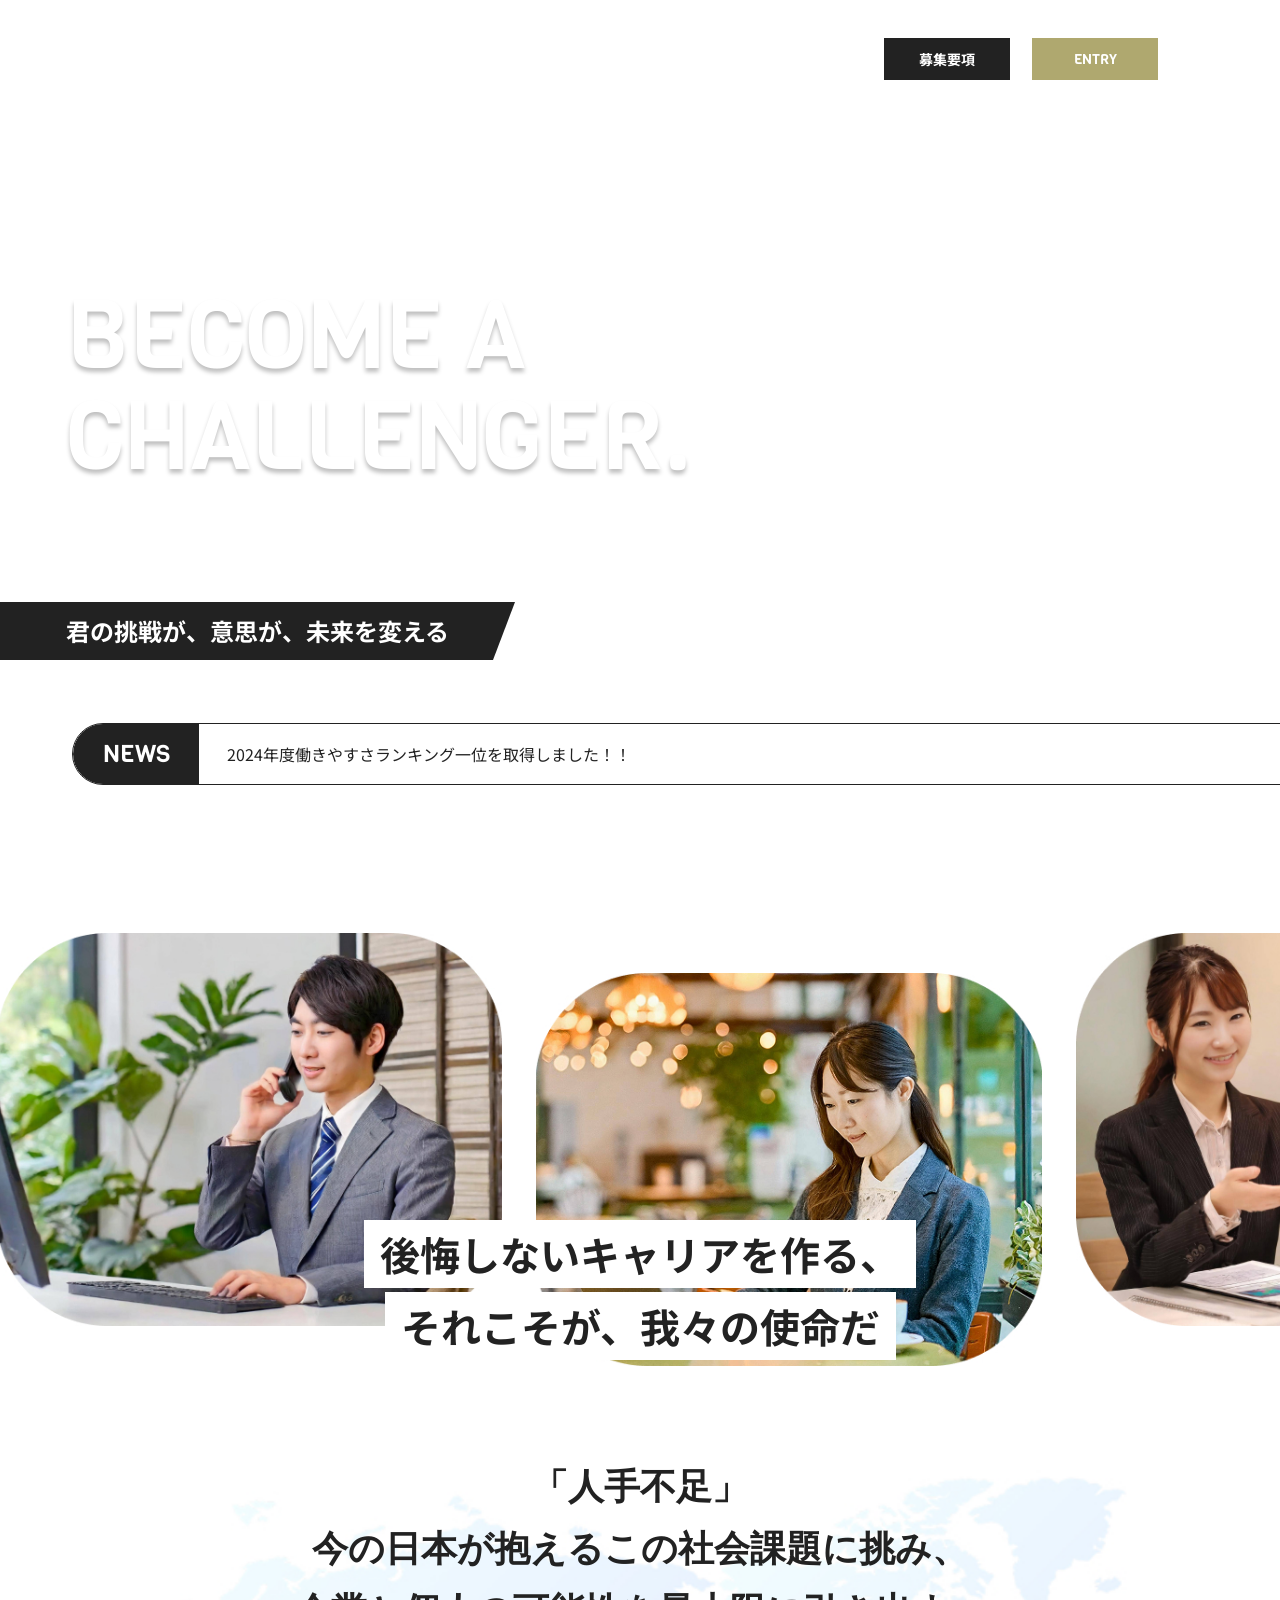
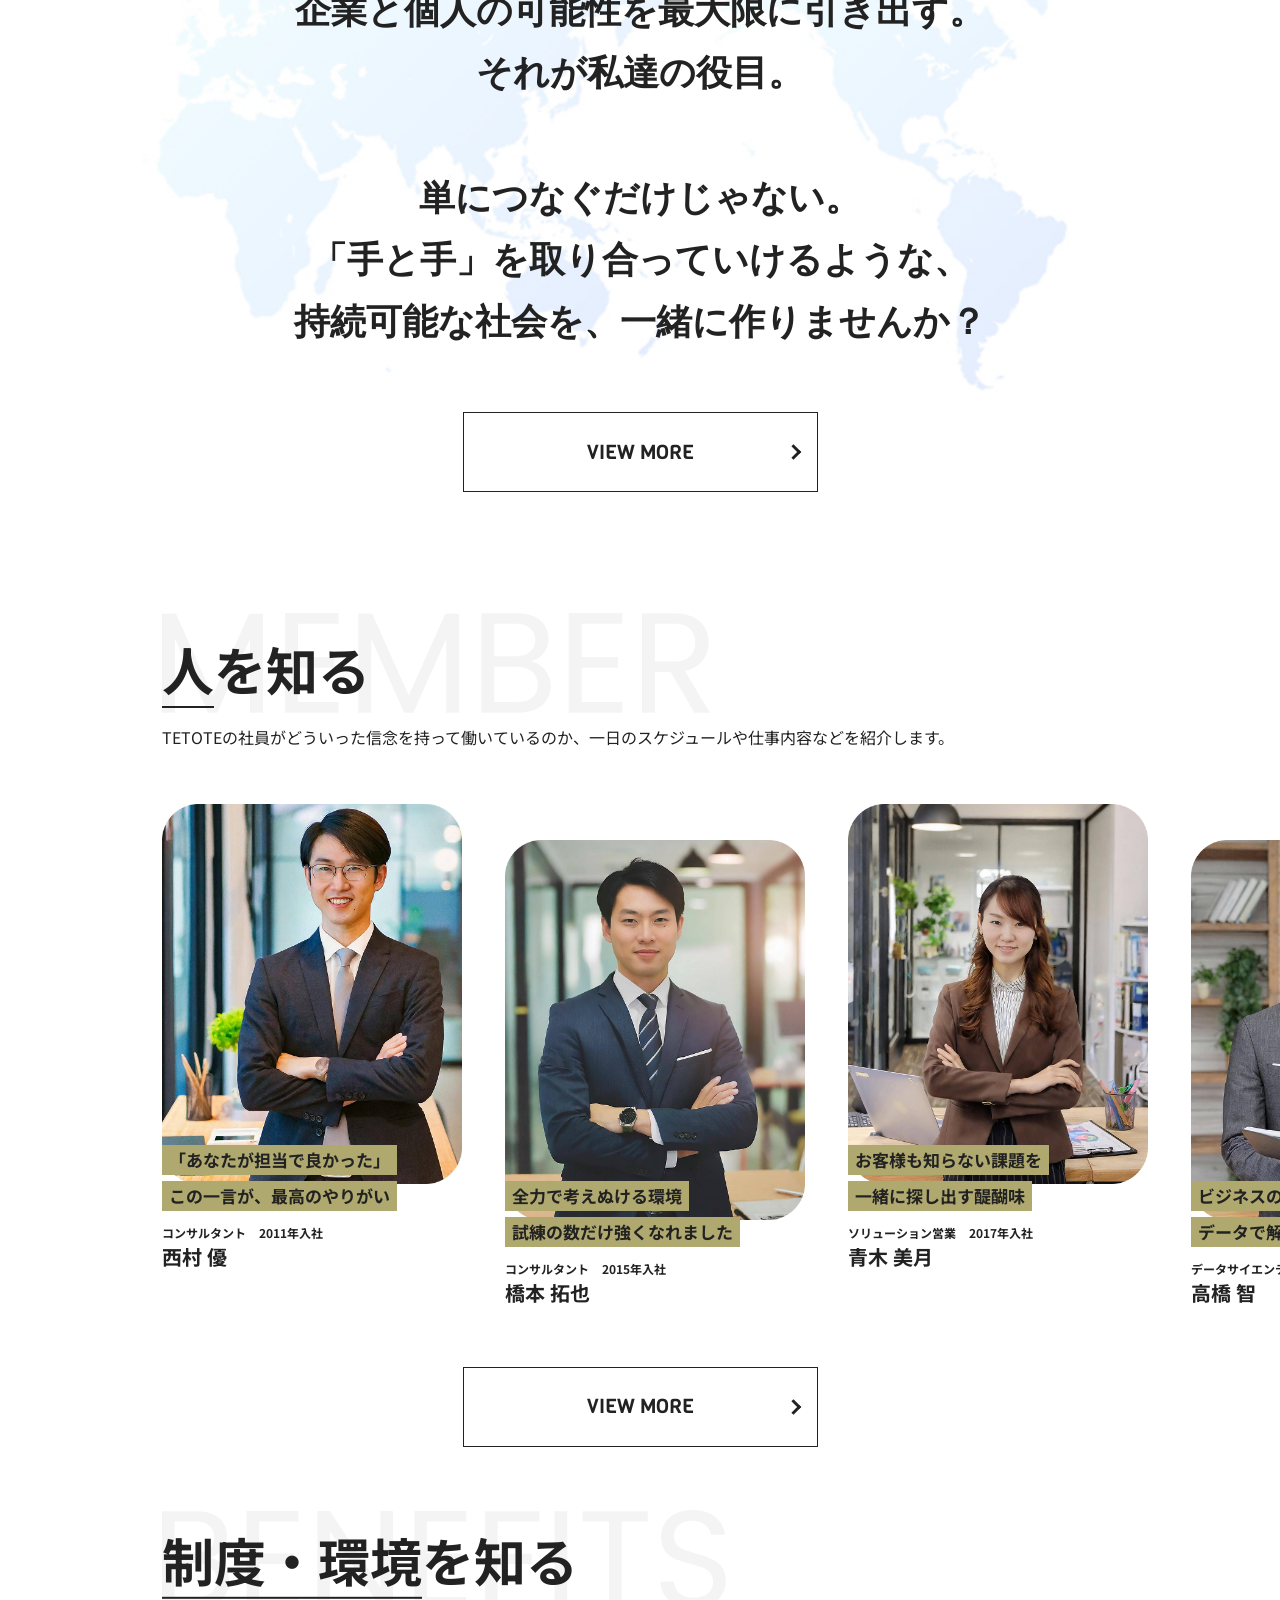
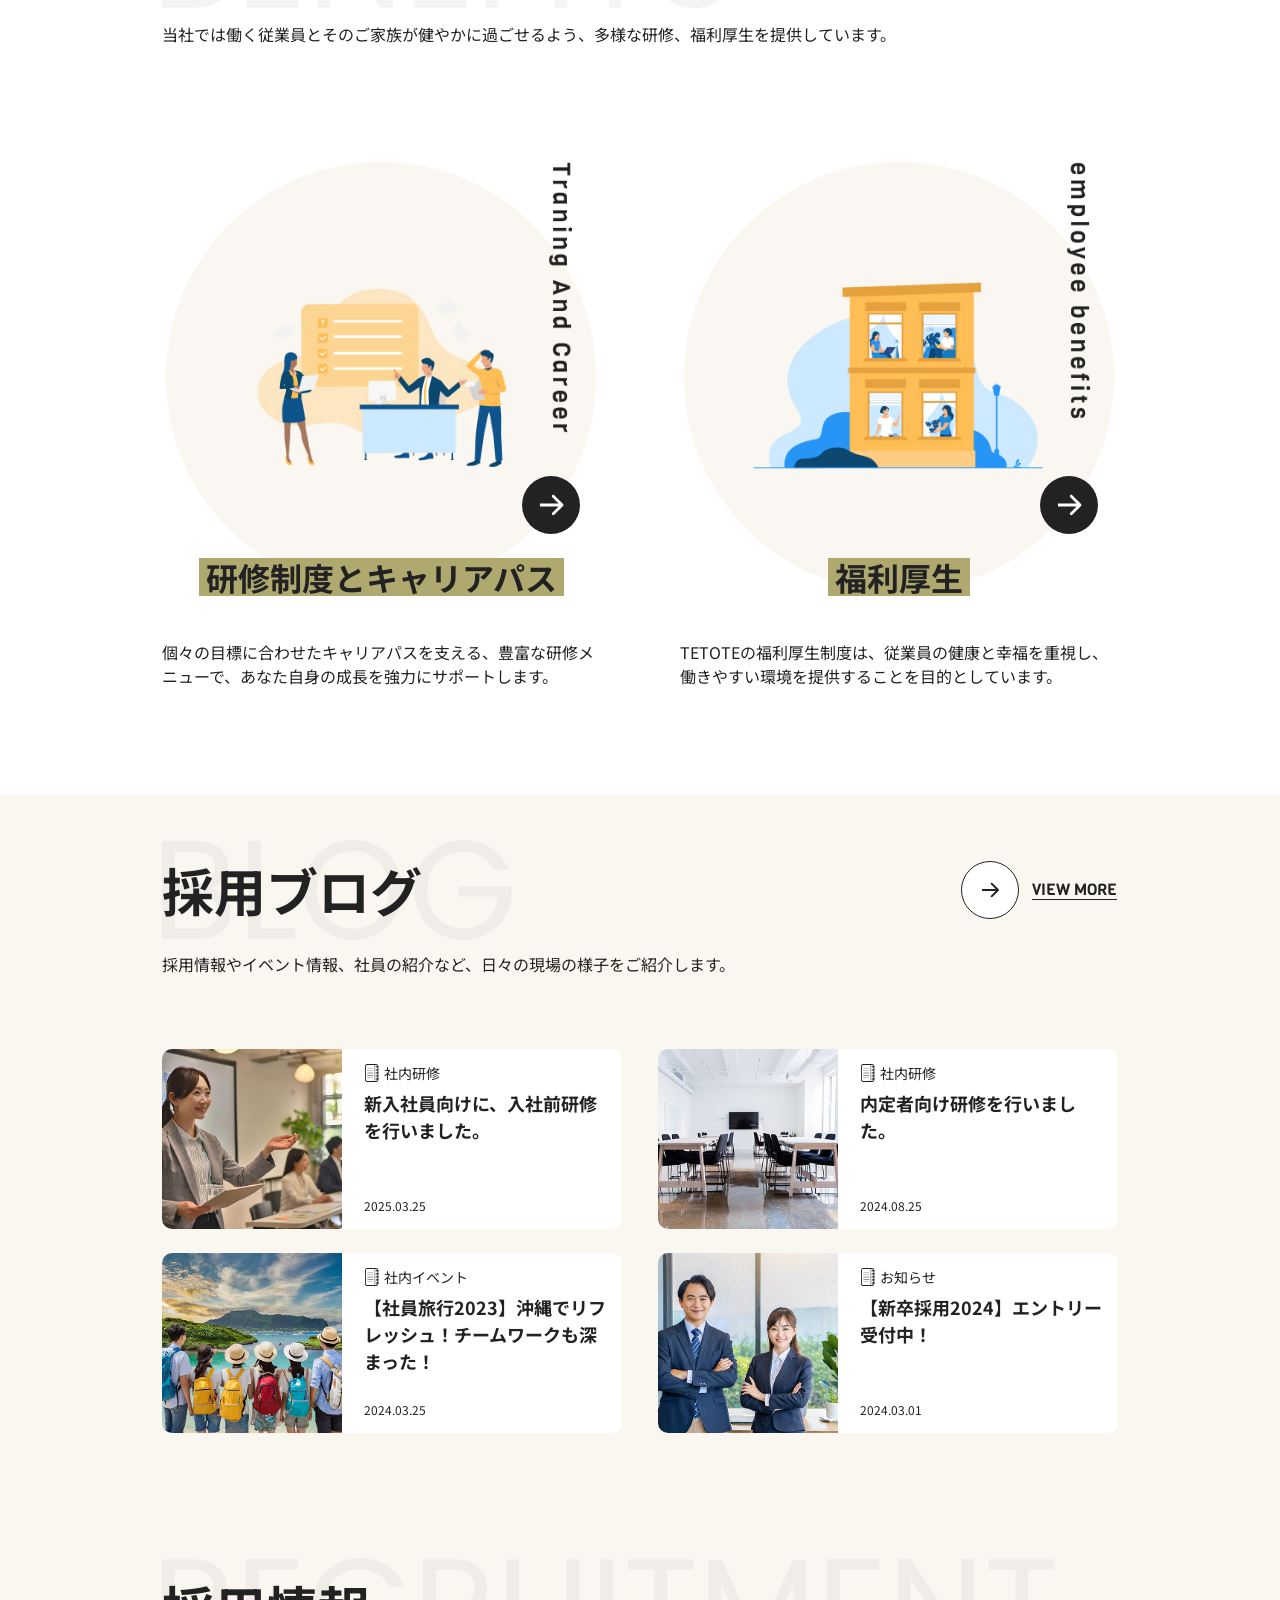
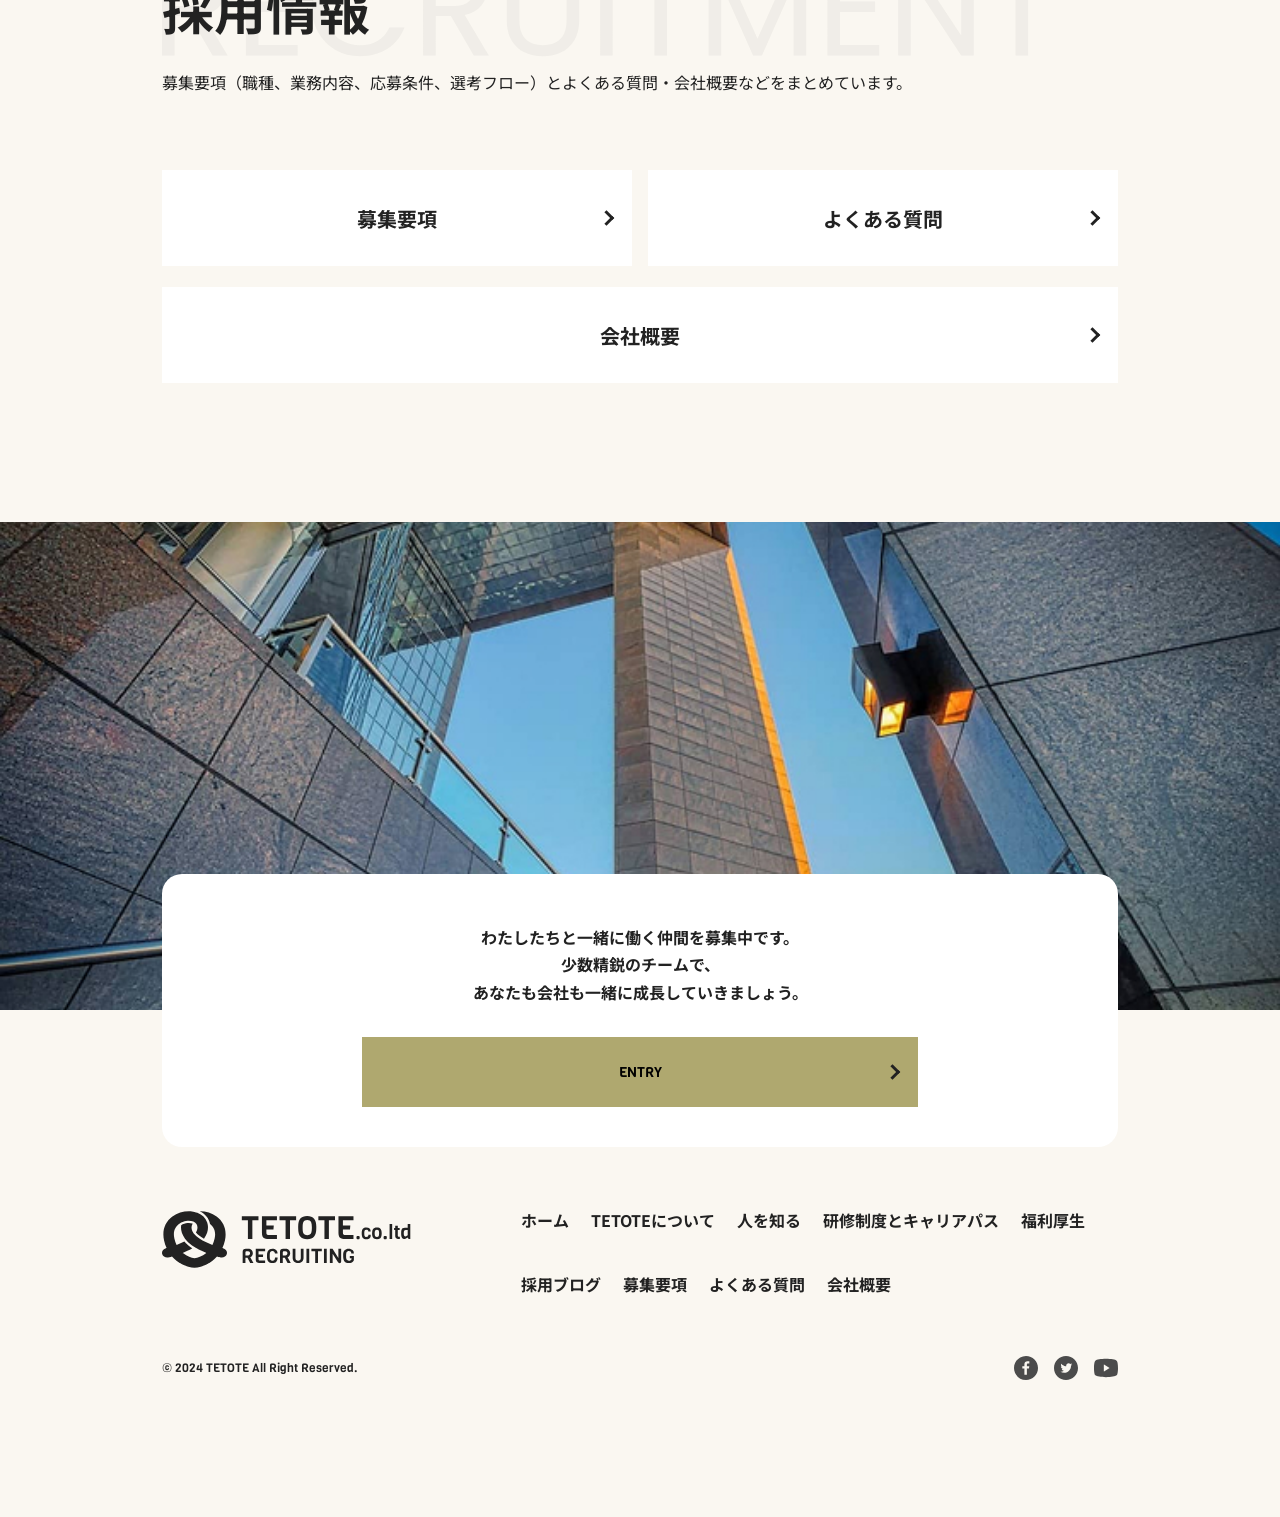
<file: index.html>
<!DOCTYPE html>
<html lang="ja">

<head>
    <meta charset="UTF-8">
    <meta name="viewport" content="width=device-width, initial-scale=1.0">
    <link rel="icon" href="./img/favicon.svg" type="image/svg+xml">
    <title>採用特設サイト | 株式会社TETOTE</title>
    <meta name="description" content="テクノロジーで社会課題を解決する、AIやビッグデータ分析などの技術を活用した社会課題解決サービスを提供するTETOTEの採用サイト。">
    <link rel="preconnect" href="https://fonts.googleapis.com">
    <link rel="preconnect" href="https://fonts.gstatic.com" crossorigin>
    <link href="https://fonts.googleapis.com/css2?family=Inter:wght@700&family=Noto+Sans+JP:wght@400;700&family=Viga&display=swap" rel="stylesheet">
    <link rel="stylesheet" href="style.css">
</head>

<body>
    <!-- MVここから -->
    <section class="mv">
        <figure class="mv__img">
            <img class="mv__img-sp" src="./img/mv__img.jpg" alt="働く社員">
            <img class="mv__img-pc mv__img-pc--01" src="./img/mv__pc__img01.jpg" alt="働く社員">
            <img class="mv__img-pc mv__img-pc--02" src="./img/mv__pc__img02.jpg" alt="打ち合わせをする社員">
        </figure>

        <header class="header">
            <div class="header__inner">
                <h1 class="header__logo"><img src="./img/header__logo.svg" alt="TETOTE RECRUITING"></h1>
                <div class="header__actions">
                    <a class="header__requirements" href="./details.html">募集要項</a>
                    <a class="header__entry" href="./entry.html">ENTRY</a>
                </div>
                <button class="hamburger" type="button" aria-label="メニューを開く" aria-expanded="false" aria-controls="global-menu">
                    <img src="./img/hamburger__menu.svg" alt="">
                </button>
            </div>
        </header>
<!-- ドロワーメニュー -->
        <div class="global-menu" id="global-menu" aria-hidden="true">
            <div class="global-menu__header">
                <a href="./index.html" aria-label="トップページへ戻る"><img class="global-menu__logo" src="./img/footer__logo.svg" alt="TETOTE RECRUITING"></a>
                <div class="global-menu__header-buttons">
                    <a href="./details.html">募集要項</a>
                    <a href="./entry.html">ENTRY</a>
                </div>
                <button class="global-menu__close" type="button" aria-label="メニューを閉じる">
                    <span></span>
                    <span></span>
                </button>
            </div>

            <div class="global-menu__content">
                <img class="global-menu__center-logo" src="./img/footer__logo.svg" alt="TETOTE RECRUITING">
                <div class="global-menu__panel">
                    <nav class="global-menu__nav" aria-label="メインメニュー">
                        <a href="./about-us.html"><span>ABOUT US</span><small>TETOTEについて</small></a>
                        <a href="./staff.html"><span>STAFF</span><small>社員について</small></a>
                        <a href="./blog.html"><span>BLOG</span><small>採用ブログ</small></a>
                        <a href="./benefits.html"><span>BENEFITS</span><small>福利厚生について</small></a>
                        <a href="./career.html"><span>CARRER</span><small>研修制度とキャリアパス</small></a>
                        <a href="./faq.html"><span>FAQ</span><small>よくある質問</small></a>
                    </nav>

                    <div class="global-menu__buttons">
                        <a class="global-menu__requirements" href="./details.html">募集要項</a>
                        <a class="global-menu__entry" href="./entry.html">ENTRY</a>
                    </div>
                </div>
            </div>
        </div>
<!-- ドロワーメニューここまで -->
        <div class="mv__copy">
            <p class="mv__copy-en">BECOME A<br>CHALLENGER.</p>
            <p class="mv__copy-ja">君の挑戦が、意思が、未来を変える</p>
        </div>

        <div class="news">
            <p class="news__label">NEWS</p>
            <p class="news__txt">2024年度働きやすさランキング一位を取得し<br>ました！！</p>
        </div>
    </section>
    <!-- MVここまで -->

    <main>
        <!-- キャリアここから -->
        <section class="career">
            <div class="career__visual">
                <ul class="career__slides">
                    <li class="career__slide"><img src="./img/slide01.jpg" alt=""></li>
                    <li class="career__slide"><img src="./img/slide02.jpg" alt=""></li>
                    <li class="career__slide"><img src="./img/slide03.jpg" alt=""></li>
                    <li class="career__slide" aria-hidden="true"><img src="./img/slide01.jpg" alt=""></li>
                    <li class="career__slide" aria-hidden="true"><img src="./img/slide02.jpg" alt=""></li>
                    <li class="career__slide" aria-hidden="true"><img src="./img/slide03.jpg" alt=""></li>
                    <li class="career__slide" aria-hidden="true"><img src="./img/slide01.jpg" alt=""></li>
                    <li class="career__slide" aria-hidden="true"><img src="./img/slide02.jpg" alt=""></li>
                    <li class="career__slide" aria-hidden="true"><img src="./img/slide03.jpg" alt=""></li>
                    <li class="career__slide" aria-hidden="true"><img src="./img/slide01.jpg" alt=""></li>
                    <li class="career__slide" aria-hidden="true"><img src="./img/slide02.jpg" alt=""></li>
                    <li class="career__slide" aria-hidden="true"><img src="./img/slide03.jpg" alt=""></li>
                </ul>
                <h2 class="career__ttl"><span>後悔しないキャリアを作る、</span><br><span>それこそが、我々の使命だ</span></h2>
            </div>

            <div class="career__inner">
                <div class="career__description">
                    <div class="career__txt career__txt--first">
                        <img src="./img/map01.jpg" alt="日本地図">
                        <p>「人手不足」<br>今の日本が抱えるこの社会課題に挑み、<br>企業と個人の可能性を最大限に引き出す。<br>それが私達の役目。</p>
                    </div>
                    <p class="career__txt">単につなぐだけじゃない。<br>「手と手」を取り合っていけるような、<br><span class="career__line-nowrap">持続可能な社会を、一緒に作りませんか？</span></p>
                </div>

                <a class="button" href="#">VIEW MORE<img src="./img/Arrow Button.svg" alt=""></a>
            </div>
        </section>
        <!-- キャリアここまで -->

        <!-- メンバーここから -->
        <section class="member">
            <div class="member__inner">
                <div class="section__heading section__heading--member">
                    <img src="./img/MEMBER.svg" alt="MEMBER">
                    <h2><span>人</span>を知る</h2>
                </div>
                <p class="section__lead">TETOTEの社員がどういった信念を持って働いているのか、<br>一日のスケジュールや仕事内容などを紹介します。</p>
            </div>

            <div class="member__carousel">
                <ul class="member__list">
                    <li class="member__slot">
                        <article class="member__card">
                            <a href="./staff-detail.html">
                                <div class="member__visual"><img src="./img/syain01.jpg" alt="西村 優"><p><span>「あなたが担当で良かった」</span><br><span>この一言が、最高のやりがい</span></p></div>
                                <div class="member__profile"><p><span>コンサルタント</span><span>2011年入社</span></p><h3>西村 優</h3></div>
                            </a>
                        </article>
                    </li>
                    <li class="member__slot member__slot--down">
                        <article class="member__card">
                            <a href="./staff-detail.html?member=hashimoto">
                            <div class="member__visual"><img src="./img/syain02.jpg" alt="橋本 拓也"><p><span>全力で考えぬける環境</span><br><span>試練の数だけ強くなれました</span></p></div>
                            <div class="member__profile"><p><span>コンサルタント</span><span>2015年入社</span></p><h3>橋本 拓也</h3></div>
                            </a>
                        </article>
                    </li>
                    <li class="member__slot">
                        <article class="member__card">
                            <a href="./staff-detail.html?member=aoki">
                            <div class="member__visual"><img src="./img/syain03.jpg" alt="青木 美月"><p><span>お客様も知らない課題を</span><br><span>一緒に探し出す醍醐味</span></p></div>
                            <div class="member__profile"><p><span>ソリューション営業</span><span>2017年入社</span></p><h3>青木 美月</h3></div>
                            </a>
                        </article>
                    </li>
                    <li class="member__slot member__slot--down">
                        <article class="member__card">
                            <a href="./staff-detail.html?member=takahashi">
                            <div class="member__visual"><img src="./img/syain04.jpg" alt="高橋 智"><p><span>ビジネスの課題を</span><br><span>データで解決する醍醐味</span></p></div>
                            <div class="member__profile"><p><span>データサイエンティスト</span><span>2002年入社</span></p><h3>高橋 智</h3></div>
                            </a>
                        </article>
                    </li>
                    <li class="member__slot">
                        <article class="member__card">
                            <a href="./staff-detail.html?member=takada">
                            <div class="member__visual"><img src="./img/syain05.jpg" alt="高田 凛"><p><span>どんな難解な案件も</span><br><span>チームで突破できる強い連携</span></p></div>
                            <div class="member__profile"><p><span>コンサルタント</span><span>2006年入社</span></p><h3>高田 凛</h3></div>
                            </a>
                        </article>
                    </li>
                    <li class="member__slot member__slot--down">
                        <article class="member__card">
                            <a href="./staff-detail.html?member=tachibana">
                            <div class="member__visual"><img src="./img/syain06.jpg" alt="橘 光"><p><span>お客様と一緒に開発</span><br><span>豊富なプライム案件が魅力です</span></p></div>
                            <div class="member__profile"><p><span>システム事業部課長</span><span>2007年入社</span></p><h3>橘 光</h3></div>
                            </a>
                        </article>
                    </li>
                </ul>
            </div>
            <div class="member__inner">
                <a class="button" href="./staff.html">VIEW MORE<img src="./img/Arrow Button.svg" alt=""></a>
            </div>
        </section>
        <!-- メンバーここまで -->

        <!-- 福利厚生ここから -->
        <section class="benefits">
            <div class="section__heading section__heading--benefits">
                <img src="./img/BENEFITS.svg" alt="BENEFITS">
                <h2><span>制度・環境</span>を知る</h2>
            </div>
            <p class="section__lead">当社では働く従業員とそのご家族が健やかに過ごせるよう、多様な研修、福利厚生を提供しています。</p>

            <ul class="benefits__list">
                <li class="benefits__item">
                    <a class="benefits__link" href="./career.html">
                        <div class="benefits__card">
                            <div class="benefits__visual"><img src="./img/Benefit Visual__01.jpg" alt="研修制度とキャリアパス"><img class="benefits__arrow" src="./img/Arrow Button.svg" alt=""></div>
                            <h3>研修制度とキャリアパス</h3>
                        </div>
                        <p>個々の目標に合わせたキャリアパスを支える、豊富な研修メニューで、あなた自身の成長を強力にサポートします。</p>
                    </a>
                </li>
                <li class="benefits__item">
                    <a class="benefits__link" href="./benefits.html">
                        <div class="benefits__card">
                            <div class="benefits__visual"><img src="./img/Benefit Visual__02.jpg" alt="福利厚生"><img class="benefits__arrow" src="./img/Arrow Button.svg" alt=""></div>
                            <h3>福利厚生</h3>
                        </div>
                        <p>TETOTEの福利厚生制度は、従業員の健康と幸福を重視し、働きやすい環境を提供することを目的としています。</p>
                    </a>
                </li>
            </ul>
        </section>
        <!-- 福利厚生ここまで -->

        <!-- 採用エリアここから -->
        <div class="recruitment-area">
            <section class="blog">
                <div class="section__heading section__heading--blog">
                    <img src="./img/BLOG.svg" alt="BLOG">
                    <h2>採用ブログ</h2>
                </div>
                <p class="section__lead">採用情報やイベント情報、社員の紹介など、<br>日々の現場の様子をご紹介します。</p>

                <ul class="blog__list">
                    <li class="blog__item"><img src="./img/blog01.jpg" alt=""><div class="blog__cont"><div><p class="blog__category"><img src="./img/blog__icon.svg" alt="">社内研修</p><h3><a href="./blog-detail.html">新入社員向けに、入社前研修を行いました。</a></h3></div><time datetime="2025-03-25">2025.03.25</time></div></li>
                    <li class="blog__item"><img src="./img/blog02.jpg" alt=""><div class="blog__cont"><div><p class="blog__category"><img src="./img/blog__icon.svg" alt="">社内研修</p><h3><a href="./blog-detail.html?article=offer-training">内定者向け研修を行いました。</a></h3></div><time datetime="2024-08-25">2024.08.25</time></div></li>
                    <li class="blog__item"><img src="./img/blog03.jpg" alt=""><div class="blog__cont"><div><p class="blog__category"><img src="./img/blog__icon.svg" alt="">社内イベント</p><h3><a href="./blog-detail.html?article=company-trip">【社員旅行2023】沖縄でリフレッシュ！チームワークも深まった！</a></h3></div><time datetime="2024-03-25">2024.03.25</time></div></li>
                    <li class="blog__item"><img src="./img/blog04.jpg" alt=""><div class="blog__cont"><div><p class="blog__category"><img src="./img/blog__icon.svg" alt="">お知らせ</p><h3><a href="./blog-detail.html?article=recruit-2024">【新卒採用2024】エントリー受付中！</a></h3></div><time datetime="2024-03-01">2024.03.01</time></div></li>
                </ul>

                <a class="view-more" href="./blog.html"><img src="./img/Arrow Button__2.svg" alt=""><span>VIEW MORE</span></a>
            </section>

            <section class="recruitment">
                <div class="section__heading section__heading--recruitment">
                    <img src="./img/RECRUITMENT.svg" alt="RECRUITMENT">
                    <h2>採用情報</h2>
                </div>
                <p class="section__lead">募集要項（職種、業務内容、応募条件、選考フロー）とよくある質問・会社概要などをまとめています。</p>
                <ul class="recruitment__list">
                    <li><a href="./details.html">募集要項<img src="./img/Arrow Button.svg" alt=""></a></li>
                    <li><a href="./faq.html">よくある質問<img src="./img/Arrow Button.svg" alt=""></a></li>
                    <li><a href="#">会社概要<img src="./img/Arrow Button.svg" alt=""></a></li>
                </ul>
            </section>
        </div>
        <!-- 採用エリアここまで -->
    </main>

    <!-- フッターここから -->
    <footer class="footer">
        <section class="entry">
            <figure class="entry__img"><img src="./img/cta 1.jpg" alt=""></figure>
            <div class="entry__card">
                <p>わたしたちと一緒に働く仲間を募集中です。<br>少数精鋭のチームで、<br>あなたも会社も一緒に成長していきましょう。</p>
                <a href="#">ENTRY<img src="./img/Arrow Button.svg" alt=""></a>
            </div>
        </section>

        <div class="footer__content">
            <nav class="footer__nav">
                <a href="./index.html">ホーム</a><a href="./about-us.html">TETOTEについて</a><a href="./staff.html">人を知る</a><a href="./career.html">研修制度とキャリアパス</a><a href="./benefits.html">福利厚生</a><a href="./blog.html">採用ブログ</a><a href="./details.html">募集要項</a><a href="./faq.html">よくある質問</a><a href="#">会社概要</a>
            </nav>

            <div class="footer__brand">
                <div class="footer__sns"><a href="#"><img src="./img/icon__FACEBOOK.svg" alt="Facebook"></a><a href="#"><img src="./img/icon__twitter.svg" alt="X"></a><a href="#"><img src="./img/icon__youtube.svg" alt="YouTube"></a></div>
                <img class="footer__logo" src="./img/footer__logo.svg" alt="TETOTE RECRUITING">
            </div>
            <small>© 2024 TETOTE All Right Reserved.</small>
        </div>
    </footer>
    <!-- フッターここまで -->
    <script src="./script.js"></script>
</body>

</html>
</file>
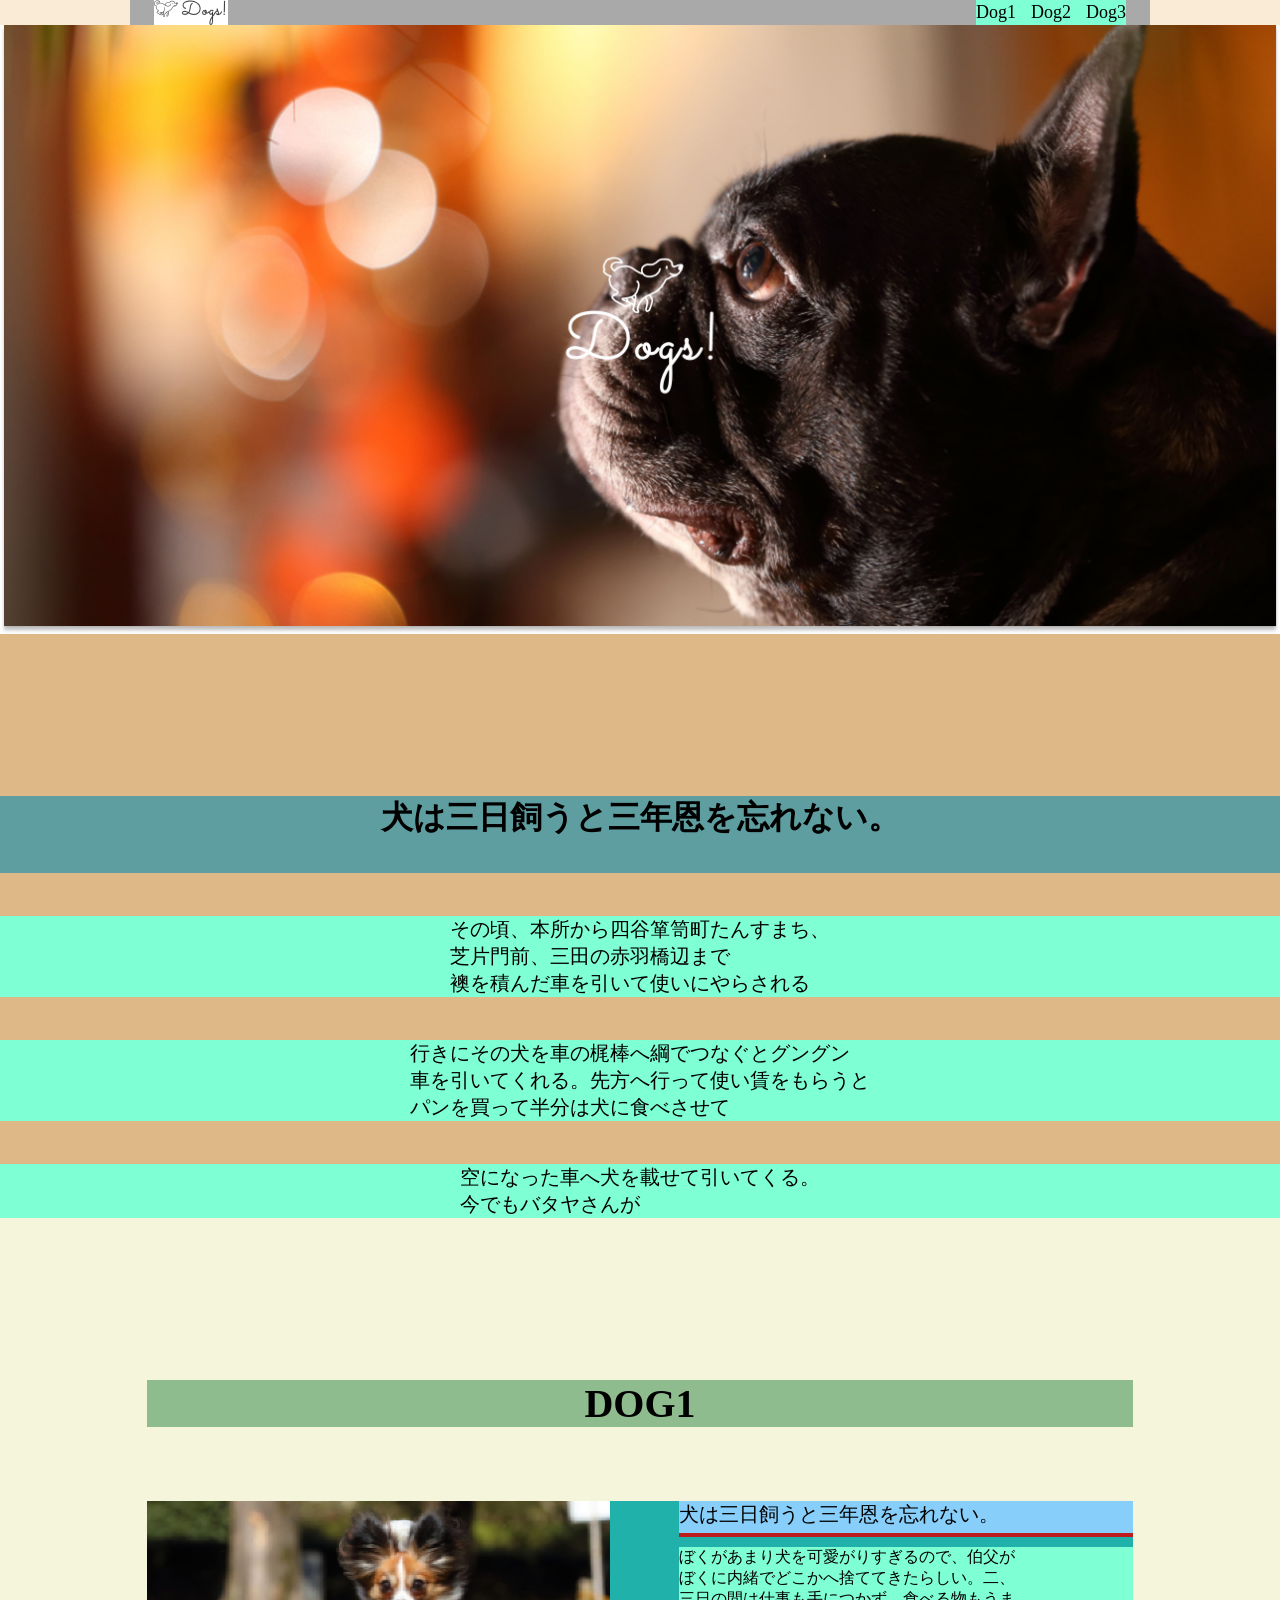
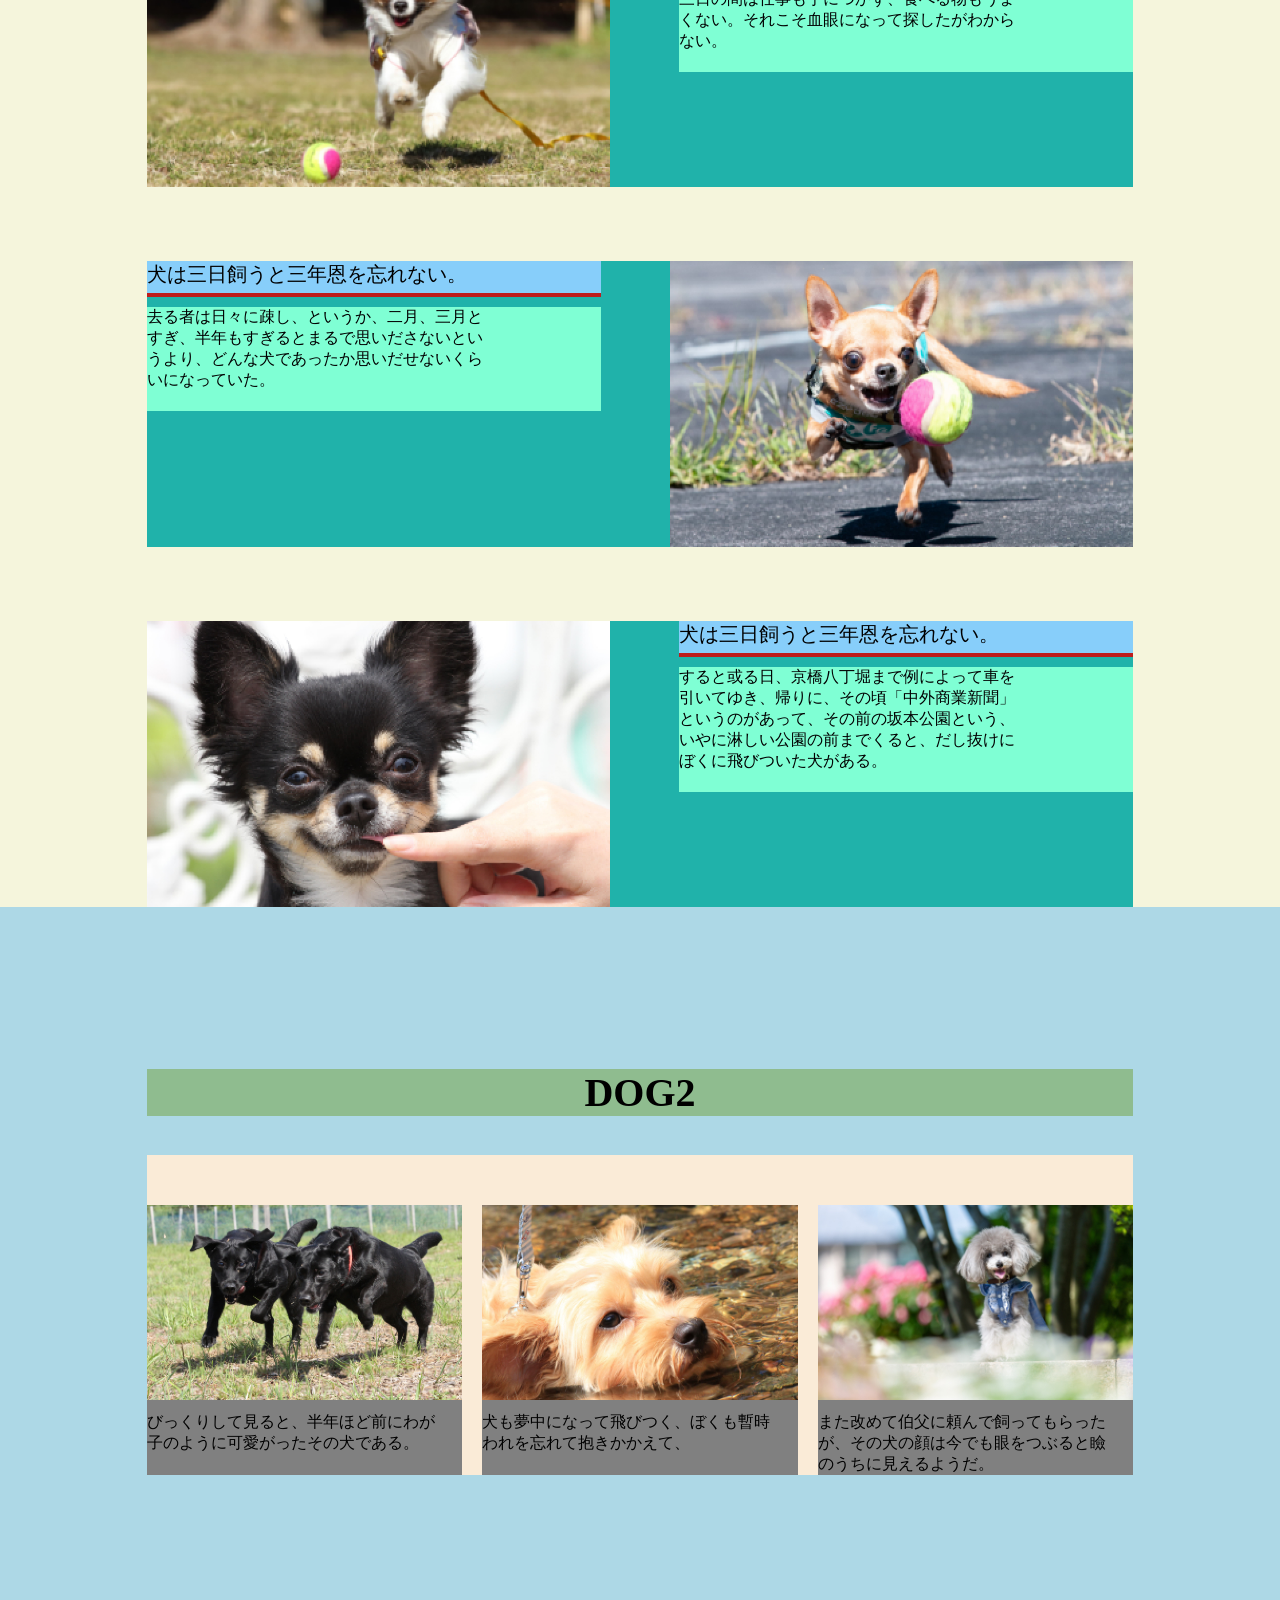
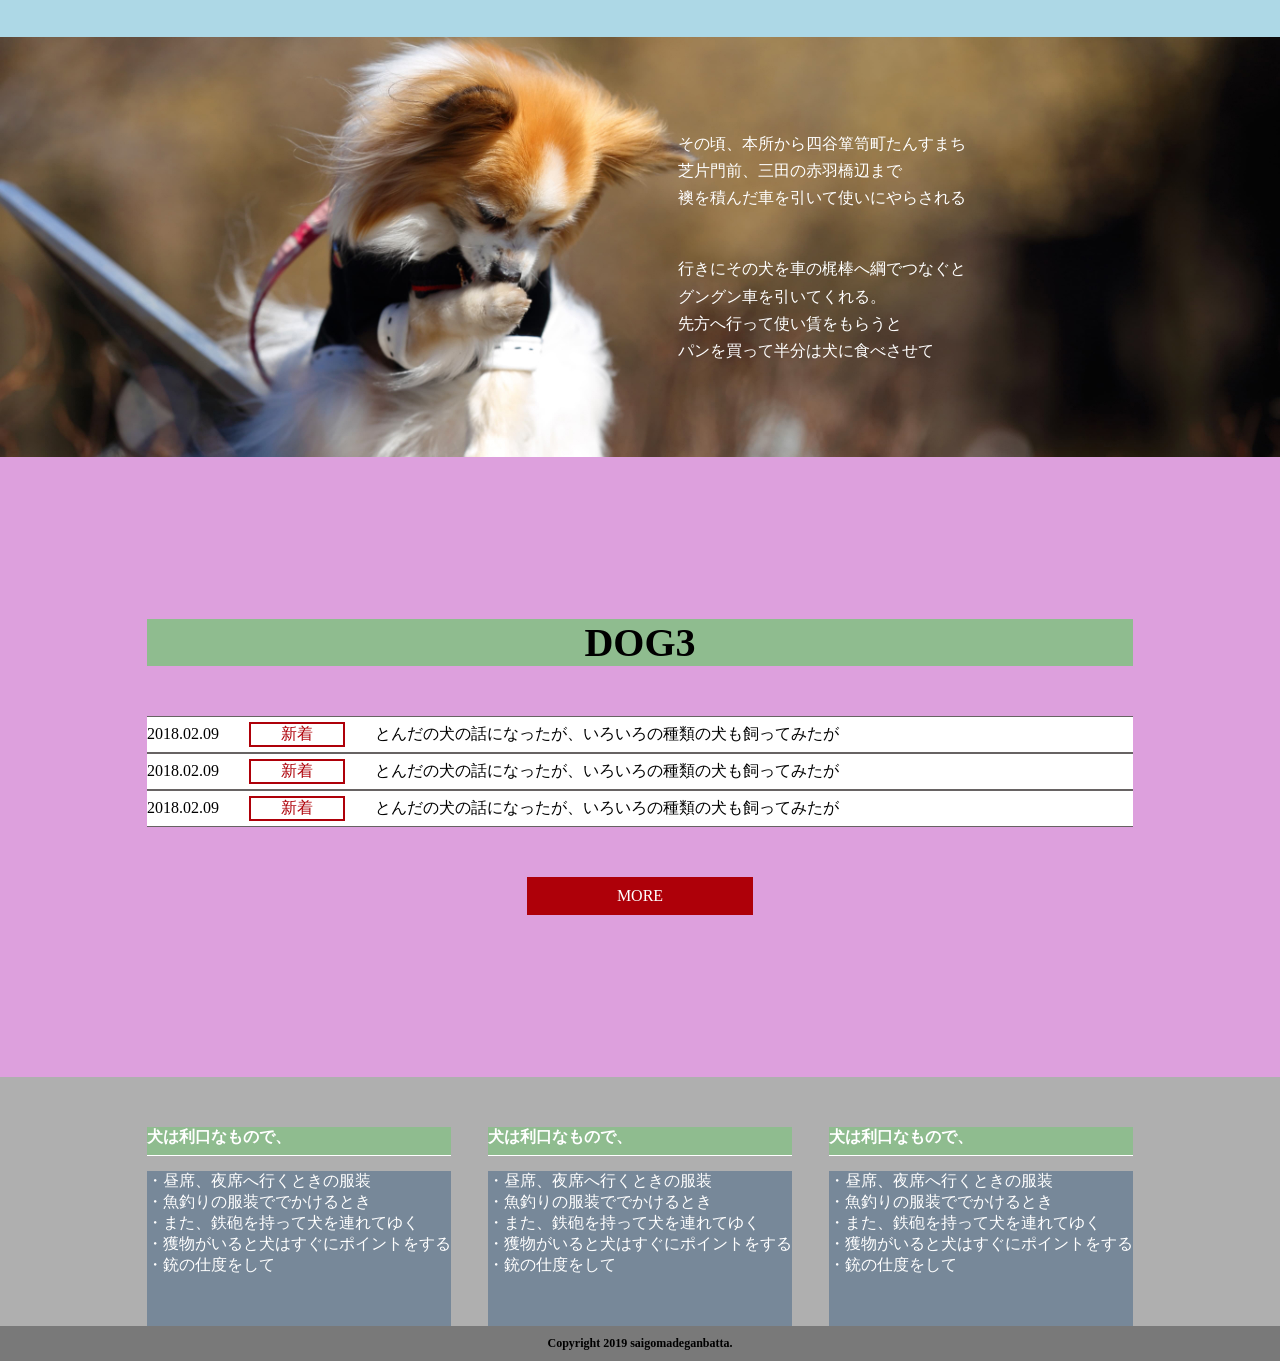
<file: コーディング犬/Index.html>
<!DOCTYPE html>
<html lang="ja">

<head>
    <meta charset="UTF-8">
    <meta name="viewport" content="width=device-width, initial-scale=1.0">
    <title>コーディング犬</title>
    <meta name="description" content="練習する">
    <link rel="stylesheet" href="style.css">
</head>

<body>

    <!-- ヘッダーここから -->
    <header class="header">
        <div class="header__inner">
            <h1 class="header__logo">
                <img src="img/header__logo.jpg" alt="Dog logo">
            </h1>
            <button class="hamburger" type="button" aria-label="メニューを開く" aria-controls="global-nav" aria-expanded="false">
                <span class="hamburger__line"></span>
                <span class="hamburger__line"></span>
                <span class="hamburger__line"></span>
            </button>
            <ul class="header__list" id="global-nav">
                <li class="header__item">Dog1</li>
                <li class="header__item">Dog2</li>
                <li class="header__item">Dog3</li>
            </ul>
        </div>
    </header>

    <!-- ＭＶ -->
    <figure class="mv">
        <picture>
            <source media="(max-width: 768px)" srcset="./img/mv__sp.jpg">
            <img src="./img/mv__pc.jpg">
        </picture>
    </figure>

    <!-- ｄｅｓｋ -->
    <section class="desk">
        <h3 class="sec__ttl">犬は三日飼うと三年恩を忘れない。</h2>
            <ul class="desk__list">
                <li class="desk__item">その頃、本所から四谷箪笥町たんすまち、<br>芝片門前、三田の赤羽橋辺まで<br>襖を積んだ車を引いて使いにやらされる</li>
                <li class="desk__item">行きにその犬を車の梶棒へ綱でつなぐとグングン<br>車を引いてくれる。先方へ行って使い賃をもらうと<br>パンを買って半分は犬に食べさせて<br></li>
                <li class="desk__item">空になった車へ犬を載せて引いてくる。<br>今でもバタヤさんが<br></li>
            </ul>
    </section>

    <!-- Dog1 -->
    <section class="Dog1">
        <h2 class="sec__ttl">DOG1</h2>
        <ul class="Dog__list">
            <li class="Dog1__item">
                <figure class="dog1__img"><img src="./img/dog_img_01.jpg" alt="dog1__img"></figure>
                <div class="dog1__cont">
                    <div class="dog1__ttl">犬は三日飼うと三年恩を忘れない。</div>
                    <div class="dog1__txt"> ぼくがあまり犬を可愛がりすぎるので、伯父が<br>
                        ぼくに内緒でどこかへ捨ててきたらしい。二、<br>
                        三日の間は仕事も手につかず、食べる物もうま<br>
                        くない。それこそ血眼になって探したがわから<br>
                        ない。
                    </div>
                </div>
            </li>
            <li class="Dog1__item">
                <figure class="dog1__img"><img src="./img/dog_img_02.jpg" alt="dog1__img"></figure>
                <div class="dog1__cont">
                    <div class="dog1__ttl">犬は三日飼うと三年恩を忘れない。</div>
                    <div class="dog1__txt">去る者は日々に疎し、というか、二月、三月と<br>
                        すぎ、半年もすぎるとまるで思いださないとい<br>
                        うより、どんな犬であったか思いだせないくら<br>
                        いになっていた。
                    </div>
                </div>
            </li>
            <li class="Dog1__item">
                <figure class="dog1__img"><img src="./img/dog_img_03.jpg" alt="dog1__img"></figure>
                <div class="dog1__cont">
                    <div class="dog1__ttl">犬は三日飼うと三年恩を忘れない。</div>
                    <div class="dog1__txt">すると或る日、京橋八丁堀まで例によって車を<br>
                        引いてゆき、帰りに、その頃「中外商業新聞」<br>
                        というのがあって、その前の坂本公園という、<br>
                        いやに淋しい公園の前までくると、だし抜けに<br>
                        ぼくに飛びついた犬がある。
                    </div>
                </div>
            </li>
        </ul>
    </section>

    <!-- Dog2 -->
    <section class="Dog2">
        <h2 class="sec__ttl">DOG2</h2>
        <ul class="dog2__list">
            <li class="dog2__item">
                <figure class="dog2__img"><img src="./img/dog_img_04.jpg" alt="dog2__img"></figure>
                <p>びっくりして見ると、半年ほど前にわが <br>
                    子のように可愛がったその犬である。</p>
            </li>
            <li class="dog2__item">
                <figure class="dog2__img"><img src="./img/dog_img_05.jpg" alt="dog2__img"></figure>
                <p>犬も夢中になって飛びつく、ぼくも暫時 <br>
                    われを忘れて抱きかかえて、</p>
            </li>
            <li class="dog2__item">
                <figure class="dog2__img"><img src="./img/dog_img_06.jpg" alt="dog2__img"></figure>
                <p>また改めて伯父に頼んで飼ってもらった <br>
                    が、その犬の顔は今でも眼をつぶると瞼<br>
                    のうちに見えるようだ。</p>
            </li>
        </ul>
    </section>

    <!-- middle -->
    <!-- <section class="middle"> -->
    <!-- <figure class="middle"><img src="./img/dog2__mv__sp.jpg" alt=""></figure> -->
    <!-- </section> -->

    <!-- <figure class="middle"> -->
    <!-- <picture> -->
    <!-- <source media="(max-width: 768px)" srcset="./img/middle_sp.jpg"> -->
    <!-- <img src="./img/middle_pc.jpg"> -->
    <!-- </picture> -->
    <!-- </figure> -->

    <div class="middle">
        <p>その頃、本所から四谷箪笥町たんすまち<br>
            芝片門前、三田の赤羽橋辺まで<br>
            襖を積んだ車を引いて使いにやらされる</p>
        <p>行きにその犬を車の梶棒へ綱でつなぐと<br>
            グングン車を引いてくれる。<br>
            先方へ行って使い賃をもらうと<br>
            パンを買って半分は犬に食べさせて</p>
    </div>



    <!-- Dog3 -->
    <section class="Dog3">
        <h2 class="sec__ttl">DOG3</h2>
        <ul class="dog3__list">
            <li class="dog3__item">
                <div class="dog3__info">
                    <div class="dog3__date">2018.02.09</div>
                    <span class="dog3__new">新着</span>
                </div>
                <div class="dog3__txt">とんだの犬の話になったが、いろいろの種類の犬も飼ってみたが </div>
            </li>

            <li class="dog3__item">
                <div class="dog3__info">
                    <div class="dog3__date">2018.02.09</div>
                    <span class="dog3__new">新着</span>
                </div>
                <div class="dog3__txt">とんだの犬の話になったが、いろいろの種類の犬も飼ってみたが </div>
            </li>

            <li class="dog3__item">
                <div class="dog3__info">
                    <div class="dog3__date">2018.02.09</div>
                    <span class="dog3__new">新着</span>
                </div>
                <div class="dog3__txt">とんだの犬の話になったが、いろいろの種類の犬も飼ってみたが </div>
            </li>


        </ul>
        <p class="btm">MORE</p>
    </section>

    <!-- フッター ここから--> <!-- <div class="contener"></div> -->
    <footer class="footer">
        <ul class="footer__list">
            <li class="footer__item">
                <h4 class="sec__ttl">犬は利口なもので、 </h4>
                <ul class="footer__sub-list">
                    <li class="footer__cont">・昼席、夜席へ行くときの服装</li>
                    <li class="footer__cont">・魚釣りの服装ででかけるとき</li>
                    <li class="footer__cont">・また、鉄砲を持って犬を連れてゆく</li>
                    <li class="footer__cont">・獲物がいると犬はすぐにポイントをする</li>
                    <li class="footer__cont">・銃の仕度をして</li>
                </ul>
            </li>
            <li class="footer__item">
                <h4 class="sec__ttl">犬は利口なもので、 </h4>
                <ul class="footer__sub-list">
                    <li class="footer__cont">・昼席、夜席へ行くときの服装</li>
                    <li class="footer__cont">・魚釣りの服装ででかけるとき</li>
                    <li class="footer__cont">・また、鉄砲を持って犬を連れてゆく</li>
                    <li class="footer__cont">・獲物がいると犬はすぐにポイントをする</li>
                    <li class="footer__cont">・銃の仕度をして</li>
                </ul>
            </li>

            <li class="footer__item">
                <h4 class="sec__ttl">犬は利口なもので、 </h4>
                <ul class="footer__sub-list">
                    <li class="footer__cont">・昼席、夜席へ行くときの服装</li>
                    <li class="footer__cont">・魚釣りの服装ででかけるとき</li>
                    <li class="footer__cont">・また、鉄砲を持って犬を連れてゆく</li>
                    <li class="footer__cont">・獲物がいると犬はすぐにポイントをする</li>
                    <li class="footer__cont">・銃の仕度をして</li>
                </ul>
            </li>
        </ul>
        <h5 class="footer__copy">Copyright 2019 saigomadeganbatta.</h3>
    </footer>




    <script>
        const hamburger = document.querySelector('.hamburger');
        const nav = document.querySelector('.header__list');

        hamburger.addEventListener('click', () => {
            const isOpen = hamburger.classList.toggle('is-open');

            nav.classList.toggle('is-open', isOpen);
            hamburger.setAttribute('aria-expanded', String(isOpen));
            hamburger.setAttribute('aria-label', isOpen ? 'メニューを閉じる' : 'メニューを開く');
        });
    </script>
</body>

</html>
</file>
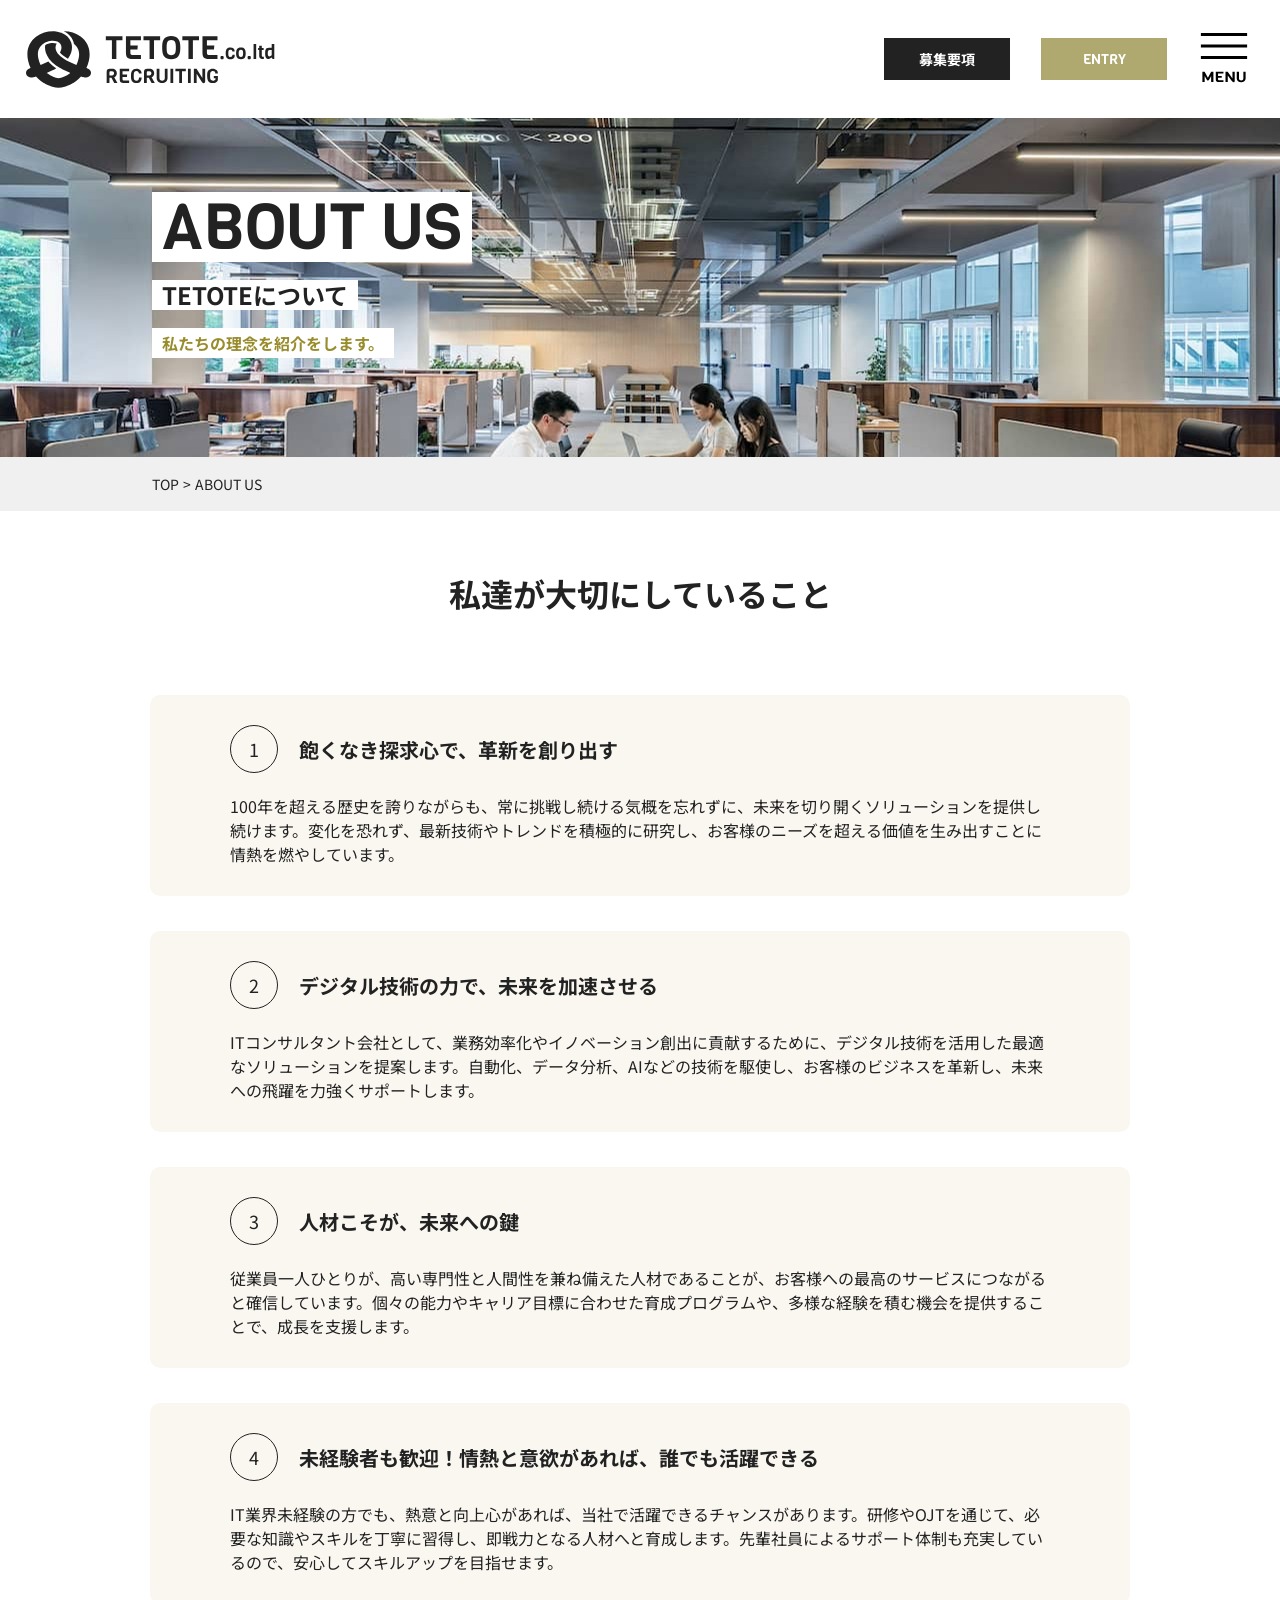
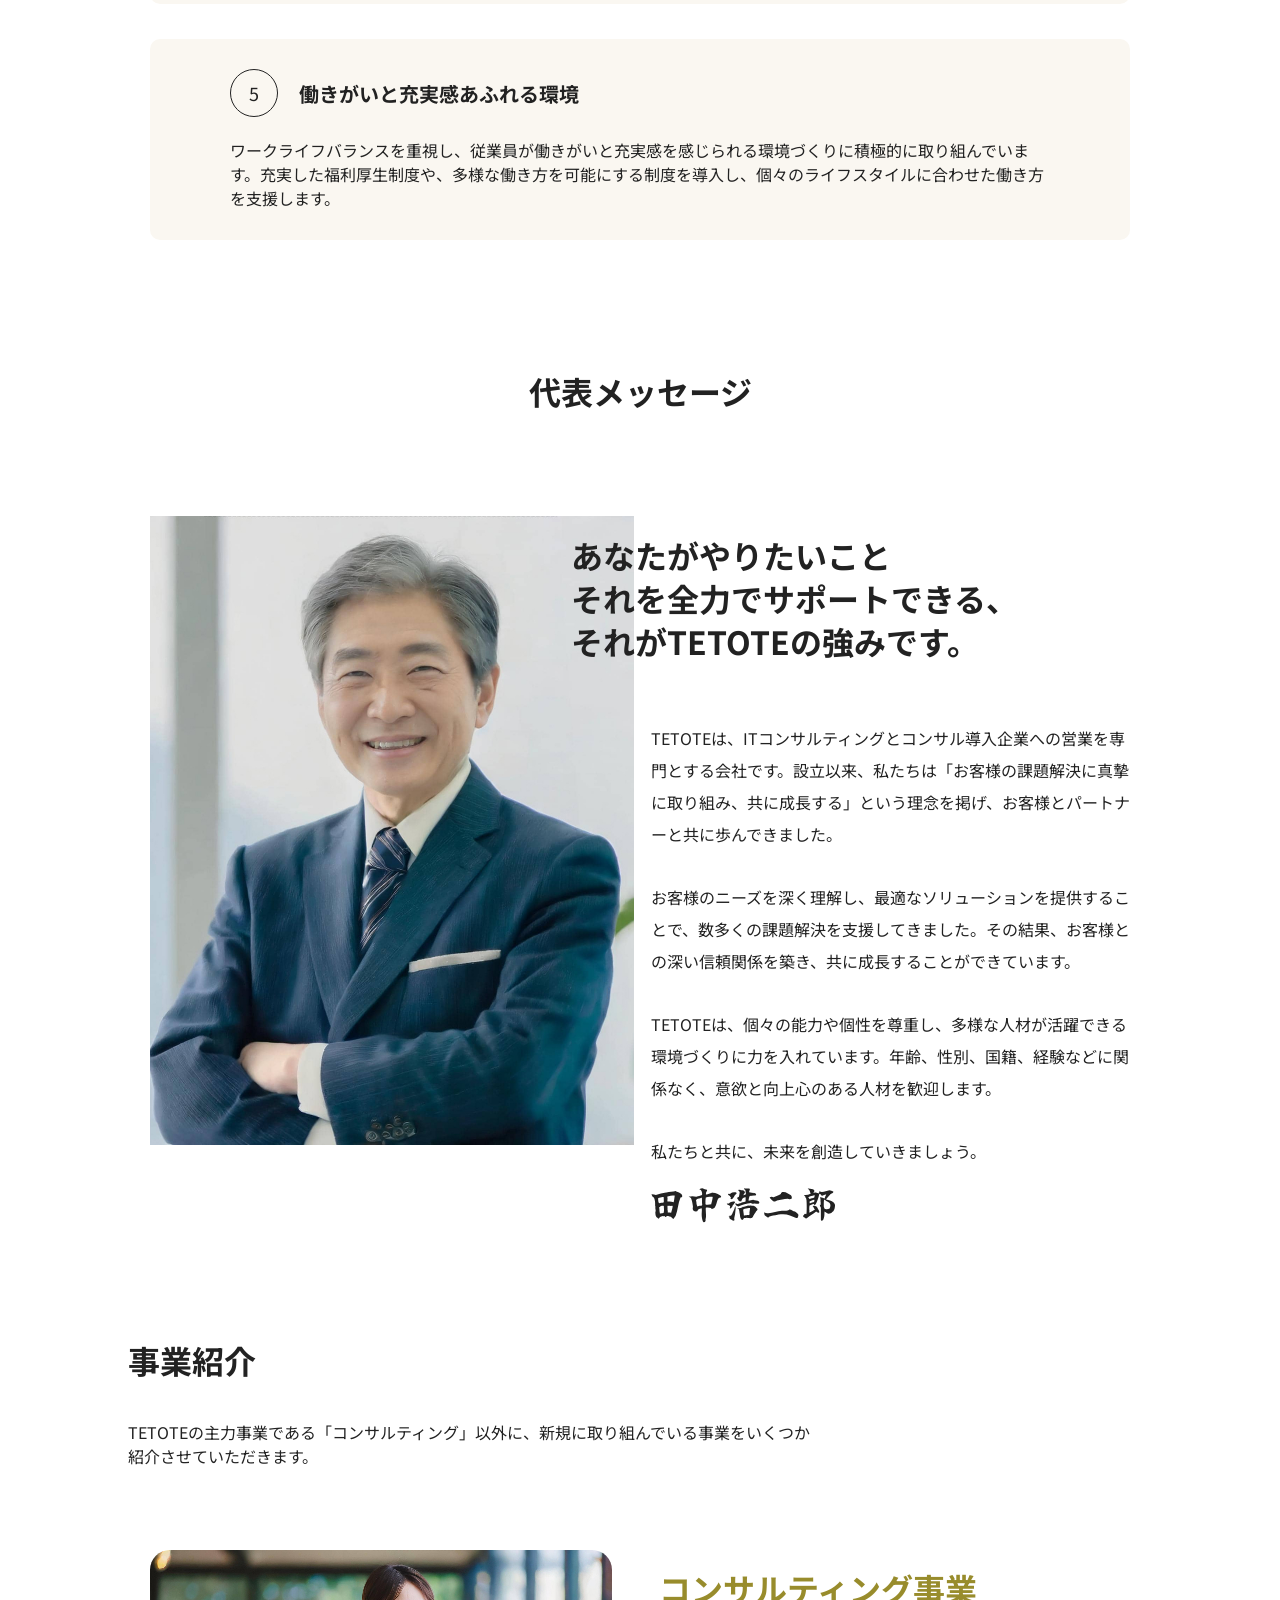
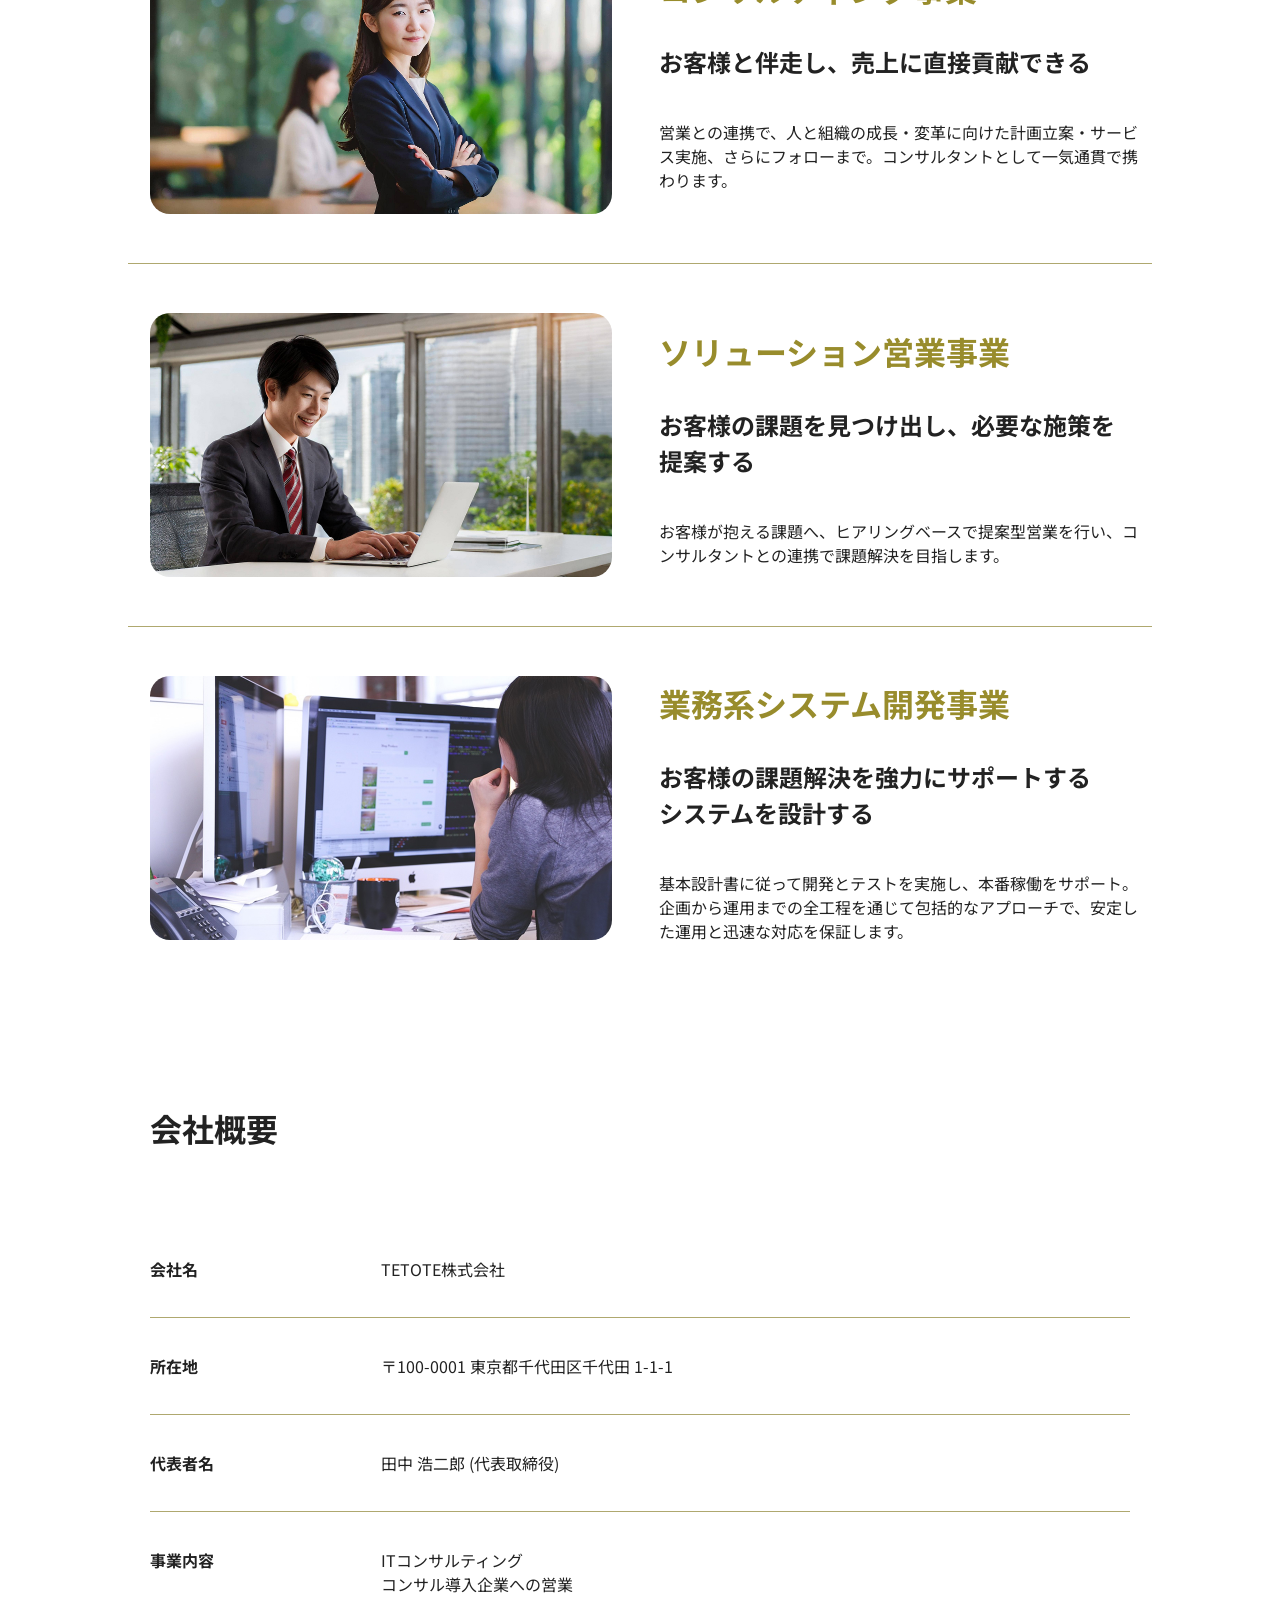
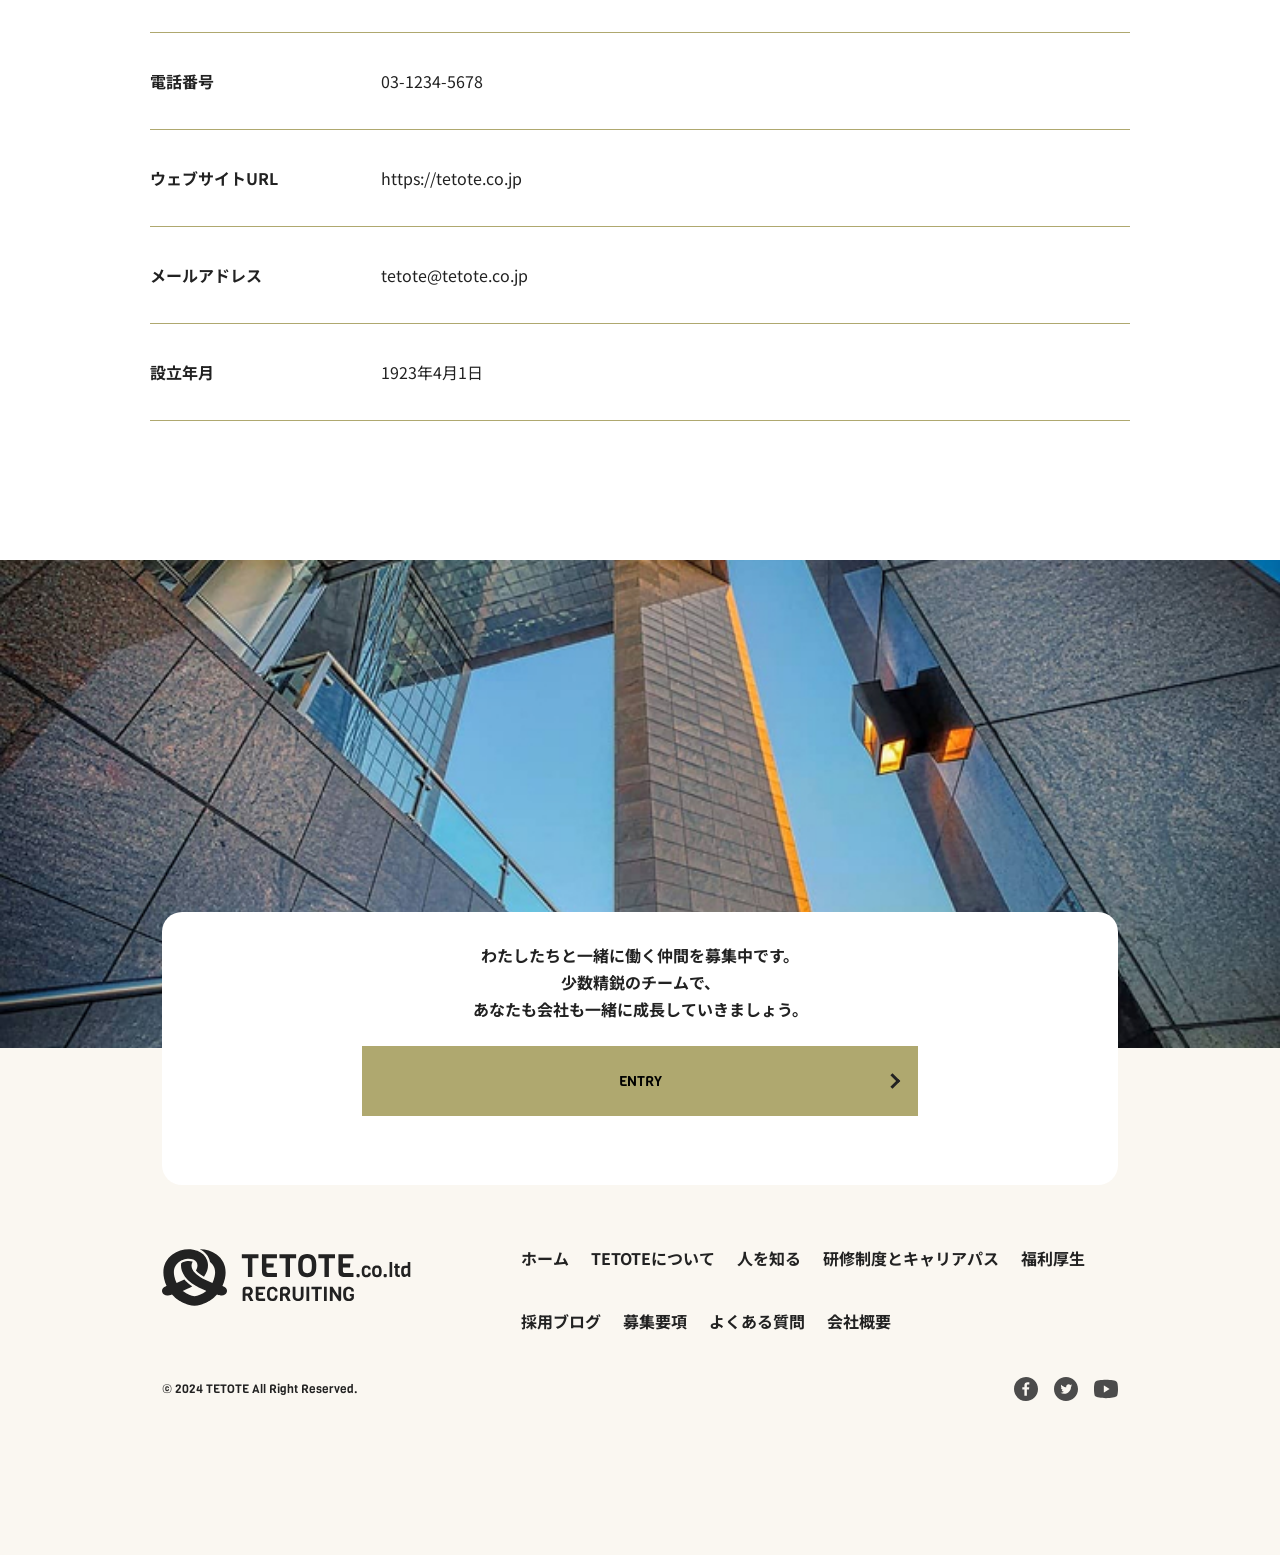
<file: about-us.html>
<!DOCTYPE html>
<html lang="ja">
<head>
    <meta charset="UTF-8">
    <meta name="viewport" content="width=device-width, initial-scale=1.0">
    <link rel="icon" href="./img/favicon.svg" type="image/svg+xml">
    <title>TETOTEについて | 株式会社TETOTE</title>
    <meta name="description" content="テクノロジーで社会課題を解決する、AIやビッグデータ分析などの技術を活用した社会課題解決サービスを提供するTETOTEの採用サイト。このページでは、TETOTEの理念や事業内容について詳しく紹介しています。">
    <link rel="preconnect" href="https://fonts.googleapis.com">
    <link rel="preconnect" href="https://fonts.gstatic.com" crossorigin>
    <link href="https://fonts.googleapis.com/css2?family=Inter:wght@700&family=Noto+Sans+JP:wght@400;700&family=Viga&display=swap" rel="stylesheet">
    <link rel="stylesheet" href="common.css">
    <link rel="stylesheet" href="about-us.css">
</head>
<body>
    <header class="sub-header">
        <div class="sub-header__inner">
            <a class="sub-header__logo" href="./index.html"><img src="./img/footer__logo.svg" alt="TETOTE RECRUITING"></a>
            <div class="sub-header__actions">
                <a class="sub-header__requirements" href="./details.html">募集要項</a>
                <a class="sub-header__entry" href="./entry.html">ENTRY</a>
                <button class="hamburger" type="button" aria-label="メニューを開く" aria-expanded="false" aria-controls="global-menu"><img src="./img/hamburger__menu.svg" alt=""></button>
            </div>
        </div>
    </header>

    <div class="global-menu" id="global-menu" aria-hidden="true">
        <div class="global-menu__header">
            <a href="./index.html" aria-label="トップページへ戻る"><img class="global-menu__logo" src="./img/footer__logo.svg" alt="TETOTE RECRUITING"></a>
            <div class="global-menu__header-buttons"><a href="./details.html">募集要項</a><a href="./entry.html">ENTRY</a></div>
            <button class="global-menu__close" type="button" aria-label="メニューを閉じる"><span></span><span></span></button>
        </div>
        <div class="global-menu__content">
            <img class="global-menu__center-logo" src="./img/footer__logo.svg" alt="TETOTE RECRUITING">
            <div class="global-menu__panel">
                <nav class="global-menu__nav" aria-label="メインメニュー">
                    <a href="./about-us.html"><span>ABOUT US</span><small>TETOTEについて</small></a><a href="./staff.html"><span>STAFF</span><small>社員について</small></a><a href="./blog.html"><span>BLOG</span><small>採用ブログ</small></a><a href="./benefits.html"><span>BENEFITS</span><small>福利厚生について</small></a><a href="./career.html"><span>CARRER</span><small>研修制度とキャリアパス</small></a><a href="./faq.html"><span>FAQ</span><small>よくある質問</small></a>
                </nav>
                <div class="global-menu__buttons"><a class="global-menu__requirements" href="./details.html">募集要項</a><a class="global-menu__entry" href="./entry.html">ENTRY</a></div>
            </div>
        </div>
    </div>

    <section class="about-hero">
        <div class="about-hero__inner">
            <h1>ABOUT US</h1>
            <p class="about-hero__ja">TETOTEについて</p>
            <p class="about-hero__lead">私たちの理念を紹介をします。</p>
        </div>
    </section>

    <nav class="breadcrumb" aria-label="パンくずリスト"><ol><li><a href="./index.html">TOP</a></li><li>&gt;</li><li>ABOUT US</li></ol></nav>

    <main class="about-main">
        <section class="values">
            <h2 class="about-heading">私達が大切にしていること</h2>
            <ol class="values__list">
                <li class="values__item"><div class="values__title"><span class="values__number">1</span><h3>飽くなき探求心で、革新を創り出す</h3></div><p>100年を超える歴史を誇りながらも、常に挑戦し続ける気概を忘れずに、未来を切り開くソリューションを提供し続けます。変化を恐れず、最新技術やトレンドを積極的に研究し、お客様のニーズを超える価値を生み出すことに情熱を燃やしています。</p></li>
                <li class="values__item"><div class="values__title"><span class="values__number">2</span><h3>デジタル技術の力で、未来を加速させる</h3></div><p>ITコンサルタント会社として、業務効率化やイノベーション創出に貢献するために、デジタル技術を活用した最適なソリューションを提案します。自動化、データ分析、AIなどの技術を駆使し、お客様のビジネスを革新し、未来への飛躍を力強くサポートします。</p></li>
                <li class="values__item"><div class="values__title"><span class="values__number">3</span><h3>人材こそが、未来への鍵</h3></div><p>従業員一人ひとりが、高い専門性と人間性を兼ね備えた人材であることが、お客様への最高のサービスにつながると確信しています。個々の能力やキャリア目標に合わせた育成プログラムや、多様な経験を積む機会を提供することで、成長を支援します。</p></li>
                <li class="values__item"><div class="values__title"><span class="values__number">4</span><h3>未経験者も歓迎！情熱と意欲があれば、誰でも活躍できる</h3></div><p>IT業界未経験の方でも、熱意と向上心があれば、当社で活躍できるチャンスがあります。研修やOJTを通じて、必要な知識やスキルを丁寧に習得し、即戦力となる人材へと育成します。先輩社員によるサポート体制も充実しているので、安心してスキルアップを目指せます。</p></li>
                <li class="values__item"><div class="values__title"><span class="values__number">5</span><h3>働きがいと充実感あふれる環境</h3></div><p>ワークライフバランスを重視し、従業員が働きがいと充実感を感じられる環境づくりに積極的に取り組んでいます。充実した福利厚生制度や、多様な働き方を可能にする制度を導入し、個々のライフスタイルに合わせた働き方を支援します。</p></li>
            </ol>
        </section>

        <section class="message">
            <h2 class="about-heading">代表メッセージ</h2>
            <div class="message__content">
                <img class="message__photo" src="./img/ceo 1.jpg" alt="代表取締役">
                <div class="message__body">
                    <p class="message__catch">あなたがやりたいこと<br>それを全力でサポートできる、<br>それがTETOTEの強みです。</p>
                    <div class="message__text"><p>TETOTEは、ITコンサルティングとコンサル導入企業への営業を専門とする会社です。設立以来、私たちは「お客様の課題解決に真摯に取り組み、共に成長する」という理念を掲げ、お客様とパートナーと共に歩んできました。</p><p>お客様のニーズを深く理解し、最適なソリューションを提供することで、数多くの課題解決を支援してきました。その結果、お客様との深い信頼関係を築き、共に成長することができています。</p><p>TETOTEは、個々の能力や個性を尊重し、多様な人材が活躍できる環境づくりに力を入れています。年齢、性別、国籍、経験などに関係なく、意欲と向上心のある人材を歓迎します。</p><p>私たちと共に、未来を創造していきましょう。</p></div>
                    <img class="message__signature" src="./img/signature.svg" alt="代表取締役 田中 浩二郎">
                </div>
            </div>
        </section>

        <section class="business">
            <h2 class="about-heading">事業紹介</h2>
            <p class="business__intro">TETOTEの主力事業である「コンサルティング」以外に、新規に取り組んでいる事業をいくつか<br>紹介させていただきます。</p>
            <div class="business__list">
                <article class="business__item"><img src="./img/consulting 1.jpg" alt="コンサルティング事業"><div class="business__content"><h3>コンサルティング事業</h3><p class="business__catch">お客様と伴走し、売上に直接貢献できる</p><p class="business__description">営業との連携で、人と組織の成長・変革に向けた計画立案・サービス実施、さらにフォローまで。コンサルタントとして一気通貫で携わります。</p></div></article>
                <article class="business__item"><img src="./img/solution-sales 1.jpg" alt="ソリューション営業事業"><div class="business__content"><h3>ソリューション営業事業</h3><p class="business__catch">お客様の課題を見つけ出し、必要な施策を<br>提案する</p><p class="business__description">お客様が抱える課題へ、ヒアリングベースで提案型営業を行い、コンサルタントとの連携で課題解決を目指します。</p></div></article>
                <article class="business__item"><img src="./img/desiner 1.jpg" alt="業務系システム開発事業"><div class="business__content"><h3>業務系システム開発事業</h3><p class="business__catch">お客様の課題解決を強力にサポートする<br>システムを設計する</p><p class="business__description">基本設計書に従って開発とテストを実施し、本番稼働をサポート。企画から運用までの全工程を通じて包括的なアプローチで、安定した運用と迅速な対応を保証します。</p></div></article>
            </div>
        </section>

        <section class="company">
            <h2 class="about-heading">会社概要</h2>
            <dl class="company__list">
                <div class="company__row"><dt>会社名</dt><dd>TETOTE株式会社</dd></div><div class="company__row"><dt>所在地</dt><dd>〒100-0001 東京都千代田区千代田 1-1-1</dd></div><div class="company__row"><dt>代表者名</dt><dd>田中 浩二郎 (代表取締役)</dd></div><div class="company__row"><dt>事業内容</dt><dd>ITコンサルティング<br>コンサル導入企業への営業</dd></div><div class="company__row"><dt>電話番号</dt><dd>03-1234-5678</dd></div><div class="company__row"><dt>ウェブサイトURL</dt><dd>https://tetote.co.jp</dd></div><div class="company__row"><dt>メールアドレス</dt><dd>tetote@tetote.co.jp</dd></div><div class="company__row"><dt>設立年月</dt><dd>1923年4月1日</dd></div>
            </dl>
        </section>
    </main>

    <footer class="footer">
        <section class="entry"><figure class="entry__img"><img src="./img/cta 1.jpg" alt=""></figure><div class="entry__card"><p>わたしたちと一緒に働く仲間を募集中です。<br>少数精鋭のチームで、<br>あなたも会社も一緒に成長していきましょう。</p><a href="./entry.html">ENTRY</a></div></section>
        <div class="footer__content">
            <nav class="footer__nav"><a href="./index.html">ホーム</a><a href="./about-us.html">TETOTEについて</a><a href="./staff.html">人を知る</a><a href="./career.html">研修制度とキャリアパス</a><a href="./benefits.html">福利厚生</a><a href="./blog.html">採用ブログ</a><a href="./details.html">募集要項</a><a href="./faq.html">よくある質問</a><a href="#">会社概要</a></nav>
            <div class="footer__brand"><div class="footer__sns"><a href="#"><img src="./img/icon__FACEBOOK.svg" alt="Facebook"></a><a href="#"><img src="./img/icon__twitter.svg" alt="X"></a><a href="#"><img src="./img/icon__youtube.svg" alt="YouTube"></a></div><img class="footer__logo" src="./img/footer__logo.svg" alt="TETOTE RECRUITING"></div><small>© 2024 TETOTE All Right Reserved.</small>
        </div>
    </footer>
    <script src="./common.js"></script>
</body>
</html>
</file>
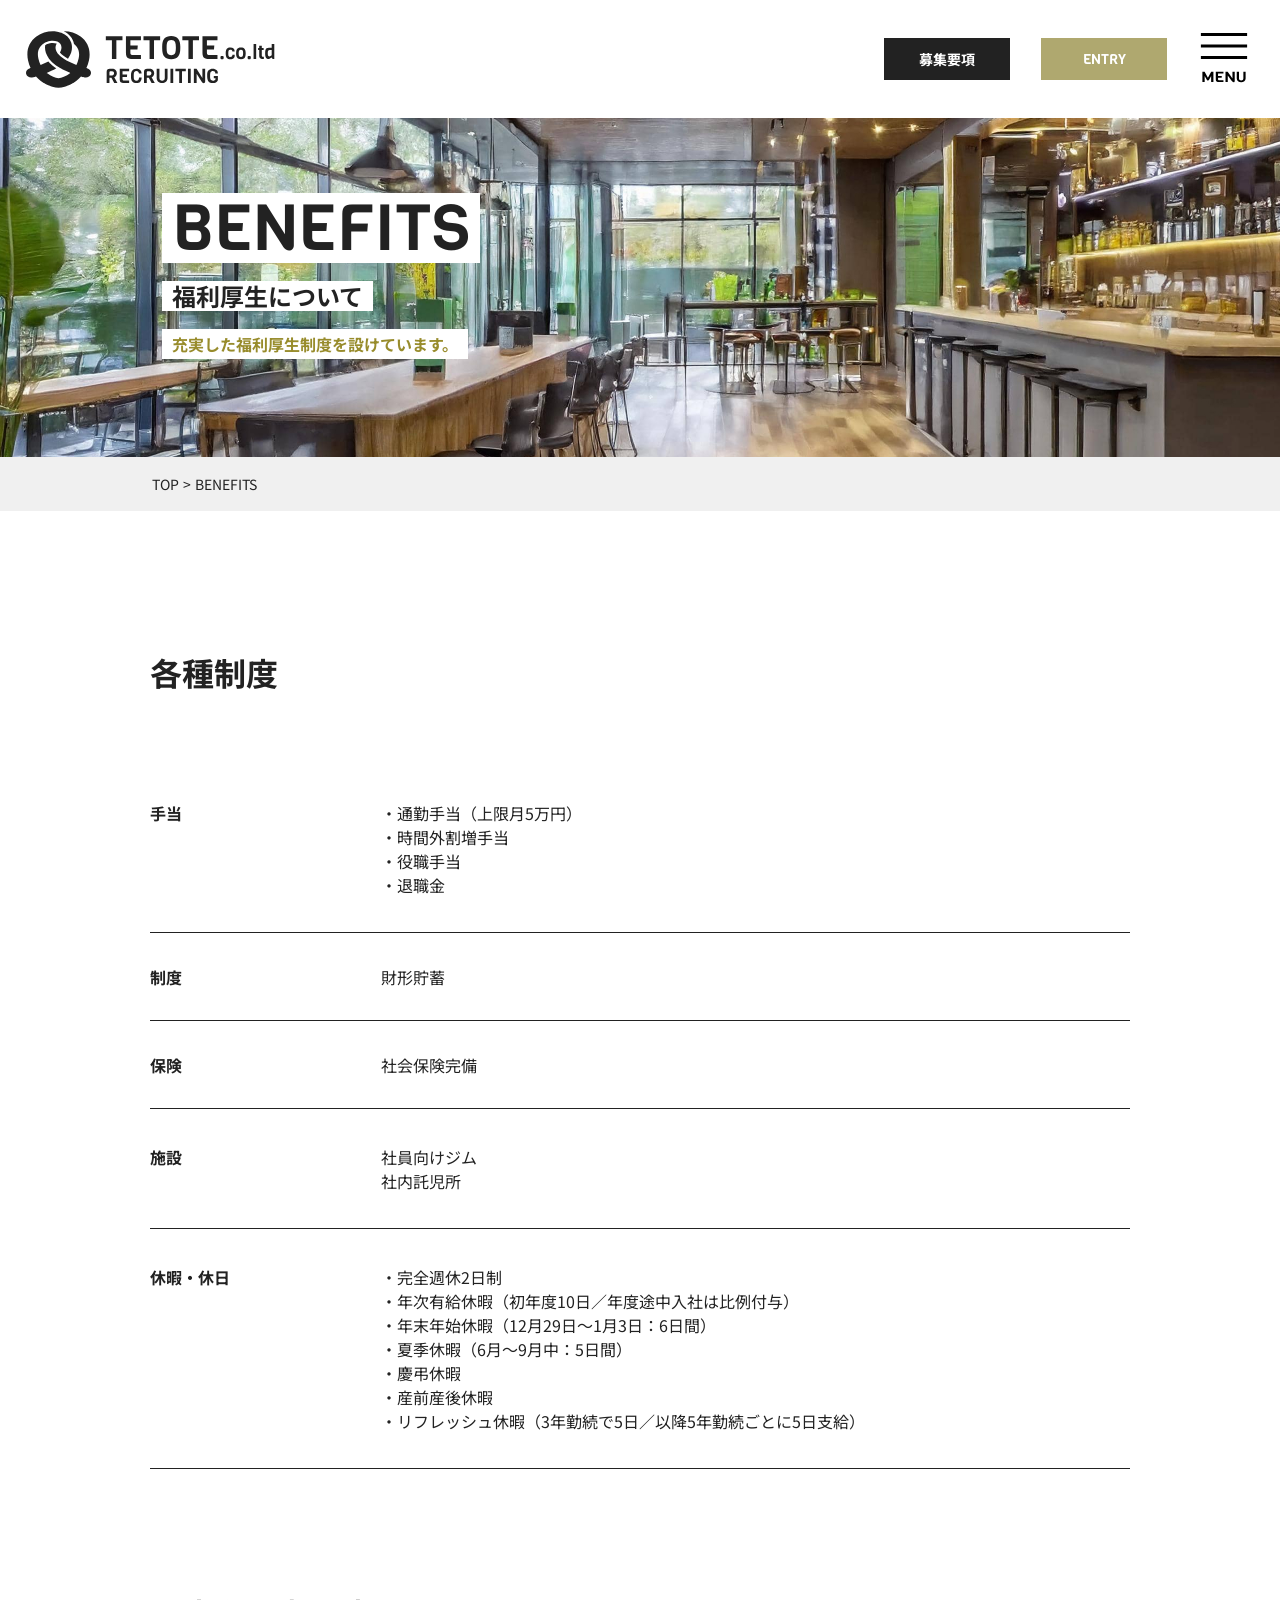
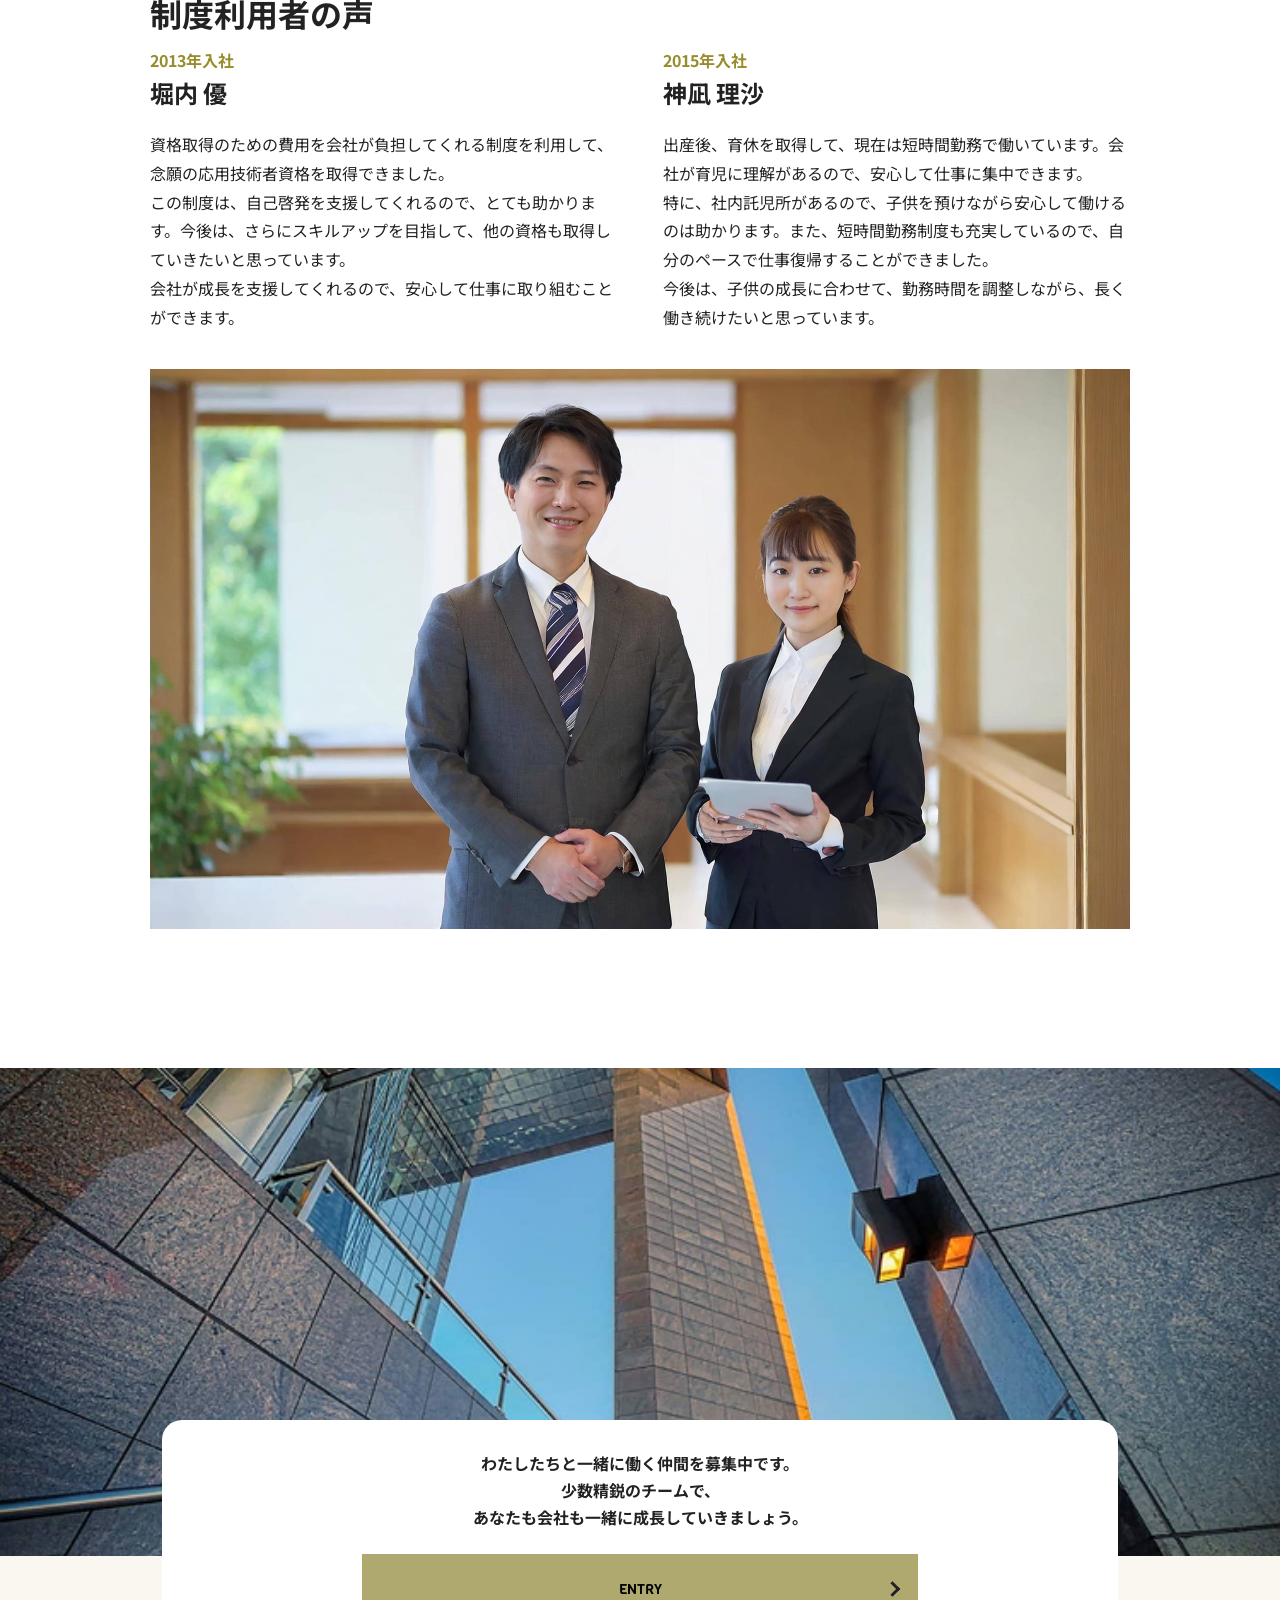
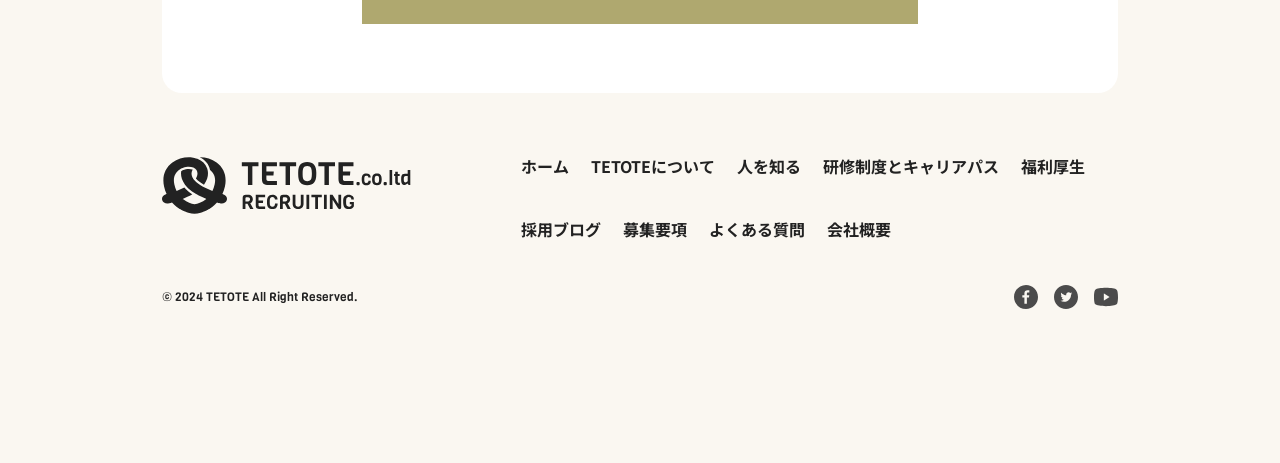
<file: benefits.html>
<!DOCTYPE html>
<html lang="ja">
<head>
    <meta charset="UTF-8">
    <meta name="viewport" content="width=device-width, initial-scale=1.0">
    <link rel="icon" href="./img/favicon.svg" type="image/svg+xml">
    <title>福利厚生 | 株式会社TETOTE</title>
    <meta name="description" content="テクノロジーで社会課題を解決する、AIやビッグデータ分析などの技術を活用した社会課題解決サービスを提供するTETOTEの採用サイト。このページでは、TETOTEの福利厚生制度について詳しく紹介しています。">
    <link rel="preconnect" href="https://fonts.googleapis.com">
    <link rel="preconnect" href="https://fonts.gstatic.com" crossorigin>
    <link href="https://fonts.googleapis.com/css2?family=Inter:wght@700&family=Noto+Sans+JP:wght@400;700&family=Viga&display=swap" rel="stylesheet">
    <link rel="stylesheet" href="common.css">
    <link rel="stylesheet" href="benefits.css">
</head>
<body>
    <header class="sub-header">
        <div class="sub-header__inner">
            <a class="sub-header__logo" href="./index.html"><img src="./img/footer__logo.svg" alt="TETOTE RECRUITING"></a>
            <div class="sub-header__actions">
                <a class="sub-header__requirements" href="./details.html">募集要項</a>
                <a class="sub-header__entry" href="./entry.html">ENTRY</a>
                <button class="hamburger" type="button" aria-label="メニューを開く" aria-expanded="false" aria-controls="global-menu"><img src="./img/hamburger__menu.svg" alt=""></button>
            </div>
        </div>
    </header>

    <div class="global-menu" id="global-menu" aria-hidden="true">
        <div class="global-menu__header">
            <a href="./index.html" aria-label="トップページへ戻る"><img class="global-menu__logo" src="./img/footer__logo.svg" alt="TETOTE RECRUITING"></a>
            <div class="global-menu__header-buttons"><a href="./details.html">募集要項</a><a href="./entry.html">ENTRY</a></div>
            <button class="global-menu__close" type="button" aria-label="メニューを閉じる"><span></span><span></span></button>
        </div>
        <div class="global-menu__content">
            <img class="global-menu__center-logo" src="./img/footer__logo.svg" alt="TETOTE RECRUITING">
            <div class="global-menu__panel">
                <nav class="global-menu__nav" aria-label="メインメニュー">
                    <a href="./about-us.html"><span>ABOUT US</span><small>TETOTEについて</small></a><a href="./staff.html"><span>STAFF</span><small>社員について</small></a><a href="./blog.html"><span>BLOG</span><small>採用ブログ</small></a><a href="./benefits.html"><span>BENEFITS</span><small>福利厚生について</small></a><a href="./career.html"><span>CARRER</span><small>研修制度とキャリアパス</small></a><a href="./faq.html"><span>FAQ</span><small>よくある質問</small></a>
                </nav>
                <div class="global-menu__buttons"><a class="global-menu__requirements" href="./details.html">募集要項</a><a class="global-menu__entry" href="./entry.html">ENTRY</a></div>
            </div>
        </div>
    </div>

    <section class="benefits-hero">
        <div class="benefits-hero__inner">
            <div class="benefits-hero__content">
                <h1>BENEFITS</h1>
                <p class="benefits-hero__ja">福利厚生について</p>
                <p class="benefits-hero__lead">充実した福利厚生制度を設けています。</p>
            </div>
        </div>
    </section>

    <nav class="breadcrumb" aria-label="パンくずリスト"><ol><li><a href="./index.html">TOP</a></li><li>&gt;</li><li>BENEFITS</li></ol></nav>

    <main class="benefits-main">
        <section class="benefits-system">
            <h2>各種制度</h2>
            <dl class="benefits-system__list">
                <div class="benefits-system__row"><dt>手当</dt><dd>・通勤手当（上限月5万円）<br>・時間外割増手当<br>・役職手当<br>・退職金</dd></div>
                <div class="benefits-system__row"><dt>制度</dt><dd>財形貯蓄</dd></div>
                <div class="benefits-system__row"><dt>保険</dt><dd>社会保険完備</dd></div>
                <div class="benefits-system__row"><dt>施設</dt><dd>社員向けジム<br>社内託児所</dd></div>
                <div class="benefits-system__row"><dt>休暇・休日</dt><dd>・完全週休2日制<br>・年次有給休暇（初年度10日／年度途中入社は比例付与）<br>・年末年始休暇（12月29日～1月3日：6日間）<br>・夏季休暇（6月～9月中：5日間）<br>・慶弔休暇<br>・産前産後休暇<br>・リフレッシュ休暇（3年勤続で5日／以降5年勤続ごとに5日支給）</dd></div>
            </dl>
        </section>

        <section class="benefits-voices">
            <h2>制度利用者の声</h2>
            <div class="benefits-voices__list">
                <article class="benefits-voice">
                    <p class="benefits-voice__year">2013年入社</p>
                    <h3>堀内 優</h3>
                    <p class="benefits-voice__text">資格取得のための費用を会社が負担してくれる制度を利用して、念願の応用技術者資格を取得できました。<br>この制度は、自己啓発を支援してくれるので、とても助かります。今後は、さらにスキルアップを目指して、他の資格も取得していきたいと思っています。<br>会社が成長を支援してくれるので、安心して仕事に取り組むことができます。</p>
                </article>
                <article class="benefits-voice">
                    <p class="benefits-voice__year">2015年入社</p>
                    <h3>神凪 理沙</h3>
                    <p class="benefits-voice__text">出産後、育休を取得して、現在は短時間勤務で働いています。会社が育児に理解があるので、安心して仕事に集中できます。<br>特に、社内託児所があるので、子供を預けながら安心して働けるのは助かります。また、短時間勤務制度も充実しているので、自分のペースで仕事復帰することができました。<br>今後は、子供の成長に合わせて、勤務時間を調整しながら、長く働き続けたいと思っています。</p>
                </article>
            </div>
            <img class="benefits-voices__image" src="./img/benefits.jpg" alt="福利厚生制度を利用して働く社員">
        </section>
    </main>

    <footer class="footer">
        <section class="entry"><figure class="entry__img"><img src="./img/cta 1.jpg" alt=""></figure><div class="entry__card"><p>わたしたちと一緒に働く仲間を募集中です。<br>少数精鋭のチームで、<br>あなたも会社も一緒に成長していきましょう。</p><a href="./entry.html">ENTRY</a></div></section>
        <div class="footer__content">
            <nav class="footer__nav"><a href="./index.html">ホーム</a><a href="./about-us.html">TETOTEについて</a><a href="./staff.html">人を知る</a><a href="./career.html">研修制度とキャリアパス</a><a href="./benefits.html">福利厚生</a><a href="./blog.html">採用ブログ</a><a href="./details.html">募集要項</a><a href="./faq.html">よくある質問</a><a href="#">会社概要</a></nav>
            <div class="footer__brand"><div class="footer__sns"><a href="#"><img src="./img/icon__FACEBOOK.svg" alt="Facebook"></a><a href="#"><img src="./img/icon__twitter.svg" alt="X"></a><a href="#"><img src="./img/icon__youtube.svg" alt="YouTube"></a></div><img class="footer__logo" src="./img/footer__logo.svg" alt="TETOTE RECRUITING"></div><small>© 2024 TETOTE All Right Reserved.</small>
        </div>
    </footer>
    <script src="./common.js"></script>
</body>
</html>
</file>
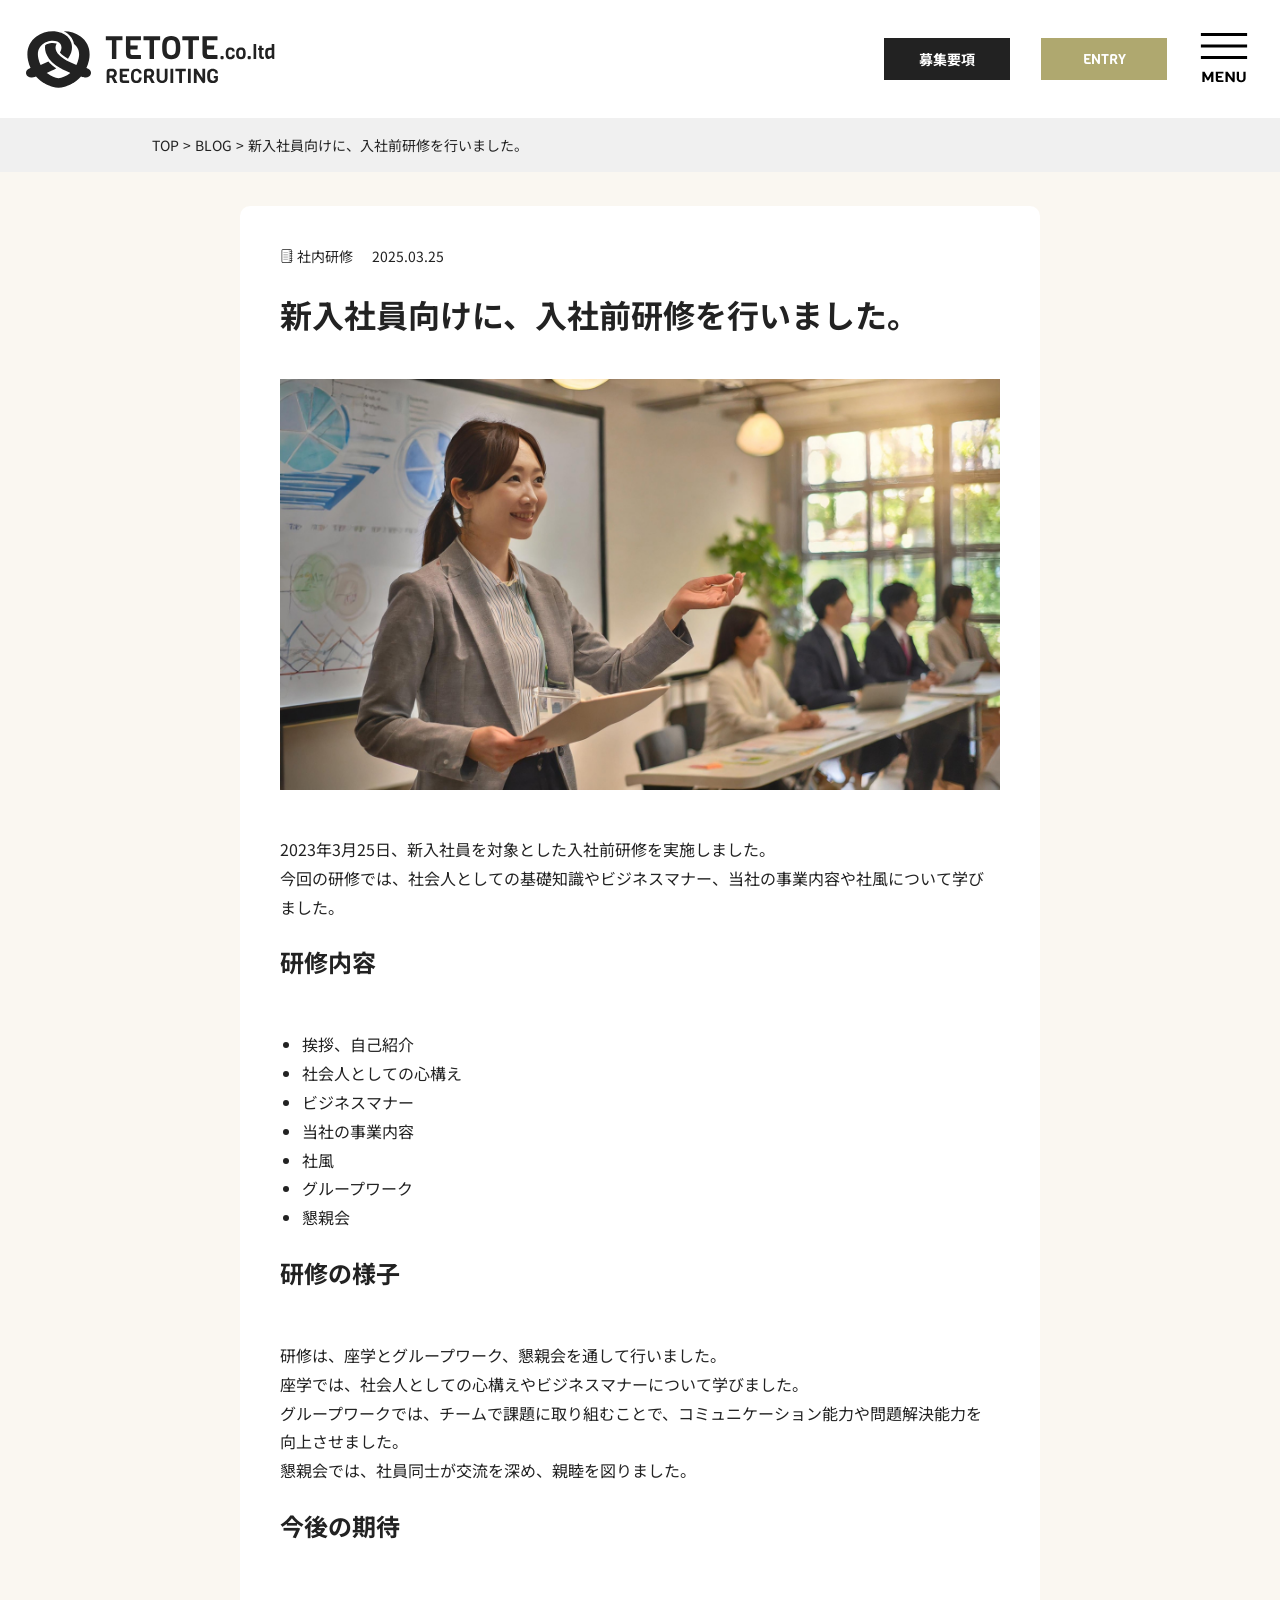
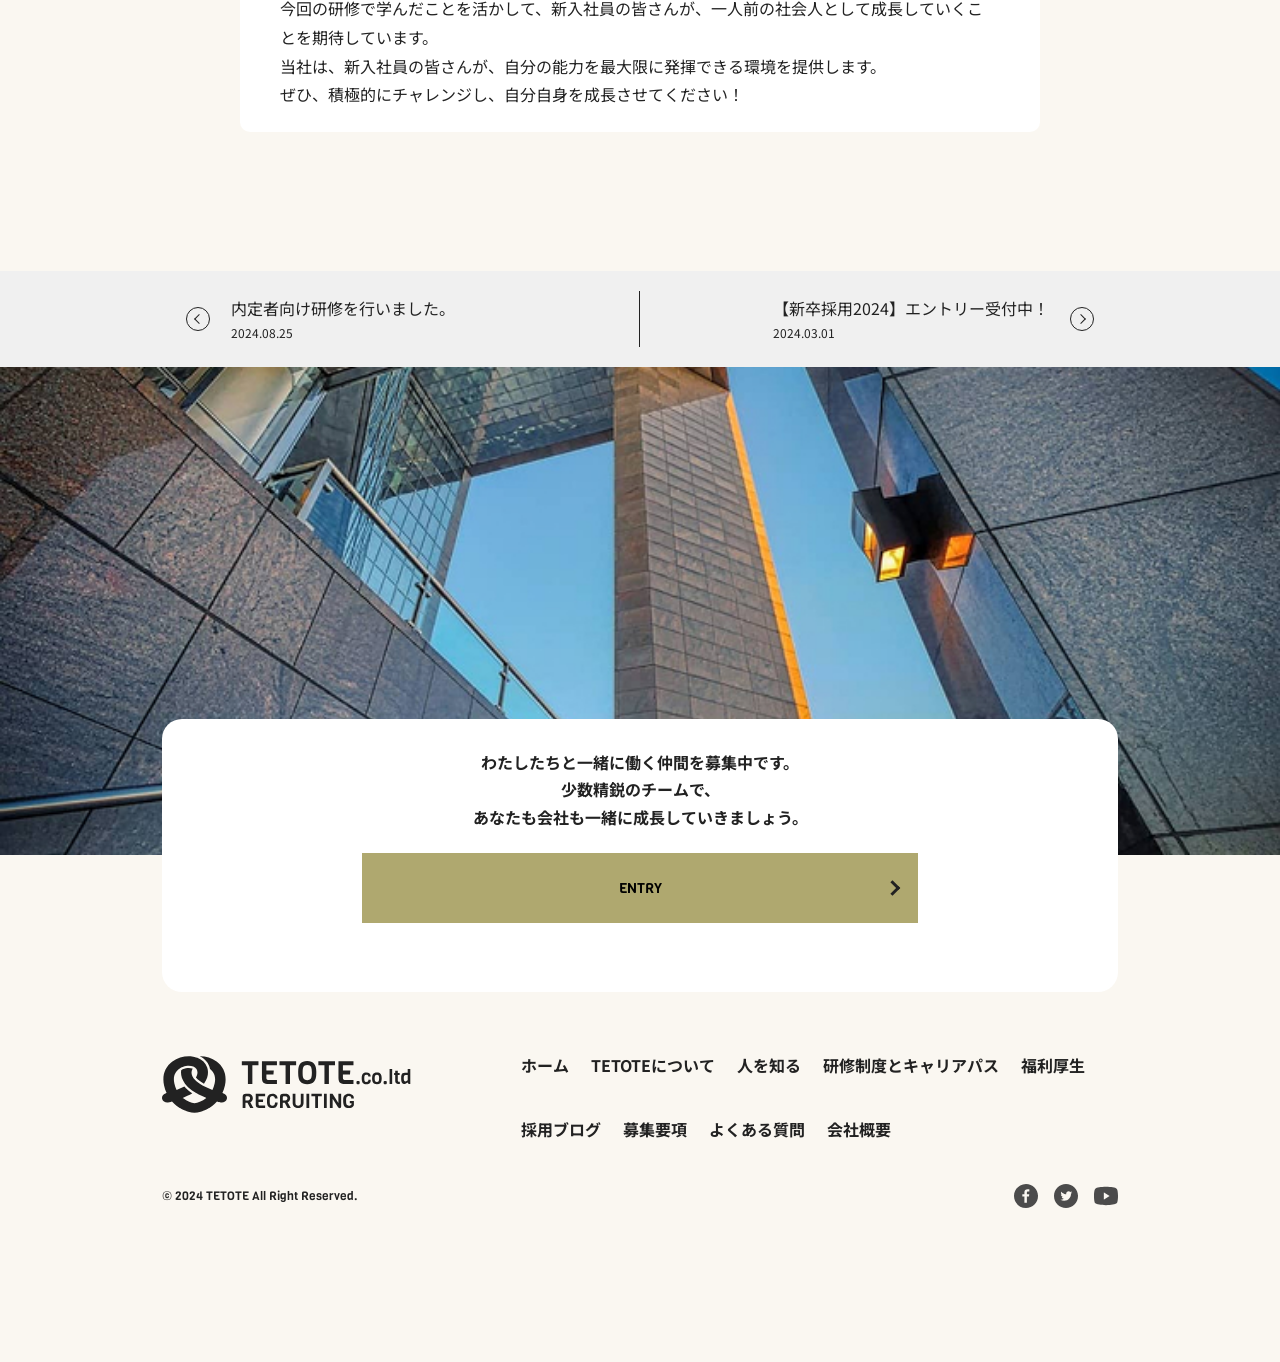
<file: blog-detail.html>
<!DOCTYPE html>
<html lang="ja">
<head>
    <meta charset="UTF-8">
    <meta name="viewport" content="width=device-width, initial-scale=1.0">
    <link rel="icon" href="./img/favicon.svg" type="image/svg+xml">
    <title>新入社員向けに、入社前研修を行いました。 | 株式会社TETOTE</title>
    <meta name="description" content="テクノロジーで社会課題を解決する、AIやビッグデータ分析などの技術を活用した社会課題解決サービスを提供するTETOTEの採用サイト。このページでは、新入社員向け入社前研修について紹介しています。">
    <link rel="preconnect" href="https://fonts.googleapis.com">
    <link rel="preconnect" href="https://fonts.gstatic.com" crossorigin>
    <link href="https://fonts.googleapis.com/css2?family=Inter:wght@700&family=Noto+Sans+JP:wght@400;700&family=Viga&display=swap" rel="stylesheet">
    <link rel="stylesheet" href="common.css">
    <link rel="stylesheet" href="blog-detail.css">
</head>
<body>
    <header class="sub-header">
        <div class="sub-header__inner">
            <a class="sub-header__logo" href="./index.html"><img src="./img/footer__logo.svg" alt="TETOTE RECRUITING"></a>
            <div class="sub-header__actions">
                <a class="sub-header__requirements" href="./details.html">募集要項</a>
                <a class="sub-header__entry" href="./entry.html">ENTRY</a>
                <button class="hamburger" type="button" aria-label="メニューを開く" aria-expanded="false" aria-controls="global-menu"><img src="./img/hamburger__menu.svg" alt=""></button>
            </div>
        </div>
    </header>

    <div class="global-menu" id="global-menu" aria-hidden="true">
        <div class="global-menu__header">
            <a href="./index.html" aria-label="トップページへ戻る"><img class="global-menu__logo" src="./img/footer__logo.svg" alt="TETOTE RECRUITING"></a>
            <div class="global-menu__header-buttons"><a href="./details.html">募集要項</a><a href="./entry.html">ENTRY</a></div>
            <button class="global-menu__close" type="button" aria-label="メニューを閉じる"><span></span><span></span></button>
        </div>
        <div class="global-menu__content">
            <img class="global-menu__center-logo" src="./img/footer__logo.svg" alt="TETOTE RECRUITING">
            <div class="global-menu__panel">
                <nav class="global-menu__nav" aria-label="メインメニュー">
                    <a href="./about-us.html"><span>ABOUT US</span><small>TETOTEについて</small></a><a href="./staff.html"><span>STAFF</span><small>社員について</small></a><a href="./blog.html"><span>BLOG</span><small>採用ブログ</small></a><a href="./benefits.html"><span>BENEFITS</span><small>福利厚生について</small></a><a href="./career.html"><span>CARRER</span><small>研修制度とキャリアパス</small></a><a href="./faq.html"><span>FAQ</span><small>よくある質問</small></a>
                </nav>
                <div class="global-menu__buttons"><a class="global-menu__requirements" href="./details.html">募集要項</a><a class="global-menu__entry" href="./entry.html">ENTRY</a></div>
            </div>
        </div>
    </div>

    <div class="blog-detail__header-space"></div>
    <nav class="breadcrumb" aria-label="パンくずリスト"><ol><li><a href="./index.html">TOP</a></li><li>&gt;</li><li><a href="./blog.html">BLOG</a></li><li>&gt;</li><li>新入社員向けに、入社前研修を行いました。</li></ol></nav>

    <main class="blog-detail-main">
        <article class="blog-article">
            <header class="blog-article__header">
                <div class="blog-article__meta">
                    <p class="blog-article__category"><img src="./img/blog__icon.svg" alt="">社内研修</p>
                    <time datetime="2025-03-25">2025.03.25</time>
                </div>
                <h1>新入社員向けに、入社前研修を行いました。</h1>
            </header>

            <img class="blog-article__main-image" src="./img/blog01-detail.jpg" alt="新入社員向け入社前研修の様子">

            <div class="blog-article__content">
                <p>2023年3月25日、新入社員を対象とした入社前研修を実施しました。<br>今回の研修では、社会人としての基礎知識やビジネスマナー、当社の事業内容や社風について学びました。</p>

                <h2>研修内容</h2>
                <ul>
                    <li>挨拶、自己紹介</li>
                    <li>社会人としての心構え</li>
                    <li>ビジネスマナー</li>
                    <li>当社の事業内容</li>
                    <li>社風</li>
                    <li>グループワーク</li>
                    <li>懇親会</li>
                </ul>

                <h2>研修の様子</h2>
                <p>研修は、座学とグループワーク、懇親会を通して行いました。<br>座学では、社会人としての心構えやビジネスマナーについて学びました。<br>グループワークでは、チームで課題に取り組むことで、コミュニケーション能力や問題解決能力を向上させました。<br>懇親会では、社員同士が交流を深め、親睦を図りました。<br>社員との交流を通して、当社の雰囲気にも馴染むことができたようです。</p>

                <h2>今後の期待</h2>
                <p>今回の研修で学んだことを活かして、新入社員の皆さんが、一人前の社会人として成長していくことを期待しています。<br>
                当社は、新入社員の皆さんが、自分の能力を最大限に発揮できる環境を提供します。<br>
             ぜひ、積極的にチャレンジし、自分自身を成長させてください！</p>
            </div>
        </article>
    </main>

    <nav class="post-navigation" aria-label="前後の記事">
        <div class="post-navigation__inner">
            <a class="post-navigation__item post-navigation__item--previous" href="#">
                <span class="post-navigation__arrow" aria-hidden="true"></span>
                <span class="post-navigation__content"><span>内定者向け研修を行いました。</span><time datetime="2024-08-25">2024.08.25</time></span>
            </a>
            <a class="post-navigation__item post-navigation__item--next" href="#">
                <span class="post-navigation__content"><span>【新卒採用2024】エントリー受付中！</span><time datetime="2024-03-01">2024.03.01</time></span>
                <span class="post-navigation__arrow" aria-hidden="true"></span>
            </a>
        </div>
    </nav>

    <footer class="footer">
        <section class="entry"><figure class="entry__img"><img src="./img/cta 1.jpg" alt=""></figure><div class="entry__card"><p>わたしたちと一緒に働く仲間を募集中です。<br>少数精鋭のチームで、<br>あなたも会社も一緒に成長していきましょう。</p><a href="./entry.html">ENTRY</a></div></section>
        <div class="footer__content">
            <nav class="footer__nav"><a href="./index.html">ホーム</a><a href="./about-us.html">TETOTEについて</a><a href="./staff.html">人を知る</a><a href="./career.html">研修制度とキャリアパス</a><a href="./benefits.html">福利厚生</a><a href="./blog.html">採用ブログ</a><a href="./details.html">募集要項</a><a href="./faq.html">よくある質問</a><a href="#">会社概要</a></nav>
            <div class="footer__brand"><div class="footer__sns"><a href="#"><img src="./img/icon__FACEBOOK.svg" alt="Facebook"></a><a href="#"><img src="./img/icon__twitter.svg" alt="X"></a><a href="#"><img src="./img/icon__youtube.svg" alt="YouTube"></a></div><img class="footer__logo" src="./img/footer__logo.svg" alt="TETOTE RECRUITING"></div><small>© 2024 TETOTE All Right Reserved.</small>
        </div>
    </footer>
    <script src="./common.js"></script>
    <script src="./blog-article-data.js"></script>
</body>
</html>
</file>
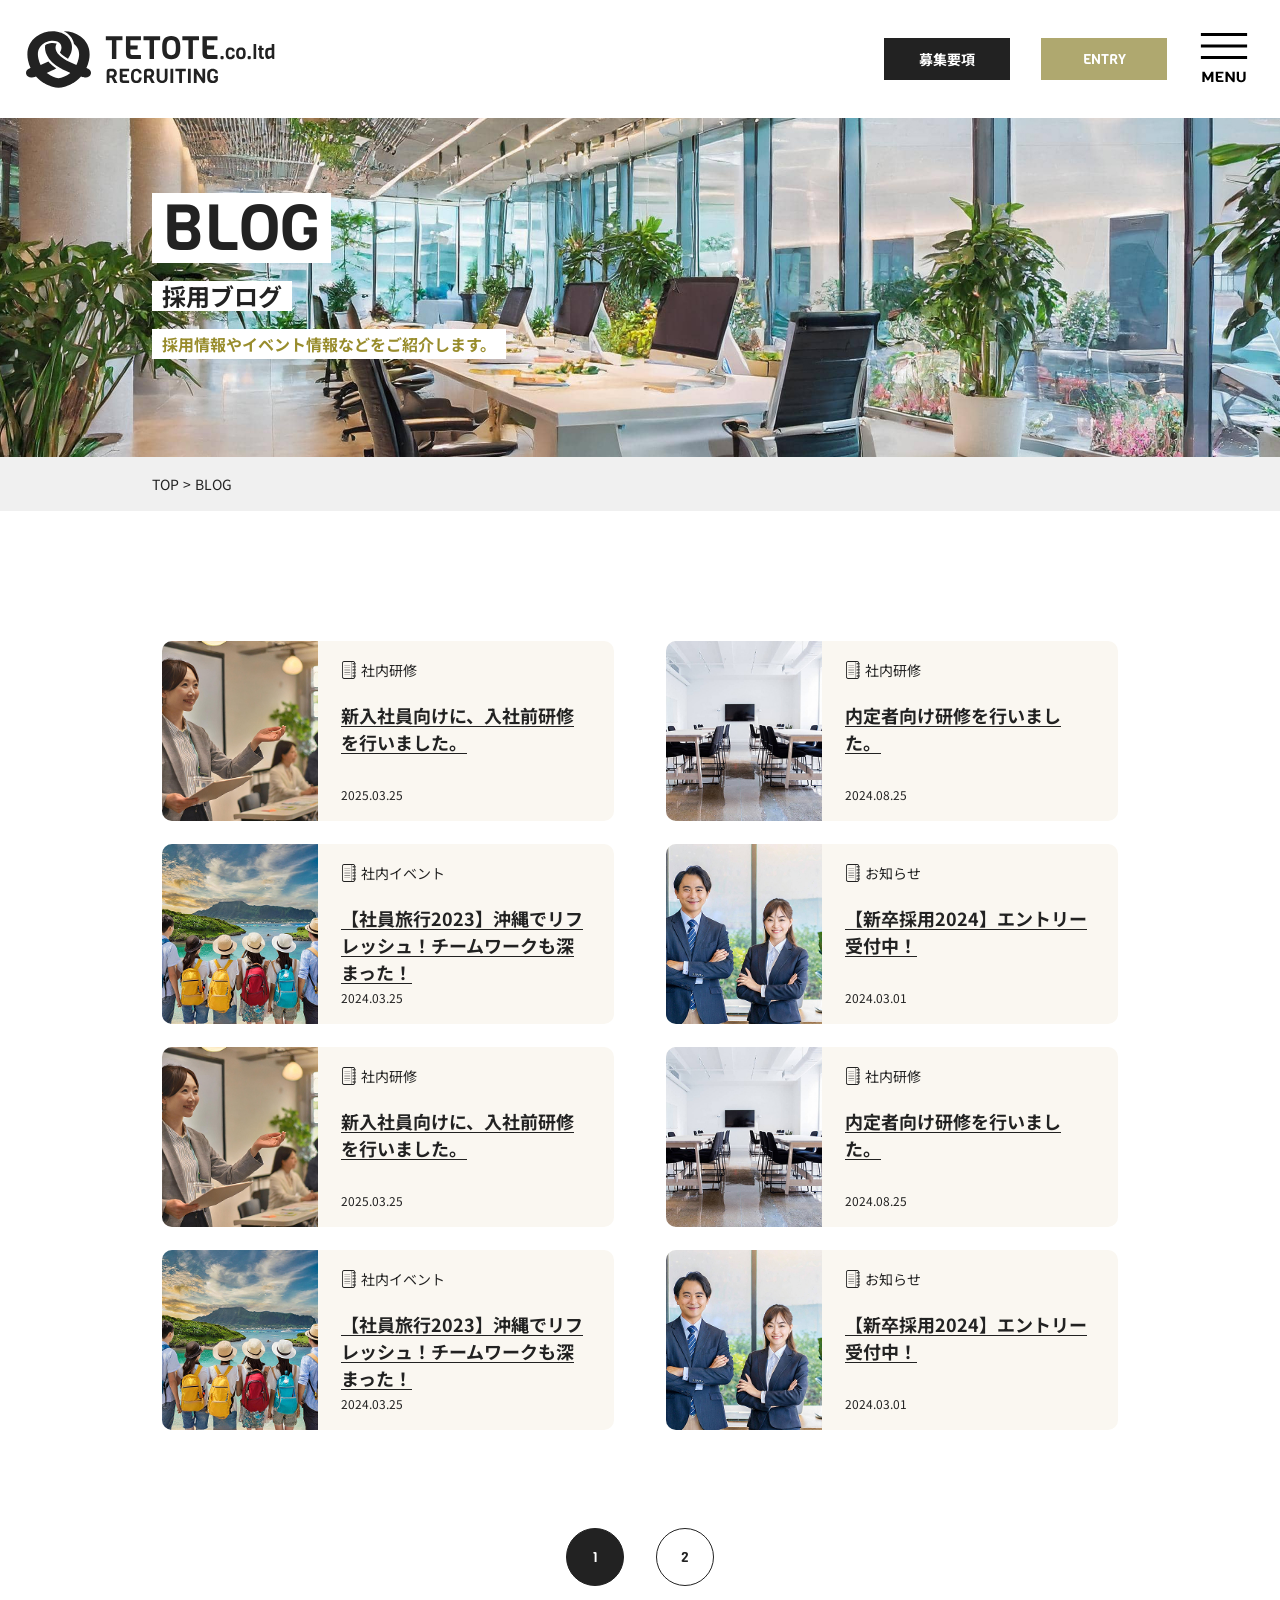
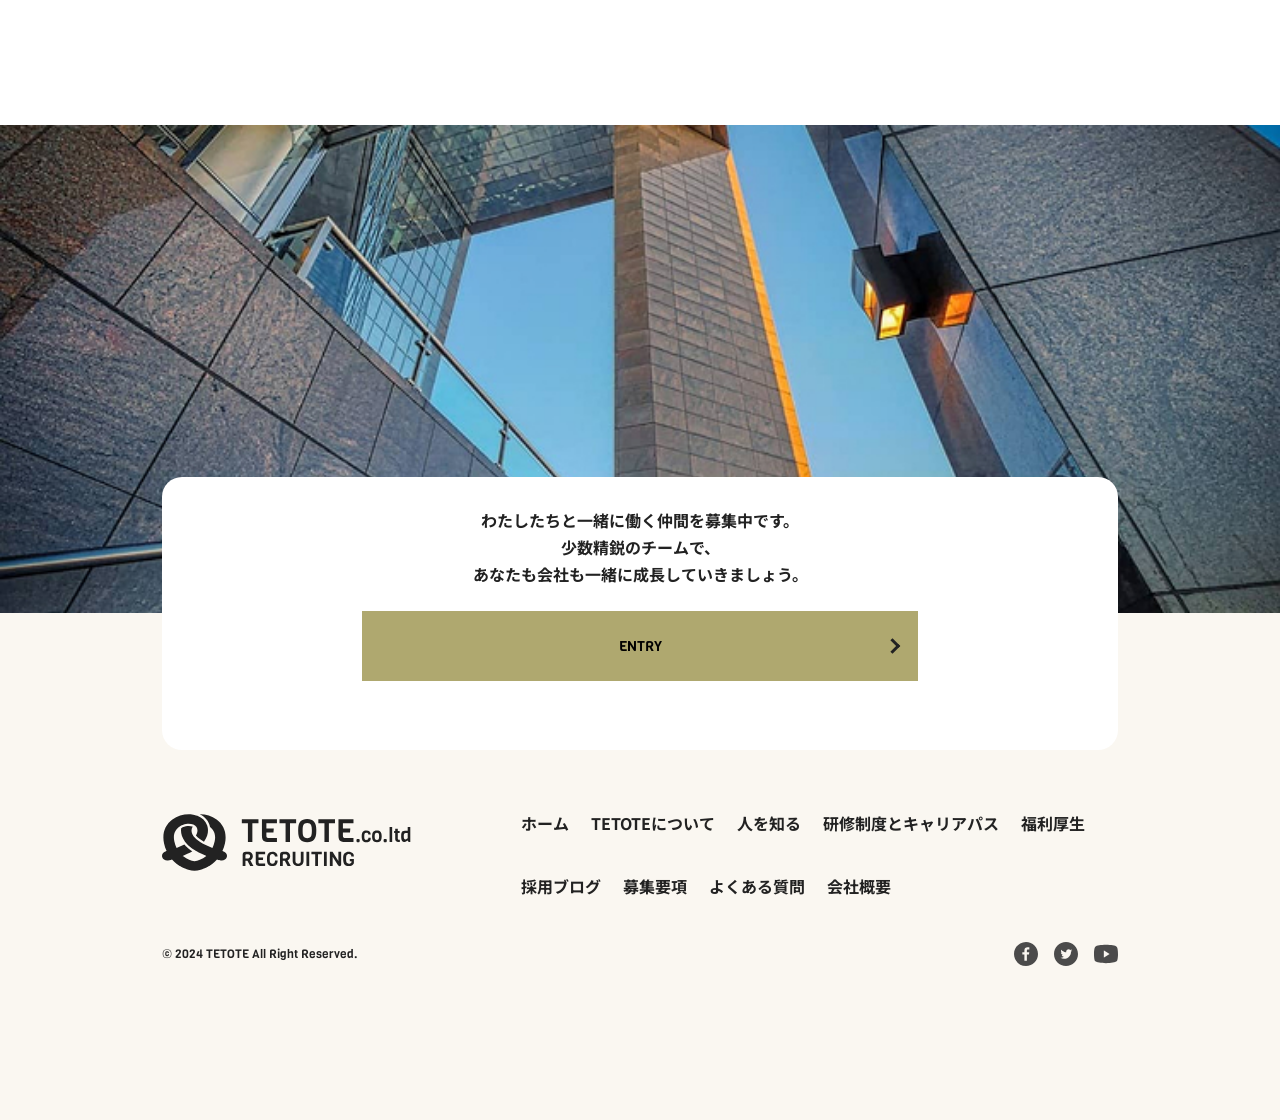
<file: blog.html>
<!DOCTYPE html>
<html lang="ja">
<head>
    <meta charset="UTF-8">
    <meta name="viewport" content="width=device-width, initial-scale=1.0">
    <link rel="icon" href="./img/favicon.svg" type="image/svg+xml">
    <title>採用ブログ | 株式会社TETOTE</title>
    <meta name="description" content="テクノロジーで社会課題を解決する、AIやビッグデータ分析などの技術を活用した社会課題解決サービスを提供するTETOTEの採用サイト。このページでは、採用情報やイベント情報、社員の紹介などを発信しています。">
    <link rel="preconnect" href="https://fonts.googleapis.com">
    <link rel="preconnect" href="https://fonts.gstatic.com" crossorigin>
    <link href="https://fonts.googleapis.com/css2?family=Inter:wght@700&family=Noto+Sans+JP:wght@400;700&family=Viga&display=swap" rel="stylesheet">
    <link rel="stylesheet" href="common.css">
    <link rel="stylesheet" href="blog.css">
</head>
<body>
    <header class="sub-header">
        <div class="sub-header__inner">
            <a class="sub-header__logo" href="./index.html"><img src="./img/footer__logo.svg" alt="TETOTE RECRUITING"></a>
            <div class="sub-header__actions">
                <a class="sub-header__requirements" href="./details.html">募集要項</a>
                <a class="sub-header__entry" href="./entry.html">ENTRY</a>
                <button class="hamburger" type="button" aria-label="メニューを開く" aria-expanded="false" aria-controls="global-menu"><img src="./img/hamburger__menu.svg" alt=""></button>
            </div>
        </div>
    </header>

    <div class="global-menu" id="global-menu" aria-hidden="true">
        <div class="global-menu__header">
            <a href="./index.html" aria-label="トップページへ戻る"><img class="global-menu__logo" src="./img/footer__logo.svg" alt="TETOTE RECRUITING"></a>
            <div class="global-menu__header-buttons"><a href="./details.html">募集要項</a><a href="./entry.html">ENTRY</a></div>
            <button class="global-menu__close" type="button" aria-label="メニューを閉じる"><span></span><span></span></button>
        </div>
        <div class="global-menu__content">
            <img class="global-menu__center-logo" src="./img/footer__logo.svg" alt="TETOTE RECRUITING">
            <div class="global-menu__panel">
                <nav class="global-menu__nav" aria-label="メインメニュー">
                    <a href="./about-us.html"><span>ABOUT US</span><small>TETOTEについて</small></a><a href="./staff.html"><span>STAFF</span><small>社員について</small></a><a href="./blog.html"><span>BLOG</span><small>採用ブログ</small></a><a href="./benefits.html"><span>BENEFITS</span><small>福利厚生について</small></a><a href="./career.html"><span>CARRER</span><small>研修制度とキャリアパス</small></a><a href="./faq.html"><span>FAQ</span><small>よくある質問</small></a>
                </nav>
                <div class="global-menu__buttons"><a class="global-menu__requirements" href="./details.html">募集要項</a><a class="global-menu__entry" href="./entry.html">ENTRY</a></div>
            </div>
        </div>
    </div>

    <section class="blog-hero">
        <div class="blog-hero__inner">
            <div class="blog-hero__content">
                <h1>BLOG</h1>
                <p class="blog-hero__ja">採用ブログ</p>
                <p class="blog-hero__lead">採用情報やイベント情報などをご紹介します。</p>
            </div>
        </div>
    </section>

    <nav class="breadcrumb" aria-label="パンくずリスト"><ol><li><a href="./index.html">TOP</a></li><li>&gt;</li><li>BLOG</li></ol></nav>

    <main class="blog-main">
        <ul class="blog-list" id="blog-list">
            <li class="blog-card"><a href="./blog-detail.html"><img src="./img/blog01.jpg" alt="入社前研修の様子"><div class="blog-card__content"><div><p class="blog-card__category"><img src="./img/blog__icon.svg" alt="">社内研修</p><h2>新入社員向けに、入社前研修を行いました。</h2></div><time datetime="2025-03-25">2025.03.25</time></div></a></li>
            <li class="blog-card"><a href="./blog-detail.html?article=offer-training"><img src="./img/blog02.jpg" alt="研修会場"><div class="blog-card__content"><div><p class="blog-card__category"><img src="./img/blog__icon.svg" alt="">社内研修</p><h2>内定者向け研修を行いました。</h2></div><time datetime="2024-08-25">2024.08.25</time></div></a></li>
            <li class="blog-card"><a href="./blog-detail.html?article=company-trip"><img src="./img/blog03.jpg" alt="社員旅行の様子"><div class="blog-card__content"><div><p class="blog-card__category"><img src="./img/blog__icon.svg" alt="">社内イベント</p><h2>【社員旅行2023】沖縄でリフレッシュ！チームワークも深まった！</h2></div><time datetime="2024-03-25">2024.03.25</time></div></a></li>
            <li class="blog-card"><a href="./blog-detail.html?article=recruit-2024"><img src="./img/blog04.jpg" alt="新卒採用担当者"><div class="blog-card__content"><div><p class="blog-card__category"><img src="./img/blog__icon.svg" alt="">お知らせ</p><h2>【新卒採用2024】エントリー受付中！</h2></div><time datetime="2024-03-01">2024.03.01</time></div></a></li>
            <li class="blog-card"><a href="./blog-detail.html"><img src="./img/blog01.jpg" alt="入社前研修の様子"><div class="blog-card__content"><div><p class="blog-card__category"><img src="./img/blog__icon.svg" alt="">社内研修</p><h2>新入社員向けに、入社前研修を行いました。</h2></div><time datetime="2025-03-25">2025.03.25</time></div></a></li>
            <li class="blog-card"><a href="./blog-detail.html?article=offer-training"><img src="./img/blog02.jpg" alt="研修会場"><div class="blog-card__content"><div><p class="blog-card__category"><img src="./img/blog__icon.svg" alt="">社内研修</p><h2>内定者向け研修を行いました。</h2></div><time datetime="2024-08-25">2024.08.25</time></div></a></li>
            <li class="blog-card"><a href="./blog-detail.html?article=company-trip"><img src="./img/blog03.jpg" alt="社員旅行の様子"><div class="blog-card__content"><div><p class="blog-card__category"><img src="./img/blog__icon.svg" alt="">社内イベント</p><h2>【社員旅行2023】沖縄でリフレッシュ！チームワークも深まった！</h2></div><time datetime="2024-03-25">2024.03.25</time></div></a></li>
            <li class="blog-card"><a href="./blog-detail.html?article=recruit-2024"><img src="./img/blog04.jpg" alt="新卒採用担当者"><div class="blog-card__content"><div><p class="blog-card__category"><img src="./img/blog__icon.svg" alt="">お知らせ</p><h2>【新卒採用2024】エントリー受付中！</h2></div><time datetime="2024-03-01">2024.03.01</time></div></a></li>
            <li class="blog-card"><a href="./blog-detail.html"><img src="./img/blog01.jpg" alt="入社前研修の様子"><div class="blog-card__content"><div><p class="blog-card__category"><img src="./img/blog__icon.svg" alt="">社内研修</p><h2>新入社員向けに、入社前研修を行いました。</h2></div><time datetime="2025-03-25">2025.03.25</time></div></a></li>
            <li class="blog-card"><a href="./blog-detail.html?article=offer-training"><img src="./img/blog02.jpg" alt="研修会場"><div class="blog-card__content"><div><p class="blog-card__category"><img src="./img/blog__icon.svg" alt="">社内研修</p><h2>内定者向け研修を行いました。</h2></div><time datetime="2024-08-25">2024.08.25</time></div></a></li>
            <li class="blog-card"><a href="./blog-detail.html?article=company-trip"><img src="./img/blog03.jpg" alt="社員旅行の様子"><div class="blog-card__content"><div><p class="blog-card__category"><img src="./img/blog__icon.svg" alt="">社内イベント</p><h2>【社員旅行2023】沖縄でリフレッシュ！チームワークも深まった！</h2></div><time datetime="2024-03-25">2024.03.25</time></div></a></li>
            <li class="blog-card"><a href="./blog-detail.html?article=recruit-2024"><img src="./img/blog04.jpg" alt="新卒採用担当者"><div class="blog-card__content"><div><p class="blog-card__category"><img src="./img/blog__icon.svg" alt="">お知らせ</p><h2>【新卒採用2024】エントリー受付中！</h2></div><time datetime="2024-03-01">2024.03.01</time></div></a></li>
        </ul>

        <nav class="pagination" aria-label="ブログ一覧のページ送り">
            <button class="pagination__button is-current" type="button" data-page="1" aria-current="page">1</button>
            <button class="pagination__button" type="button" data-page="2">2</button>
        </nav>
    </main>

    <footer class="footer">
        <section class="entry"><figure class="entry__img"><img src="./img/cta 1.jpg" alt=""></figure><div class="entry__card"><p>わたしたちと一緒に働く仲間を募集中です。<br>少数精鋭のチームで、<br>あなたも会社も一緒に成長していきましょう。</p><a href="./entry.html">ENTRY</a></div></section>
        <div class="footer__content">
            <nav class="footer__nav"><a href="./index.html">ホーム</a><a href="./about-us.html">TETOTEについて</a><a href="./staff.html">人を知る</a><a href="./career.html">研修制度とキャリアパス</a><a href="./benefits.html">福利厚生</a><a href="./blog.html">採用ブログ</a><a href="./details.html">募集要項</a><a href="./faq.html">よくある質問</a><a href="#">会社概要</a></nav>
            <div class="footer__brand"><div class="footer__sns"><a href="#"><img src="./img/icon__FACEBOOK.svg" alt="Facebook"></a><a href="#"><img src="./img/icon__twitter.svg" alt="X"></a><a href="#"><img src="./img/icon__youtube.svg" alt="YouTube"></a></div><img class="footer__logo" src="./img/footer__logo.svg" alt="TETOTE RECRUITING"></div><small>© 2024 TETOTE All Right Reserved.</small>
        </div>
    </footer>
    <script src="./common.js"></script>
    <script src="./blog.js"></script>
</body>
</html>
</file>
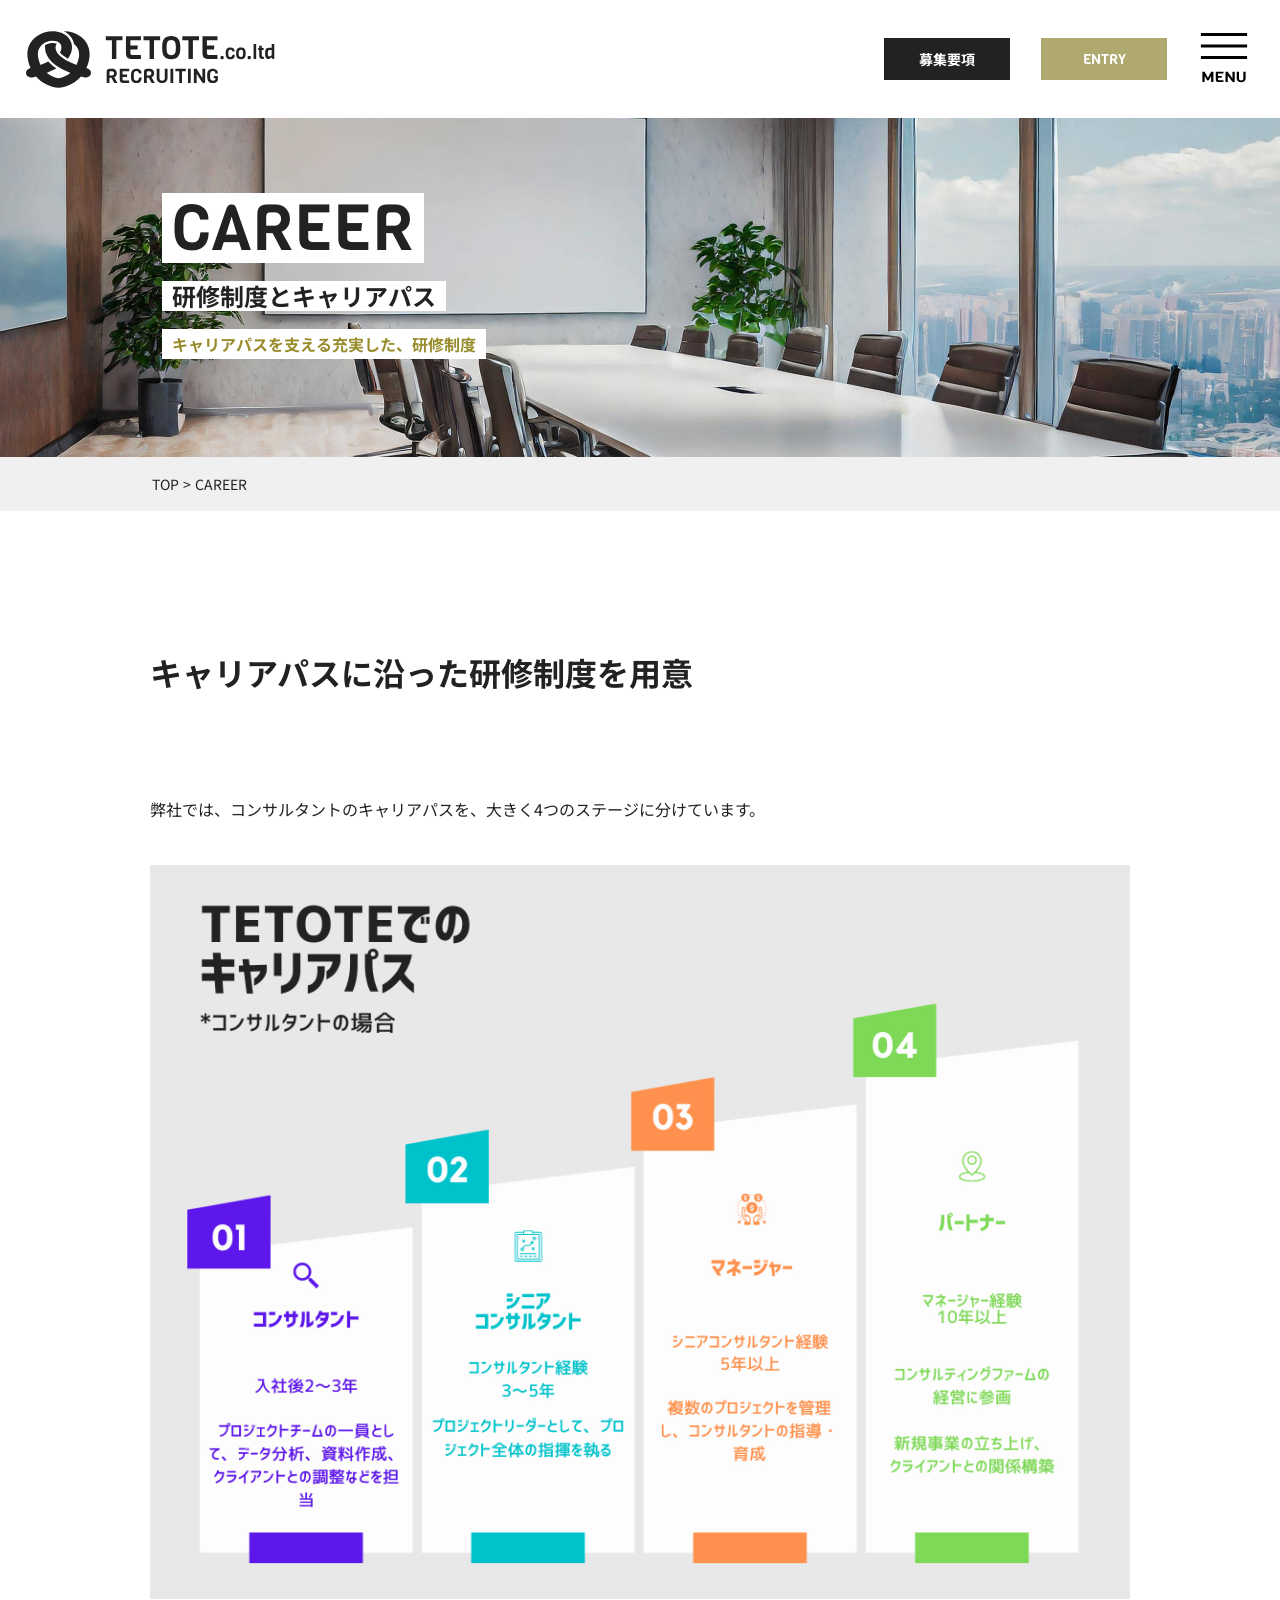
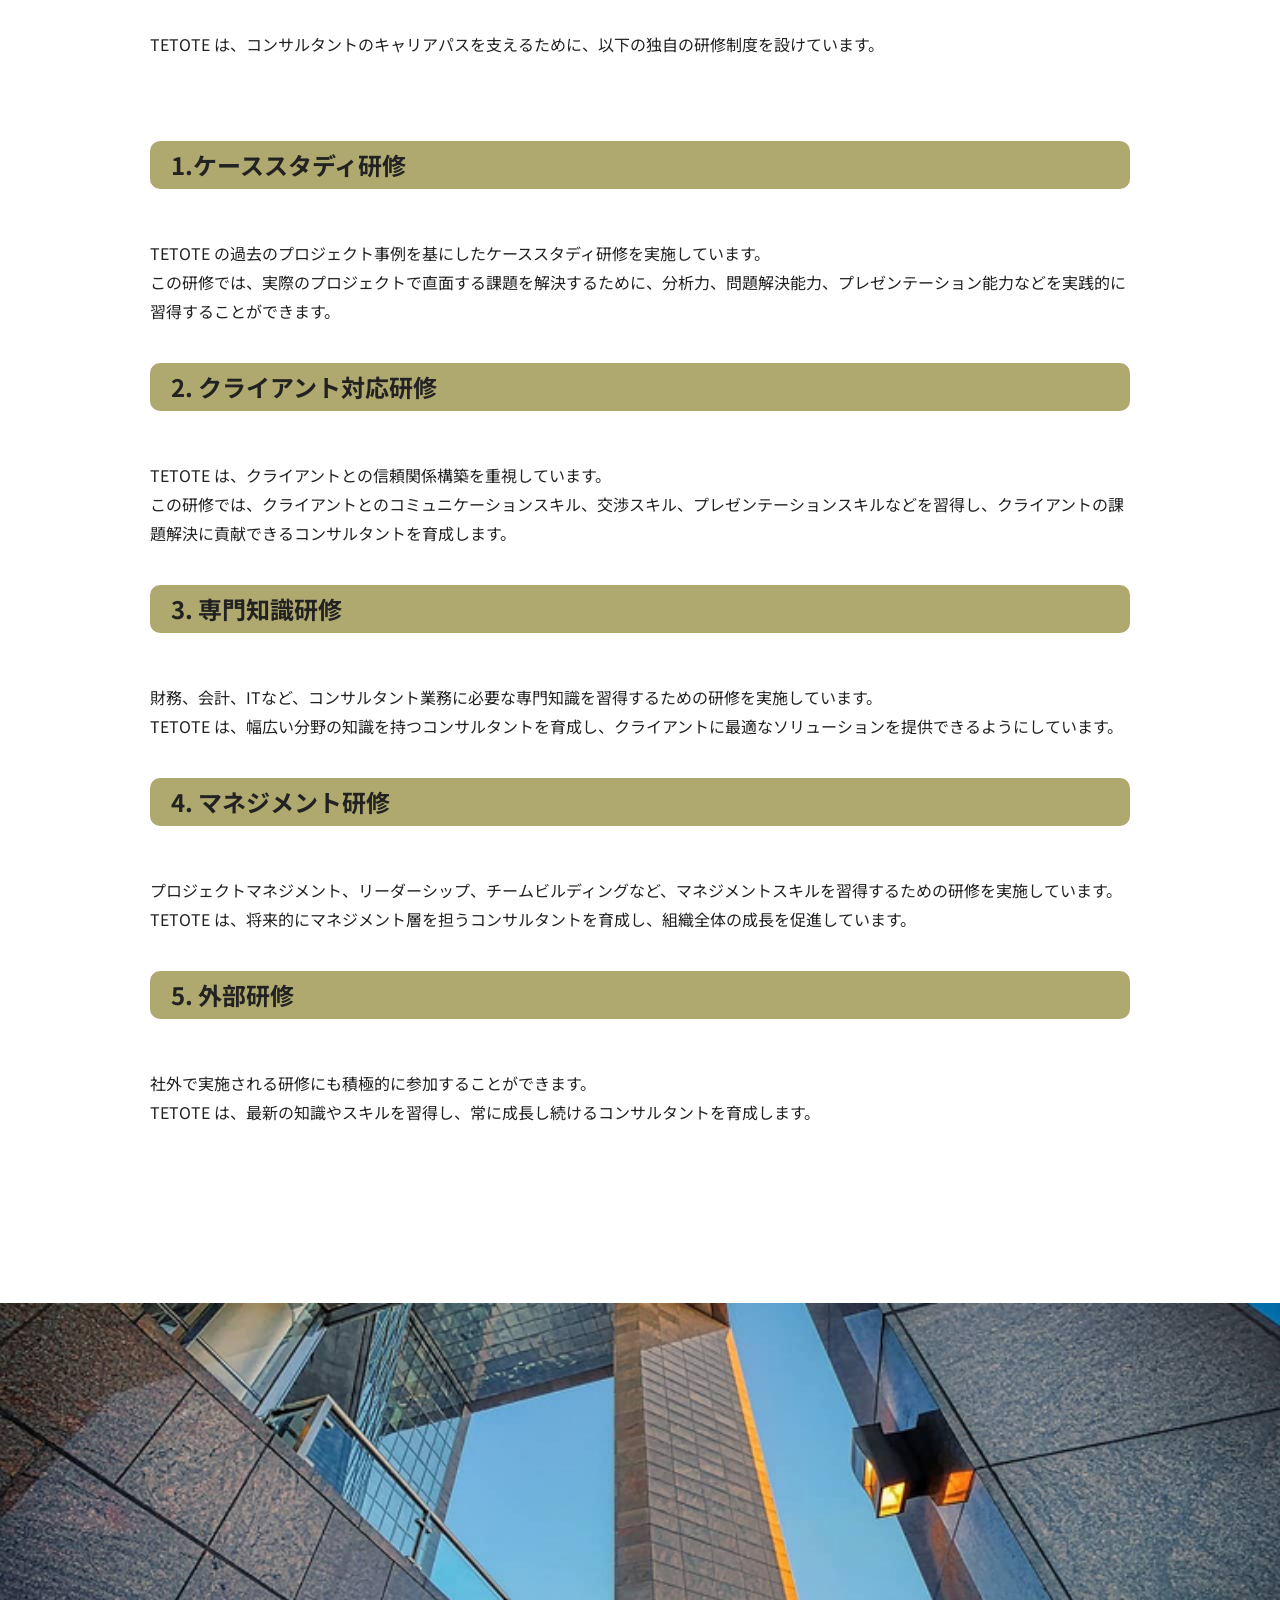
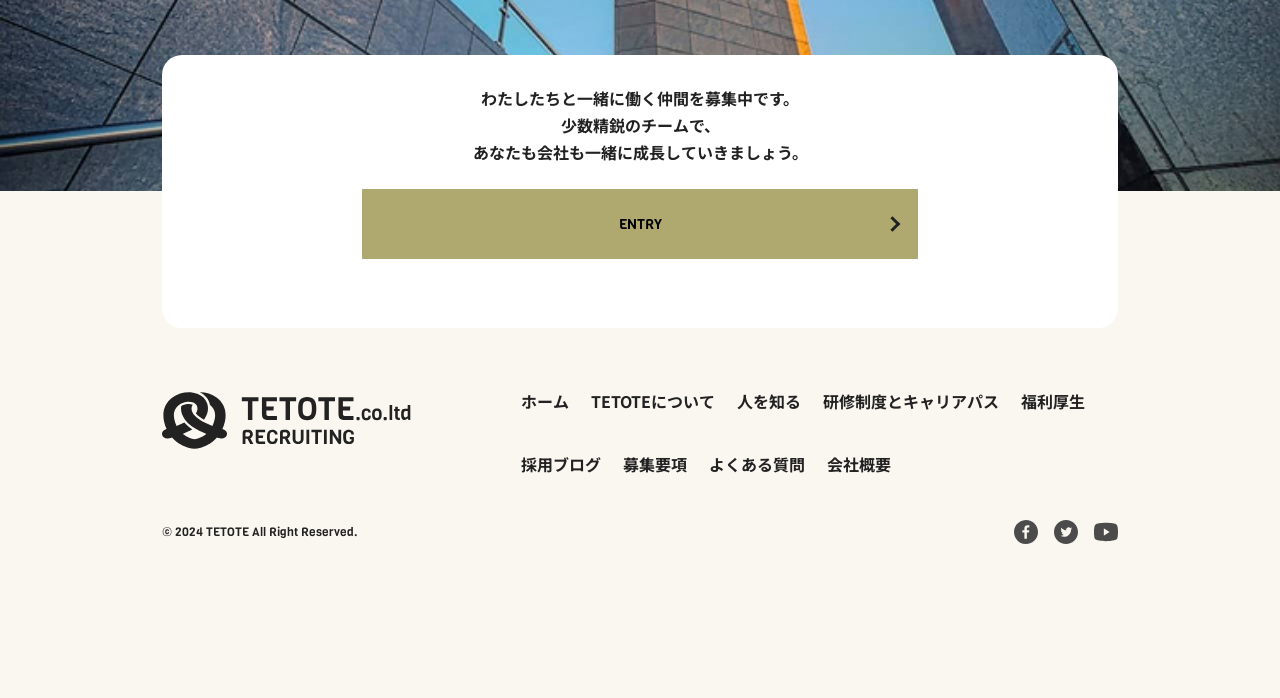
<file: career.html>
<!DOCTYPE html>
<html lang="ja">
<head>
    <meta charset="UTF-8">
    <meta name="viewport" content="width=device-width, initial-scale=1.0">
    <link rel="icon" href="./img/favicon.svg" type="image/svg+xml">
    <title>研修制度とキャリアパス | 株式会社TETOTE</title>
    <meta name="description" content="テクノロジーで社会課題を解決する、AIやビッグデータ分析などの技術を活用した社会課題解決サービスを提供するTETOTEの採用サイト。このページでは、TETOTEの研修制度とキャリアパスについて詳しく紹介しています。">
    <link rel="preconnect" href="https://fonts.googleapis.com">
    <link rel="preconnect" href="https://fonts.gstatic.com" crossorigin>
    <link href="https://fonts.googleapis.com/css2?family=Inter:wght@700&family=Noto+Sans+JP:wght@400;700&family=Viga&display=swap" rel="stylesheet">
    <link rel="stylesheet" href="common.css">
    <link rel="stylesheet" href="career.css">
</head>
<body>
    <header class="sub-header">
        <div class="sub-header__inner">
            <a class="sub-header__logo" href="./index.html"><img src="./img/footer__logo.svg" alt="TETOTE RECRUITING"></a>
            <div class="sub-header__actions">
                <a class="sub-header__requirements" href="./details.html">募集要項</a>
                <a class="sub-header__entry" href="./entry.html">ENTRY</a>
                <button class="hamburger" type="button" aria-label="メニューを開く" aria-expanded="false" aria-controls="global-menu"><img src="./img/hamburger__menu.svg" alt=""></button>
            </div>
        </div>
    </header>

    <div class="global-menu" id="global-menu" aria-hidden="true">
        <div class="global-menu__header">
            <a href="./index.html" aria-label="トップページへ戻る"><img class="global-menu__logo" src="./img/footer__logo.svg" alt="TETOTE RECRUITING"></a>
            <div class="global-menu__header-buttons"><a href="./details.html">募集要項</a><a href="./entry.html">ENTRY</a></div>
            <button class="global-menu__close" type="button" aria-label="メニューを閉じる"><span></span><span></span></button>
        </div>
        <div class="global-menu__content">
            <img class="global-menu__center-logo" src="./img/footer__logo.svg" alt="TETOTE RECRUITING">
            <div class="global-menu__panel">
                <nav class="global-menu__nav" aria-label="メインメニュー">
                    <a href="./about-us.html"><span>ABOUT US</span><small>TETOTEについて</small></a><a href="./staff.html"><span>STAFF</span><small>社員について</small></a><a href="./blog.html"><span>BLOG</span><small>採用ブログ</small></a><a href="./benefits.html"><span>BENEFITS</span><small>福利厚生について</small></a><a href="./career.html"><span>CARRER</span><small>研修制度とキャリアパス</small></a><a href="./faq.html"><span>FAQ</span><small>よくある質問</small></a>
                </nav>
                <div class="global-menu__buttons"><a class="global-menu__requirements" href="./details.html">募集要項</a><a class="global-menu__entry" href="./entry.html">ENTRY</a></div>
            </div>
        </div>
    </div>

    <section class="career-hero">
        <div class="career-hero__inner">
            <div class="career-hero__content">
                <h1>CAREER</h1>
                <p class="career-hero__ja">研修制度とキャリアパス</p>
                <p class="career-hero__lead">キャリアパスを支える充実した、研修制度</p>
            </div>
        </div>
    </section>

    <nav class="breadcrumb" aria-label="パンくずリスト"><ol><li><a href="./index.html">TOP</a></li><li>&gt;</li><li>CAREER</li></ol></nav>

    <main class="career-main">
        <section class="career-page-content">
            <h2>キャリアパスに沿った研修制度を用意</h2>

            <div class="career-path">
                <p>弊社では、コンサルタントのキャリアパスを、大きく4つのステージに分けています。</p>
                <img src="./img/tetote-carrer-path 1.jpg" alt="TETOTEのキャリアパス">
                <p class="career-path__description">TETOTE は、コンサルタントのキャリアパスを支えるために、以下の独自の研修制度を設けています。</p>
            </div>

            <div class="career-training">
                <article class="career-training__item career-training__item--large"><h3>1.ケーススタディ研修</h3><p>TETOTE の過去のプロジェクト事例を基にしたケーススタディ研修を実施しています。<br>この研修では、実際のプロジェクトで直面する課題を解決するために、分析力、問題解決能力、プレゼンテーション能力などを実践的に習得することができます。</p></article>
                <article class="career-training__item career-training__item--large"><h3>2. クライアント対応研修</h3><p>TETOTE は、クライアントとの信頼関係構築を重視しています。<br>この研修では、クライアントとのコミュニケーションスキル、交渉スキル、プレゼンテーションスキルなどを習得し、クライアントの課題解決に貢献できるコンサルタントを育成します。</p></article>
                <article class="career-training__item"><h3>3. 専門知識研修</h3><p>財務、会計、ITなど、コンサルタント業務に必要な専門知識を習得するための研修を実施しています。<br>TETOTE は、幅広い分野の知識を持つコンサルタントを育成し、クライアントに最適なソリューションを提供できるようにしています。</p></article>
                <article class="career-training__item"><h3>4. マネジメント研修</h3><p>プロジェクトマネジメント、リーダーシップ、チームビルディングなど、マネジメントスキルを習得するための研修を実施しています。<br>TETOTE は、将来的にマネジメント層を担うコンサルタントを育成し、組織全体の成長を促進しています。</p></article>
                <article class="career-training__item"><h3>5. 外部研修</h3><p>社外で実施される研修にも積極的に参加することができます。<br>TETOTE は、最新の知識やスキルを習得し、常に成長し続けるコンサルタントを育成します。</p></article>
            </div>
        </section>
    </main>

    <footer class="footer">
        <section class="entry"><figure class="entry__img"><img src="./img/cta 1.jpg" alt=""></figure><div class="entry__card"><p>わたしたちと一緒に働く仲間を募集中です。<br>少数精鋭のチームで、<br>あなたも会社も一緒に成長していきましょう。</p><a href="./entry.html">ENTRY</a></div></section>
        <div class="footer__content">
            <nav class="footer__nav"><a href="./index.html">ホーム</a><a href="./about-us.html">TETOTEについて</a><a href="./staff.html">人を知る</a><a href="./career.html">研修制度とキャリアパス</a><a href="./benefits.html">福利厚生</a><a href="./blog.html">採用ブログ</a><a href="./details.html">募集要項</a><a href="./faq.html">よくある質問</a><a href="#">会社概要</a></nav>
            <div class="footer__brand"><div class="footer__sns"><a href="#"><img src="./img/icon__FACEBOOK.svg" alt="Facebook"></a><a href="#"><img src="./img/icon__twitter.svg" alt="X"></a><a href="#"><img src="./img/icon__youtube.svg" alt="YouTube"></a></div><img class="footer__logo" src="./img/footer__logo.svg" alt="TETOTE RECRUITING"></div><small>© 2024 TETOTE All Right Reserved.</small>
        </div>
    </footer>
    <script src="./common.js"></script>
</body>
</html>
</file>
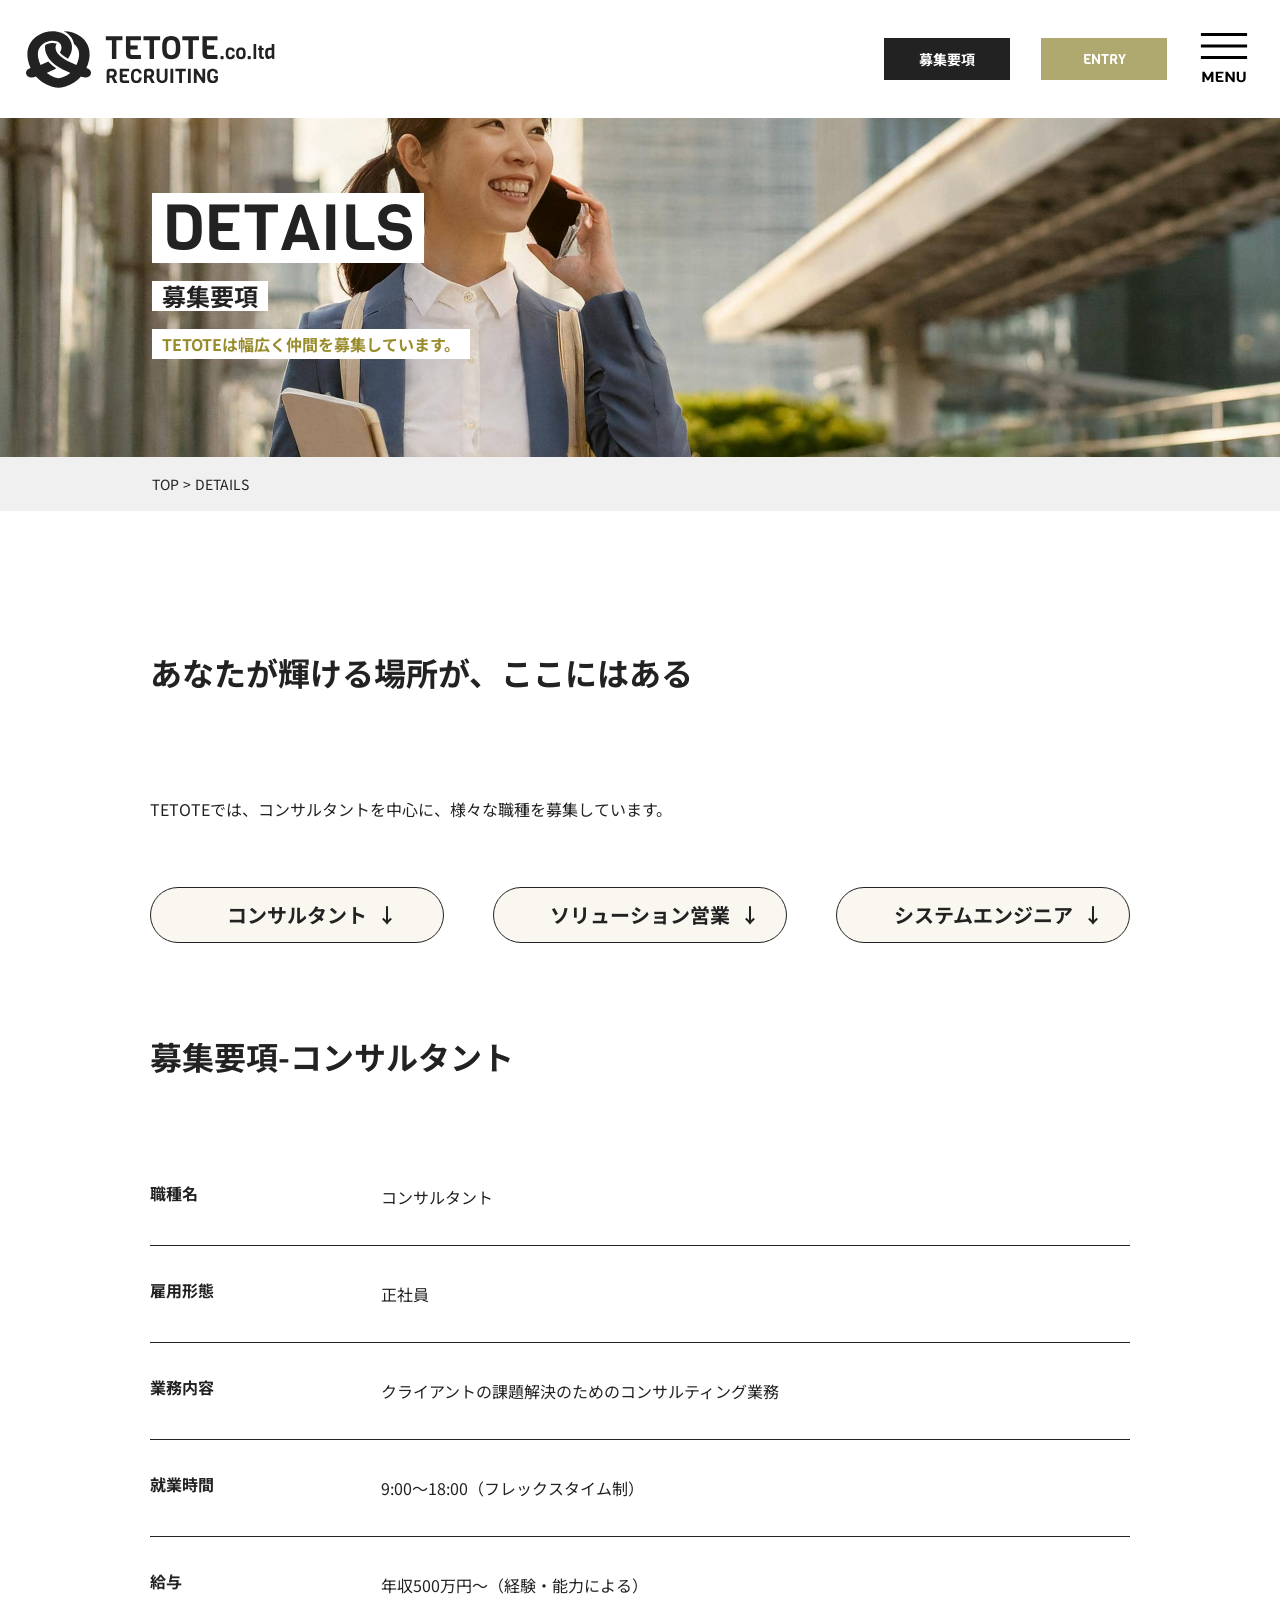
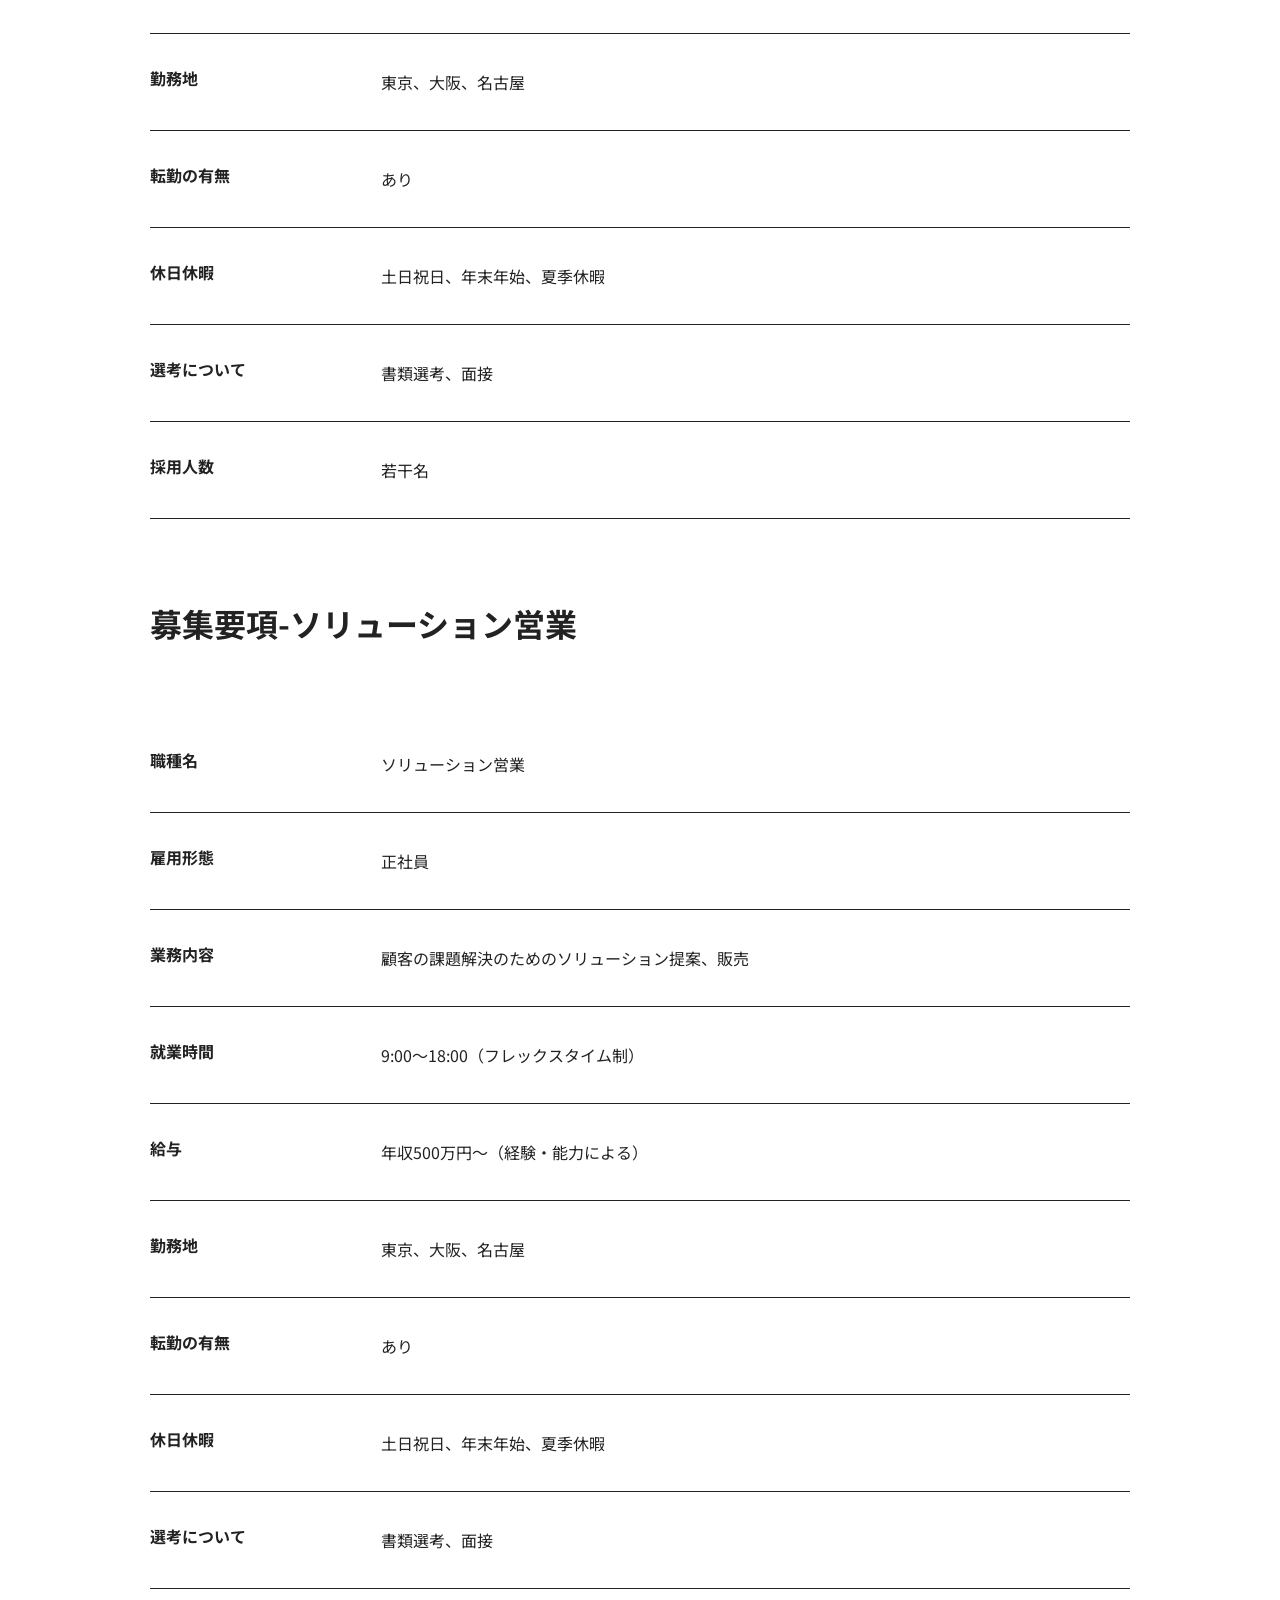
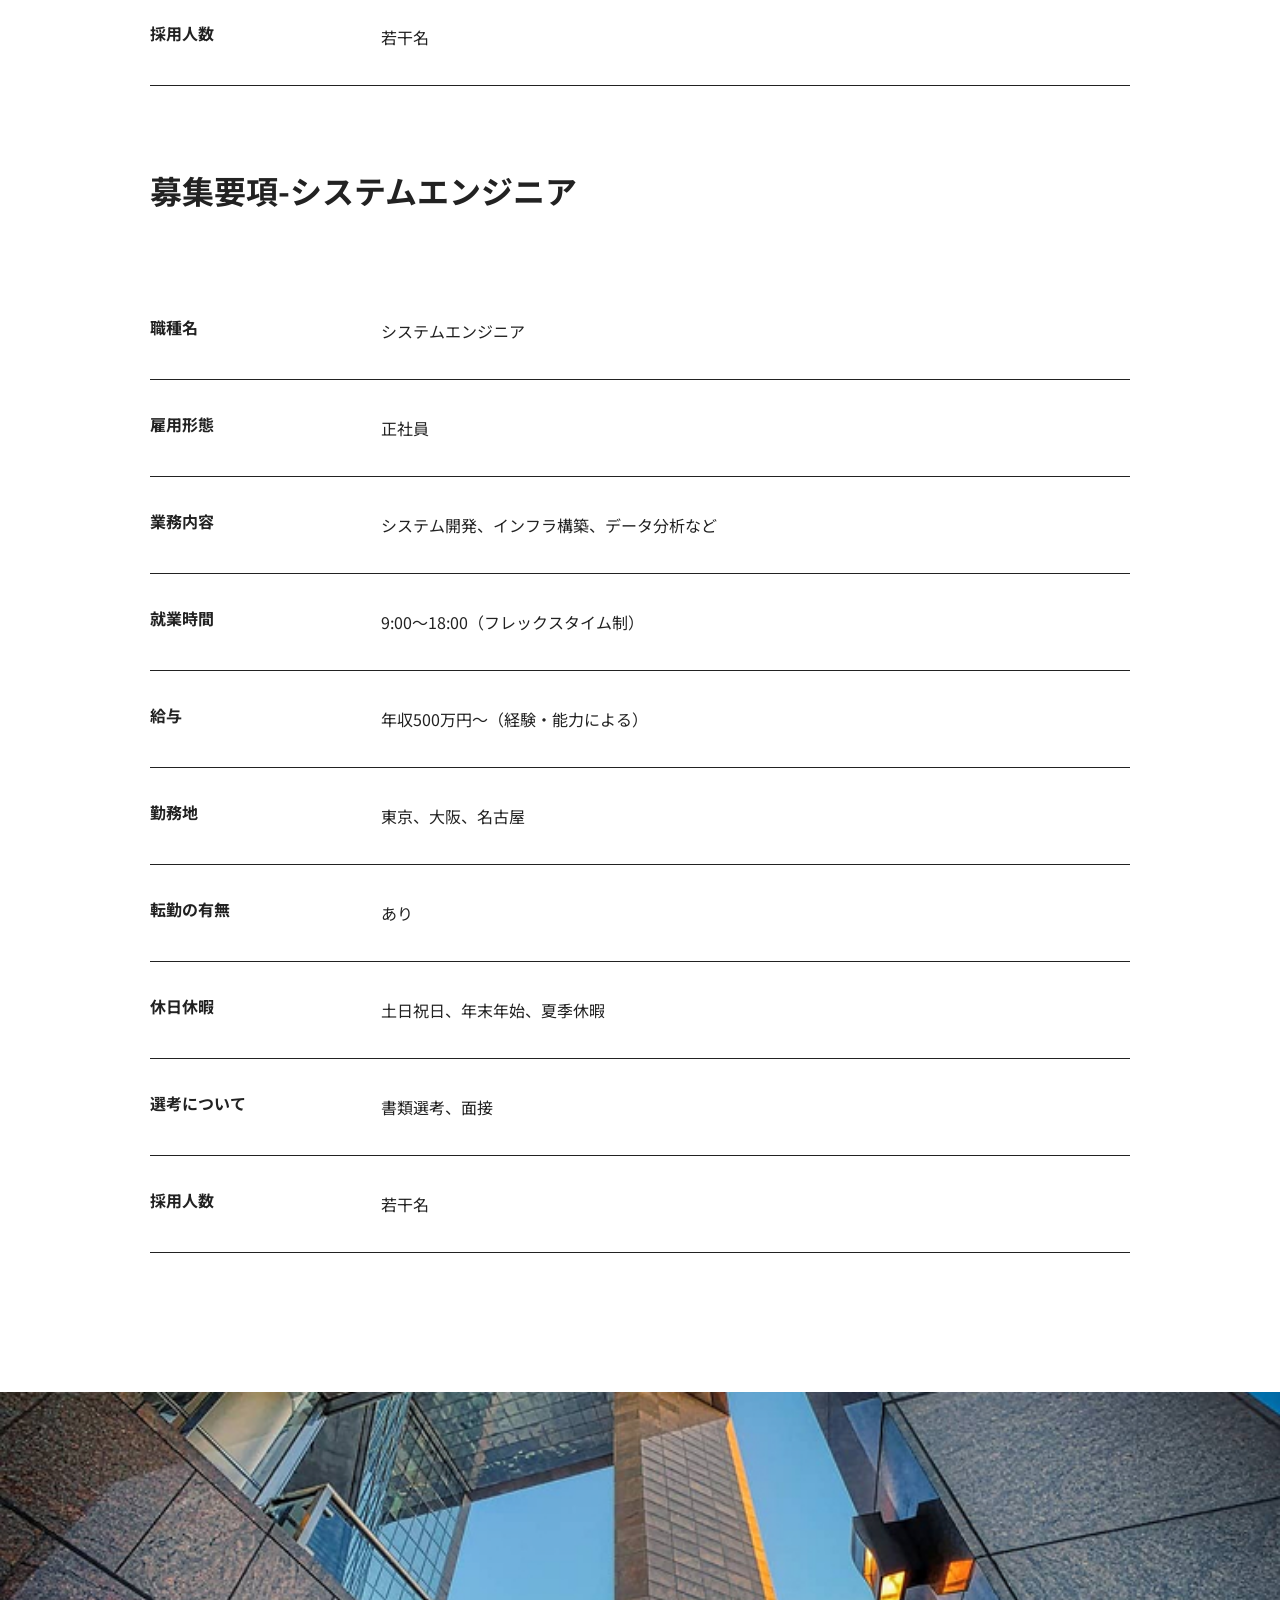
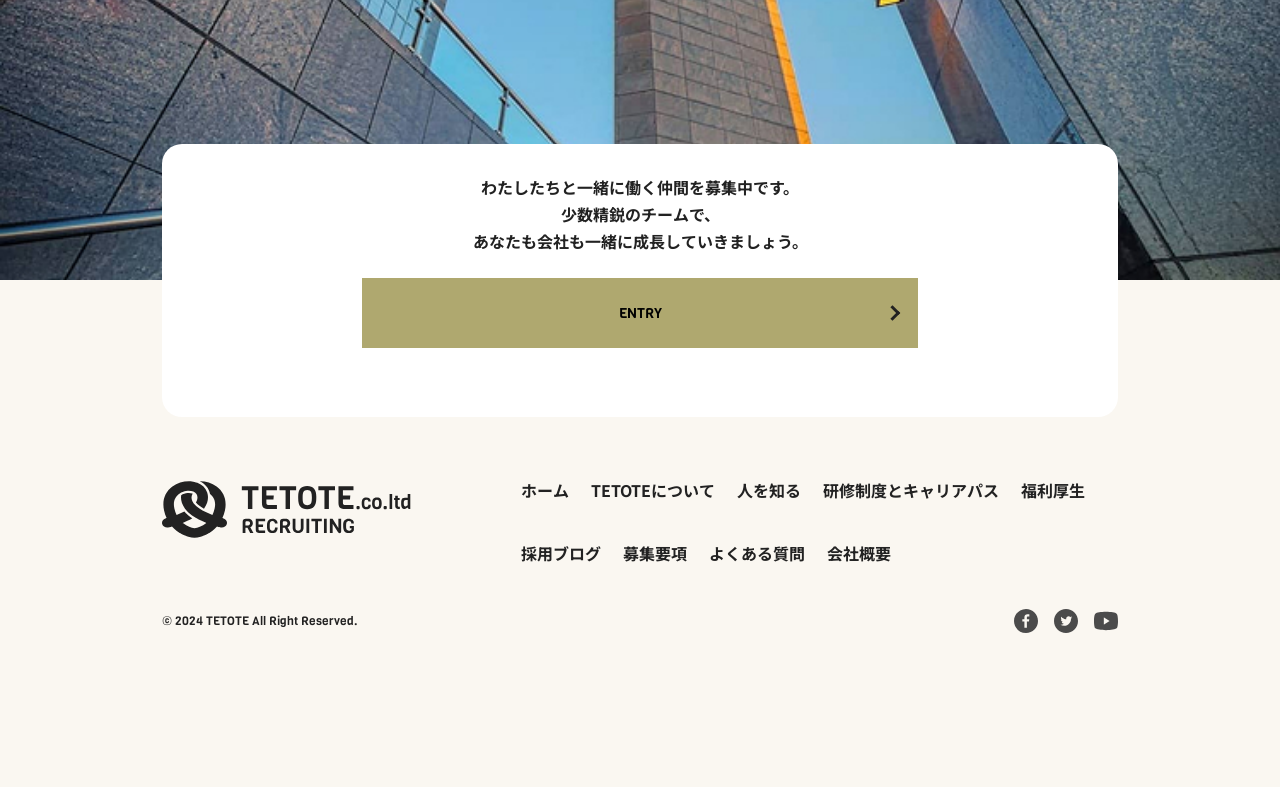
<file: details.html>
<!DOCTYPE html>
<html lang="ja">
<head>
    <meta charset="UTF-8">
    <meta name="viewport" content="width=device-width, initial-scale=1.0">
    <link rel="icon" href="./img/favicon.svg" type="image/svg+xml">
    <title>募集要項 | 株式会社TETOTE</title>
    <meta name="description" content="テクノロジーで社会課題を解決する、AIやビッグデータ分析などの技術を活用した社会課題解決サービスを提供するTETOTEの採用サイト。このページでは、職種ごとの募集要項について詳しく紹介しています。">
    <link rel="preconnect" href="https://fonts.googleapis.com">
    <link rel="preconnect" href="https://fonts.gstatic.com" crossorigin>
    <link href="https://fonts.googleapis.com/css2?family=Inter:wght@700&family=Noto+Sans+JP:wght@400;700&family=Viga&display=swap" rel="stylesheet">
    <link rel="stylesheet" href="common.css">
    <link rel="stylesheet" href="details.css">
</head>
<body>
    <header class="sub-header">
        <div class="sub-header__inner">
            <a class="sub-header__logo" href="./index.html"><img src="./img/footer__logo.svg" alt="TETOTE RECRUITING"></a>
            <div class="sub-header__actions">
                <a class="sub-header__requirements" href="./details.html">募集要項</a>
                <a class="sub-header__entry" href="./entry.html">ENTRY</a>
                <button class="hamburger" type="button" aria-label="メニューを開く" aria-expanded="false" aria-controls="global-menu"><img src="./img/hamburger__menu.svg" alt=""></button>
            </div>
        </div>
    </header>

    <div class="global-menu" id="global-menu" aria-hidden="true">
        <div class="global-menu__header">
            <a href="./index.html" aria-label="トップページへ戻る"><img class="global-menu__logo" src="./img/footer__logo.svg" alt="TETOTE RECRUITING"></a>
            <div class="global-menu__header-buttons"><a href="./details.html">募集要項</a><a href="./entry.html">ENTRY</a></div>
            <button class="global-menu__close" type="button" aria-label="メニューを閉じる"><span></span><span></span></button>
        </div>
        <div class="global-menu__content">
            <img class="global-menu__center-logo" src="./img/footer__logo.svg" alt="TETOTE RECRUITING">
            <div class="global-menu__panel">
                <nav class="global-menu__nav" aria-label="メインメニュー">
                    <a href="./about-us.html"><span>ABOUT US</span><small>TETOTEについて</small></a>
                    <a href="./staff.html"><span>STAFF</span><small>社員について</small></a>
                    <a href="./blog.html"><span>BLOG</span><small>採用ブログ</small></a>
                    <a href="./benefits.html"><span>BENEFITS</span><small>福利厚生について</small></a>
                    <a href="./career.html"><span>CARRER</span><small>研修制度とキャリアパス</small></a>
                    <a href="./faq.html"><span>FAQ</span><small>よくある質問</small></a>
                </nav>
                <div class="global-menu__buttons">
                    <a class="global-menu__requirements" href="./details.html">募集要項</a>
                    <a class="global-menu__entry" href="./entry.html">ENTRY</a>
                </div>
            </div>
        </div>
    </div>

    <section class="details-hero">
        <div class="details-hero__inner">
            <div class="details-hero__content">
                <h1>DETAILS</h1>
                <p class="details-hero__ja">募集要項</p>
                <p class="details-hero__lead">TETOTEは幅広く仲間を募集しています。</p>
            </div>
        </div>
    </section>

    <nav class="breadcrumb" aria-label="パンくずリスト">
        <ol><li><a href="./index.html">TOP</a></li><li>&gt;</li><li>DETAILS</li></ol>
    </nav>

    <main class="details-main">
        <section class="details-information">
            <div class="details-information__text">
                <h2>あなたが輝ける場所が、ここにはある</h2>
                <p>TETOTEでは、コンサルタントを中心に、様々な職種を募集しています。</p>
            </div>
            <nav class="details-navigation" aria-label="職種別の募集要項">
                <a href="#consultant"><span class="details-navigation__label">コンサルタント</span></a>
                <a href="#solution"><span class="details-navigation__label">ソリューション営業</span></a>
                <a href="#engineer"><span class="details-navigation__label">システムエンジニア</span></a>
            </nav>
        </section>

        <section class="details-job details-job--consultant" id="consultant">
            <h2>募集要項-コンサルタント</h2>
            <dl class="details-job__list">
                <div class="details-job__item"><dt>職種名</dt><dd>コンサルタント</dd></div>
                <div class="details-job__item"><dt>雇用形態</dt><dd>正社員</dd></div>
                <div class="details-job__item"><dt>業務内容</dt><dd>クライアントの課題解決のためのコンサルティング業務</dd></div>
                <div class="details-job__item"><dt>就業時間</dt><dd>9:00～18:00（フレックスタイム制）</dd></div>
                <div class="details-job__item"><dt>給与</dt><dd>年収500万円～（経験・能力による）</dd></div>
                <div class="details-job__item"><dt>勤務地</dt><dd>東京、大阪、名古屋</dd></div>
                <div class="details-job__item"><dt>転勤の有無</dt><dd>あり</dd></div>
                <div class="details-job__item"><dt>休日休暇</dt><dd>土日祝日、年末年始、夏季休暇</dd></div>
                <div class="details-job__item"><dt>選考について</dt><dd>書類選考、面接</dd></div>
                <div class="details-job__item"><dt>採用人数</dt><dd>若干名</dd></div>
            </dl>
        </section>

        <section class="details-job details-job--solution" id="solution">
            <h2>募集要項-ソリューション営業</h2>
            <dl class="details-job__list">
                <div class="details-job__item"><dt>職種名</dt><dd>ソリューション営業</dd></div>
                <div class="details-job__item"><dt>雇用形態</dt><dd>正社員</dd></div>
                <div class="details-job__item"><dt>業務内容</dt><dd>顧客の課題解決のためのソリューション提案、販売</dd></div>
                <div class="details-job__item"><dt>就業時間</dt><dd>9:00～18:00（フレックスタイム制）</dd></div>
                <div class="details-job__item"><dt>給与</dt><dd>年収500万円～（経験・能力による）</dd></div>
                <div class="details-job__item"><dt>勤務地</dt><dd>東京、大阪、名古屋</dd></div>
                <div class="details-job__item"><dt>転勤の有無</dt><dd>あり</dd></div>
                <div class="details-job__item"><dt>休日休暇</dt><dd>土日祝日、年末年始、夏季休暇</dd></div>
                <div class="details-job__item"><dt>選考について</dt><dd>書類選考、面接</dd></div>
                <div class="details-job__item"><dt>採用人数</dt><dd>若干名</dd></div>
            </dl>
        </section>

        <section class="details-job details-job--engineer" id="engineer">
            <h2>募集要項-システムエンジニア</h2>
            <dl class="details-job__list">
                <div class="details-job__item"><dt>職種名</dt><dd>システムエンジニア</dd></div>
                <div class="details-job__item"><dt>雇用形態</dt><dd>正社員</dd></div>
                <div class="details-job__item"><dt>業務内容</dt><dd>システム開発、インフラ構築、データ分析など</dd></div>
                <div class="details-job__item"><dt>就業時間</dt><dd>9:00～18:00（フレックスタイム制）</dd></div>
                <div class="details-job__item"><dt>給与</dt><dd>年収500万円～（経験・能力による）</dd></div>
                <div class="details-job__item"><dt>勤務地</dt><dd>東京、大阪、名古屋</dd></div>
                <div class="details-job__item"><dt>転勤の有無</dt><dd>あり</dd></div>
                <div class="details-job__item"><dt>休日休暇</dt><dd>土日祝日、年末年始、夏季休暇</dd></div>
                <div class="details-job__item"><dt>選考について</dt><dd>書類選考、面接</dd></div>
                <div class="details-job__item"><dt>採用人数</dt><dd>若干名</dd></div>
            </dl>
        </section>
    </main>

    <footer class="footer">
        <section class="entry">
            <figure class="entry__img"><img src="./img/cta 1.jpg" alt=""></figure>
            <div class="entry__card"><p>わたしたちと一緒に働く仲間を募集中です。<br>少数精鋭のチームで、<br>あなたも会社も一緒に成長していきましょう。</p><a href="./entry.html">ENTRY</a></div>
        </section>
        <div class="footer__content">
            <nav class="footer__nav"><a href="./index.html">ホーム</a><a href="./about-us.html">TETOTEについて</a><a href="./staff.html">人を知る</a><a href="./career.html">研修制度とキャリアパス</a><a href="./benefits.html">福利厚生</a><a href="./blog.html">採用ブログ</a><a href="./details.html">募集要項</a><a href="./faq.html">よくある質問</a><a href="#">会社概要</a></nav>
            <div class="footer__brand"><div class="footer__sns"><a href="#"><img src="./img/icon__FACEBOOK.svg" alt="Facebook"></a><a href="#"><img src="./img/icon__twitter.svg" alt="X"></a><a href="#"><img src="./img/icon__youtube.svg" alt="YouTube"></a></div><img class="footer__logo" src="./img/footer__logo.svg" alt="TETOTE RECRUITING"></div><small>© 2024 TETOTE All Right Reserved.</small>
        </div>
    </footer>
    <script src="./common.js"></script>
</body>
</html>
</file>
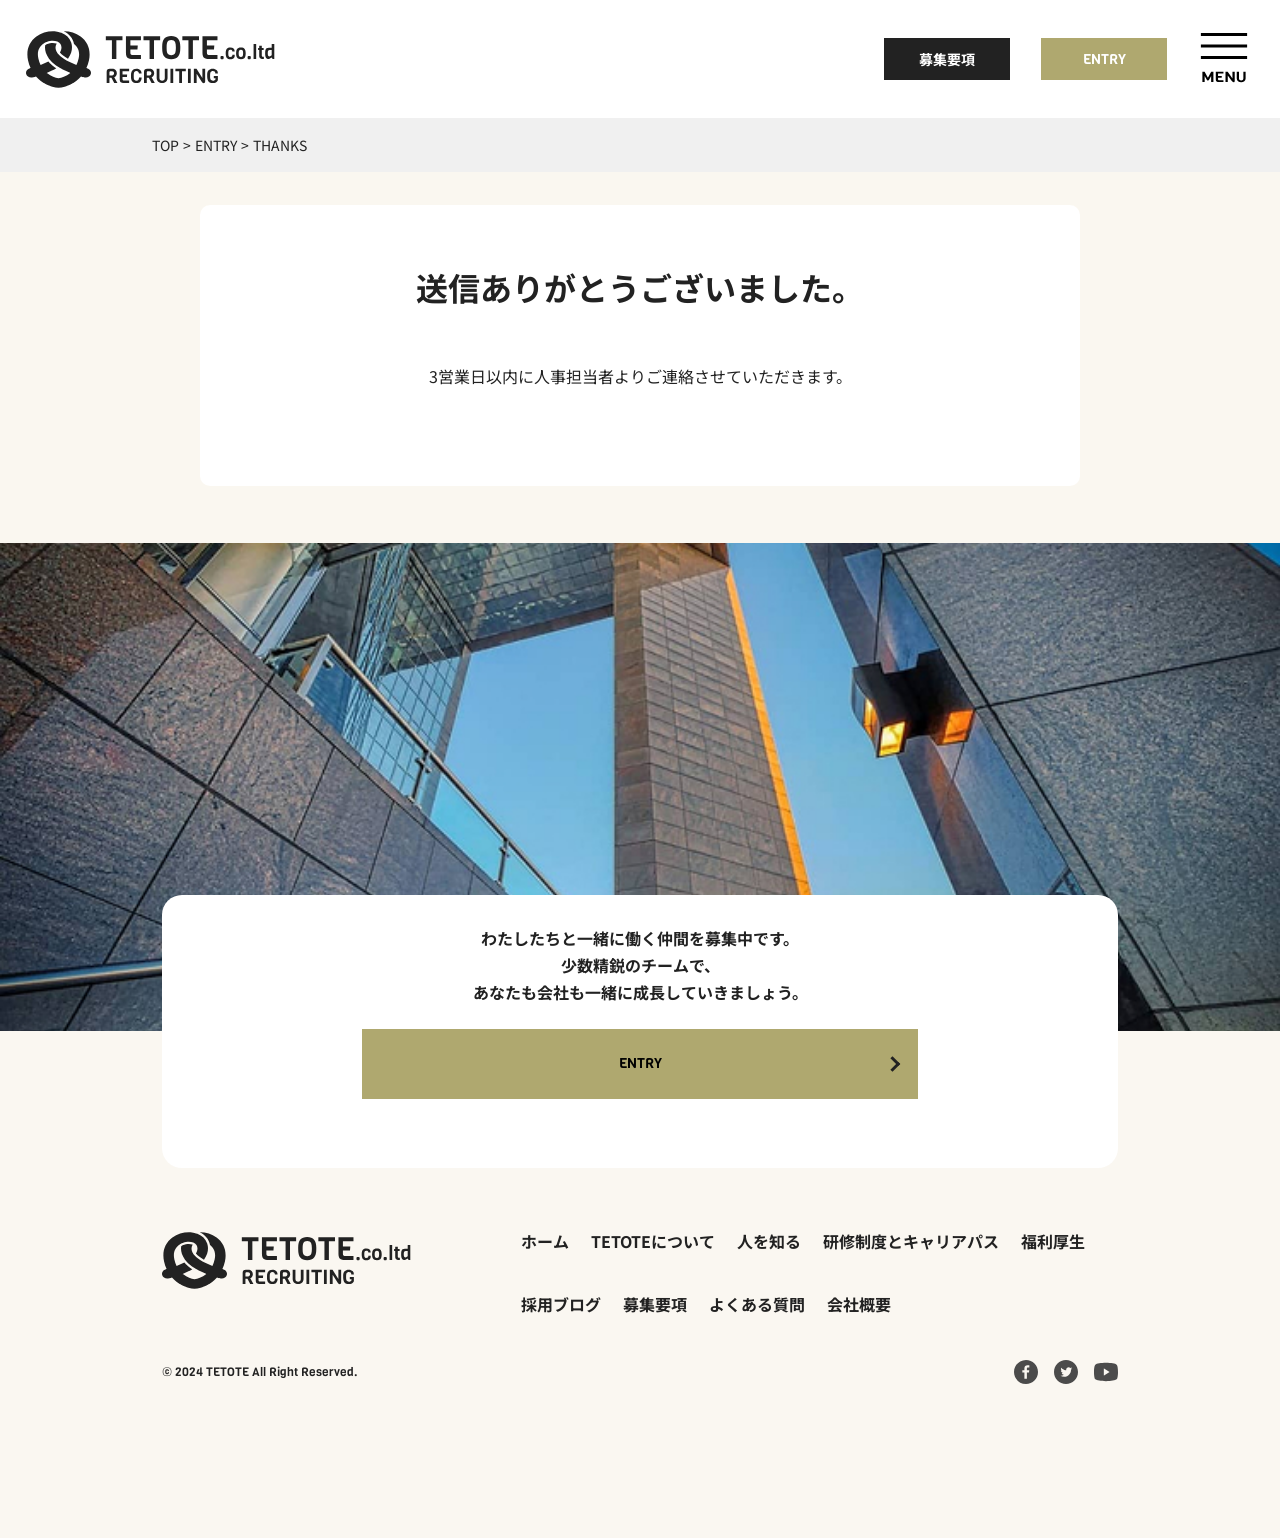
<file: entry-thanks.html>
<!DOCTYPE html>
<html lang="ja">
<head>
    <meta charset="UTF-8">
    <meta name="viewport" content="width=device-width, initial-scale=1.0">
    <link rel="icon" href="./img/favicon.svg" type="image/svg+xml">
    <title>エントリー完了 | 株式会社TETOTE</title>
    <meta name="description" content="テクノロジーで社会課題を解決する、AIやビッグデータ分析などの技術を活用した社会課題解決サービスを提供するTETOTEの採用サイト。このページは、採用エントリーの送信完了ページです。">
    <link rel="preconnect" href="https://fonts.googleapis.com">
    <link rel="preconnect" href="https://fonts.gstatic.com" crossorigin>
    <link href="https://fonts.googleapis.com/css2?family=Inter:wght@700&family=Noto+Sans+JP:wght@400;700&family=Viga&display=swap" rel="stylesheet">
    <link rel="stylesheet" href="common.css">
    <link rel="stylesheet" href="entry-thanks.css">
</head>
<body>
    <header class="sub-header">
        <div class="sub-header__inner">
            <a class="sub-header__logo" href="./index.html"><img src="./img/footer__logo.svg" alt="TETOTE RECRUITING"></a>
            <div class="sub-header__actions">
                <a class="sub-header__requirements" href="./details.html">募集要項</a>
                <a class="sub-header__entry" href="./entry.html">ENTRY</a>
                <button class="hamburger" type="button" aria-label="メニューを開く" aria-expanded="false" aria-controls="global-menu"><img src="./img/hamburger__menu.svg" alt=""></button>
            </div>
        </div>
    </header>

    <div class="global-menu" id="global-menu" aria-hidden="true">
        <div class="global-menu__header">
            <a href="./index.html" aria-label="トップページへ戻る"><img class="global-menu__logo" src="./img/footer__logo.svg" alt="TETOTE RECRUITING"></a>
            <div class="global-menu__header-buttons"><a href="./details.html">募集要項</a><a href="./entry.html">ENTRY</a></div>
            <button class="global-menu__close" type="button" aria-label="メニューを閉じる"><span></span><span></span></button>
        </div>
        <div class="global-menu__content">
            <img class="global-menu__center-logo" src="./img/footer__logo.svg" alt="TETOTE RECRUITING">
            <div class="global-menu__panel">
                <nav class="global-menu__nav" aria-label="メインメニュー">
                    <a href="./about-us.html"><span>ABOUT US</span><small>TETOTEについて</small></a>
                    <a href="./staff.html"><span>STAFF</span><small>社員について</small></a>
                    <a href="./blog.html"><span>BLOG</span><small>採用ブログ</small></a>
                    <a href="./benefits.html"><span>BENEFITS</span><small>福利厚生について</small></a>
                    <a href="./career.html"><span>CARRER</span><small>研修制度とキャリアパス</small></a>
                    <a href="./faq.html"><span>FAQ</span><small>よくある質問</small></a>
                </nav>
                <div class="global-menu__buttons"><a class="global-menu__requirements" href="./details.html">募集要項</a><a class="global-menu__entry" href="./entry.html">ENTRY</a></div>
            </div>
        </div>
    </div>

    <nav class="breadcrumb breadcrumb--entry-thanks" aria-label="パンくずリスト"><ol><li><a href="./index.html">TOP</a></li><li>&gt;</li><li><a href="./entry.html">ENTRY</a></li><li>&gt;</li><li>THANKS</li></ol></nav>

    <main class="entry-thanks-main">
        <section class="entry-thanks-message">
            <h1>送信ありがとうございました。</h1>
            <p>3営業日以内に人事担当者よりご連絡させていただきます。</p>
        </section>
    </main>

    <footer class="footer">
        <section class="entry"><figure class="entry__img"><img src="./img/cta 1.jpg" alt=""></figure><div class="entry__card"><p>わたしたちと一緒に働く仲間を募集中です。<br>少数精鋭のチームで、<br>あなたも会社も一緒に成長していきましょう。</p><a href="./entry.html">ENTRY</a></div></section>
        <div class="footer__content">
            <nav class="footer__nav"><a href="./index.html">ホーム</a><a href="./about-us.html">TETOTEについて</a><a href="./staff.html">人を知る</a><a href="./career.html">研修制度とキャリアパス</a><a href="./benefits.html">福利厚生</a><a href="./blog.html">採用ブログ</a><a href="./details.html">募集要項</a><a href="./faq.html">よくある質問</a><a href="#">会社概要</a></nav>
            <div class="footer__brand"><div class="footer__sns"><a href="#"><img src="./img/icon__FACEBOOK.svg" alt="Facebook"></a><a href="#"><img src="./img/icon__twitter.svg" alt="X"></a><a href="#"><img src="./img/icon__youtube.svg" alt="YouTube"></a></div><img class="footer__logo" src="./img/footer__logo.svg" alt="TETOTE RECRUITING"></div><small>© 2024 TETOTE All Right Reserved.</small>
        </div>
    </footer>
    <script src="./common.js"></script>
</body>
</html>
</file>
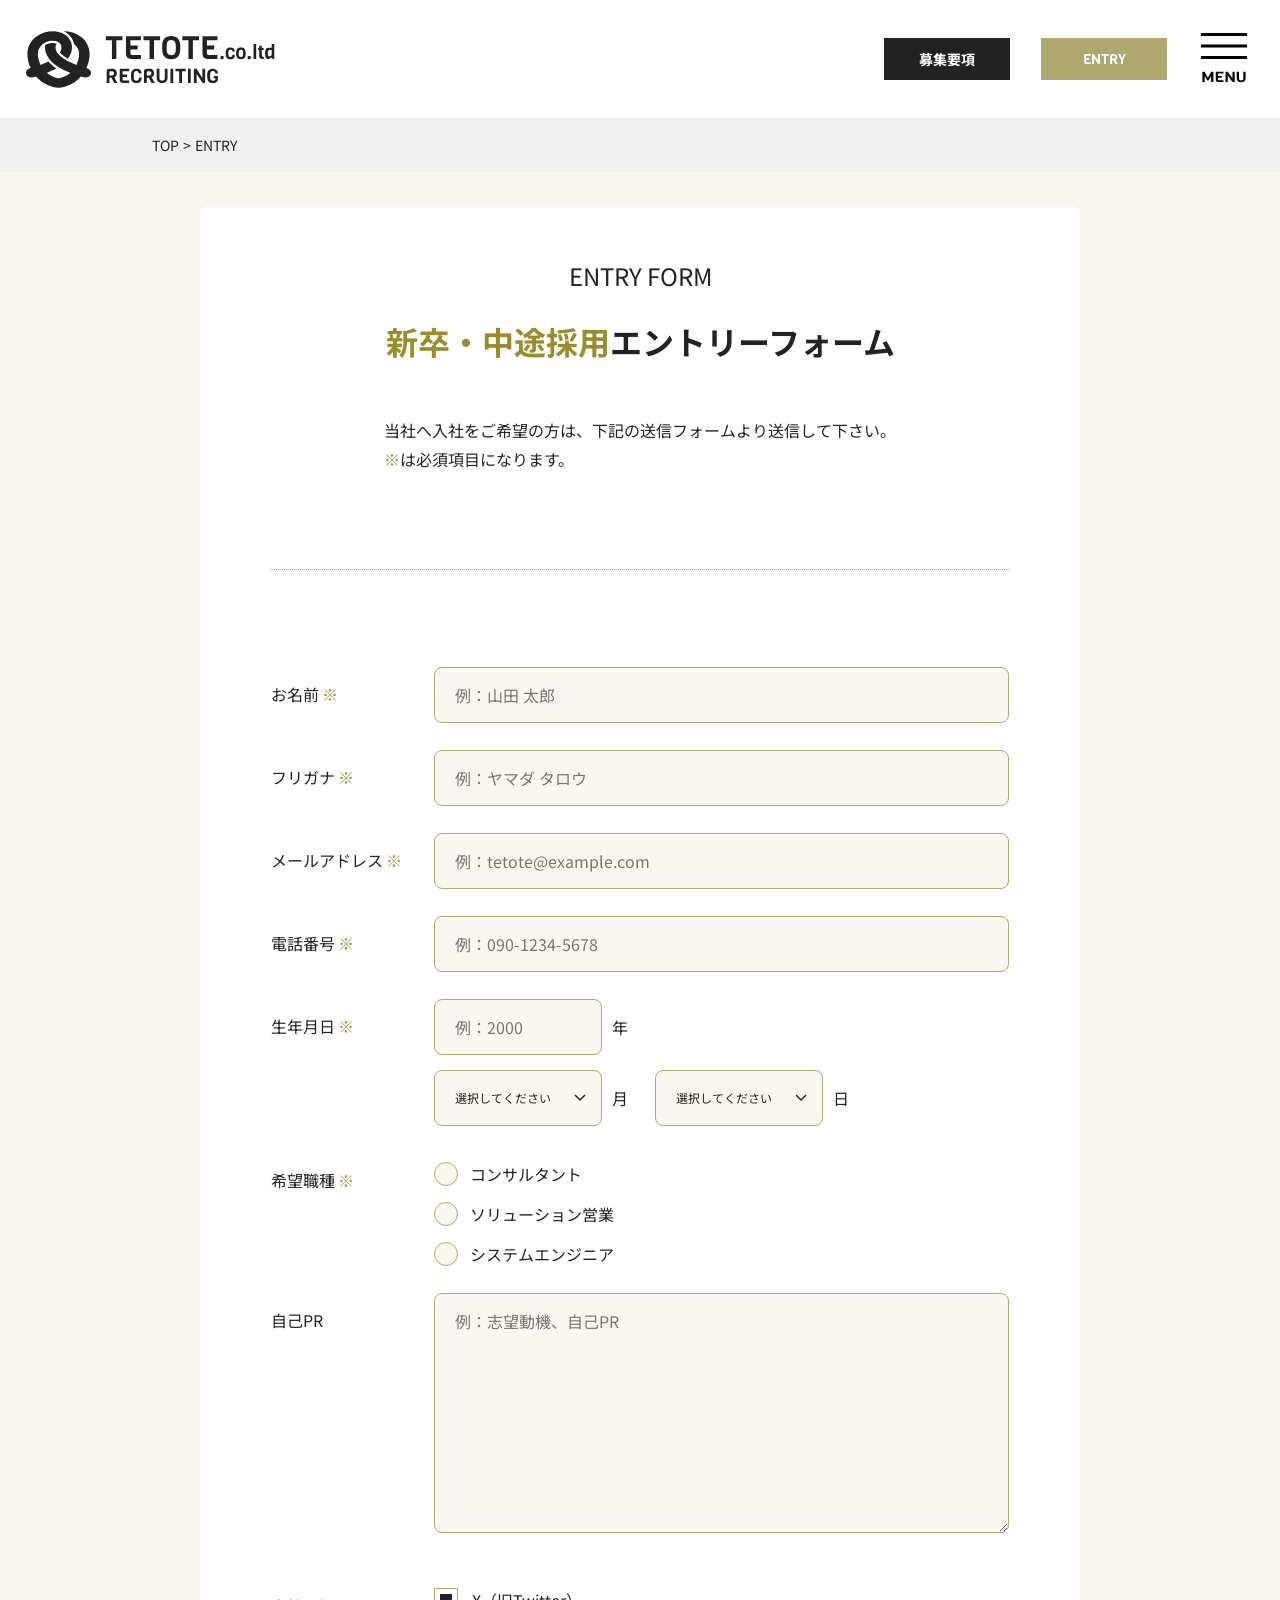
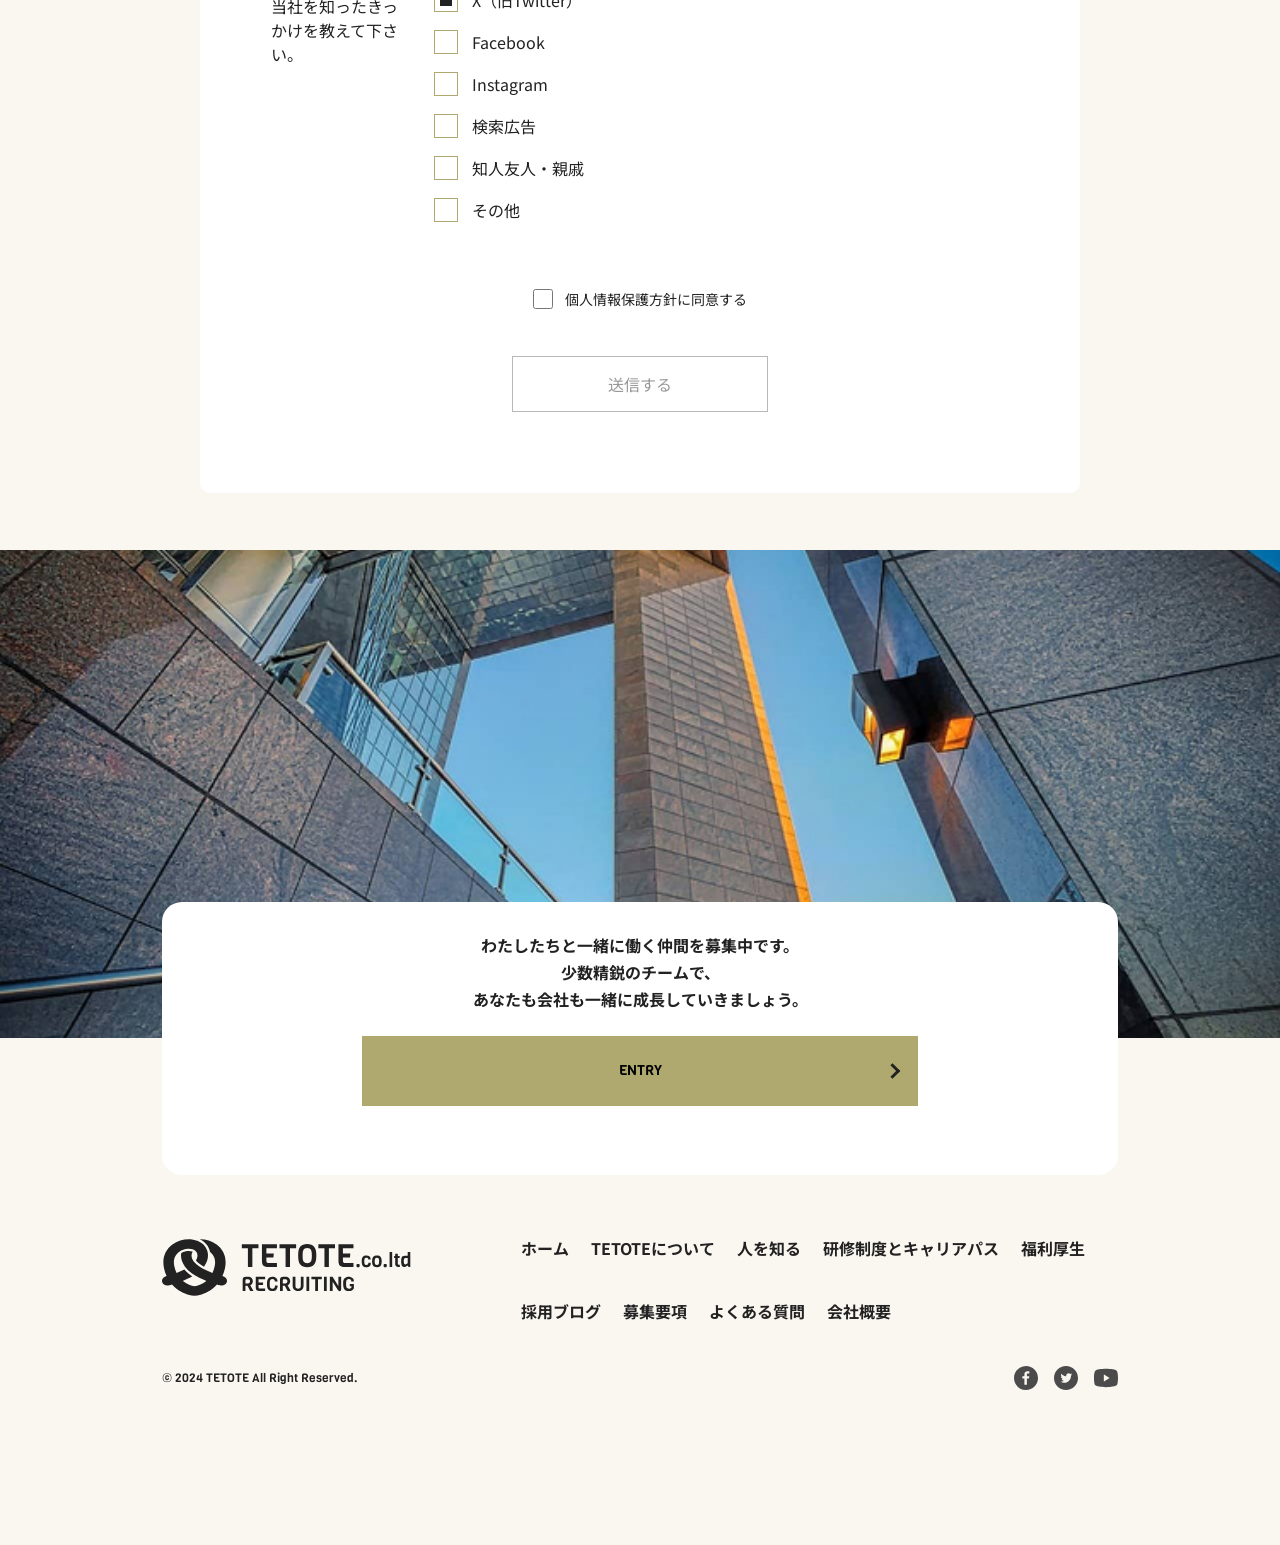
<file: entry.html>
<!DOCTYPE html>
<html lang="ja">
<head>
    <meta charset="UTF-8">
    <meta name="viewport" content="width=device-width, initial-scale=1.0">
    <link rel="icon" href="./img/favicon.svg" type="image/svg+xml">
    <title>エントリー | 株式会社TETOTE</title>
    <meta name="description" content="テクノロジーで社会課題を解決する、AIやビッグデータ分析などの技術を活用した社会課題解決サービスを提供するTETOTEの採用サイト。このページから新卒・中途採用へエントリーいただけます。">
    <link rel="preconnect" href="https://fonts.googleapis.com">
    <link rel="preconnect" href="https://fonts.gstatic.com" crossorigin>
    <link href="https://fonts.googleapis.com/css2?family=Inter:wght@700&family=Noto+Sans+JP:wght@400;700&family=Viga&display=swap" rel="stylesheet">
    <link rel="stylesheet" href="common.css">
    <link rel="stylesheet" href="entry.css">
</head>
<body>
    <header class="sub-header">
        <div class="sub-header__inner">
            <a class="sub-header__logo" href="./index.html"><img src="./img/footer__logo.svg" alt="TETOTE RECRUITING"></a>
            <div class="sub-header__actions">
                <a class="sub-header__requirements" href="./details.html">募集要項</a>
                <a class="sub-header__entry" href="./entry.html">ENTRY</a>
                <button class="hamburger" type="button" aria-label="メニューを開く" aria-expanded="false" aria-controls="global-menu"><img src="./img/hamburger__menu.svg" alt=""></button>
            </div>
        </div>
    </header>

    <div class="global-menu" id="global-menu" aria-hidden="true">
        <div class="global-menu__header">
            <a href="./index.html" aria-label="トップページへ戻る"><img class="global-menu__logo" src="./img/footer__logo.svg" alt="TETOTE RECRUITING"></a>
            <div class="global-menu__header-buttons"><a href="./details.html">募集要項</a><a href="./entry.html">ENTRY</a></div>
            <button class="global-menu__close" type="button" aria-label="メニューを閉じる"><span></span><span></span></button>
        </div>
        <div class="global-menu__content">
            <img class="global-menu__center-logo" src="./img/footer__logo.svg" alt="TETOTE RECRUITING">
            <div class="global-menu__panel">
                <nav class="global-menu__nav" aria-label="メインメニュー">
                    <a href="./about-us.html"><span>ABOUT US</span><small>TETOTEについて</small></a>
                    <a href="./staff.html"><span>STAFF</span><small>社員について</small></a>
                    <a href="./blog.html"><span>BLOG</span><small>採用ブログ</small></a>
                    <a href="./benefits.html"><span>BENEFITS</span><small>福利厚生について</small></a>
                    <a href="./career.html"><span>CARRER</span><small>研修制度とキャリアパス</small></a>
                    <a href="./faq.html"><span>FAQ</span><small>よくある質問</small></a>
                </nav>
                <div class="global-menu__buttons"><a class="global-menu__requirements" href="./details.html">募集要項</a><a class="global-menu__entry" href="./entry.html">ENTRY</a></div>
            </div>
        </div>
    </div>

    <nav class="breadcrumb breadcrumb--entry" aria-label="パンくずリスト"><ol><li><a href="./index.html">TOP</a></li><li>&gt;</li><li>ENTRY</li></ol></nav>

    <main class="entry-main">
        <section class="entry-form-section">
            <div class="entry-form-section__heading">
                <p>ENTRY FORM</p>
                <h1><span>新卒・中途採用</span>エントリーフォーム</h1>
                <p>当社へ入社をご希望の方は、下記の送信フォームより送信して下さい。<br><span>※</span>は必須項目になります。</p>
            </div>

            <form class="entry-form" action="#" method="post">
                <div class="entry-form__row">
                    <label for="entry-name">お名前<span>※</span></label>
                    <input id="entry-name" name="your-name" type="text" placeholder="例：山田 太郎" autocomplete="name" required>
                </div>
                <div class="entry-form__row">
                    <label for="entry-kana">フリガナ<span>※</span></label>
                    <input id="entry-kana" name="your-kana" type="text" placeholder="例：ヤマダ タロウ" required>
                </div>
                <div class="entry-form__row">
                    <label for="entry-email">メールアドレス<span>※</span></label>
                    <input id="entry-email" name="your-email" type="email" placeholder="例：tetote@example.com" autocomplete="email" required>
                </div>
                <div class="entry-form__row">
                    <label for="entry-tel">電話番号<span>※</span></label>
                    <input id="entry-tel" name="your-tel" type="tel" placeholder="例：090-1234-5678" autocomplete="tel" required>
                </div>
                <div class="entry-form__row entry-form__birthday" role="group" aria-labelledby="entry-birthday-label">
                    <p class="entry-form__label" id="entry-birthday-label">生年月日<span>※</span></p>
                    <div class="entry-form__birthday-fields">
                        <label><span class="visually-hidden">生まれた年</span><input name="birth-year" type="number" min="1900" max="2100" inputmode="numeric" placeholder="例：2000" required><span>年</span></label>
                        <label><span class="visually-hidden">生まれた月</span><select name="birth-month" required><option value="">選択してください</option></select><span>月</span></label>
                        <label><span class="visually-hidden">生まれた日</span><select name="birth-day" required><option value="">選択してください</option></select><span>日</span></label>
                    </div>
                </div>
                <div class="entry-form__row entry-form__job" role="radiogroup" aria-labelledby="entry-job-label">
                    <p class="entry-form__label" id="entry-job-label">希望職種<span>※</span></p>
                    <div class="entry-form__radios">
                        <label><input name="desired-job" type="radio" value="コンサルタント" required><span>コンサルタント</span></label>
                        <label><input name="desired-job" type="radio" value="ソリューション営業"><span>ソリューション営業</span></label>
                        <label><input name="desired-job" type="radio" value="システムエンジニア"><span>システムエンジニア</span></label>
                    </div>
                </div>
                <div class="entry-form__row entry-form__message">
                    <label for="entry-message">自己PR</label>
                    <textarea id="entry-message" name="your-message" placeholder="例：志望動機、自己PR"></textarea>
                </div>
                <div class="entry-form__row entry-form__source" role="group" aria-labelledby="entry-source-label">
                    <p class="entry-form__label" id="entry-source-label">当社を知ったきっかけを教えて下さい。</p>
                    <div class="entry-form__checkboxes">
                        <label><input name="source" type="checkbox" value="X（旧Twitter）" checked><span>X（旧Twitter）</span></label>
                        <label><input name="source" type="checkbox" value="Facebook"><span>Facebook</span></label>
                        <label><input name="source" type="checkbox" value="Instagram"><span>Instagram</span></label>
                        <label><input name="source" type="checkbox" value="検索広告"><span>検索広告</span></label>
                        <label><input name="source" type="checkbox" value="知人友人・親戚"><span>知人友人・親戚</span></label>
                        <label><input name="source" type="checkbox" value="その他"><span>その他</span></label>
                    </div>
                </div>
                <label class="entry-form__privacy"><input name="privacy" type="checkbox" required><span>個人情報保護方針に同意する</span></label>
                <button class="entry-form__submit" type="submit" disabled>送信する</button>
            </form>
        </section>
    </main>

    <footer class="footer">
        <section class="entry"><figure class="entry__img"><img src="./img/cta 1.jpg" alt=""></figure><div class="entry__card"><p>わたしたちと一緒に働く仲間を募集中です。<br>少数精鋭のチームで、<br>あなたも会社も一緒に成長していきましょう。</p><a href="./entry.html">ENTRY</a></div></section>
        <div class="footer__content">
            <nav class="footer__nav"><a href="./index.html">ホーム</a><a href="./about-us.html">TETOTEについて</a><a href="./staff.html">人を知る</a><a href="./career.html">研修制度とキャリアパス</a><a href="./benefits.html">福利厚生</a><a href="./blog.html">採用ブログ</a><a href="./details.html">募集要項</a><a href="./faq.html">よくある質問</a><a href="#">会社概要</a></nav>
            <div class="footer__brand"><div class="footer__sns"><a href="#"><img src="./img/icon__FACEBOOK.svg" alt="Facebook"></a><a href="#"><img src="./img/icon__twitter.svg" alt="X"></a><a href="#"><img src="./img/icon__youtube.svg" alt="YouTube"></a></div><img class="footer__logo" src="./img/footer__logo.svg" alt="TETOTE RECRUITING"></div><small>© 2024 TETOTE All Right Reserved.</small>
        </div>
    </footer>
    <script src="./common.js"></script>
    <script src="./entry.js"></script>
</body>
</html>
</file>
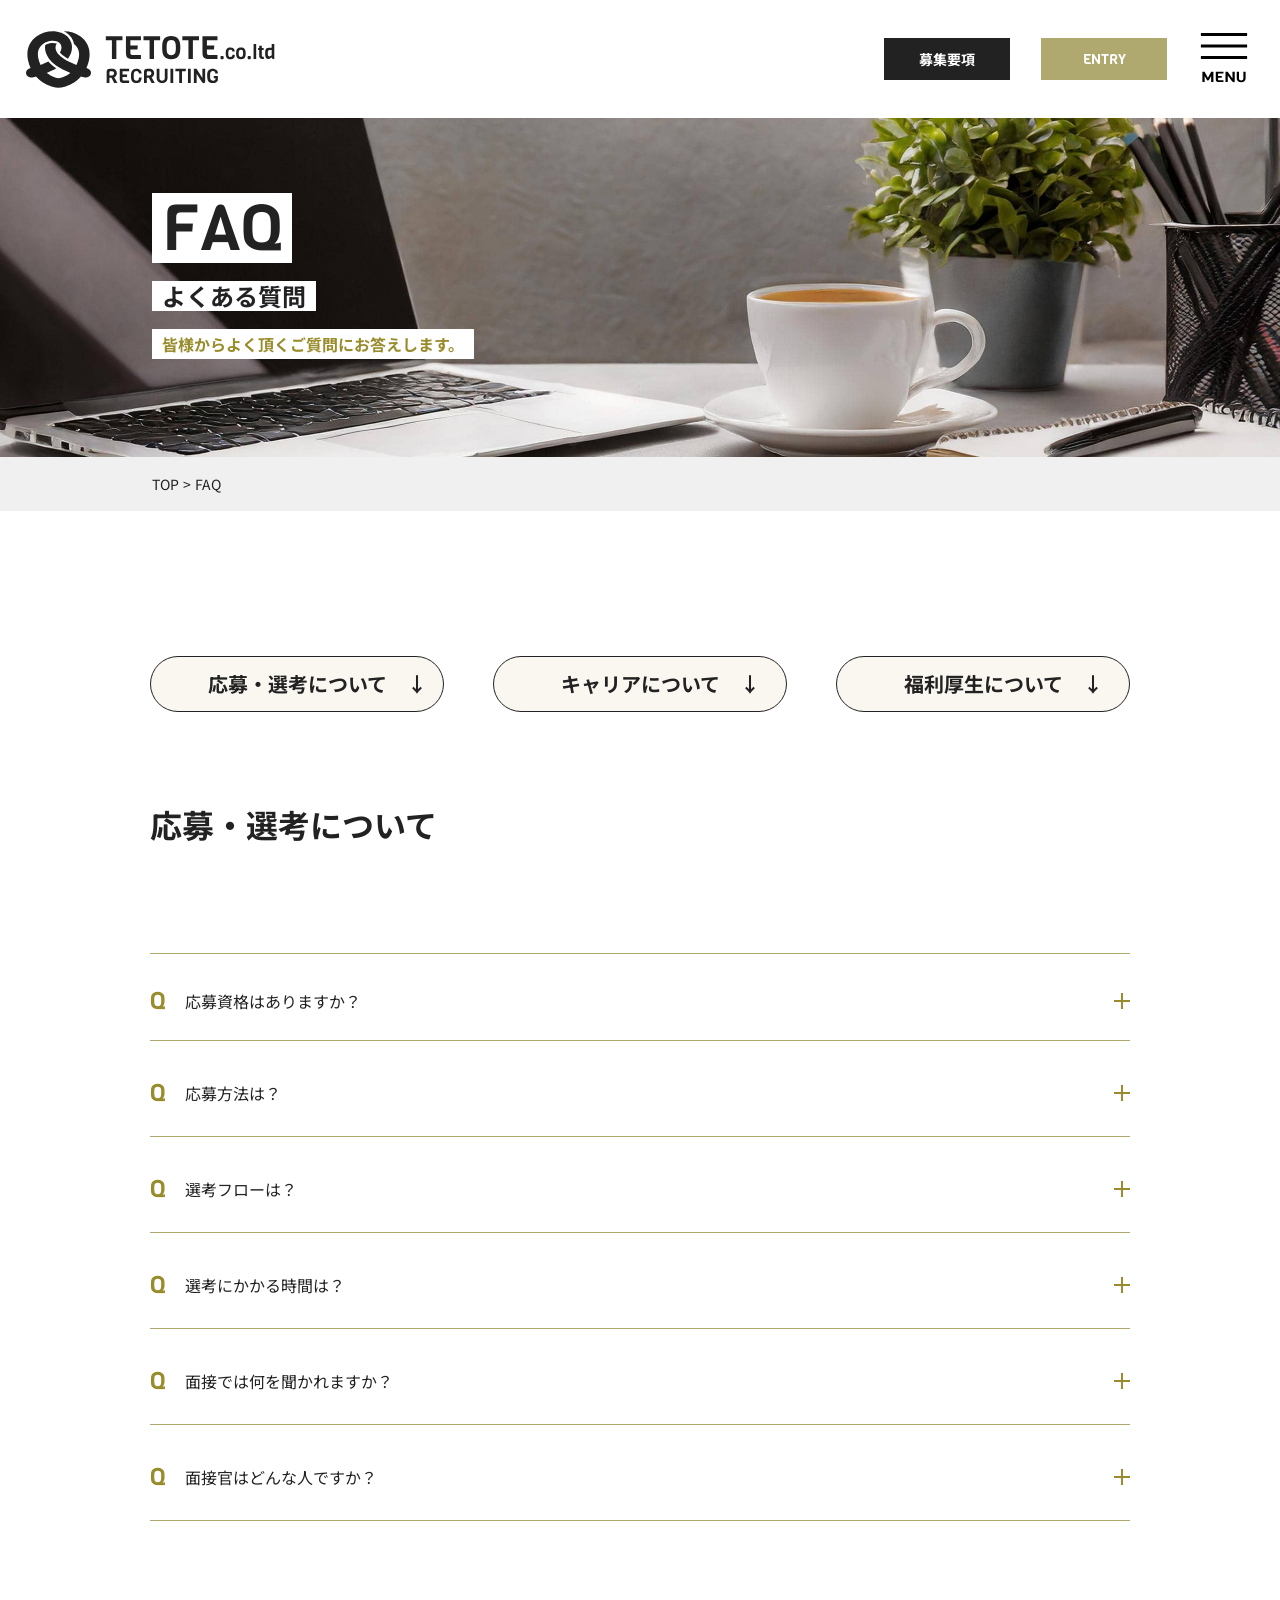
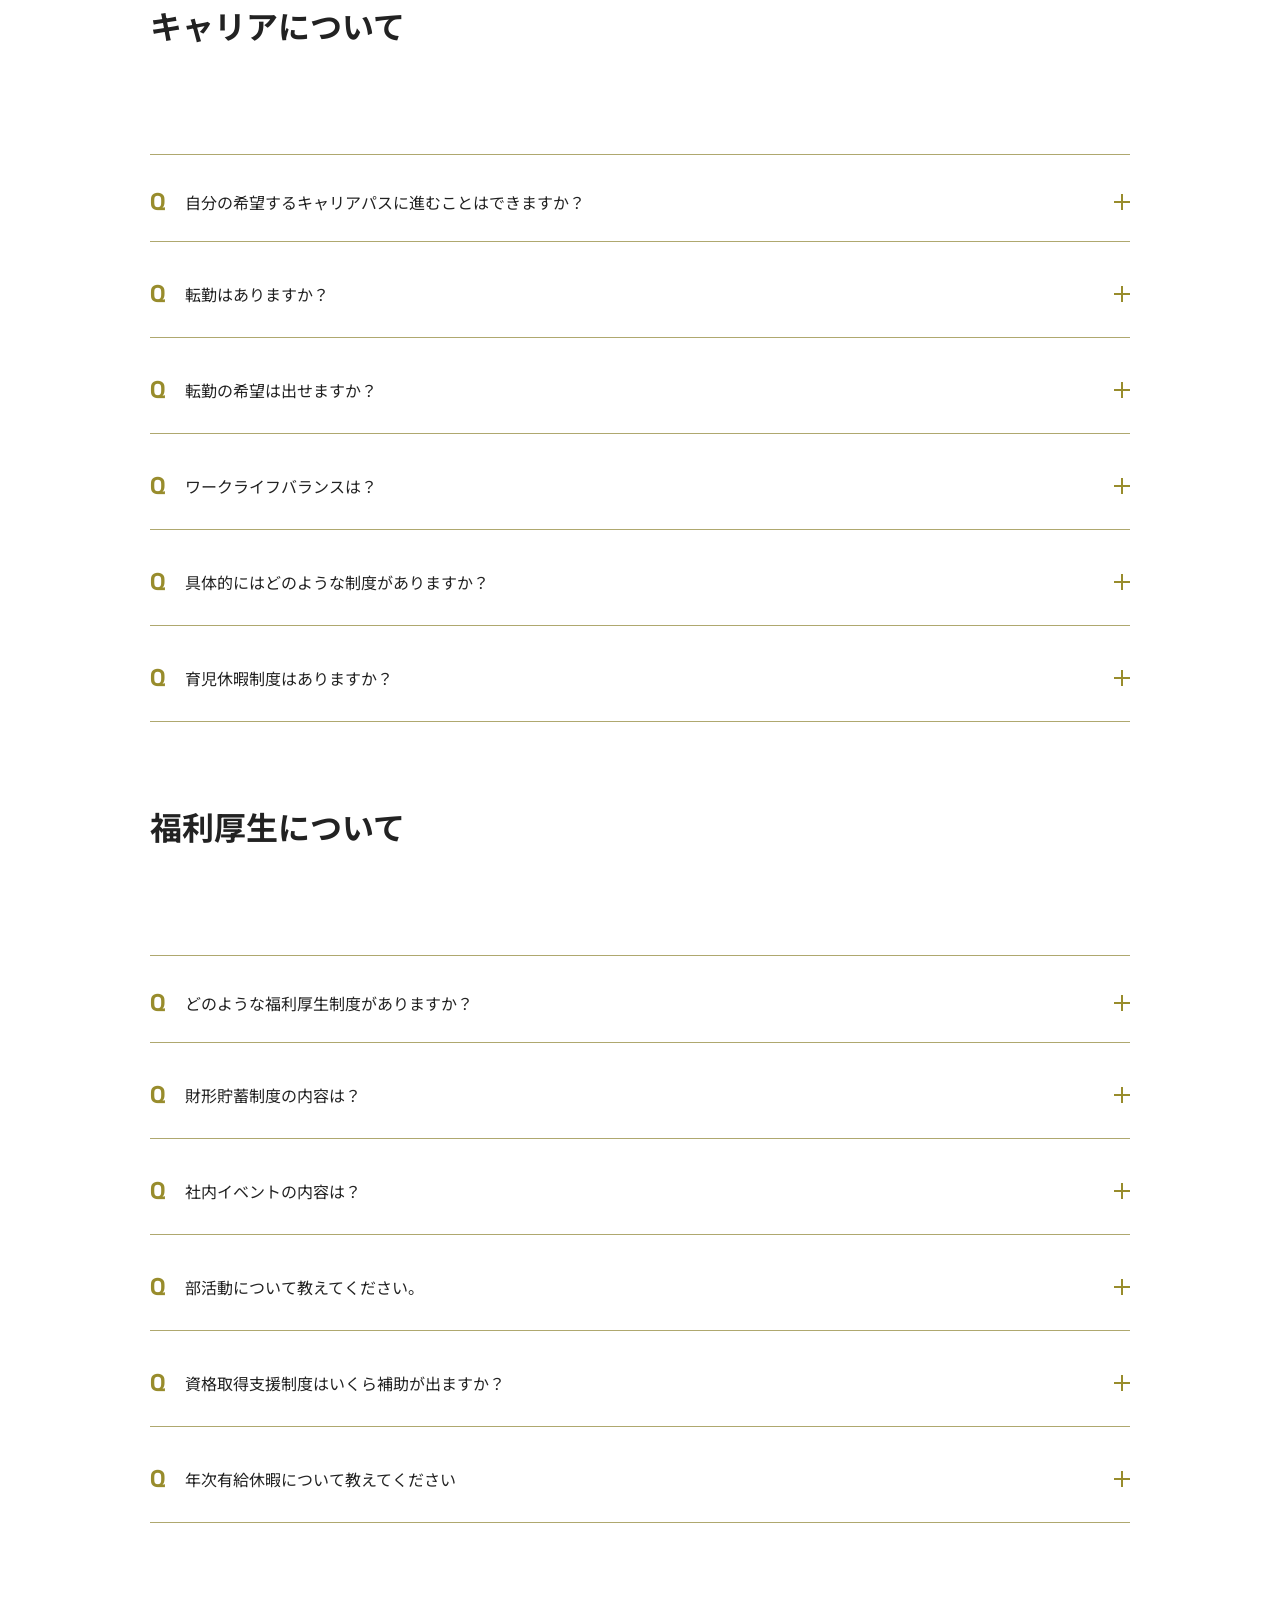
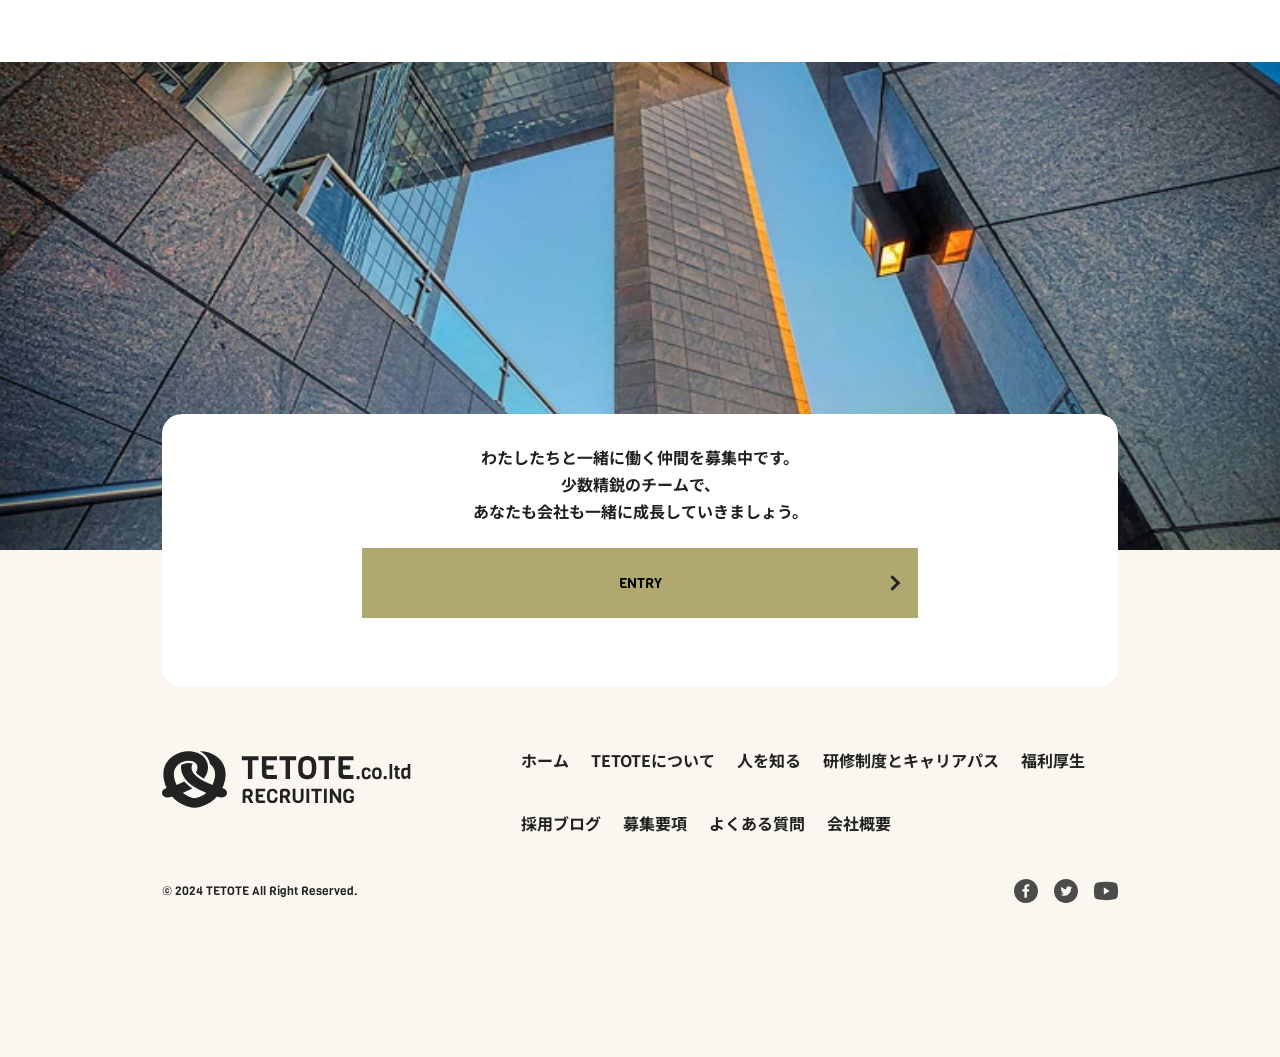
<file: faq.html>
<!DOCTYPE html>
<html lang="ja">
<head>
    <meta charset="UTF-8">
    <meta name="viewport" content="width=device-width, initial-scale=1.0">
    <link rel="icon" href="./img/favicon.svg" type="image/svg+xml">
    <title>よくある質問 | 株式会社TETOTE</title>
    <meta name="description" content="テクノロジーで社会課題を解決する、AIやビッグデータ分析などの技術を活用した社会課題解決サービスを提供するTETOTEの採用サイト。このページでは、採用に関するよくある質問と回答を紹介しています。">
    <link rel="preconnect" href="https://fonts.googleapis.com">
    <link rel="preconnect" href="https://fonts.gstatic.com" crossorigin>
    <link href="https://fonts.googleapis.com/css2?family=Inter:wght@700&family=Noto+Sans+JP:wght@400;700&family=Viga&display=swap" rel="stylesheet">
    <link rel="stylesheet" href="common.css">
    <link rel="stylesheet" href="faq.css">
</head>
<body>
    <header class="sub-header">
        <div class="sub-header__inner">
            <a class="sub-header__logo" href="./index.html"><img src="./img/footer__logo.svg" alt="TETOTE RECRUITING"></a>
            <div class="sub-header__actions">
                <a class="sub-header__requirements" href="./details.html">募集要項</a>
                <a class="sub-header__entry" href="./entry.html">ENTRY</a>
                <button class="hamburger" type="button" aria-label="メニューを開く" aria-expanded="false" aria-controls="global-menu"><img src="./img/hamburger__menu.svg" alt=""></button>
            </div>
        </div>
    </header>

    <div class="global-menu" id="global-menu" aria-hidden="true">
        <div class="global-menu__header">
            <a href="./index.html" aria-label="トップページへ戻る"><img class="global-menu__logo" src="./img/footer__logo.svg" alt="TETOTE RECRUITING"></a>
            <div class="global-menu__header-buttons"><a href="./details.html">募集要項</a><a href="./entry.html">ENTRY</a></div>
            <button class="global-menu__close" type="button" aria-label="メニューを閉じる"><span></span><span></span></button>
        </div>
        <div class="global-menu__content">
            <img class="global-menu__center-logo" src="./img/footer__logo.svg" alt="TETOTE RECRUITING">
            <div class="global-menu__panel">
                <nav class="global-menu__nav" aria-label="メインメニュー">
                    <a href="./about-us.html"><span>ABOUT US</span><small>TETOTEについて</small></a>
                    <a href="./staff.html"><span>STAFF</span><small>社員について</small></a>
                    <a href="./blog.html"><span>BLOG</span><small>採用ブログ</small></a>
                    <a href="./benefits.html"><span>BENEFITS</span><small>福利厚生について</small></a>
                    <a href="./career.html"><span>CARRER</span><small>研修制度とキャリアパス</small></a>
                    <a href="./faq.html"><span>FAQ</span><small>よくある質問</small></a>
                </nav>
                <div class="global-menu__buttons"><a class="global-menu__requirements" href="./details.html">募集要項</a><a class="global-menu__entry" href="./entry.html">ENTRY</a></div>
            </div>
        </div>
    </div>

    <section class="faq-hero">
        <div class="faq-hero__inner">
            <div class="faq-hero__content">
                <h1>FAQ</h1>
                <p class="faq-hero__ja">よくある質問</p>
                <p class="faq-hero__lead">皆様からよく頂くご質問にお答えします。</p>
            </div>
        </div>
    </section>

    <nav class="breadcrumb" aria-label="パンくずリスト"><ol><li><a href="./index.html">TOP</a></li><li>&gt;</li><li>FAQ</li></ol></nav>

    <main class="faq-main">
        <nav class="faq-navigation" aria-label="質問カテゴリー">
            <a href="#application"><span class="faq-navigation__label">応募・選考について</span></a>
            <a href="#career"><span class="faq-navigation__label">キャリアについて</span></a>
            <a href="#welfare"><span class="faq-navigation__label">福利厚生について</span></a>
        </nav>

        <div class="faq-groups">
            <section class="faq-group" id="application">
                <h2>応募・選考について</h2>
                <div class="faq-group__list">
                    <div class="faq-question faq-question--first"><div class="faq-question__head"><div class="faq-question__text"><span>Q</span><p>応募資格はありますか？</p></div><button class="faq-question__toggle" type="button" aria-expanded="false" aria-controls="faq-answer-01" aria-label="応募資格はありますか？の回答を開く"></button></div><div class="faq-question__answer" id="faq-answer-01"><div><p>募集職種によって必要な経験やスキルが異なります。詳しくは募集要項をご確認ください。</p></div></div></div>
                    <div class="faq-question"><div class="faq-question__head"><div class="faq-question__text"><span>Q</span><p>応募方法は？</p></div><button class="faq-question__toggle" type="button" aria-expanded="false" aria-controls="faq-answer-02" aria-label="応募方法は？の回答を開く"></button></div><div class="faq-question__answer" id="faq-answer-02"><div><p>弊社採用サイトからエントリーしてください。</p></div></div></div>
                    <div class="faq-question"><div class="faq-question__head"><div class="faq-question__text"><span>Q</span><p>選考フローは？</p></div><button class="faq-question__toggle" type="button" aria-expanded="false" aria-controls="faq-answer-03" aria-label="選考フローは？の回答を開く"></button></div><div class="faq-question__answer" id="faq-answer-03"><div><p>書類選考後、複数回の面接を行い、最終選考を通過された方へ内定をご案内します。</p></div></div></div>
                    <div class="faq-question"><div class="faq-question__head"><div class="faq-question__text"><span>Q</span><p>選考にかかる時間は？</p></div><button class="faq-question__toggle" type="button" aria-expanded="false" aria-controls="faq-answer-04" aria-label="選考にかかる時間は？の回答を開く"></button></div><div class="faq-question__answer" id="faq-answer-04"><div><p>ご応募から内定までは、通常2週間から4週間程度を予定しています。</p></div></div></div>
                    <div class="faq-question"><div class="faq-question__head"><div class="faq-question__text"><span>Q</span><p>面接では何を聞かれますか？</p></div><button class="faq-question__toggle" type="button" aria-expanded="false" aria-controls="faq-answer-05" aria-label="面接では何を聞かれますか？の回答を開く"></button></div><div class="faq-question__answer" id="faq-answer-05"><div><p>これまでの経験や志望理由、入社後に挑戦したいことなどを中心にお伺いします。</p></div></div></div>
                    <div class="faq-question"><div class="faq-question__head"><div class="faq-question__text"><span>Q</span><p>面接官はどんな人ですか？</p></div><button class="faq-question__toggle" type="button" aria-expanded="false" aria-controls="faq-answer-06" aria-label="面接官はどんな人ですか？の回答を開く"></button></div><div class="faq-question__answer" id="faq-answer-06"><div><p>人事担当者や応募職種の現場社員、部門責任者などが担当します。</p></div></div></div>
                </div>
            </section>

            <section class="faq-group" id="career">
                <h2>キャリアについて</h2>
                <div class="faq-group__list">
                    <div class="faq-question faq-question--first"><div class="faq-question__head"><div class="faq-question__text"><span>Q</span><p>自分の希望するキャリアパスに進むことはできますか？</p></div><button class="faq-question__toggle" type="button" aria-expanded="false" aria-controls="faq-answer-07" aria-label="自分の希望するキャリアパスに進むことはできますか？の回答を開く"></button></div><div class="faq-question__answer" id="faq-answer-07"><div><p>定期的な面談を通じて希望を確認し、経験や適性に応じたキャリア形成を支援します。</p></div></div></div>
                    <div class="faq-question"><div class="faq-question__head"><div class="faq-question__text"><span>Q</span><p>転勤はありますか？</p></div><button class="faq-question__toggle" type="button" aria-expanded="false" aria-controls="faq-answer-08" aria-label="転勤はありますか？の回答を開く"></button></div><div class="faq-question__answer" id="faq-answer-08"><div><p>業務の必要に応じて、転勤が発生する場合があります。</p></div></div></div>
                    <div class="faq-question"><div class="faq-question__head"><div class="faq-question__text"><span>Q</span><p>転勤の希望は出せますか？</p></div><button class="faq-question__toggle" type="button" aria-expanded="false" aria-controls="faq-answer-09" aria-label="転勤の希望は出せますか？の回答を開く"></button></div><div class="faq-question__answer" id="faq-answer-09"><div><p>面談などを通じて勤務地の希望を伝えることができます。</p></div></div></div>
                    <div class="faq-question"><div class="faq-question__head"><div class="faq-question__text"><span>Q</span><p>ワークライフバランスは？</p></div><button class="faq-question__toggle" type="button" aria-expanded="false" aria-controls="faq-answer-10" aria-label="ワークライフバランスは？の回答を開く"></button></div><div class="faq-question__answer" id="faq-answer-10"><div><p>フレックスタイム制や各種休暇制度を整え、仕事と生活を両立しやすい環境づくりに取り組んでいます。</p></div></div></div>
                    <div class="faq-question"><div class="faq-question__head"><div class="faq-question__text"><span>Q</span><p>具体的にはどのような制度がありますか？</p></div><button class="faq-question__toggle" type="button" aria-expanded="false" aria-controls="faq-answer-11" aria-label="具体的にはどのような制度がありますか？の回答を開く"></button></div><div class="faq-question__answer" id="faq-answer-11"><div><p>研修制度、資格取得支援、育児支援、財形貯蓄など、社員の成長と生活を支える制度があります。</p></div></div></div>
                    <div class="faq-question"><div class="faq-question__head"><div class="faq-question__text"><span>Q</span><p>育児休暇制度はありますか？</p></div><button class="faq-question__toggle" type="button" aria-expanded="false" aria-controls="faq-answer-12" aria-label="育児休暇制度はありますか？の回答を開く"></button></div><div class="faq-question__answer" id="faq-answer-12"><div><p>産前産後休暇と育児休業制度を設けています。復職後は短時間勤務についても相談できます。</p></div></div></div>
                </div>
            </section>

            <section class="faq-group" id="welfare">
                <h2>福利厚生について</h2>
                <div class="faq-group__list">
                    <div class="faq-question faq-question--first"><div class="faq-question__head"><div class="faq-question__text"><span>Q</span><p>どのような福利厚生制度がありますか？</p></div><button class="faq-question__toggle" type="button" aria-expanded="false" aria-controls="faq-answer-13" aria-label="どのような福利厚生制度がありますか？の回答を開く"></button></div><div class="faq-question__answer" id="faq-answer-13"><div><p>社会保険、各種手当、休暇制度、社員向け施設など、安心して働くための制度を整えています。</p></div></div></div>
                    <div class="faq-question"><div class="faq-question__head"><div class="faq-question__text"><span>Q</span><p>財形貯蓄制度の内容は？</p></div><button class="faq-question__toggle" type="button" aria-expanded="false" aria-controls="faq-answer-14" aria-label="財形貯蓄制度の内容は？の回答を開く"></button></div><div class="faq-question__answer" id="faq-answer-14"><div><p>財形貯蓄を支援する制度です。</p></div></div></div>
                    <div class="faq-question"><div class="faq-question__head"><div class="faq-question__text"><span>Q</span><p>社内イベントの内容は？</p></div><button class="faq-question__toggle" type="button" aria-expanded="false" aria-controls="faq-answer-15" aria-label="社内イベントの内容は？の回答を開く"></button></div><div class="faq-question__answer" id="faq-answer-15"><div><p>社員同士の交流を目的とした懇親会や季節ごとのイベントなどを開催しています。</p></div></div></div>
                    <div class="faq-question"><div class="faq-question__head"><div class="faq-question__text"><span>Q</span><p>部活動について教えてください。</p></div><button class="faq-question__toggle" type="button" aria-expanded="false" aria-controls="faq-answer-16" aria-label="部活動について教えてください。の回答を開く"></button></div><div class="faq-question__answer" id="faq-answer-16"><div><p>社員が自主的に活動する部活動があり、部署を越えた交流の機会になっています。</p></div></div></div>
                    <div class="faq-question"><div class="faq-question__head"><div class="faq-question__text"><span>Q</span><p>資格取得支援制度はいくら補助が出ますか？</p></div><button class="faq-question__toggle" type="button" aria-expanded="false" aria-controls="faq-answer-17" aria-label="資格取得支援制度はいくら補助が出ますか？の回答を開く"></button></div><div class="faq-question__answer" id="faq-answer-17"><div><p>対象資格や補助額は資格ごとに異なります。受験前に社内規定をご確認ください。</p></div></div></div>
                    <div class="faq-question"><div class="faq-question__head"><div class="faq-question__text"><span>Q</span><p>年次有給休暇について教えてください</p></div><button class="faq-question__toggle" type="button" aria-expanded="false" aria-controls="faq-answer-18" aria-label="年次有給休暇について教えてくださいの回答を開く"></button></div><div class="faq-question__answer" id="faq-answer-18"><div><p>初年度は10日を付与し、年度途中の入社の場合は入社時期に応じて比例付与します。</p></div></div></div>
                </div>
            </section>
        </div>
    </main>

    <footer class="footer">
        <section class="entry"><figure class="entry__img"><img src="./img/cta 1.jpg" alt=""></figure><div class="entry__card"><p>わたしたちと一緒に働く仲間を募集中です。<br>少数精鋭のチームで、<br>あなたも会社も一緒に成長していきましょう。</p><a href="./entry.html">ENTRY</a></div></section>
        <div class="footer__content">
            <nav class="footer__nav"><a href="./index.html">ホーム</a><a href="./about-us.html">TETOTEについて</a><a href="./staff.html">人を知る</a><a href="./career.html">研修制度とキャリアパス</a><a href="./benefits.html">福利厚生</a><a href="./blog.html">採用ブログ</a><a href="./details.html">募集要項</a><a href="./faq.html">よくある質問</a><a href="#">会社概要</a></nav>
            <div class="footer__brand"><div class="footer__sns"><a href="#"><img src="./img/icon__FACEBOOK.svg" alt="Facebook"></a><a href="#"><img src="./img/icon__twitter.svg" alt="X"></a><a href="#"><img src="./img/icon__youtube.svg" alt="YouTube"></a></div><img class="footer__logo" src="./img/footer__logo.svg" alt="TETOTE RECRUITING"></div><small>© 2024 TETOTE All Right Reserved.</small>
        </div>
    </footer>
    <script src="./common.js"></script>
    <script src="./faq.js"></script>
</body>
</html>
</file>
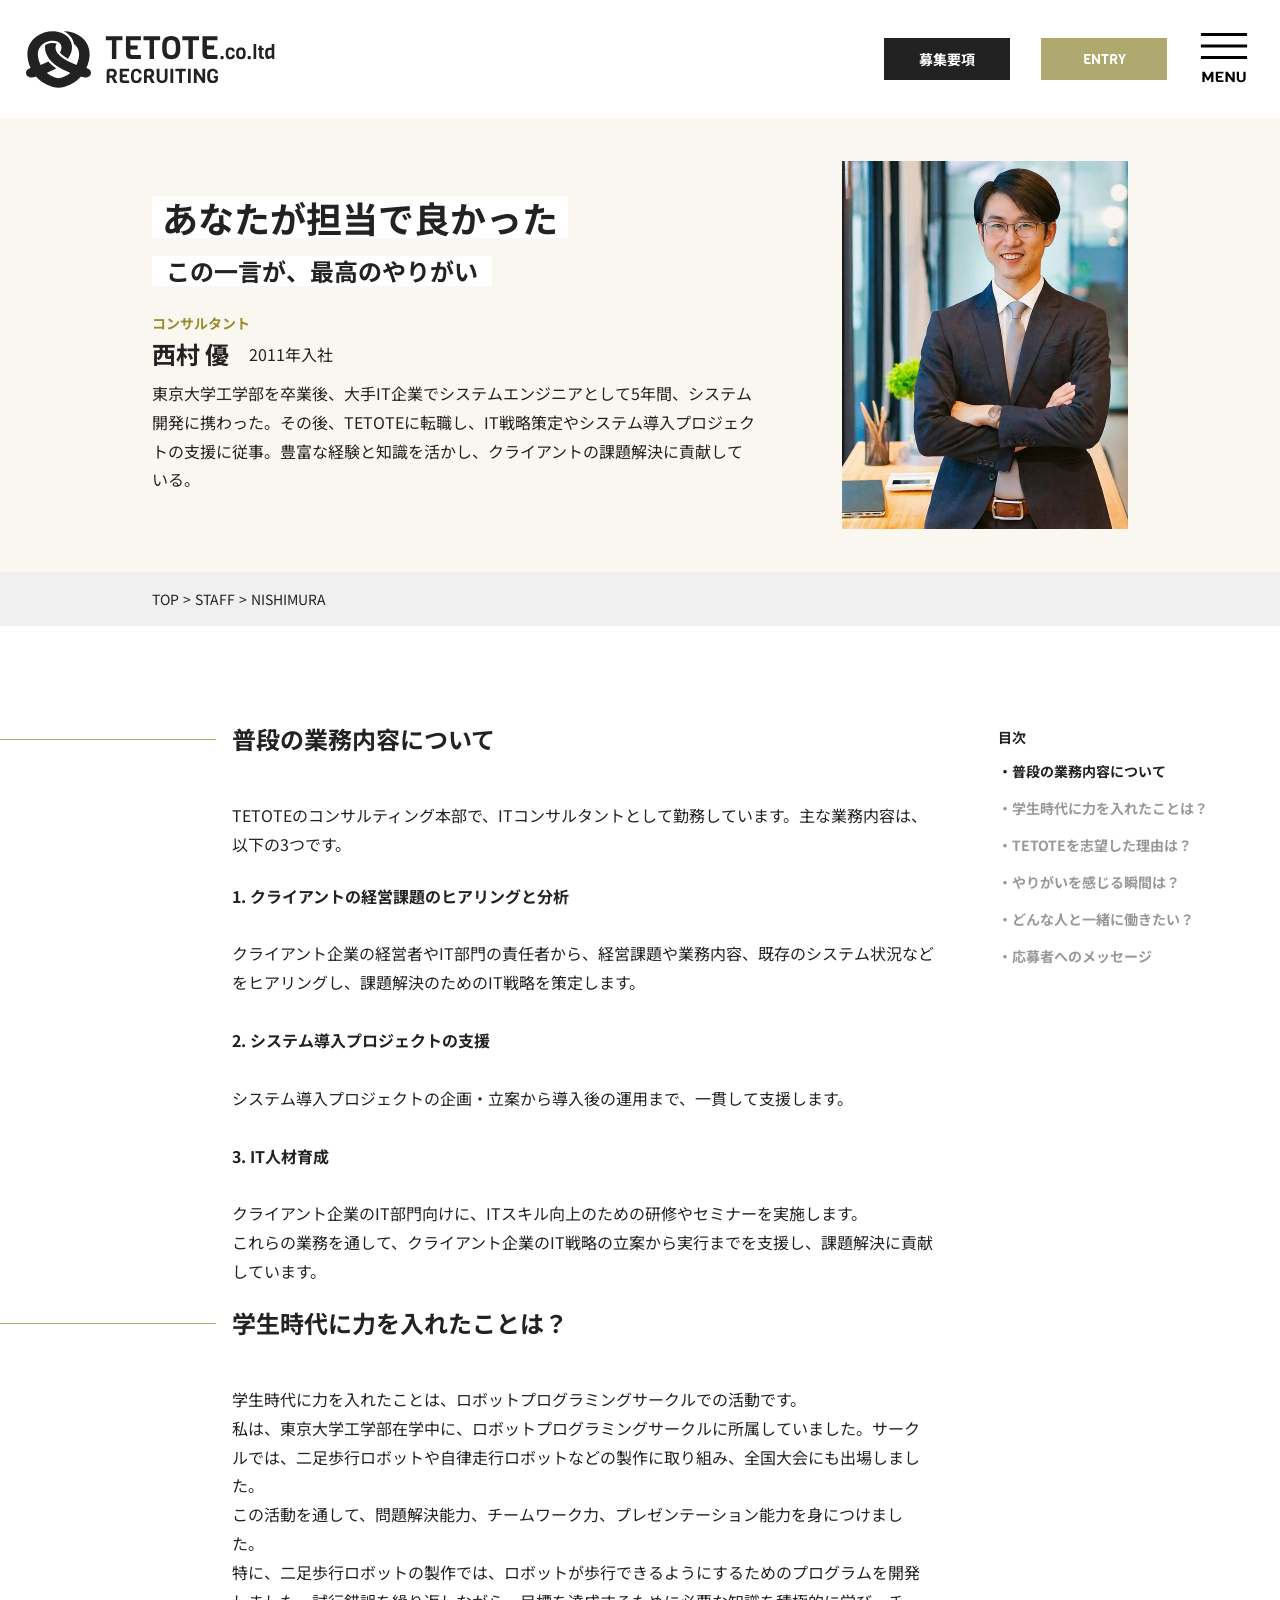
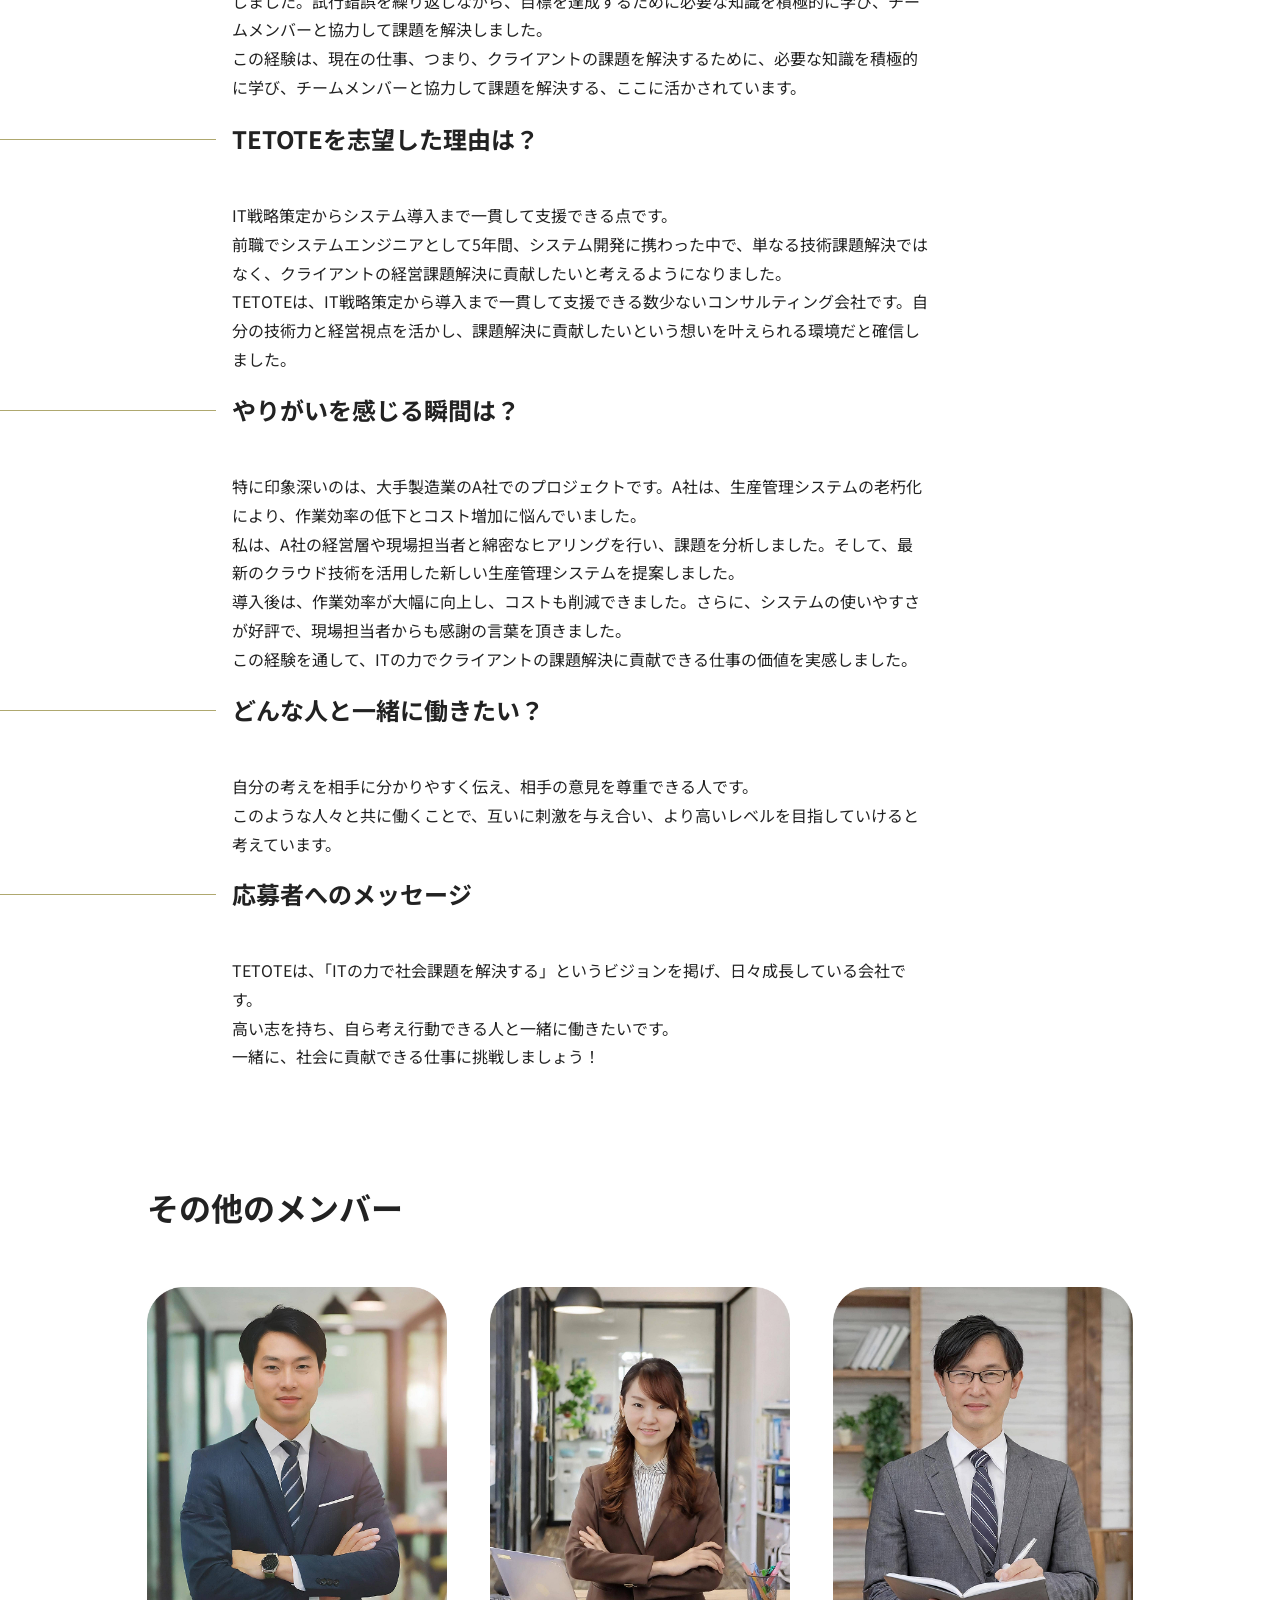
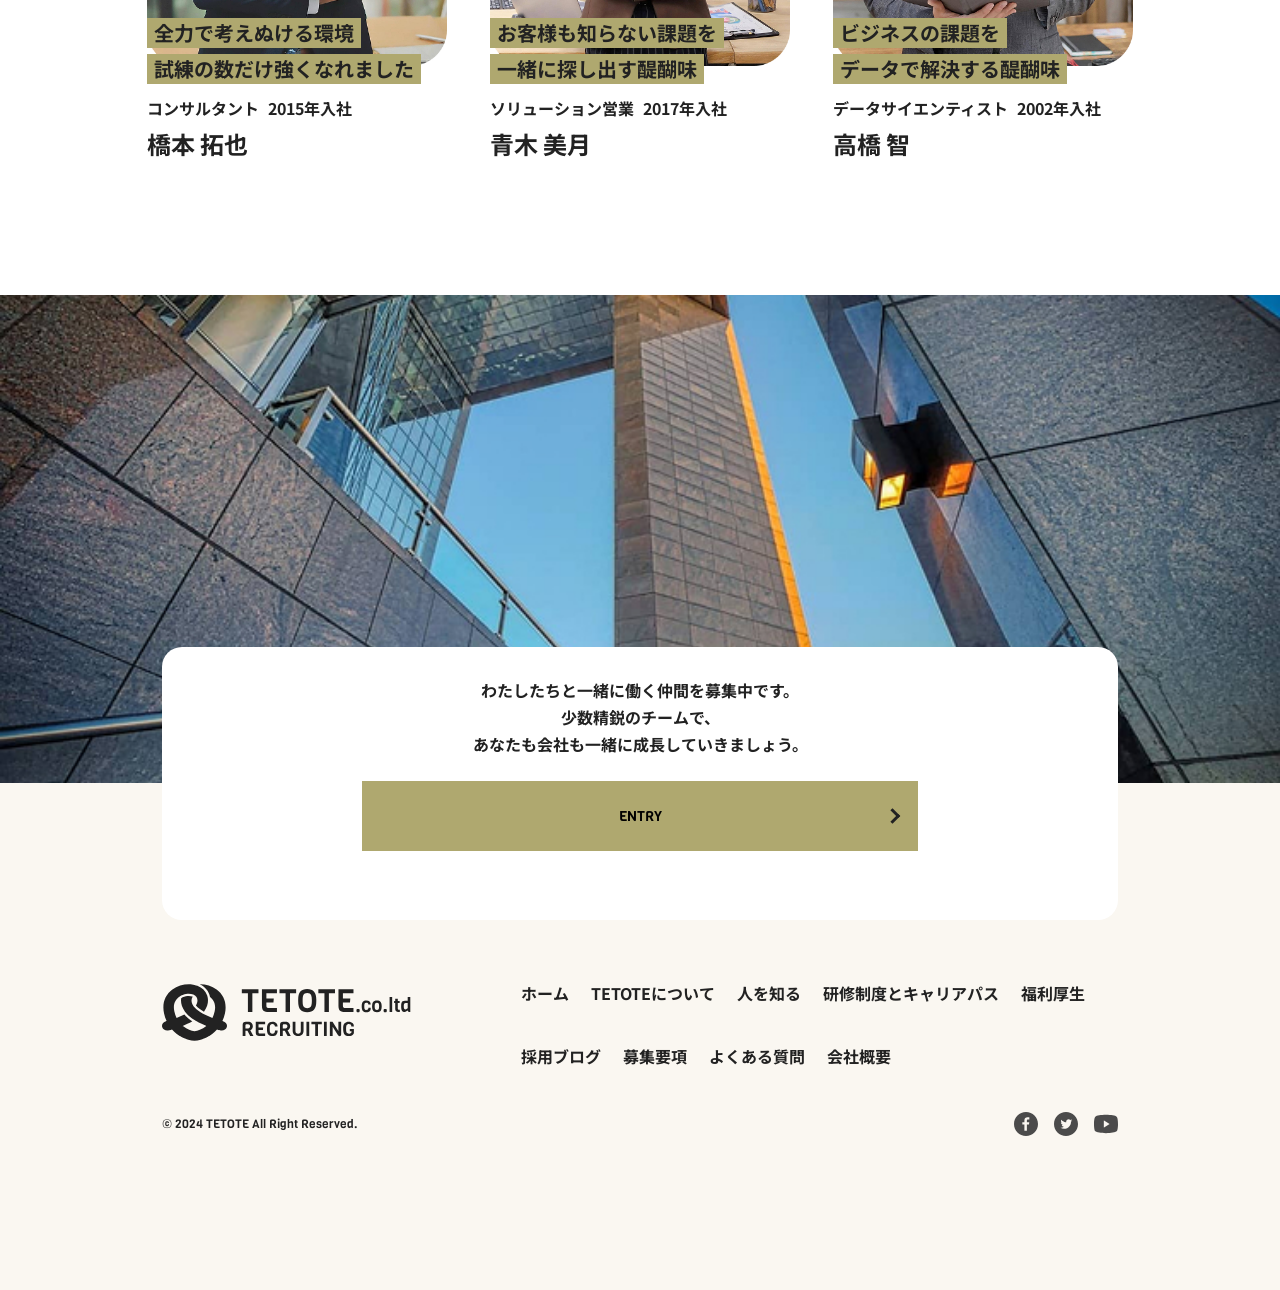
<file: staff-detail.html>
<!DOCTYPE html>
<html lang="ja">
<head>
    <meta charset="UTF-8">
    <meta name="viewport" content="width=device-width, initial-scale=1.0">
    <link rel="icon" href="./img/favicon.svg" type="image/svg+xml">
    <title>西村 優 | 株式会社TETOTE</title>
    <meta name="description" content="テクノロジーで社会課題を解決する、AIやビッグデータ分析などの技術を活用した社会課題解決サービスを提供するTETOTEの採用サイト。このページでは、コンサルタントとして働く西村 優のインタビューを紹介しています。">
    <link rel="preconnect" href="https://fonts.googleapis.com">
    <link rel="preconnect" href="https://fonts.gstatic.com" crossorigin>
    <link href="https://fonts.googleapis.com/css2?family=Inter:wght@700&family=Noto+Sans+JP:wght@400;700&family=Viga&display=swap" rel="stylesheet">
    <link rel="stylesheet" href="common.css">
    <link rel="stylesheet" href="staff-detail.css">
</head>
<body>
    <header class="sub-header">
        <div class="sub-header__inner">
            <a class="sub-header__logo" href="./index.html"><img src="./img/footer__logo.svg" alt="TETOTE RECRUITING"></a>
            <div class="sub-header__actions">
                <a class="sub-header__requirements" href="./details.html">募集要項</a>
                <a class="sub-header__entry" href="./entry.html">ENTRY</a>
                <button class="hamburger" type="button" aria-label="メニューを開く" aria-expanded="false" aria-controls="global-menu"><img src="./img/hamburger__menu.svg" alt=""></button>
            </div>
        </div>
    </header>

    <div class="global-menu" id="global-menu" aria-hidden="true">
        <div class="global-menu__header">
            <a href="./index.html" aria-label="トップページへ戻る"><img class="global-menu__logo" src="./img/footer__logo.svg" alt="TETOTE RECRUITING"></a>
            <div class="global-menu__header-buttons"><a href="./details.html">募集要項</a><a href="./entry.html">ENTRY</a></div>
            <button class="global-menu__close" type="button" aria-label="メニューを閉じる"><span></span><span></span></button>
        </div>
        <div class="global-menu__content">
            <img class="global-menu__center-logo" src="./img/footer__logo.svg" alt="TETOTE RECRUITING">
            <div class="global-menu__panel">
                <nav class="global-menu__nav" aria-label="メインメニュー">
                    <a href="./about-us.html"><span>ABOUT US</span><small>TETOTEについて</small></a><a href="./staff.html"><span>STAFF</span><small>社員について</small></a><a href="./blog.html"><span>BLOG</span><small>採用ブログ</small></a><a href="./benefits.html"><span>BENEFITS</span><small>福利厚生について</small></a><a href="./career.html"><span>CARRER</span><small>研修制度とキャリアパス</small></a><a href="./faq.html"><span>FAQ</span><small>よくある質問</small></a>
                </nav>
                <div class="global-menu__buttons"><a class="global-menu__requirements" href="./details.html">募集要項</a><a class="global-menu__entry" href="./entry.html">ENTRY</a></div>
            </div>
        </div>
    </div>

    <main class="staff-detail">
        <section class="staff-profile">
            <div class="staff-profile__inner">
                <div class="staff-profile__content">
                    <p class="staff-profile__message"><span>あなたが担当で良かった</span><span>この一言が、最高のやりがい</span></p>
                    <div class="staff-profile__information">
                        <p class="staff-profile__position">コンサルタント</p>
                        <div class="staff-profile__identity"><h1>西村 優</h1><p>2011年入社</p></div>
                    </div>
                    <p class="staff-profile__biography">東京大学工学部を卒業後、大手IT企業でシステムエンジニアとして5年間、システム開発に携わった。その後、TETOTEに転職し、IT戦略策定やシステム導入プロジェクトの支援に従事。豊富な経験と知識を活かし、クライアントの課題解決に貢献している。</p>
                </div>
                <figure class="staff-profile__photo"><img src="./img/syain01-detail.jpg" alt="コンサルタントの西村 優"></figure>
            </div>
        </section>

        <nav class="breadcrumb" aria-label="パンくずリスト"><ol><li><a href="./index.html">TOP</a></li><li>&gt;</li><li><a href="./staff.html">STAFF</a></li><li>&gt;</li><li>NISHIMURA</li></ol></nav>

        <div class="staff-detail__content">
            <div class="staff-interview">
                <article class="staff-interview__article">
                    <section class="staff-interview__section staff-interview__section--work" id="daily-work" data-interview-section>
                        <div class="staff-interview__section-inner">
                            <h2>普段の業務内容について</h2>
                            <p class="staff-interview__intro">TETOTEのコンサルティング本部で、ITコンサルタントとして勤務しています。主な業務内容は、以下の3つです。</p>
                            <div class="staff-interview__duties">
                                <p><strong>1. クライアントの経営課題のヒアリングと分析</strong></p>
                                <p>クライアント企業の経営者やIT部門の責任者から、経営課題や業務内容、既存のシステム状況などをヒアリングし、課題解決のためのIT戦略を策定します。</p>
                                <p><strong>2. システム導入プロジェクトの支援</strong></p>
                                <p>システム導入プロジェクトの企画・立案から導入後の運用まで、一貫して支援します。</p>
                                <p><strong>3. IT人材育成</strong></p>
                                <p>クライアント企業のIT部門向けに、ITスキル向上のための研修やセミナーを実施します。<br>これらの業務を通して、クライアント企業のIT戦略の立案から実行までを支援し、課題解決に貢献しています。</p>
                            </div>
                        </div>
                    </section>

                    <section class="staff-interview__section staff-interview__section--student" id="student-days" data-interview-section>
                        <div class="staff-interview__section-inner">
                            <h2>学生時代に力を入れたことは？</h2>
                            <div class="staff-interview__answer"><p>学生時代に力を入れたことは、ロボットプログラミングサークルでの活動です。<br>私は、東京大学工学部在学中に、ロボットプログラミングサークルに所属していました。サークルでは、二足歩行ロボットや自律走行ロボットなどの製作に取り組み、全国大会にも出場しました。<br>この活動を通して、問題解決能力、チームワーク力、プレゼンテーション能力を身につけました。<br>特に、二足歩行ロボットの製作では、ロボットが歩行できるようにするためのプログラムを開発しました。試行錯誤を繰り返しながら、目標を達成するために必要な知識を積極的に学び、チームメンバーと協力して課題を解決しました。<br>この経験は、現在の仕事、つまり、クライアントの課題を解決するために、必要な知識を積極的に学び、チームメンバーと協力して課題を解決する、ここに活かされています。</p></div>
                        </div>
                    </section>

                    <section class="staff-interview__section staff-interview__section--reason" id="reason" data-interview-section>
                        <div class="staff-interview__section-inner">
                            <h2>TETOTEを志望した理由は？</h2>
                            <div class="staff-interview__answer"><p>IT戦略策定からシステム導入まで一貫して支援できる点です。<br>前職でシステムエンジニアとして5年間、システム開発に携わった中で、単なる技術課題解決ではなく、クライアントの経営課題解決に貢献したいと考えるようになりました。<br>TETOTEは、IT戦略策定から導入まで一貫して支援できる数少ないコンサルティング会社です。自分の技術力と経営視点を活かし、課題解決に貢献したいという想いを叶えられる環境だと確信しました。</p></div>
                        </div>
                    </section>

                    <section class="staff-interview__section staff-interview__section--reward" id="reward" data-interview-section>
                        <div class="staff-interview__section-inner">
                            <h2>やりがいを感じる瞬間は？</h2>
                            <div class="staff-interview__answer"><p>特に印象深いのは、大手製造業のA社でのプロジェクトです。A社は、生産管理システムの老朽化により、作業効率の低下とコスト増加に悩んでいました。<br>私は、A社の経営層や現場担当者と綿密なヒアリングを行い、課題を分析しました。そして、最新のクラウド技術を活用した新しい生産管理システムを提案しました。<br>導入後は、作業効率が大幅に向上し、コストも削減できました。さらに、システムの使いやすさが好評で、現場担当者からも感謝の言葉を頂きました。<br>この経験を通して、ITの力でクライアントの課題解決に貢献できる仕事の価値を実感しました。</p></div>
                        </div>
                    </section>

                    <section class="staff-interview__section staff-interview__section--person" id="person" data-interview-section>
                        <div class="staff-interview__section-inner">
                            <h2>どんな人と一緒に働きたい？</h2>
                            <div class="staff-interview__answer"><p>自分の考えを相手に分かりやすく伝え、相手の意見を尊重できる人です。<br>このような人々と共に働くことで、互いに刺激を与え合い、より高いレベルを目指していけると考えています。</p></div>
                        </div>
                    </section>

                    <section class="staff-interview__section staff-interview__section--message" id="message" data-interview-section>
                        <div class="staff-interview__section-inner">
                            <h2>応募者へのメッセージ</h2>
                            <div class="staff-interview__answer"><p>TETOTEは、「ITの力で社会課題を解決する」というビジョンを掲げ、日々成長している会社です。<br>高い志を持ち、自ら考え行動できる人と一緒に働きたいです。<br>一緒に、社会に貢献できる仕事に挑戦しましょう！</p></div>
                        </div>
                    </section>
                </article>

                <aside class="staff-interview__sidebar">
                    <nav class="interview-toc" aria-label="インタビュー目次">
                        <p class="interview-toc__title">目次</p>
                        <ul class="interview-toc__list">
                            <li><a class="is-active" href="#daily-work">・普段の業務内容について</a></li>
                            <li><a href="#student-days">・学生時代に力を入れたことは？</a></li>
                            <li><a href="#reason">・TETOTEを志望した理由は？</a></li>
                            <li><a href="#reward">・やりがいを感じる瞬間は？</a></li>
                            <li><a href="#person">・どんな人と一緒に働きたい？</a></li>
                            <li><a href="#message">・応募者へのメッセージ</a></li>
                        </ul>
                    </nav>
                </aside>
            </div>

            <section class="related-staff">
                <h2>その他のメンバー</h2>
                <ul class="related-staff__list" id="related-staff-list"></ul>
            </section>
        </div>
    </main>

    <footer class="footer">
        <section class="entry"><figure class="entry__img"><img src="./img/cta 1.jpg" alt=""></figure><div class="entry__card"><p>わたしたちと一緒に働く仲間を募集中です。<br>少数精鋭のチームで、<br>あなたも会社も一緒に成長していきましょう。</p><a href="./entry.html">ENTRY</a></div></section>
        <div class="footer__content">
            <nav class="footer__nav"><a href="./index.html">ホーム</a><a href="./about-us.html">TETOTEについて</a><a href="./staff.html">人を知る</a><a href="./career.html">研修制度とキャリアパス</a><a href="./benefits.html">福利厚生</a><a href="./blog.html">採用ブログ</a><a href="./details.html">募集要項</a><a href="./faq.html">よくある質問</a><a href="#">会社概要</a></nav>
            <div class="footer__brand"><div class="footer__sns"><a href="#"><img src="./img/icon__FACEBOOK.svg" alt="Facebook"></a><a href="#"><img src="./img/icon__twitter.svg" alt="X"></a><a href="#"><img src="./img/icon__youtube.svg" alt="YouTube"></a></div><img class="footer__logo" src="./img/footer__logo.svg" alt="TETOTE RECRUITING"></div><small>© 2024 TETOTE All Right Reserved.</small>
        </div>
    </footer>
    <script src="./common.js"></script>
    <script src="./staff-member-data.js"></script>
    <script src="./staff-detail.js"></script>
</body>
</html>
</file>
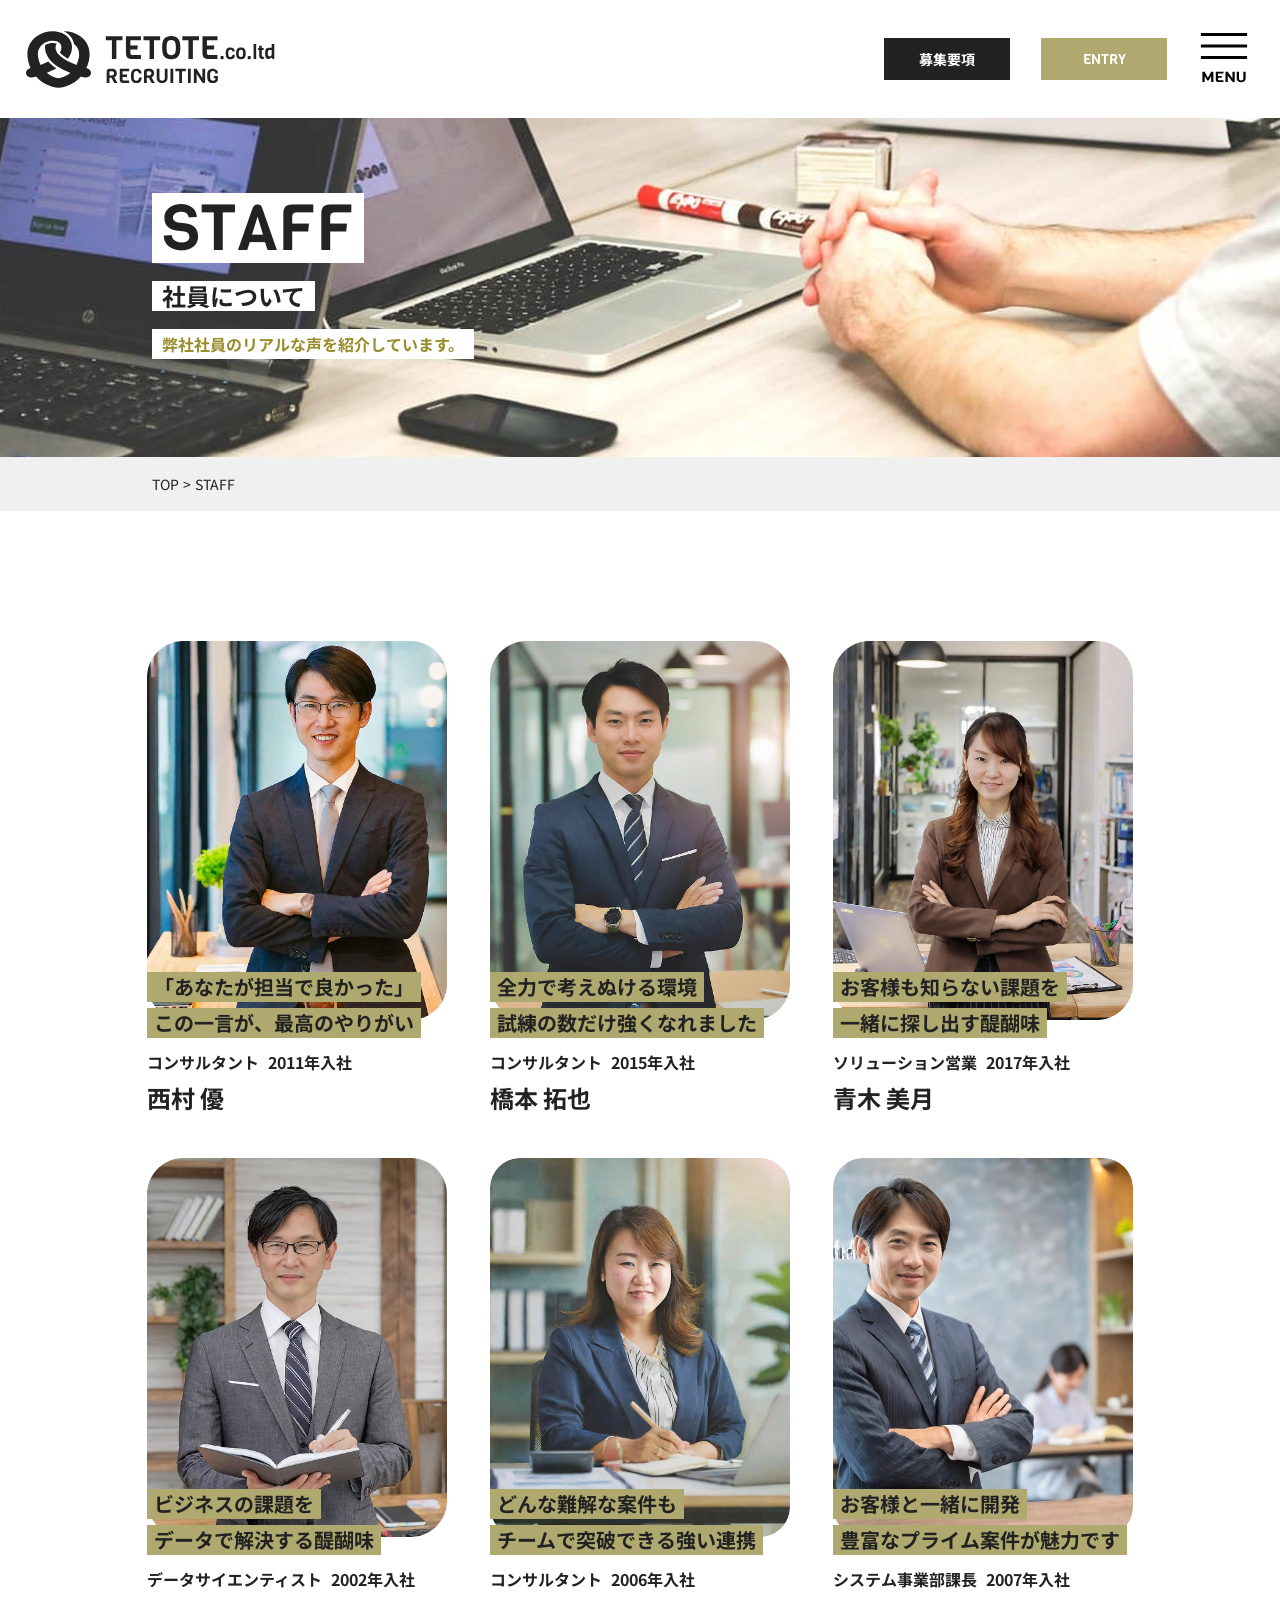
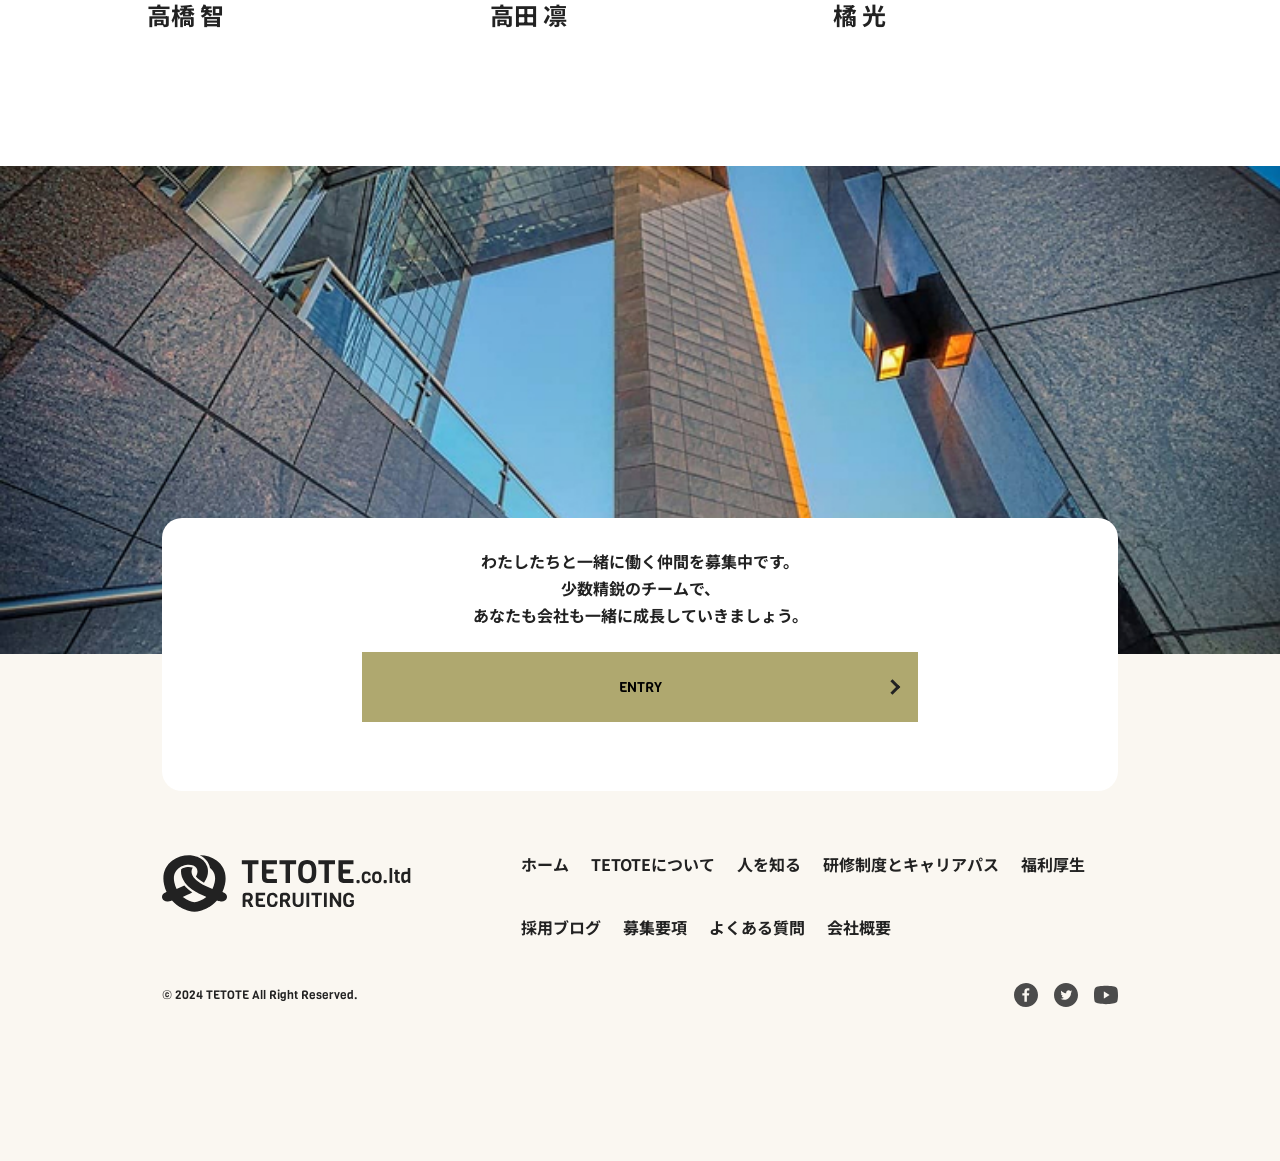
<file: staff.html>
<!DOCTYPE html>
<html lang="ja">
<head>
    <meta charset="UTF-8">
    <meta name="viewport" content="width=device-width, initial-scale=1.0">
    <link rel="icon" href="./img/favicon.svg" type="image/svg+xml">
    <title>社員について | 株式会社TETOTE</title>
    <meta name="description" content="テクノロジーで社会課題を解決する、AIやビッグデータ分析などの技術を活用した社会課題解決サービスを提供するTETOTEの採用サイト。このページでは、TETOTEで働く社員について詳しく紹介しています。">
    <link rel="preconnect" href="https://fonts.googleapis.com">
    <link rel="preconnect" href="https://fonts.gstatic.com" crossorigin>
    <link href="https://fonts.googleapis.com/css2?family=Inter:wght@700&family=Noto+Sans+JP:wght@400;700&family=Viga&display=swap" rel="stylesheet">
    <link rel="stylesheet" href="common.css">
    <link rel="stylesheet" href="staff.css">
</head>
<body>
    <header class="sub-header">
        <div class="sub-header__inner">
            <a class="sub-header__logo" href="./index.html"><img src="./img/footer__logo.svg" alt="TETOTE RECRUITING"></a>
            <div class="sub-header__actions">
                <a class="sub-header__requirements" href="./details.html">募集要項</a>
                <a class="sub-header__entry" href="./entry.html">ENTRY</a>
                <button class="hamburger" type="button" aria-label="メニューを開く" aria-expanded="false" aria-controls="global-menu"><img src="./img/hamburger__menu.svg" alt=""></button>
            </div>
        </div>
    </header>

    <div class="global-menu" id="global-menu" aria-hidden="true">
        <div class="global-menu__header">
            <a href="./index.html" aria-label="トップページへ戻る"><img class="global-menu__logo" src="./img/footer__logo.svg" alt="TETOTE RECRUITING"></a>
            <div class="global-menu__header-buttons"><a href="./details.html">募集要項</a><a href="./entry.html">ENTRY</a></div>
            <button class="global-menu__close" type="button" aria-label="メニューを閉じる"><span></span><span></span></button>
        </div>
        <div class="global-menu__content">
            <img class="global-menu__center-logo" src="./img/footer__logo.svg" alt="TETOTE RECRUITING">
            <div class="global-menu__panel">
                <nav class="global-menu__nav" aria-label="メインメニュー">
                    <a href="./about-us.html"><span>ABOUT US</span><small>TETOTEについて</small></a><a href="./staff.html"><span>STAFF</span><small>社員について</small></a><a href="./blog.html"><span>BLOG</span><small>採用ブログ</small></a><a href="./benefits.html"><span>BENEFITS</span><small>福利厚生について</small></a><a href="./career.html"><span>CARRER</span><small>研修制度とキャリアパス</small></a><a href="./faq.html"><span>FAQ</span><small>よくある質問</small></a>
                </nav>
                <div class="global-menu__buttons"><a class="global-menu__requirements" href="./details.html">募集要項</a><a class="global-menu__entry" href="./entry.html">ENTRY</a></div>
            </div>
        </div>
    </div>

    <section class="staff-hero">
        <div class="staff-hero__inner">
            <div class="staff-hero__content">
                <h1>STAFF</h1>
                <p class="staff-hero__ja">社員について</p>
                <p class="staff-hero__lead">弊社社員のリアルな声を紹介しています。</p>
            </div>
        </div>
    </section>

    <nav class="breadcrumb" aria-label="パンくずリスト"><ol><li><a href="./index.html">TOP</a></li><li>&gt;</li><li>STAFF</li></ol></nav>

    <main class="staff-main">
        <ul class="staff-list">
            <li class="staff-card">
                <a href="./staff-detail.html">
                    <div class="staff-card__visual"><img src="./img/syain01.jpg" alt="西村 優"><p><span>「あなたが担当で良かった」</span><span>この一言が、最高のやりがい</span></p></div>
                    <div class="staff-card__profile"><p><span>コンサルタント</span><span>2011年入社</span></p><h2>西村 優</h2></div>
                </a>
            </li>
            <li class="staff-card">
                <a href="./staff-detail.html?member=hashimoto">
                <div class="staff-card__visual"><img src="./img/syain02.jpg" alt="橋本 拓也"><p><span>全力で考えぬける環境</span><span>試練の数だけ強くなれました</span></p></div>
                <div class="staff-card__profile"><p><span>コンサルタント</span><span>2015年入社</span></p><h2>橋本 拓也</h2></div>
                </a>
            </li>
            <li class="staff-card">
                <a href="./staff-detail.html?member=aoki">
                <div class="staff-card__visual"><img src="./img/syain03.jpg" alt="青木 美月"><p><span>お客様も知らない課題を</span><span>一緒に探し出す醍醐味</span></p></div>
                <div class="staff-card__profile"><p><span>ソリューション営業</span><span>2017年入社</span></p><h2>青木 美月</h2></div>
                </a>
            </li>
            <li class="staff-card">
                <a href="./staff-detail.html?member=takahashi">
                <div class="staff-card__visual"><img src="./img/syain04.jpg" alt="高橋 智"><p><span>ビジネスの課題を</span><span>データで解決する醍醐味</span></p></div>
                <div class="staff-card__profile"><p><span>データサイエンティスト</span><span>2002年入社</span></p><h2>高橋 智</h2></div>
                </a>
            </li>
            <li class="staff-card">
                <a href="./staff-detail.html?member=takada">
                <div class="staff-card__visual"><img src="./img/syain05.jpg" alt="高田 凛"><p><span>どんな難解な案件も</span><span>チームで突破できる強い連携</span></p></div>
                <div class="staff-card__profile"><p><span>コンサルタント</span><span>2006年入社</span></p><h2>高田 凛</h2></div>
                </a>
            </li>
            <li class="staff-card">
                <a href="./staff-detail.html?member=tachibana">
                <div class="staff-card__visual"><img src="./img/syain06.jpg" alt="橘 光"><p><span>お客様と一緒に開発</span><span>豊富なプライム案件が魅力です</span></p></div>
                <div class="staff-card__profile"><p><span>システム事業部課長</span><span>2007年入社</span></p><h2>橘 光</h2></div>
                </a>
            </li>
        </ul>
    </main>

    <footer class="footer">
        <section class="entry"><figure class="entry__img"><img src="./img/cta 1.jpg" alt=""></figure><div class="entry__card"><p>わたしたちと一緒に働く仲間を募集中です。<br>少数精鋭のチームで、<br>あなたも会社も一緒に成長していきましょう。</p><a href="./entry.html">ENTRY</a></div></section>
        <div class="footer__content">
            <nav class="footer__nav"><a href="./index.html">ホーム</a><a href="./about-us.html">TETOTEについて</a><a href="./staff.html">人を知る</a><a href="./career.html">研修制度とキャリアパス</a><a href="./benefits.html">福利厚生</a><a href="./blog.html">採用ブログ</a><a href="./details.html">募集要項</a><a href="./faq.html">よくある質問</a><a href="#">会社概要</a></nav>
            <div class="footer__brand"><div class="footer__sns"><a href="#"><img src="./img/icon__FACEBOOK.svg" alt="Facebook"></a><a href="#"><img src="./img/icon__twitter.svg" alt="X"></a><a href="#"><img src="./img/icon__youtube.svg" alt="YouTube"></a></div><img class="footer__logo" src="./img/footer__logo.svg" alt="TETOTE RECRUITING"></div><small>© 2024 TETOTE All Right Reserved.</small>
        </div>
    </footer>
    <script src="./common.js"></script>
</body>
</html>
</file>
<file: style.css>
/* リセットCSSここから */
*{
    margin: 0;
    padding: 0;
    box-sizing: border-box;
}
body{
    color: #222222;
    font-family: "Noto Sans JP", "Yu Gothic", sans-serif;
}
ul{
    list-style: none;
}
a{
    color: inherit;
    text-decoration: none;
}
img{
    width: 100%;
    vertical-align: bottom;
}
.mv__img-pc,
.header__actions{
    display: none;
}
/* リセットCSSここまで */

/* SPここから */
.mv{
    position: relative;
    width: 100%;
    height: 667px;
    overflow: hidden;
}
.mv__img,
.mv__img img{
    width: 100%;
    height: 667px;
}
.mv__img img{
    object-fit: cover;
}
.header{
    position: absolute;
    top: 0;
    left: 0;
    z-index: 10;
    width: 100%;
    height: 54px;
}
.header__inner{
    display: flex;
    justify-content: space-between;
    align-items: center;
    width: calc(100% - 24px);
    height: 38px;
    margin: 8px 12px;
}
.header__logo{
    width: 154px;
    height: 38px;
}
.hamburger{
    display: block;
    width: 32px;
    height: 34px;
    padding: 0;
    border: 0;
    background: transparent;
    cursor: pointer;
}
/*ドロワーメニューのCSS　ここから*/
.global-menu{
    position: fixed;
    top: 0;
    left: 0;
    z-index: 100;
    width: 100%;
    min-height: 100vh;
    min-height: 100dvh;
    padding: 0 12px;
    overflow-y: auto;
    background-color: #FAF7F1;
    visibility: hidden;
    opacity: 0;
    pointer-events: none;
    transition: opacity 0.2s ease, visibility 0.2s ease;
}
.global-menu.is-open{
    visibility: visible;
    opacity: 1;
    pointer-events: auto;
}
.global-menu__header{
    display: flex;
    justify-content: space-between;
    align-items: flex-start;
    height: 91px;
    padding-top: 8px;
}
.global-menu__logo{
    width: 150px;
    height: 40px;
}
.global-menu__header-buttons,
.global-menu__center-logo{
    display: none;
}
.global-menu__content,
.global-menu__panel{
    display: contents;
}
.global-menu__close{
    position: relative;
    width: 32px;
    height: 46px;
    padding: 0;
    border: 0;
    background: transparent;
    cursor: pointer;
}
.global-menu__close span{
    position: absolute;
    top: 22px;
    left: 0;
    width: 32px;
    height: 2px;
    background-color: #222222;
}
.global-menu__close span:first-child{
    transform: rotate(45deg);
}
.global-menu__close span:last-child{
    transform: rotate(-45deg);
}
.global-menu__nav a{
    display: flex;
    flex-direction: column;
    justify-content: center;
    height: 65px;
    border-top: 1px solid #AFA86F;
}
.global-menu__nav a:last-child{
    border-bottom: 1px solid #AFA86F;
}
.global-menu__nav span{
    font-family: Viga, sans-serif;
    font-size: 18px;
    font-weight: 400;
    line-height: 18px;
}
.global-menu__nav small{
    width: auto;
    margin-top: 9px;
    font-size: 12px;
    font-weight: 700;
    line-height: 12px;
    text-align: left;
}
.global-menu__buttons{
    display: flex;
    flex-direction: column;
    gap: 13px;
    width: 248px;
    margin-top: 52px;
}
.global-menu__buttons a{
    display: flex;
    justify-content: center;
    align-items: center;
    width: 248px;
    height: 42px;
    color: #FFFFFF;
    font-size: 14px;
}
.global-menu__requirements{
    background-color: #222222;
    font-weight: 700;
}
.global-menu__entry{
    background-color: #AFA86F;
    font-family: Viga, sans-serif;
    font-weight: 400;
}
/*ドロワーメニューのCSS　ここまで*/

body.is-menu-open{
    overflow: hidden;
}
.mv__copy{
    position: absolute;
    top: 404px;
    left: 0;
    width: 339px;
    height: 188px;
}
.mv__copy-en{
    padding: 10px 12.5px;
    color: #FFFFFF;
    font-family: Viga, sans-serif;
    font-size: 48px;
    font-weight: 400;
    line-height: 1.2;
    text-shadow: 0 4px 4px rgba(0, 0, 0, 0.25);
}
.mv__copy-ja{
    width: 228px;
    height: 30px;
    margin-top: 22px;
    padding: 9px 12px 24px 9px;
    background-color: #222222;
    color: #FFFFFF;
    font-size: 12px;
    font-weight: 700;
    line-height: 16px;
    white-space: nowrap;
}
.news{
    position: absolute;
    bottom: 10px;
    left: 12px;
    display: flex;
    align-items: center;
    width: calc(100% - 24px);
    height: 48px;
    overflow: hidden;
    border: 1px solid #222222;
    border-radius: 50px;
    background-color: #FFFFFF;
}
.news__label{
    display: flex;
    justify-content: center;
    align-items: center;
    flex: 0 0 52px;
    height: 48px;
    border-radius: 50px 0 0 50px;
    background-color: #222222;
    color: #FFFFFF;
    font-family: Viga, sans-serif;
    font-size: 10px;
    font-weight: 400;
}
.news__txt{
    width: 279px;
    height: 28px;
    margin: 10px 10px 10px 10px;
    font-family: "Noto Sans JP", sans-serif;
    font-size: 12px;
    font-weight: 400;
    line-height: 14px;
    letter-spacing: 1px;
}
.career{
    margin-top: 53px;
}
.career{
    height: 778px;
    overflow: hidden;
}
.career__visual{
    position: relative;
    width: 100%;
    height: 260px;
    padding-top: 14px;
}
.career__slides{
    display: flex;
    gap: 10px;
    width: max-content;
    transform: translateX(-4px);
    animation: career-slider 36s linear infinite;
}
.career__slide{
    width: 272px;
    height: 211px;
    flex-shrink: 0;
}
    .career__slide:nth-child(odd){
        transform: translateY(-20px);
}
.career__slide:nth-child(even){
    transform: translateY(12px);
}
.career__slide img{
    height: 100%;
    object-fit: cover;
}
@keyframes career-slider{
    from{
        transform: translateX(-4px);
    }
    to{
        transform: translateX(-1696px);
    }
}
@media(prefers-reduced-motion: reduce){
    .career__slides{
        animation: none;
    }
}
.career__ttl{
    position: absolute;
    top: 165px;
    left: 50%;
    z-index: 2;
    width: 100%;
    transform: translateX(-50%);
    font-size: 24px;
    font-weight: 700;
    line-height: 49px;
    text-align: center;
    white-space: nowrap;
}
.career__ttl span{
    padding: 4px 11px;
    background-color: #FFFFFF;
    font-weight: 700;
}
.career__description{
    width: 100%;
    height: 354px;
    margin: 55px 0 39px;
    font-family: Inter, sans-serif;
    font-size: 18px;
    font-weight: 700;
}
.career__inner{
    padding-right: 17px;
    padding-left: 17px;
}
.career__inner .button{
    margin-right: auto;
    margin-left: auto;
}
.career__txt{
    position: relative;
    height: 135px;
    font-size: 18px;
    font-weight: 700;
    line-height: 2.5;
    text-align: center;
}
.career__line-nowrap{
    white-space: nowrap;
}
.career__txt--first{
    height: 180px;
    margin-bottom: 39px;
}
.career__txt--first img{
    position: absolute;
    top: 7px;
    left: 11px;
    z-index: 0;
    width: 320px;
    height: 173px;
    object-fit: cover;
}
.career__txt--first p{
    position: relative;
    z-index: 1;
}
.button{
    position: relative;
    display: flex;
    justify-content: center;
    align-items: center;
    width: 277px;
    height: 62px;
    margin: 0px 49px;
    padding: 0 20px;
    border: 1px solid #222222;
    background-color: #FFFFFF;
    color: #222222;
    font-family: Viga, sans-serif;
    font-size: 16px;
    font-weight: 400;
}
.button img{
    display: none;
}
.button::after{
    content: "";
    position: absolute;
    top: 50%;
    right: 18px;
    width: 8px;
    height: 8px;
    border-top: 3px solid #222222;
    border-right: 3px solid #222222;
    transform: translateY(-50%) rotate(45deg);
}
.member{
    height: auto;
    padding: 71px 17px 0;
}
.member__inner{
    padding-right: 0;
    padding-left: 0;
}
.member__inner .section__heading{
    margin-left: 0;
}
.section__heading{
    position: relative;
    height: 80px;
    margin-left: 17px;
}
.section__heading img{
    width: 192px;
    height: 80px;
}
.section__heading--member{
    width: 341px;
    height: 80px;
}
.section__heading--member img{
    width: 341px;
    height: 80px;
    object-fit: contain;
    object-position: left center;
}
.section__heading--member h2{
    top: 50%;
    bottom: auto;
    transform: translateY(-50%);
    font-weight: 700;
}
.section__heading--member h2 span{
    border-bottom: 2px solid #222222;
}
.section__heading h2{
    position: absolute;
    bottom: 0;
    left: 0;
    font-size: 32px;
    line-height: 40px;
}
.section__lead{
    width: 341px;
    margin: 19px 0;
    font-size: 16px;
    font-weight: 400;
    line-height: 1.5;
}
.member__carousel{
    width: calc(100% + 34px);
    height: 460px;
    margin-left: -17px;
    padding-top: 31px;
    font-weight: 700;
    overflow-x: auto;
    overflow-y: hidden;
    scroll-snap-type: x mandatory;
    scroll-padding-left: 26px;
    scroll-padding-right: 26px;
    overscroll-behavior-x: contain;
    -webkit-overflow-scrolling: touch;
    scrollbar-width: none;
}
.member__carousel::-webkit-scrollbar{
    display: none;
}
.member__list{
    display: flex;
    gap: 23px;
    width: max-content;
    padding-right: 26px;
    padding-left: 26px;
}
.member__slot{
    width: 246px;
    height: 418px;
    flex-shrink: 0;
    scroll-snap-align: start;
    scroll-snap-stop: always;
}
.member__slot--down{
    padding-top: 30px;
}
.member__card{
    width: 246px;
    height: 388px;
}
.member__visual{
    position: relative;
    width: 246px;
    height: 329px;
}
.member__visual>img{
    width: 246px;
    height: 311px;
    object-fit: cover;
}
.member__visual>p{
    position: absolute;
    bottom: 0;
    left: 0;
    display: flex;
    flex-direction: column;
    align-items: flex-start;
    gap: 6px;
    font-size: 16px;
    font-weight: 700;
}
.member__visual>p span{
    display: inline-block;
    padding: 4px 7px;
    background-color: #AFA86F;
    line-height: 22px;
}
.member__visual>p br{
    display: none;
}
.member__profile{
    width: 162px;
    height: 46px;
    margin-top: 13px;
}
.member__profile p{
    display: flex;
    gap: 13px;
    font-size: 12px;
    white-space: nowrap;
}
.member__profile h3{
    margin-top: 6px;
    font-size: 20px;
    line-height: 20px;
}
.member .button{
    margin: 29px auto 0;
}
.benefits{
    height: auto;
    padding: 71px 17px 78px;
}
.benefits .section__heading{
    width: 100%;
    margin-left: 0;
}
.section__heading--benefits img{
    width: 338px;
}
.section__heading--benefits h2{
    top: 50%;
    bottom: auto;
    transform: translateY(-50%);
    font-weight: 700;
}
.section__heading--benefits h2 span{
    border-bottom: 2px solid #222222;
}
.benefits .section__lead{
    width: 100%;
    height: 72px;
    margin-right: 0;
    margin-left: 0;
}
.benefits__list{
    width: 100%;
    padding: 32px 0 0;
}
.benefits__item{
    width: 100%;
    height: auto;
}
.benefits__link{
    display: block;
    width: 100%;
    height: auto;
}
.benefits__item+.benefits__item{
    margin-top: 36px;
}
.benefits__card{
    width: 100%;
    height: 266px;
}
.benefits__visual{
    position: relative;
    width: 251px;
    height: 251px;
    margin: 0 auto;
}
.benefits__visual>img:first-child{
    width: 251px;
    height: 251px;
}
.benefits__visual>span{
    position: absolute;
    top: 45px;
    right: -22px;
    writing-mode: vertical-rl;
    color: #988C2C;
    font-family: Viga, sans-serif;
    font-size: 14px;
}
.benefits__visual .benefits__arrow{
    position: absolute;
    right: 13px;
    bottom: 38px;
    width: 42px;
    height: 42px;
}
.benefits__card h3{
    position: relative;
    display: table;
    margin: -23px auto 0;
    padding: 7px;
    background-color: #AFA86F;
    color: #222222;
    font-size: 24px;
    font-weight: 700;
    line-height: 24px;
}
.benefits__link>p{
    width: 100%;
    height: 92px;
    padding-top: 28px;
    font-size: 16px;
    line-height: 1.5;
}
.recruitment-area{
    height: auto;
    overflow: hidden;
    background-color: #FAF7F1;
}
.blog{
    width: 100%;
    height: auto;
    padding: 54px 17px 0;
}
.blog .section__heading{
    margin-left: 0;
}
.section__heading--blog{
    width: 209px;
}
.section__heading--blog img{
    width: 209px;
}
.section__heading--blog h2,
.section__heading--recruitment h2{
    top: 50%;
    bottom: auto;
    transform: translateY(-50%);
    font-weight: 700;
}
.blog__list{
    display: flex;
    flex-direction: column;
    gap: 9px;
    width: 341px;
    height: auto;
    margin: 0 auto;
    padding-top: 24px;
}
.blog__item{
    display: flex;
    gap: 18px;
    width: 341px;
    height: 121px;
    overflow: hidden;
    border-radius: 10px;
    background-color: #FFFFFF;
}
.blog__item>img{
    width: 121px;
    height: 121px;
    flex-shrink: 0;
    object-fit: cover;
}
.blog__cont{
    display: flex;
    flex-direction: column;
    justify-content: space-between;
    width: 195px;
    height: 108px;
    margin-top: 6px;
}
.blog__category{
    display: flex;
    align-items: center;
    gap: 4px;
    font-size: 12px;
    line-height: 14px;
}
.blog__category img{
    width: 12px;
    height: 14px;
    flex-shrink: 0;
}
.blog__cont h3{
    margin-top: 8px;
    font-size: 14px;
    font-weight: 700;
    line-height: 1.5;
}
.blog__cont time{
    font-size: 12px;
}
.view-more{
    display: flex;
    align-items: center;
    gap: 13px;
    width: 157px;
    height: 58px;
    margin: 52px 0 0;
    font-family: Viga, sans-serif;
    font-size: 16px;
}
.view-more span{
    border-bottom: 1px solid #222222;
    line-height: 1.2;
}
.view-more img{
    width: 58px;
    height: 58px;
}
.recruitment{
    width: 100%;
    height: auto;
    padding: 66px 17px 88px;
}
.section__heading--recruitment{
    width: 100%;
    margin-left: 0;
}
.section__heading--recruitment img{
    position: absolute;
    top: 0;
    left: 0;
    width: 527px;
    max-width: none;
}
.recruitment .section__lead{
    width: 100%;
    height: 72px;
}
.recruitment__list{
    display: flex;
    flex-direction: column;
    gap: 19px;
    width: 100%;
    height: 296px;
    padding: 9px 0 0;
}
.recruitment__list li,
.recruitment__list a{
    width: 100%;
    height: 86px;
}
.recruitment__list a{
    position: relative;
    display: flex;
    justify-content: center;
    align-items: center;
    background-color: #FFFFFF;
    font-size: 20px;
    font-weight: 700;
}
.recruitment__list img{
    display: none;
}
.recruitment__list a::after{
    content: "";
    position: absolute;
    top: 50%;
    right: 20px;
    width: 8px;
    height: 8px;
    border-top: 3px solid #222222;
    border-right: 3px solid #222222;
    transform: translateY(-50%) rotate(45deg);
}
.footer{
    position: relative;
    width: 100%;
    height: auto;
    padding-bottom: 24px;
    background-color: #FAF7F1;
}
.entry{
    position: relative;
    width: 100%;
    height: 368px;
}
.entry__img,
.entry__img img{
    width: 100%;
    height: 250px;
}
.entry__img img{
    object-fit: cover;
}
.entry__card{
    position: absolute;
    top: 132px;
    left: 50%;
    width: calc(100% - 32px);
    max-width: 480px;
    height: 236px;
    padding: 24px 15px 29px;
    border-radius: 20px;
    background-color: #FFFFFF;
    transform: translateX(-50%);
}
.entry__card p{
    width: 100%;
    height: 105px;
    font-size: 14px;
    font-weight: 700;
    line-height: 2.15;
    text-align: center;
}
.entry__card a{
    position: relative;
    display: flex;
    justify-content: center;
    align-items: center;
    width: 200px;
    height: 54px;
    margin: 24px auto 0;
    padding: 0 20px;
    background-color: #AFA86F;
    color: #000000;
    font-family: Viga, sans-serif;
    font-size: 14px;
}
.entry__card a img{
    display: none;
}
.entry__card a::after{
    content: "";
    position: absolute;
    top: 50%;
    right: 20px;
    width: 8px;
    height: 8px;
    border-top: 3px solid #222222;
    border-right: 3px solid #222222;
    transform: translateY(-50%) rotate(45deg);
}
.footer__content{
    display: flex;
    flex-direction: column;
    align-items: center;
    gap: 0;
    margin-top: 51px;
}
.footer__nav{
    display: flex;
    flex-direction: column;
    align-items: center;
    gap: 17px;
    width: 154px;
    height: 286px;
    margin: 0 auto;
    font-size: 14px;
    font-weight: 700;
    line-height: 14px;
    text-align: center;
    margin-bottom: 55px;
}
.footer__brand{
    display: flex;
    flex-direction: column;
    align-items: center;
    gap: 29px;
    width: 250px;
    height: 114px;
    margin-bottom: 49px;
}
.footer__sns{
    display: flex;
    justify-content: center;
    gap: 16px;
    width: 104px;
    height: 24px;
}
.footer__sns a,
.footer__sns img{
    width: 24px;
    height: 24px;
}
.footer__logo{
    width: 250px;
    height: 61px;
}
.footer small{
    display: block;
    width: 192px;
    font-family: Viga, sans-serif;
    font-size: 12px;
    line-height: 12px;
    text-align: center;
    white-space: nowrap;
}

/* 小さいSP画面で固定幅による崩れを防ぐ */
@media (max-width: 767px){
    .career__txt--first img{
        left: 50%;
        width: calc(100% - 21px);
        height: auto;
        transform: translateX(-50%);
    }
    .blog__list,
    .blog__item{
        width: 100%;
    }
    .blog__item{
        height: auto;
        min-height: 121px;
    }
    .blog__item>img{
        height: auto;
        min-height: 121px;
        align-self: stretch;
    }
    .blog__cont{
        flex: 1;
        min-width: 0;
        width: auto;
        height: auto;
        min-height: 108px;
        margin: 6px 7px 7px 0;
    }
}

@media (max-width: 350px){
    .career__txt{
        font-size: 16px;
    }
}
/* SPここまで */

/* PCここから */
@media (min-width: 768px){
    body{
        min-width: 1024px;
    }
    .mv{
        height: 823px;
    }
    .mv__img,
    .mv__img img{
        height: 823px;
    }
    .mv__img-sp{
        display: none;
    }
    .mv__img-pc{
        position: absolute;
        inset: 0;
        display: block;
        object-fit: cover;
        opacity: 0;
        animation: mv-fade 12s infinite;
    }
    .mv__img-pc--02{
        animation-delay: 6s;
    }
    @keyframes mv-fade{
        0%, 42%{
            opacity: 1;
        }
        50%, 92%{
            opacity: 0;
        }
        100%{
            opacity: 1;
        }
    }
    .header{
        height: 118px;
        transition: background-color 0.3s ease, box-shadow 0.3s ease;
    }
    .header__inner{
        width: calc(100% - 60px);
        height: 90px;
        margin: 14px 30px;
    }
    .header__logo{
        width: 250px;
        height: 61px;
        margin-right: auto;
    }
    .header__actions{
        display: flex;
        gap: 22px;
        margin-right: 40px;
    }
    .header__actions a{
        display: flex;
        justify-content: center;
        align-items: center;
        width: 126px;
        height: 42px;
        color: #FFFFFF;
        font-size: 14px;
        font-weight: 700;
    }
    .header__requirements{
        background-color: #222222;
    }
    .header__entry{
        background-color: #AFA86F;
        font-family: Viga, sans-serif;
        font-weight: 400 !important;
    }
    .hamburger{
        width: 52px;
        height: 52px;
    }
    .hamburger img{
        width: 52px;
        height: 52px;
    }
    .header.is-fixed{
        position: fixed;
        height: 94px;
        background-color: #FFFFFF;
        box-shadow: 0 2px 10px rgba(0, 0, 0, 0.08);
    }
    .header.is-fixed .header__inner{
        height: 66px;
    }
    .header.is-fixed .header__logo img,
    .header.is-fixed .hamburger img{
        filter: invert(1);
    }
    .global-menu{
        padding: 0 40px;
    }
    .global-menu__header{
        align-items: center;
        height: 90px;
        padding-top: 20px;
    }
    .global-menu__logo{
        width: 250px;
        height: 61px;
    }
    .global-menu__header-buttons{
        display: flex;
        gap: 22px;
        margin-right: 42px;
        margin-left: auto;
    }
    .global-menu__header-buttons a{
        display: flex;
        justify-content: center;
        align-items: center;
        width: 126px;
        height: 42px;
        color: #FFFFFF;
        font-size: 14px;
        font-weight: 700;
    }
    .global-menu__header-buttons a:first-child{
        background-color: #222222;
    }
    .global-menu__header-buttons a:last-child{
        background-color: #AFA86F;
        font-family: Viga, sans-serif;
        font-weight: 400;
    }
    .global-menu__close{
        width: 42px;
        height: 52px;
    }
    .global-menu__close span{
        top: 25px;
        width: 42px;
    }
    .global-menu__content{
        position: absolute;
        top: 208px;
        right: 131px;
        display: grid;
        grid-template-columns: 250px 1fr;
        align-items: center;
        column-gap: 63px;
        width: 903px;
        margin: 0;
    }
    .global-menu__center-logo{
        display: block;
        width: 250px;
        height: 61px;
    }
    .global-menu__panel{
        display: block;
        padding-left: 63px;
        border-left: 1px solid #AFA86F;
    }
    .global-menu__nav{
        display: grid;
        grid-auto-flow: column;
        grid-template-rows: repeat(3, 105px);
        grid-template-columns: repeat(2, 248px);
        column-gap: 30px;
        width: 526px;
        max-width: none;
        margin: 0;
    }
    .global-menu__nav a{
        justify-content: flex-start;
        height: 105px;
        padding: 23px 0;
    }
    .global-menu__nav span{
        font-size: 32px;
        line-height: 32px;
    }
    .global-menu__nav small{
        margin-top: 11px;
        font-size: 16px;
        line-height: 16px;
    }
    .global-menu__nav a:nth-child(3),
    .global-menu__nav a:last-child{
        border-bottom: 1px solid #AFA86F;
    }
    .global-menu__buttons{
        flex-direction: row;
        width: 526px;
        margin: 48px 0 0;
        gap: 30px;
    }
    .global-menu__buttons a{
        width: 248px;
    }
    .mv__copy{
        top: 286px;
        left: 66px;
        width: 720px;
        height: auto;
    }
    .mv__copy-en{
        width: 627px;
        height: 230px;
        padding: 0;
        font-size: 96px;
        line-height: 1.05;
    }
    .mv__copy-ja{
        display: flex;
        justify-content: center;
        align-items: center;
        width: 515px;
        height: 58px;
        margin-top: 86px;
        margin-left: -66px;
        padding: 0;
        font-size: 24px;
        font-weight: 700;
        line-height: 22px;
        clip-path: polygon(0 0, 100% 0, calc(100% - 22px) 100%, 0 100%);
    }
    .news{
        bottom: 38px;
        left: 72px;
        width: 1263px;
        height: 62px;
    }
    .news__label{
        flex-basis: 126px;
        height: 62px;
        font-size: 24px;
    }
    .news__txt{
        width: auto;
        height: auto;
        margin: 0 28px;
        font-size: 16px;
        line-height: 24px;
        letter-spacing: 0;
    }
    .news__txt br{
        display: none;
    }
    .career{
        height: auto;
        margin-top: 100px;
        padding-bottom: 75px;
    }
    .career__visual{
        height: 430px;
        padding-top: 30px;
    }
    .career__slides{
        gap: 34px;
        animation-duration: 42s;
    }
    .career__slide{
        width: 506px;
        height: 393px;
    }
    .career__slide:nth-child(odd){
        transform: translateY(-20px);
    }
    .career__slide:nth-child(even){
        transform: translateY(20px);
    }
    @keyframes career-slider{
        from{ transform: translateX(-10px); }
        to{ transform: translateX(-1630px); }
    }
    .career__ttl{
        top: 295px;
        font-size: 40px;
        line-height: 72px;
    }
    .career__ttl span{
        padding: 5px 16px;
    }
    .career__inner{
        max-width: 1024px;
        margin: 0 auto;
        padding: 100px 0 0;
    }
    .career__description{
        position: relative;
        width: 1024px;
        height: 553px;
        margin: 0 auto 6px;
        font-size: 36px;
        font-weight: 700;
    }
    .career__txt{
        height: auto;
        font-size: 36px;
        font-weight: 700;
        line-height: 1.3;
    }
    .career__txt--first{
        display: flex;
        align-items: center;
        width: 100%;
        height: 260px;
        margin-bottom: 52px;
    }
    .career__txt--first img{
        top: 0;
        left: 0;
        width: 100%;
        height: 553px;
        transform: none;
        object-fit: cover;
    }
    .career__txt--first p{
        width: 918px;
        height: 260px;
        margin: 0 auto;
        padding: 6px 0;
        line-height: 62px;
        transform: translateY(-4px);
    }
    .career__description > p.career__txt{
        width: 918px;
        height: 195px;
        margin-right: auto;
        margin-left: auto;
        padding: 4.5px 0;
        line-height: 62px;
        transform: translateY(-4px);
    }
    .button{
        width: 355px;
        height: 80px;
        font-size: 20px;
    }
    .member,
    .benefits,
    .blog,
    .recruitment{
        padding-right: max(5.5%, calc((100% - 1280px) / 2));
        padding-left: max(5.5%, calc((100% - 1280px) / 2));
    }
    .member{
        padding-top: 46px;
        padding-right: max(40px, calc((100% - 956px) / 2));
        padding-bottom: 63px;
        padding-left: max(40px, calc((100% - 956px) / 2));
    }
    .section__heading,
    .section__heading--member,
    .benefits .section__heading,
    .section__heading--recruitment{
        width: 100%;
        height: 100px;
        margin-left: 0;
    }
    .section__heading img,
    .section__heading--member img{
        width: auto;
        height: 100px;
        max-width: 100%;
        object-position: left center;
    }
    .section__heading h2{
        font-size: 52px;
        font-weight: 700;
        line-height: 1.2;
    }
    .section__lead,
    .benefits .section__lead,
    .recruitment .section__lead{
        width: 100%;
        height: auto;
        margin: 10px 0;
        font-size: 16px;
        line-height: 1.8;
    }
    .member .section__lead br,
    .blog .section__lead br{
        display: none;
    }
    .member__carousel{
        width: 100vw;
        height: 560px;
        margin-left: calc(50% - 50vw);
        padding-top: 42px;
        scroll-padding-left: max(40px, calc((100vw - 956px) / 2));
    }
    .member__list{
        gap: 43px;
        padding-right: max(5.5vw, calc((100vw - 1280px) / 2));
        padding-left: max(40px, calc((100vw - 956px) / 2));
    }
    .member__slot,
    .member__card{
        width: 300px;
        height: 500px;
    }
    .member__slot--down{
        padding-top: 36px;
    }
    .member__visual{
        width: 300px;
        height: 407px;
    }
    .member__visual>img{
        width: 300px;
        height: 380px;
    }
    .member__visual>p{
        font-size: 17px;
    }
    .member__profile{
        width: 220px;
    }
    .member .button{
        margin-top: 45px;
    }
    .benefits{
        padding-top: 0;
        padding-right: max(40px, calc((100% - 956px) / 2));
        padding-bottom: 107px;
        padding-left: max(40px, calc((100% - 956px) / 2));
    }
    .section__heading--benefits img{
        width: auto;
    }
    .benefits__list{
        display: grid;
        grid-template-columns: repeat(2, minmax(0, 1fr));
        gap: 80px;
        padding-top: 103px;
    }
    .benefits__item+.benefits__item{
        margin-top: 0;
    }
    .benefits__card{
        height: 450px;
    }
    .benefits__visual,
    .benefits__visual>img:first-child{
        width: 430px;
        height: 430px;
    }
    .benefits__visual{
        overflow: visible;
    }
    .benefits__visual>img:first-child{
        transition: transform 0.35s ease;
    }
    .benefits__link:hover .benefits__visual>img:first-child{
        transform: scale(1.04);
    }
    .benefits__visual .benefits__arrow{
        right: 16px;
        bottom: 58px;
        z-index: 2;
        width: 58px;
        height: 58px;
        transition: transform 0.25s ease;
    }
    .benefits__link:hover .benefits__arrow{
        transform: translateX(8px);
    }
    .benefits__card h3{
        margin-top: -34px;
        font-size: 32px;
    }
    .benefits__link>p{
        height: auto;
        padding-top: 28px;
        font-size: 16px;
    }
    .recruitment-area{
        padding-top: 45px;
        padding-right: max(40px, calc((100% - 956px) / 2));
        padding-bottom: 139px;
        padding-left: max(40px, calc((100% - 956px) / 2));
    }
    .blog{
        position: relative;
        padding: 0;
    }
    .section__heading--blog{
        width: 100%;
    }
    .blog__list{
        display: grid;
        grid-template-columns: repeat(2, minmax(0, 1fr));
        gap: 24px 36px;
        width: 100%;
        padding-top: 61px;
    }
    .blog__item{
        gap: 22px;
        width: 100%;
        height: 180px;
        border-radius: 10px;
    }
    .blog__item>img{
        width: 180px;
        height: 180px;
    }
    .blog__cont{
        width: calc(100% - 202px);
        height: 150px;
        margin-top: 15px;
        padding-right: 16px;
    }
    .blog__category{
        font-size: 14px;
    }
    .blog__category img{
        width: 16px;
        height: 18px;
    }
    .blog__cont h3{
        font-size: 18px;
    }
    .blog__cont time{
        font-size: 12px;
    }
    .view-more{
        position: absolute;
        top: 50px;
        right: 0;
        margin: 0;
        transform: translateY(-50%);
    }
    .recruitment{
        padding-top: 125px;
        padding-right: 0;
        padding-bottom: 0;
        padding-left: 0;
    }
    .section__heading--recruitment img{
        width: auto;
        height: 100px;
    }
    .recruitment__list{
        display: grid;
        grid-template-columns: repeat(2, minmax(0, 1fr));
        column-gap: 16px;
        row-gap: 21px;
        height: auto;
        padding-top: 63px;
    }
    .recruitment__list li:last-child{
        grid-column: 1 / -1;
    }
    .recruitment__list li,
    .recruitment__list a{
        width: 100%;
        height: 96px;
    }
    .entry{
        height: 625px;
    }
    .entry__img,
    .entry__img img{
        height: 488px;
    }
    .entry__card{
        top: 352px;
        left: 50%;
        width: 956px;
        max-width: none;
        height: 273px;
        padding: 50px 0px;
        transform: translateX(-50%);
    }
    .entry__card p{
        width: 100%;
        height: 82px;
        font-size: 16px;
        line-height: 1.7;
    }
    .entry__card a{
        width: 556px;
        height: 70px;
        margin-top: 31px;
    }
    .footer__content{
        display: grid;
        grid-template-columns: 250px 1fr;
        grid-template-areas:
            "logo nav"
            "copy sns";
        align-items: start;
        column-gap: 109px;
        row-gap: 67px;
        width: 100%;
        max-width: none;
        margin: 62px auto 0;
        padding-right: max(40px, calc((100% - 956px) / 2));
        padding-left: max(40px, calc((100% - 956px) / 2));
    }
    .footer__nav{
        grid-area: nav;
        display: flex;
        flex-direction: row;
        flex-wrap: wrap;
        justify-content: flex-start;
        align-content: flex-start;
        column-gap: 22px;
        row-gap: 0;
        width: 100%;
        height: auto;
        margin: 0;
        font-size: 16px;
        line-height: 1.4;
        text-align: left;
    }
    .footer__nav a:nth-child(-n+5){
        order: 1;
    }
    .footer__nav::before{
        content: "";
        order: 2;
        flex-basis: 100%;
        height: 0;
    }
    .footer__nav a:nth-child(n+6){
        order: 3;
        margin-top: 41px;
    }
    .footer__brand{
        display: contents;
    }
    .footer__sns{
        grid-area: sns;
        justify-self: end;
        justify-content: flex-start;
        transform: translateY(-6px);
    }
    .footer__logo{
        grid-area: logo;
    }
    .footer small{
        grid-area: copy;
        font-family: Viga, sans-serif;
        text-align: left;
    }
    .footer{
        padding-bottom: 131px;
    }
    .pc-reveal{
        opacity: 0;
        transform: translateY(24px);
        transition: opacity 0.7s ease, transform 0.7s ease;
    }
    .pc-reveal.is-visible{
        opacity: 1;
        transform: translateY(0);
    }
}

@media (min-width: 768px) and (prefers-reduced-motion: reduce){
    .mv__img-pc{
        animation: none;
    }
    .mv__img-pc--01{
        opacity: 1;
    }
    .pc-reveal{
        opacity: 1;
        transform: none;
        transition: none;
    }
}
/* PCここまで */
</file>
<file: コーディング犬/style.css>
/*リセットCSSここから*/
*{
    margin: 0;
    padding: 0;
}
ul{
    list-style: none;
}
img{
    width: 100%;
    vertical-align: bottom;
}
/*リセットCSSここまで*/


/*spここから*/
@media(max-width:768px){
/*ヘッダー*/
header{
    background-color: antiquewhite;
    padding-top: 10px;
    padding-bottom: 10px;

}
.header__inner{
    background-color: darkgrey;
    display: flex;
    justify-content: space-between;
    position: relative;

}
.header__logo{
    background-color: blue;
    display: flex;
    justify-content: center;
    align-items: center;
    padding-left: 15px;

}
.header__list{
    background-color: aquamarine;
    position: absolute;
    top: 100%;
    left: 0;
    z-index: 10;
    width: 100%;
    display: none;
    flex-direction: column;
    align-items: stretch;
}
.header__list.is-open{
    display: flex;
}
.header__item{
    border-top: 1px solid #FFFFFF;
    padding: 14px 15px;
    font-size: 16px;
    text-align: center;
}
.hamburger{
    width: 48px;
    height: 48px;
    border: none;
    background-color: transparent;
    display: flex;
    flex-direction: column;
    justify-content: center;
    align-items: center;
    gap: 6px;
    cursor: pointer;
}
.hamburger__line{
    width: 28px;
    height: 2px;
    background-color: #312A2A;
    transition: transform 0.3s, opacity 0.3s;
}
.hamburger.is-open .hamburger__line:nth-child(1){
    transform: translateY(8px) rotate(45deg);
}
.hamburger.is-open .hamburger__line:nth-child(2){
    opacity: 0;
}
.hamburger.is-open .hamburger__line:nth-child(3){
    transform: translateY(-8px) rotate(-45deg);
}
/* MV */

/* desk */
.desk{
    background-color: burlywood;
    padding-top: 70px;
    padding-bottom: 70px;
}
h3{
    background-color: cadetblue;
    display: flex;
    justify-content: center;
    font-size: 20px;
}
.desk__item{
    background-color: aquamarine;
    margin-top: 48px;
    display: flex;
    justify-content: center;
    font-size: 14px;
}

/* Dog1 */
.Dog1{
    background-color: beige;
    padding-top: 67px;
    padding-bottom: 76px;
    padding-left: 14px;
    padding-right: 14px;
}
h2{
    background-color: darkseagreen;
    display: flex;
    justify-content: center;
    font-size: 26px; 
}
.Dog1__item{
    background-color: lightseagreen;
    margin-top: 67px;
}
.dog1__ttl{
    background-color: lightskyblue;
    font-size: 20px;
    border-bottom: 4px solid #be1c1c;
    padding-bottom: 5px;
    margin-bottom: 10px;
}
.dog1__txt{
    background-color: aquamarine;
    font-size: 16px;
    padding-bottom: 20px;
}

/* Dog2 */
.Dog2{
    background-color: lightblue;
    padding-top: 70px;
    padding-bottom: 70px;
    padding-left: 36.5px;
    padding-right: 36.5px;
}
.dog2__list{
    background-color: antiquewhite;
    
}
.dog2__item{
    background-color: gray;
    margin-top: 50px;
}

/*middle*/
.middle {
  width: 100%;
  min-height: 366px;
  background-image:
    /*linear-gradient(rgba(0, 0, 0, 0.25), rgba(0, 0, 0, 0.25)),*/
    url("./img/middle_sp.jpg");
  background-size: cover;
  background-position: center;
  background-repeat: no-repeat;

  display: flex;
  flex-direction: column;
  justify-content: center;

  padding: 0 64px;
  box-sizing: border-box;
}

.middle p {
  color: #fff;
  font-size: 13.5px;
  line-height: 1.45;
  font-weight: 400;
  /*margin: 0 0 24px;*/
}
.middle p + p {
    margin-top: 17px;
}

.middle p:last-child {
  margin-bottom: 0;
}

/*.middle{
    background-color: khaki;
    /*background-image: url("./img/middle_sp.jpg");
    background-size: contain;
    background-position: center;
    background-repeat: no-repeat;
    background-color: khaki;
    padding-top: 70px;
}
.middle__txt1{
    background-color: aqua;
}
.middle__txt2{
    background-color: cornflowerblue;
}
*/
/*Dog3*/
.Dog3{
    background-color: plum;
    padding-top: 70px;
    margin-bottom: 70px;
    padding-left: 14px;
    padding-right: 14px;
}
.dog3__item{
    background-color: #FFFFFF;
    /*background-image: linear-gradient(to right, rgba(224, 142, 142, 0.3) 1px, transparent 1px),linear-gradient(to bottom, rgba(224, 142, 142, 0.3) 1px, transparent 1px);*/
    background-size: 10px 10px;
    margin-top: 20px;
    border-bottom: 2px solid #312A2A;
}
.dog3__list{
    margin-bottom: 20px; 
}
.dog3__info{
    display: flex;
    align-items: center;
    padding-top: 6px;
    padding-bottom: 6px;
}
.dog3__date{
    font-size: 14px;
}
.dog3__new{
    background-color: #FFFFFF;
    border: 2px solid #AE0009;
    padding: 0px 30px 0px;
    margin-left: 30px;
    color: #AE0009;
}
.dog3__txt{
    font-size: 14px;
    padding-top: 7px;
    padding-bottom: 20px;
}
.btm{
    background-color: #AE0009;
    display: flex;
    justify-content: center;
    margin: 0px 110px 0px; 
    padding: 7px 0px 7px;
    color: #FFFFFF;
    font-size: 18px;
}

/*フッター*/
footer{
    background-color: #AFAFAF;
    padding-top: 50px;
    padding-left: 14px;
    padding-right: 14px;
}
/*.footer__list{
}*/

h4{
    background-color: darkseagreen;
    color: #FFFFFF;
    font-size: 14px;
    border-bottom: 1px solid #FFFFFF;
    padding-bottom: 7px;
    margin-bottom: 10px;
}
.footer__cont{
    color: #FFFFFF;
    font-size: 14px;
    padding-bottom: 7px;
}
.footer__sub-list{
    padding-bottom: 28px;
}
h5{
    background-color: #797979;
    padding-top: 10px;
    padding-bottom: 10px;
    font-size: 12px;
    display: flex;
    justify-content: center;
    /*↓フッターを全幅にするCSS*/
    width: 100vw;
    margin-left: calc(50% - 50vw);
    margin-right: calc(50% - 50vw);
    padding-inline: 24px;
    box-sizing: border-box;
}
}



/*pcここから(769から)*/
@media(min-width:769px){
/*ヘッダー*/
header{
    background-color: antiquewhite;
    padding-left: 130px;
    padding-right: 130px;
}
.header__inner{
    background-color: darkgrey;
    display: flex;
    justify-content: space-between;
    padding-left: 24px;
    padding-right: 24px;
}
.header__logo{
    background-color: blue;
    display: flex;
    justify-content: center;
    align-items: center;

}
.header__list{
    background-color: aquamarine;
    display: flex;
    justify-content: space-between;
    align-items: center;
    gap: 15px;
    font-size: 18px;
}
.hamburger{
    display: none;
}
/* MV */

/* desk */
.desk{
    background-color: burlywood;
    padding-top: 162px;
    /*padding-bottom: 162px;*/
}
h3{
    background-color: cadetblue;
    display: flex;
    justify-content: center;
    font-size: 32px;
    padding-bottom: 33px;
}
.desk__item{
    background-color: aquamarine;
    margin-top: 43px;
    display: flex;
    justify-content: center;
    font-size: 20px;
}

/* Dog1 */
.Dog1{
    background-color: beige;
    padding-top: 162px;
    padding-left: 147px;
    padding-right: 147px;
    /*padding-bottom: 76px;*/
    /*margin-bottom: 162px;*/
}
h2{
    background-color: darkseagreen;
    display: flex;
    justify-content: center;
    font-size: 40px; 
}
.Dog1__item{
    background-color: lightseagreen;
    display: flex;
    justify-content: space-between;
    /*gap: 50px;*/
    margin-top: 74px;
}
/*↓偶数だけ左右逆にするCSS*/
.Dog1__item:nth-child(even) {
  flex-direction: row-reverse;
}

.dog1__img{
   width: 47%;
}
.dog1__cont{
    width: 46%;
}
.dog1__ttl{
    background-color: lightskyblue;
    font-size: 20px;
    border-bottom: 4px solid #be1c1c;
    padding-bottom: 5px;
    margin-bottom: 10px;
}
.dog1__txt{
    background-color: aquamarine;
    font-size: 16px;
    padding-bottom: 20px;
}

/* Dog2 */
.Dog2{
    background-color: lightblue;
    padding-top: 162px;
    padding-left: 147px;
    padding-right: 147px;
    padding-bottom: 162px;
}
.dog2__list{
    background-color: antiquewhite;
    display: flex;
    justify-content: space-between;
    gap: 20px;
    margin-top: 39px;
}
.dog2__item{
    background-color: gray;
    margin-top: 50px;
    font-size: 16px;
}
.dog2__img{
    margin-bottom: 12px;
}

/*middle*/
.middle {
  width: 100%;
  min-height: 420px;
  background-image: url("./img/middle_pc.jpg");
  background-size: cover;
  /*background-size: 100% auto;*/
  /*background-position: center top;*/
  /*background-size: contain;*/
  background-position: center bottom;
  /*background-position: center;*/
  background-repeat: no-repeat;

  display: flex;
  flex-direction: column;
  justify-content: center;
  align-items: flex-end;

  padding-right: 8%;
  box-sizing: border-box;
}

.middle p {
  width: 500px;
  color: #FFFFFF;
  font-size: 16px;
  line-height: 1.7;
  margin: 0 0 24px;
  font-weight: 300;
  /*text-shadow: 0 2px 6px rgba(0, 0, 0, 0.7);*/
}
.middle p + p {
    margin-top: 20px;
}
.middle p:last-child {
  margin-bottom: 0;
}
/*middle*/
/*.middle{
    background-color: khaki;
    /*background-image: url("./img/middle_sp.jpg");
    /*background-size: 100% auto;
    background-position: center;
    background-repeat: no-repeat;
    padding-top: 162px;
}*/
/*.middle__txt1{
    background-color: aqua;
    padding-top: 50px;
    padding-left: 600px;
    padding-bottom: 50px;
}
.middle__txt2{
    background-color: cornflowerblue;
    padding-left: 600px;
}
*/


/*Dog3*/
.Dog3{
    background-color: plum;
    padding-top: 162px;
    padding-bottom: 162px;
    padding-left: 147px;
    padding-right: 147px;
}
.dog3__item{
    background-color: #FFFFFF;
    /*background-image: linear-gradient(to right, rgba(224, 142, 142, 0.3) 1px, transparent 1px),linear-gradient(to bottom, rgba(224, 142, 142, 0.3) 1px, transparent 1px);
    background-size: 10px 10px;*/
    border-top: 1px solid #676363;
    border-bottom: 1px solid #676363;
    display: flex;
    justify-content: flex-start;
    gap: 30px;

}
.dog3__list{
    margin-top: 50px;
    margin-bottom: 50px;
}
.dog3__info{
    display: flex;
}
.dog3__date{
    display: flex;
    align-items: center;
    font-size: 16px;
}
.dog3__new{
    display: flex;
    align-items: center;
    background-color: #FFFFFF;
    border: 2px solid #AE0009;
    padding: 0px 30px 0px;
    margin-left: 30px;
    color: #AE0009;
    margin-left: 30px;
    margin-top: 5px;
    margin-bottom: 5px;
}
.dog3__txt{
    display: flex;
    align-items: center;
    font-size: 16px;
}
.btm{
    background-color: #AE0009;
    display: flex;
    justify-content: center;
    margin: 0px 380px 0px; 
    padding: 10px 50px 10px;
    color: #FFFFFF;
}

/*フッター*/
footer{
    background-color: #AFAFAF;
    padding-top: 50px;
}
.footer__list{
    display: flex;
    justify-content: space-between;
    gap: 35px;
    margin-left: 147px;
    margin-right: 147px;
}
h4{
    background-color: darkseagreen;
    color: #FFFFFF;
    font-size: 16px;
    border-bottom: 1px solid #FFFFFF;
    padding-bottom: 7px;
    margin-bottom: 15px;
}
.footer__cont{
    color: #FFFFFF;
    font-size: 16px;
}
.footer__sub-list{
    background-color: lightslategray;
    padding-bottom: 50px;
}
h5{
    background-color: #797979;
    padding-top: 10px;
    padding-bottom: 10px;
    font-size: 12px;
    display: flex;
    justify-content: center;
    /*↓フッターを全幅にするCSS*/
    width: 100vw;
    margin-left: calc(50% - 50vw);
    margin-right: calc(50% - 50vw);
    padding-inline: 24px;
    box-sizing: border-box;
}

}
</file>
<file: common.css>
*{
    margin: 0;
    padding: 0;
    box-sizing: border-box;
}
body{
    color: #222;
    font-family: "Noto Sans JP","Yu Gothic",sans-serif;
}
a{
    color: inherit;
    text-decoration: none;
}
ul{
    list-style: none;
}
img{
    width: 100%;
    vertical-align: bottom;
}

/* 下層ページ共通パンくずリスト */
.breadcrumb{
    height: 54px;
    background: #F0F0F0;
}
.breadcrumb ol{
    display: flex;
    align-items: center;
    gap: 4px;
    width: 976px;
    height: 54px;
    margin: 0 auto;
    list-style: none;
    font-size: 14px;
}
/* 下層ページ共通ヘッダー */
.sub-header{
    position: fixed;
    top: 0;
    left: 0;
    z-index: 90;
    width: 100%;
    height: 118px;
    background: #fff;
}
.sub-header__inner{
    display: flex;
    align-items: center;
    width: 100%;
    height: 100%;
    padding: 0 30px 0 26px;
}
.sub-header__logo{
    width: 250px;
    height: 61px;
    margin-right: auto;
}
.sub-header__actions{
    display: flex;
    align-items: center;
    gap: 31px;
}
.sub-header__actions>a{
    display: flex;
    align-items: center;
    justify-content: center;
    width: 126px;
    height: 42px;
    color: #fff;
    font-size: 14px;
    font-weight: 700;
}
.sub-header__requirements{
    background: #222;
}
.sub-header__entry{
    background: #AFA86F;
    font-family: Viga,sans-serif;
    font-weight: 400!important;
}
.hamburger{
    display: block;
    width: 52px;
    height: 52px;
    padding: 0;
    border: 0;
    background: transparent;
    cursor: pointer;
}
.hamburger img{
    width: 52px;
    height: 52px;
    filter: invert(1);
}
/* 共通ドロワーメニュー（PC） */
.global-menu{
    position: fixed;
    inset: 0;
    z-index: 100;
    width: 100%;
    min-height: 100vh;
    padding: 0 40px;
    overflow-y: auto;
    background: #FAF7F1;
    visibility: hidden;
    opacity: 0;
    pointer-events: none;
    transition: opacity .2s ease,visibility .2s ease;
}
.global-menu.is-open{
    visibility: visible;
    opacity: 1;
    pointer-events: auto;
}
.global-menu__header{
    display: flex;
    align-items: center;
    height: 90px;
    padding-top: 20px;
}
.global-menu__logo{
    width: 250px;
    height: 61px;
}
.global-menu__header-buttons{
    display: flex;
    gap: 22px;
    margin-right: 42px;
    margin-left: auto;
}
.global-menu__header-buttons a{
    display: flex;
    align-items: center;
    justify-content: center;
    width: 126px;
    height: 42px;
    color: #fff;
    font-size: 14px;
    font-weight: 700;
}
.global-menu__header-buttons a:first-child{
    background: #222;
}
.global-menu__header-buttons a:last-child{
    background: #AFA86F;
    font-family: Viga,sans-serif;
    font-weight: 400;
}
.global-menu__close{
    position: relative;
    width: 42px;
    height: 52px;
    padding: 0;
    border: 0;
    background: transparent;
    cursor: pointer;
}
.global-menu__close span{
    position: absolute;
    top: 25px;
    left: 0;
    width: 42px;
    height: 2px;
    background: #222;
}
.global-menu__close span:first-child{
    transform: rotate(45deg);
}
.global-menu__close span:last-child{
    transform: rotate(-45deg);
}
.global-menu__content{
    position: absolute;
    top: 208px;
    right: 131px;
    display: grid;
    grid-template-columns: 250px 1fr;
    align-items: center;
    column-gap: 63px;
    width: 903px;
}
.global-menu__center-logo{
    width: 250px;
    height: 61px;
}
.global-menu__panel{
    padding-left: 63px;
    border-left: 1px solid #AFA86F;
}
.global-menu__nav{
    display: grid;
    grid-auto-flow: column;
    grid-template-rows: repeat(3,105px);
    grid-template-columns: repeat(2,248px);
    column-gap: 30px;
    width: 526px;
}
.global-menu__nav a{
    display: flex;
    flex-direction: column;
    justify-content: flex-start;
    height: 105px;
    padding: 23px 0;
    border-top: 1px solid #AFA86F;
}
.global-menu__nav a:nth-child(3),.global-menu__nav a:last-child{
    border-bottom: 1px solid #AFA86F;
}
.global-menu__nav span{
    font-family: Viga,sans-serif;
    font-size: 32px;
    font-weight: 400;
    line-height: 32px;
}
.global-menu__nav small{
    width: auto;
    margin-top: 11px;
    font-size: 16px;
    font-weight: 700;
    line-height: 16px;
    text-align: left;
}
.global-menu__buttons{
    display: flex;
    gap: 30px;
    width: 526px;
    margin-top: 48px;
}
.global-menu__buttons a{
    display: flex;
    align-items: center;
    justify-content: center;
    width: 248px;
    height: 42px;
    color: #fff;
    font-size: 14px;
}
.global-menu__requirements{
    background: #222;
    font-weight: 700;
}
.global-menu__entry{
    background: #AFA86F;
    font-family: Viga,sans-serif;
    font-weight: 400;
}
body.is-menu-open{
    overflow: hidden;
}
/* 下層ページ共通CTA・フッター */
.footer{
    width: 100%;
    height: 995px;
    padding-bottom: 40px;
    background: #FAF7F1;
}
.entry{
    position: relative;
    width: 100%;
    height: 625px;
}
.entry__img,.entry__img img{
    width: 100%;
    height: 488px;
}
.entry__img img{
    object-fit: cover;
}
.entry__card{
    position: absolute;
    top: 352px;
    left: 50%;
    width: 956px;
    height: 273px;
    padding: 30px 45px;
    border-radius: 20px;
    background: #fff;
    transform: translateX(-50%);
}
.entry__card p{
    width: 100%;
    height: 82px;
    font-size: 16px;
    font-weight: 700;
    line-height: 1.7;
    text-align: center;
}
.entry__card a{
    position: relative;
    display: flex;
    align-items: center;
    justify-content: center;
    width: 556px;
    height: 70px;
    margin: 22px auto 0;
    background: #AFA86F;
    color: #000;
    font-family: Viga,sans-serif;
    font-size: 14px;
}
.entry__card a img{
    display: none;
}
.entry__card a::after{
    content: "";
    position: absolute;
    top: 50%;
    right: 20px;
    width: 8px;
    height: 8px;
    border-top: 3px solid #222;
    border-right: 3px solid #222;
    transform: translateY(-50%) rotate(45deg);
}
.footer__content{
    display: grid;
    grid-template-columns: 250px 1fr;
    grid-template-areas: "logo nav" "copy sns";
    align-items: start;
    column-gap: 109px;
    row-gap: 50px;
    width: 100%;
    margin: 62px auto 0;
    padding-right: max(40px,calc((100% - 956px)/2));
    padding-left: max(40px,calc((100% - 956px)/2));
}
.footer__nav{
    grid-area: nav;
    display: flex;
    flex-direction: row;
    flex-wrap: wrap;
    justify-content: flex-start;
    align-content: flex-start;
    column-gap: 22px;
    row-gap: 0;
    width: 100%;
    height: auto;
    font-size: 16px;
    font-weight: 700;
    line-height: 1.4;
    text-align: left;
}
.footer__nav a:nth-child(-n+5){
    order: 1;
}
.footer__nav::before{
    content: "";
    order: 2;
    flex-basis: 100%;
    height: 0;
}
.footer__nav a:nth-child(n+6){
    order: 3;
    margin-top: 41px;
}
.footer__brand{
    display: contents;
}
.footer__logo{
    grid-area: logo;
    width: 250px;
    height: 61px;
}
.footer__sns{
    grid-area: sns;
    display: flex;
    justify-self: end;
    gap: 16px;
    width: 104px;
    height: 24px;
    transform: translateY(-6px);
}
.footer__sns a,.footer__sns img{
    width: 24px;
    height: 24px;
}
.footer small{
    grid-area: copy;
    display: block;
    width: 192px;
    font-family: Viga,sans-serif;
    font-size: 12px;
    line-height: 12px;
    text-align: left;
    white-space: nowrap;
}

/* 下層ページ共通：SP・タブレット版ここから */
@media (max-width: 1023px){
    /* SP版：共通ヘッダー */
    .sub-header{
        height: 54px;
    }
    .sub-header__inner{
        padding: 8px 12px;
    }
    .sub-header__logo{
        width: 154px;
        height: 38px;
    }
    .sub-header__actions{
        gap: 0;
    }
    .sub-header__actions>a{
        display: none;
    }
    .hamburger,
    .hamburger img{
        width: 32px;
        height: 34px;
    }

    /* SP版：共通パンくずリスト */
    .breadcrumb{
        height: 50px;
    }
    .breadcrumb ol{
        width: 100%;
        height: 50px;
        padding: 0 17px;
        overflow: hidden;
        font-size: 12px;
        white-space: nowrap;
    }

    /* SP版：共通ドロワーメニュー */
    .global-menu{
        inset: 0;
        width: 100%;
        min-height: 100vh;
        min-height: 100dvh;
        padding: 0 12px;
        overflow-y: auto;
    }
    .global-menu__header{
        align-items: flex-start;
        height: 91px;
        padding-top: 8px;
    }
    .global-menu__logo{
        width: 150px;
        height: 40px;
    }
    .global-menu__header-buttons,
    .global-menu__center-logo{
        display: none;
    }
    .global-menu__content,
    .global-menu__panel{
        display: contents;
    }
    .global-menu__close{
        width: 32px;
        height: 46px;
    }
    .global-menu__close span{
        top: 22px;
        left: 0;
        width: 32px;
        height: 2px;
    }
    .global-menu__nav{
        display: block;
        width: 100%;
    }
    .global-menu__nav a{
        display: flex;
        flex-direction: column;
        justify-content: center;
        width: 100%;
        height: 65px;
        padding: 0;
        border-top: 1px solid #AFA86F;
    }
    .global-menu__nav a:last-child{
        border-bottom: 1px solid #AFA86F;
    }
    .global-menu__nav span{
        font-size: 18px;
        line-height: 18px;
    }
    .global-menu__nav small{
        margin-top: 9px;
        font-size: 12px;
        line-height: 12px;
    }
    .global-menu__buttons{
        flex-direction: column;
        gap: 13px;
        width: 248px;
        margin-top: 52px;
    }
    .global-menu__buttons a{
        width: 248px;
        height: 42px;
    }

    /* SP版：共通CTA */
    .footer{
        height: auto;
        padding-bottom: 24px;
    }
    .entry{
        height: 368px;
    }
    .entry__img,
    .entry__img img{
        height: 250px;
    }
    .entry__card{
        top: 132px;
        width: calc(100% - 32px);
        max-width: 480px;
        height: 236px;
        padding: 24px 15px 29px;
        border-radius: 20px;
    }
    .entry__card p{
        height: 105px;
        font-size: 14px;
        line-height: 2.15;
    }
    .entry__card a{
        width: 200px;
        height: 54px;
        margin-top: 24px;
    }

    /* SP版：共通フッター */
    .footer__content{
        display: flex;
        flex-direction: column;
        align-items: center;
        gap: 0;
        width: 100%;
        margin-top: 51px;
        padding: 0;
    }
    .footer__nav{
        display: flex;
        flex-direction: column;
        flex-wrap: nowrap;
        align-items: center;
        gap: 17px;
        width: 100%;
        height: 286px;
        margin: 0 0 55px;
        font-size: 14px;
        line-height: 14px;
        text-align: center;
    }
    .footer__nav::before{
        display: none;
    }
    .footer__nav a:nth-child(n+6){
        margin-top: 0;
    }
    .footer__brand{
        display: flex;
        flex-direction: column;
        align-items: center;
        gap: 29px;
        width: 250px;
        height: 114px;
        margin-bottom: 49px;
    }
    .footer__sns{
        justify-self: auto;
        justify-content: center;
        transform: none;
    }
    .footer__logo{
        width: 250px;
        height: 61px;
    }
    .footer small{
        width: 192px;
        text-align: center;
    }
}
/* 下層ページ共通：SP・タブレット版ここまで */
</file>
<file: about-us.css>
.about-hero{
    height: 339px;
    margin-top: 118px;
    background: url("./img/Hero.jpg") center/cover no-repeat;
}
.about-hero__inner{
    width: 1024px;
    height: 338px;
    margin: 0 auto;
    padding: 74px 24px;
}
.about-hero h1{
    display: table;
    padding: 3px 10px;
    background: #FFFFFF;
    font-family: Viga, sans-serif;
    font-size: 64px;
    font-weight: 400;
    line-height: 64px;
}
.about-hero__ja{
    display: table;
    margin-top: 18px;
    padding: 3px 10px;
    background: #FFFFFF;
    font-size: 24px;
    font-weight: 700;
    line-height: 24px;
}
.about-hero__lead{
    display: table;
    margin-top: 18px;
    padding: 7px 10px;
    background: #FFFFFF;
    color: #988C2C;
    font-size: 16px;
    font-weight: 700;
    line-height: 16px;
}
.about-main{
    width: 1024px;
    margin: 0 auto;
    padding: 66px 0 139px;
}
.about-heading{
    display: table;
    /*padding: 10px;*/
    font-size: 32px;
    font-weight: 700;
    line-height: 32px;
}

.values{
    width: 980px;
    height: 1273px;
    margin: 0 auto;
}
.values>.about-heading{
    margin: 0 auto;
}
.values__list{
    display: flex;
    flex-direction: column;
    gap: 35px;
    margin-top: 86px;
    list-style: none;
}
.values__item{
    height: 201px;
    padding: 30px 80px;
    border-radius: 10px;
    background: #FAF7F1;
}
.values__title{
    display: flex;
    align-items: center;
    gap: 21px;
    height: 48px;
}
.values__number{
    display: flex;
    align-items: center;
    justify-content: center;
    width: 48px;
    height: 48px;
    border: 1px solid #222222;
    border-radius: 50%;
    background: transparent;
    color: #222222;
    font-family: "Noto Sans JP", sans-serif;
    font-size: 18px;
}
.values__title h3{
    font-size: 20px;
    font-weight: 700;
}
.values__item>p{
    width: 820px;
    margin-top: 21px;
    font-size: 16px;
    line-height: 1.5;
}

.message{
    width: 980px;
    height: 858px;
    margin: 125px auto 0;
}
.message>.about-heading{
    margin: 0 auto;
}
.message__content{
    position: relative;
    display: grid;
    grid-template-columns: 484px 1fr;
    width: 980px;
    height: 707px;
    margin-top: 109px;
}
.message__photo{
    width: 484px;
    height: 629px;
    object-fit: cover;
}
.message__body{
    position: relative;
    width: 559px;
    height: 689px;
    margin-top: 18px;
    margin-left: -63px;
    padding: 188px 0 0 80px;
}
.message__catch{
    position: absolute;
    top: 0;
    left: 0;
    width: 448px;
    font-size: 32px;
    font-weight: 700;
    line-height: 1.35;
}
.message__text{
    width: 479px;
    font-size: 16px;
    line-height: 2;
}
.message__text p+p{
    margin-top: 31px;
}
.message__body>.message__signature{
    position: absolute;
    bottom: 0;
    left: 80px;
    width: 185px;
    min-width: 185px;
    max-width: 185px;
    height: 35px;
    margin: 0;
    object-fit: contain;
    object-position: left bottom;
}

.business{
    width: 1024px;
    height: 1215px;
    margin-top: 111px;
}
.business__intro{
    width: 701px;
    margin-top: 44px;
    font-size: 16px;
    line-height: 1.5;
}
.business__list{
    display: flex;
    flex-direction: column;
    gap: 49px;
    margin-top: 82px;
}
.business__item{
    display: grid;
    grid-template-columns: 462px 1fr;
    column-gap: 47px;
    min-height: 261px;
    padding-left: 22px;
}
.business__item+.business__item{
    padding-top: 49px;
    border-top: 1px solid #AFA86F;
}
.business__item img{
    width: 462px;
    height: 264px;
    border-radius: 20px;
    object-fit: cover;
}
.business__content{
    padding-top: 22px;
}
.business__item:nth-child(3) .business__content{
    padding-top: 11px;
}
.business__content h3{
    color: #988C2C;
    font-size: 32px;
    line-height: 32px;
}
.business__catch{
    margin-top: 40px;
    font-size: 24px;
    font-weight: 700;
    line-height: 1.5;
}
.business__description{
    margin-top: 40px;
    font-size: 16px;
    line-height: 1.5;
}

.company{
    width: 990px;
    margin: 153px 0 0 22px;
}
.company__list{
    width: 980px;
    margin-top: 113px;
}
.company__row{
    display: grid;
    grid-template-columns: 231px 1fr;
    align-items: start;
    min-height: 88px;
    padding: 36px 0;
    border-bottom: 1px solid #AFA86F;
    font-size: 16px;
    line-height: 1.5;
}
.company__row:first-child{
    min-height: 52px;
    padding-top: 0;
}
.company__row dt{
    font-weight: 700;
}

/* ABOUT USページ：SP・タブレット版ここから */
@media (max-width: 1023px){
    /* SP版：ヒーロー */
    .about-hero{
        height: 250px;
        margin-top: 54px;
        background-position: center;
    }
    .about-hero__inner{
        width: 100%;
        height: 250px;
        padding: 52px 17px 0;
    }
    .about-hero h1{
        padding: 4px 8px;
        font-size: 38px;
        line-height: 1;
    }
    .about-hero__ja{
        margin-top: 12px;
        padding: 4px 8px;
        font-size: 18px;
        line-height: 1.2;
    }
    .about-hero__lead{
        margin-top: 12px;
        padding: 6px 8px;
        font-size: 13px;
        line-height: 1.2;
    }

    /* SP版：本文全体・共通見出し */
    .about-main{
        width: 100%;
        margin: 0;
        padding: 55px 17px 90px;
    }
    .about-heading{
        font-size: 24px;
        line-height: 1.5;
    }

    /* SP版：大切にしていること */
    .values{
        width: 100%;
        height: auto;
        margin: 0;
    }
    .values__list{
        gap: 20px;
        margin-top: 40px;
    }
    .values__item{
        height: auto;
        padding: 24px 18px;
    }
    .values__title{
        align-items: flex-start;
        gap: 14px;
        height: auto;
    }
    .values__number{
        flex: 0 0 40px;
        width: 40px;
        height: 40px;
        font-size: 16px;
    }
    .values__title h3{
        padding-top: 5px;
        font-size: 18px;
        line-height: 1.5;
    }
    .values__item>p{
        width: 100%;
        margin-top: 18px;
        font-size: 14px;
        line-height: 1.8;
    }

    /* SP版：代表メッセージ */
    .message{
        width: 100%;
        height: auto;
        margin: 80px 0 0;
    }
    .message__content{
        display: block;
        width: 100%;
        height: auto;
        margin-top: 40px;
    }
    .message__photo{
        width: 100%;
        height: auto;
        aspect-ratio: 484/629;
        object-fit: cover;
    }
    .message__body{
        width: 100%;
        height: auto;
        margin: -38px 0 0;
        padding: 0;
    }
    .message__catch{
        position: relative;
        top: auto;
        left: auto;
        width: calc(100% - 20px);
        padding: 14px 10px;
        background: #FFFFFF;
        font-size: 21px;
        line-height: 1.5;
    }
    .message__text{
        width: 100%;
        margin-top: 32px;
        font-size: 14px;
        line-height: 1.9;
    }
    .message__text p+p{
        margin-top: 24px;
    }
    .message__body>.message__signature{
        position: static;
        display: block;
        width: 185px;
        height: 35px;
        margin: 25px 0 0 auto;
    }

    /* SP版：事業紹介 */
    .business{
        width: 100%;
        height: auto;
        margin-top: 80px;
    }
    .business__intro{
        width: 100%;
        margin-top: 28px;
        font-size: 14px;
        line-height: 1.8;
    }
    .business__intro br{
        display: none;
    }
    .business__list{
        gap: 40px;
        margin-top: 40px;
    }
    .business__item{
        display: block;
        min-height: 0;
        padding-left: 0;
    }
    .business__item+.business__item{
        padding-top: 40px;
    }
    .business__item img{
        width: 100%;
        height: 220px;
        border-radius: 15px;
    }
    .business__content,
    .business__item:nth-child(3) .business__content{
        padding-top: 22px;
    }
    .business__content h3{
        font-size: 24px;
        line-height: 1.5;
    }
    .business__catch{
        margin-top: 20px;
        font-size: 18px;
        line-height: 1.6;
    }
    .business__catch br{
        display: none;
    }
    .business__description{
        margin-top: 20px;
        font-size: 14px;
        line-height: 1.8;
    }

    /* SP版：会社概要 */
    .company{
        width: 100%;
        margin: 80px 0 0;
    }
    .company__list{
        width: 100%;
        margin-top: 40px;
    }
    .company__row{
        grid-template-columns: 90px minmax(0,1fr);
        min-height: 0;
        padding: 20px 0;
        font-size: 14px;
        line-height: 1.7;
    }
    .company__row:first-child{
        min-height: 0;
        padding-top: 0;
    }
    .company__row dd{
        min-width: 0;
        overflow-wrap: anywhere;
    }
}
/* ABOUT USページ：SP・タブレット版ここまで */

/* ABOUT USページ：小さいSP画面の画像調整ここから */
@media (max-width: 767px){
    .business__item img{
        height: auto;
        aspect-ratio: auto;
        object-fit: contain;
    }
}
/* ABOUT USページ：小さいSP画面の画像調整ここまで */
</file>
<file: benefits.css>
.benefits-hero{
    height: 339px;
    margin-top: 118px;
}
.benefits-hero__inner{
    position: relative;
    width: 100%;
    height: 339px;
    background: url("./img/hero__benefits.jpg") center/cover no-repeat;
}
.benefits-hero__content{
    position: absolute;
    top: 75px;
    left: max(24px,calc((100% - 956px)/2));
}
.benefits-hero h1{
    display: table;
    height: 70px;
    padding: 3px 10px;
    background: #FFFFFF;
    font-family: Viga,sans-serif;
    font-size: 64px;
    font-weight: 400;
    line-height: 64px;
}
.benefits-hero__ja{
    display: table;
    height: 30px;
    margin-top: 18px;
    padding: 3px 10px;
    background: #FFFFFF;
    font-size: 24px;
    font-weight: 700;
    line-height: 24px;
}
.benefits-hero__lead{
    display: table;
    height: 30px;
    margin-top: 18px;
    padding: 7px 10px;
    background: #FFFFFF;
    color: #988C2C;
    font-size: 16px;
    font-weight: 700;
    line-height: 16px;
}
.benefits-main{
    width: 1024px;
    margin: 0 auto;
    padding: 145px 22px 139px;
    border-radius: 10px;
    background: #FFFFFF;
}
.benefits-system,
.benefits-voices{
    width: 980px;
}
.benefits-system h2,
.benefits-voices h2{
    height: 32px;
    font-size: 32px;
    font-weight: 700;
    line-height: 32px;
}
.benefits-system__list{
    width: 980px;
    margin-top: 113px;
}
.benefits-system__row{
    display: grid;
    grid-template-columns: 231px 1fr;
    width: 980px;
    padding: 36px 0;
    border-bottom: 1px solid #222222;
    font-size: 16px;
    line-height: 1.5;
}
.benefits-system__row:first-child{
    height: 132px;
    padding-top: 0;
}
.benefits-system__row:nth-child(2),
.benefits-system__row:nth-child(3){
    height: 88px;
    line-height: 16px;
}
.benefits-system__row:nth-child(4){
    height: 120px;
}
.benefits-system__row:nth-child(5){
    height: 240px;
}
.benefits-system__row dt{
    font-weight: 700;
}
.benefits-voices{
    margin-top: 128px;
}
.benefits-voices__list{
    display: grid;
    grid-template-columns: repeat(2,467px);
    column-gap: 46px;
    width: 980px;
    margin-top: 23px;
}
.benefits-voice{
    width: 467px;
    height: 281px;
}
.benefits-voice__year{
    color: #988C2C;
    font-size: 16px;
    font-weight: 700;
    line-height: 16px;
}
.benefits-voice h3{
    margin-top: 13px;
    font-size: 24px;
    font-weight: 700;
    line-height: 24px;
}
.benefits-voice__text{
    margin-top: 25px;
    font-size: 16px;
    line-height: 1.8;
}
.benefits-voices__image{
    width: 980px;
    height: 560px;
    margin-top: 36px;
    object-fit: cover;
}

/* BENEFITSページ：SP・タブレット版ここから */
@media (max-width: 1023px){
    /* SP・タブレット版：ヒーロー */
    .benefits-hero{
        height: 250px;
        margin-top: 54px;
    }
    .benefits-hero__inner{
        height: 250px;
    }
    .benefits-hero__content{
        top: 52px;
        left: 17px;
        width: calc(100% - 34px);
    }
    .benefits-hero h1{
        height: auto;
        padding: 4px 8px;
        font-size: 38px;
        line-height: 1;
    }
    .benefits-hero__ja{
        height: auto;
        margin-top: 12px;
        padding: 4px 8px;
        font-size: 18px;
        line-height: 1.2;
    }
    .benefits-hero__lead{
        height: auto;
        margin-top: 12px;
        padding: 6px 8px;
        font-size: 13px;
        line-height: 1.2;
    }

    /* SP・タブレット版：本文全体 */
    .benefits-main{
        width: 100%;
        margin: 0;
        padding: 70px 17px 90px;
    }
    .benefits-system,
    .benefits-voices{
        width: 100%;
    }
    .benefits-system h2,
    .benefits-voices h2{
        height: auto;
        font-size: 26px;
        line-height: 1.5;
    }

    /* SP・タブレット版：各種制度 */
    .benefits-system__list{
        width: 100%;
        margin-top: 50px;
    }
    .benefits-system__row,
    .benefits-system__row:first-child,
    .benefits-system__row:nth-child(2),
    .benefits-system__row:nth-child(3),
    .benefits-system__row:nth-child(4),
    .benefits-system__row:nth-child(5){
        grid-template-columns: 130px minmax(0,1fr);
        width: 100%;
        height: auto;
        min-height: 0;
        padding: 25px 0;
        font-size: 14px;
        line-height: 1.8;
    }
    .benefits-system__row:first-child{
        padding-top: 0;
    }
    .benefits-system__row dd{
        min-width: 0;
        overflow-wrap: anywhere;
    }

    /* SP・タブレット版：制度利用者の声 */
    .benefits-voices{
        margin-top: 85px;
    }
    .benefits-voices__list{
        grid-template-columns: repeat(2,minmax(0,1fr));
        gap: 40px 30px;
        width: 100%;
        margin-top: 40px;
    }
    .benefits-voice{
        width: 100%;
        height: auto;
    }
    .benefits-voice h3{
        font-size: 22px;
        line-height: 1.4;
    }
    .benefits-voice__text{
        margin-top: 20px;
        font-size: 14px;
        line-height: 1.9;
    }
    .benefits-voices__image{
        width: 100%;
        height: auto;
        aspect-ratio: 980/560;
        margin-top: 45px;
        object-fit: cover;
    }
}
/* BENEFITSページ：SP・タブレット版ここまで */

/* BENEFITSページ：小さいSP版ここから */
@media (max-width: 767px){
    .benefits-system__row,
    .benefits-system__row:first-child,
    .benefits-system__row:nth-child(2),
    .benefits-system__row:nth-child(3),
    .benefits-system__row:nth-child(4),
    .benefits-system__row:nth-child(5){
        grid-template-columns: 90px minmax(0,1fr);
    }
    .benefits-voices__list{
        grid-template-columns: 1fr;
    }
}
/* BENEFITSページ：小さいSP版ここまで */
</file>
<file: blog-detail.css>
.blog-detail__header-space{
    height: 118px;
}
.blog-detail-main{
    padding: 34px 0 139px;
    background: #FAF7F1;
}
.blog-article{
    width: 800px;
    margin: 0 auto;
    padding: 41px 40px 23px;
    border-radius: 10px;
    background: #FFFFFF;
}
.blog-article__header{
    width: 710px;
}
.blog-article__meta{
    display: flex;
    align-items: center;
    gap: 19px;
}
.blog-article__category{
    display: flex;
    align-items: center;
    gap: 3px;
    font-size: 14px;
    line-height: 18px;
}
.blog-article__category img{
    width: 14px;
    height: 14px;
}
.blog-article__header h1{
    margin-top: 25px;
    font-size: 32px;
    font-weight: 700;
    line-height: 1.5;
}
.blog-article__header time{
    display: block;
    font-size: 14px;
    line-height: 1;
}
.blog-article__main-image{
    width: 720px;
    height: 411px;
    margin-top: 41px;
    object-fit: cover;
}
.blog-article__content{
    width: 710px;
    margin-top: 45px;
    font-size: 16px;
    line-height: 1.8;
}
.blog-article__content h2{
    margin-top: 23px;
    font-size: 24px;
    font-weight: 700;
    line-height: 1.5;
}
.blog-article__content p{
    margin-top: 50px;
}
.blog-article__content>p:first-child{
    margin-top: 0;
}
.blog-article__content ul{
    margin-top: 50px;
    padding-left: 22px;
    list-style: disc;
}
.blog-article__content p+p{
    margin-top: 28px;
}
.post-navigation{
    width: 100%;
    height: 96px;
    background: #F0F0F0;
}
.post-navigation__inner{
    display: grid;
    grid-template-columns: repeat(2,1fr);
    width: 100%;
    max-width: 1024px;
    height: 96px;
    margin: 0 auto;
    /*margin: 0 208px;*//*将来のレスポンシブを考慮して変更*/
    padding: 0 50px;
}
.post-navigation__item{
    display: flex;
    align-items: center;
    gap: 21px;
    height: 56px;
    margin-top: 20px;
}
.post-navigation__item--previous{
    padding-left: 8px;
    border-right: 1px solid #222222;
}
.post-navigation__item--next{
    justify-content: flex-end;
    padding-right: 8px;
}
.post-navigation__content{
    display: flex;
    flex-direction: column;
    font-size: 16px;
    line-height: 1.4;
}
.post-navigation__content time{
    margin-top: 6px;
    font-size: 12px;
}
.post-navigation__arrow{
    position: relative;
    width: 24px;
    height: 24px;
    flex-shrink: 0;
    border: 1px solid #222222;
    border-radius: 50%;
}
.post-navigation__arrow::before{
    position: absolute;
    top: 50%;
    left: 50%;
    width: 6px;
    height: 6px;
    border-top: 1px solid #222222;
    border-right: 1px solid #222222;
    content: "";
}
.post-navigation__item--previous .post-navigation__arrow::before{
    transform: translate(-35%,-50%) rotate(-135deg);
}
.post-navigation__item--next .post-navigation__arrow::before{
    transform: translate(-65%,-50%) rotate(45deg);
}

/* ブログ詳細ページ：SP・タブレット版ここから */
@media (max-width: 1023px){
    /* SP・タブレット版：固定ヘッダー下の余白 */
    .blog-detail__header-space{
        height: 54px;
    }

    /* SP・タブレット版：記事全体 */
    .blog-detail-main{
        padding: 34px 17px 90px;
    }
    .blog-article{
        width: 100%;
        max-width: 800px;
        padding: 35px clamp(20px,5vw,40px) 35px;
    }
    .blog-article__header{
        width: 100%;
    }
    .blog-article__meta{
        flex-wrap: wrap;
        gap: 10px 19px;
    }
    .blog-article__header h1{
        margin-top: 22px;
        font-size: clamp(24px,4vw,32px);
        line-height: 1.5;
    }
    .blog-article__main-image{
        width: 100%;
        height: auto;
        aspect-ratio: 720/411;
        margin-top: 32px;
        object-fit: cover;
    }
    .blog-article__content{
        width: 100%;
        margin-top: 35px;
        font-size: 14px;
        line-height: 1.9;
    }
    .blog-article__content h2{
        margin-top: 38px;
        font-size: 21px;
        line-height: 1.5;
    }
    .blog-article__content p,
    .blog-article__content ul{
        margin-top: 28px;
    }
    .blog-article__content>p:first-child{
        margin-top: 0;
    }

    /* SP・タブレット版：前後の記事 */
    .post-navigation{
        height: auto;
    }
    .post-navigation__inner{
        width: 100%;
        height: auto;
        padding: 0 17px;
    }
    .post-navigation__item{
        gap: 12px;
        min-width: 0;
        height: auto;
        min-height: 110px;
        margin-top: 0;
        padding-top: 20px;
        padding-bottom: 20px;
    }
    .post-navigation__item--previous{
        padding-left: 0;
        padding-right: 14px;
    }
    .post-navigation__item--next{
        padding-right: 0;
        padding-left: 14px;
    }
    .post-navigation__content{
        min-width: 0;
        font-size: 13px;
        overflow-wrap: anywhere;
    }
}
/* ブログ詳細ページ：SP・タブレット版ここまで */

/* ブログ詳細ページ：小さいSP版ここから */
@media (max-width: 767px){
    .post-navigation__inner{
        grid-template-columns: 1fr;
    }
    .post-navigation__item{
        min-height: 88px;
    }
    .post-navigation__item--previous{
        padding-right: 0;
        border-right: 0;
        border-bottom: 1px solid #222222;
    }
    .post-navigation__item--next{
        padding-left: 0;
    }
}
/* ブログ詳細ページ：小さいSP版ここまで */
</file>
<file: blog.css>
.blog-hero{
    height: 339px;
    margin-top: 118px;
}
.blog-hero__inner{
    position: relative;
    width: 100%;
    height: 339px;
    background: url("./img/Hero__blog.jpg") center/cover no-repeat;
}
.blog-hero__content{
    position: absolute;
    top: 75px;
    left: max(24px,calc((100% - 976px)/2));
}
.blog-hero h1{
    display: table;
    height: 70px;
    padding: 3px 10px;
    background: #FFFFFF;
    font-family: Viga,sans-serif;
    font-size: 64px;
    font-weight: 400;
    line-height: 64px;
}
.blog-hero__ja{
    display: table;
    height: 30px;
    margin-top: 18px;
    padding: 3px 10px;
    background: #FFFFFF;
    font-size: 24px;
    font-weight: 700;
    line-height: 24px;
}
.blog-hero__lead{
    display: table;
    height: 30px;
    margin-top: 18px;
    padding: 7px 10px;
    background: #FFFFFF;
    color: #988C2C;
    font-size: 16px;
    font-weight: 700;
    line-height: 16px;
}
.blog-main{
    padding: 130px 0 139px;
    background: #FFFFFF;
}
.blog-list{
    display: grid;
    grid-template-columns: repeat(2,452px);
    gap: 23px 52px;
    width: 956px;
    margin: 0 auto;
}
.blog-card{
    width: 452px;
    height: 180px;
    overflow: hidden;
    border-radius: 10px;
    background: #FAF7F1;
}
.blog-card.is-hidden{
    display: none;
}
.blog-card>a{
    display: flex;
    gap: 23px;
    width: 100%;
    height: 100%;
}
.blog-card>a>img{
    width: 156px;
    height: 180px;
    flex-shrink: 0;
    object-fit: cover;
}
.blog-card__content{
    display: flex;
    flex-direction: column;
    justify-content: space-between;
    width: 250px;
    height: 140px;
    margin-top: 20px;
    /*padding-right: 16px;*/
}
.blog-card__category{
    display: flex;
    align-items: center;
    gap: 4px;
    font-size: 14px;
    line-height: 18px;
}
.blog-card__category img{
    width: 16px;
    height: 18px;
    flex-shrink: 0;
}
.blog-card h2{
    margin-top: 23px;
    font-size: 18px;
    font-weight: 700;
    line-height: 1.5;
    text-decoration: underline;
    text-underline-offset: 3px;
}
.blog-card time{
    font-size: 12px;
    line-height: 1;
}
.pagination{
    display: flex;
    justify-content: center;
    gap: 32px;
    margin-top: 98px;
}
.pagination__button{
    display: flex;
    justify-content: center;
    align-items: center;
    width: 58px;
    height: 58px;
    border: 1px solid #222222;
    border-radius: 50%;
    background: transparent;
    color: #222222;
    font-family: Viga,sans-serif;
    font-size: 14px;
    cursor: pointer;
}
.pagination__button.is-current{
    background: #222222;
    color: #FFFFFF;
}

/* BLOGページ：SP・タブレット版ここから */
@media (max-width: 1023px){
    /* SP・タブレット版：ヒーロー */
    .blog-hero{
        height: 250px;
        margin-top: 54px;
    }
    .blog-hero__inner{
        height: 250px;
    }
    .blog-hero__content{
        top: 52px;
        left: 17px;
        width: calc(100% - 34px);
    }
    .blog-hero h1{
        height: auto;
        padding: 4px 8px;
        font-size: 38px;
        line-height: 1;
    }
    .blog-hero__ja{
        height: auto;
        margin-top: 12px;
        padding: 4px 8px;
        font-size: 18px;
        line-height: 1.2;
    }
    .blog-hero__lead{
        height: auto;
        margin-top: 12px;
        padding: 6px 8px;
        font-size: 13px;
        line-height: 1.2;
    }

    /* SP・タブレット版：ブログ一覧 */
    .blog-main{
        padding: 70px 17px 90px;
    }
    .blog-list{
        grid-template-columns: repeat(2,minmax(0,452px));
        justify-content: center;
        gap: 23px clamp(16px,4vw,52px);
        width: 100%;
    }
    .blog-card{
        width: 100%;
        height: 180px;
    }
    .blog-card>a{
        display: grid;
        grid-template-columns: 35% minmax(0,1fr);
        gap: 15px;
    }
    .blog-card>a>img{
        width: 100%;
        height: 180px;
    }
    .blog-card__content{
        width: auto;
        height: 150px;
        min-width: 0;
        margin: 15px 14px 15px 0;
    }
    .blog-card__category{
        font-size: 13px;
    }
    .blog-card h2{
        margin-top: 16px;
        font-size: clamp(15px,2vw,18px);
        line-height: 1.45;
    }
    .pagination{
        margin-top: 70px;
    }
    .pagination__button{
        width: 52px;
        height: 52px;
    }
}
/* BLOGページ：SP・タブレット版ここまで */

/* BLOGページ：小さいSP版ここから */
@media (max-width: 767px){
    .blog-list{
        grid-template-columns: minmax(0,452px);
    }
}
/* BLOGページ：小さいSP版ここまで */
</file>
<file: career.css>
.career-hero{
    height: 339px;
    margin-top: 118px;
}
.career-hero__inner{
    position: relative;
    width: 100%;
    height: 339px;
    background: url("./img/hero__career.jpg") center/cover no-repeat;
}
.career-hero__content{
    position: absolute;
    top: 75px;
    left: max(24px,calc((100% - 956px)/2));
}
.career-hero h1{
    display: table;
    height: 70px;
    padding: 3px 10px;
    background: #FFFFFF;
    font-family: Viga,sans-serif;
    font-size: 64px;
    font-weight: 400;
    line-height: 64px;
}
.career-hero__ja{
    display: table;
    height: 30px;
    margin-top: 18px;
    padding: 3px 10px;
    background: #FFFFFF;
    font-size: 24px;
    font-weight: 700;
    line-height: 24px;
}
.career-hero__lead{
    display: table;
    height: 30px;
    margin-top: 18px;
    padding: 7px 10px;
    background: #FFFFFF;
    color: #988C2C;
    font-size: 16px;
    font-weight: 700;
    line-height: 16px;
}
.career-main{
    width: 980px;
    margin: 0 auto 176px;
    padding: 145px 0 0;
    border-radius: 10px;
    background: #FFFFFF;
}
.career-page-content{
    width: 980px;
}
.career-page-content>h2{
    height: 32px;
    font-size: 32px;
    font-weight: 700;
    line-height: 32px;
}
.career-path{
    width: 980px;
    margin-top: 113px;
}
.career-path>p{
    font-size: 16px;
    line-height: 16px;
}
.career-path>img{
    width: 980px;
    height: 734px;
    margin-top: 48px;
    object-fit: cover;
}
.career-path .career-path__description{
    margin-top: 37px;
}
.career-training{
    display: flex;
    flex-direction: column;
    gap: 37px;
    width: 980px;
    margin-top: 89px;
}
.career-training__item{
    width: 980px;
    height: 156px;
}
.career-training__item--large{
    height: 185px;
}
.career-training__item h3{
    display: flex;
    align-items: center;
    width: 980px;
    height: 48px;
    padding-left: 21px;
    border-radius: 10px;
    background: #AFA86F;
    font-size: 24px;
    font-weight: 700;
    line-height: 24px;
}
.career-training__item p{
    margin-top: 50px;
    font-size: 16px;
    line-height: 1.8;
}

/* CAREERページ：SP・タブレット版ここから */
@media (max-width: 1023px){
    /* SP・タブレット版：ヒーロー */
    .career-hero{
        height: 250px;
        margin-top: 54px;
    }
    .career-hero__inner{
        height: 250px;
    }
    .career-hero__content{
        top: 52px;
        left: 17px;
        width: calc(100% - 34px);
    }
    .career-hero h1{
        height: auto;
        padding: 4px 8px;
        font-size: 38px;
        line-height: 1;
    }
    .career-hero__ja{
        height: auto;
        margin-top: 12px;
        padding: 4px 8px;
        font-size: 18px;
        line-height: 1.2;
    }
    .career-hero__lead{
        height: auto;
        margin-top: 12px;
        padding: 6px 8px;
        font-size: 13px;
        line-height: 1.2;
    }

    /* SP・タブレット版：本文全体 */
    .career-main{
        width: 100%;
        margin: 0;
        padding: 70px 17px 90px;
    }
    .career-page-content{
        width: 100%;
    }
    .career-page-content>h2{
        height: auto;
        font-size: 26px;
        line-height: 1.5;
    }

    /* SP・タブレット版：キャリアパス */
    .career-path{
        width: 100%;
        margin-top: 50px;
    }
    .career-path>p{
        font-size: 14px;
        line-height: 1.8;
    }
    .career-path>img{
        width: 100%;
        height: auto;
        aspect-ratio: 980/734;
        margin-top: 32px;
        object-fit: contain;
    }
    .career-path .career-path__description{
        margin-top: 30px;
    }

    /* SP・タブレット版：研修制度 */
    .career-training{
        gap: 40px;
        width: 100%;
        margin-top: 60px;
    }
    .career-training__item,
    .career-training__item--large{
        width: 100%;
        height: auto;
    }
    .career-training__item h3{
        width: 100%;
        height: auto;
        min-height: 48px;
        padding: 10px 16px;
        font-size: 21px;
        line-height: 1.4;
    }
    .career-training__item p{
        margin-top: 24px;
        font-size: 14px;
        line-height: 1.9;
    }
}
/* CAREERページ：SP・タブレット版ここまで */

/* CAREERページ：小さいSP版ここから */
@media (max-width: 767px){
    .career-page-content>h2{
        font-size: 24px;
    }
    .career-training__item h3{
        font-size: 18px;
    }
}
/* CAREERページ：小さいSP版ここまで */
</file>
<file: details.css>
html{
    scroll-behavior: smooth;
}
.details-hero{
    height: 339px;
    margin-top: 118px;
}
.details-hero__inner{
    position: relative;
    width: 100%;
    height: 339px;
    background: url("./img/Details__Hero.jpg") center/cover no-repeat;
}
.details-hero__content{
    position: absolute;
    top: 75px;
    left: max(24px,calc((100% - 976px)/2));
}
.details-hero h1{
    display: table;
    height: 70px;
    padding: 3px 10px;
    background: #FFFFFF;
    font-family: Viga,sans-serif;
    font-size: 64px;
    font-weight: 400;
    line-height: 64px;
}
.details-hero__ja{
    display: table;
    height: 30px;
    margin-top: 18px;
    padding: 3px 10px;
    background: #FFFFFF;
    font-size: 24px;
    font-weight: 700;
    line-height: 24px;
}
.details-hero__lead{
    display: table;
    height: 30px;
    margin-top: 18px;
    padding: 7px 10px;
    background: #FFFFFF;
    color: #988C2C;
    font-size: 16px;
    font-weight: 700;
    line-height: 16px;
}
.details-main{
    display: flex;
    flex-direction: column;
    width: 980px;
    margin: 145px auto 139px;
    /*padding: 145px 22px 0;*/
    background: #FFFFFF;
}
.details-information,
.details-job{
    width: 980px;
}
.details-information{
    height: 287px;
}
.details-information__text h2,
.details-job h2{
    height: 32px;
    font-size: 32px;
    font-weight: 700;
    line-height: 32px;
}
.details-information__text p{
    height: 16px;
    margin-top: 113px;
    font-size: 16px;
    line-height: 16px;
}
.details-navigation{
    display: flex;
    gap: 49px;
    width: 980px;
    height: 56px;
    margin-top: 70px;
}
.details-navigation a{
    display: flex;
    align-items: center;
    justify-content: center;
    width: 294px;
    height: 56px;
    border: 1px solid #222222;
    border-radius: 40px;
    background: #FAF7F1;
    font-size: 20px;
    font-weight: 700;
    line-height: 20px;
}
.details-navigation__label{
    position: relative;
}
.details-navigation__label::after{
    position: absolute;
    top: 50%;
    left: calc(100% + 10px);
    content: "↓";
    font-size: 20px;
    font-weight: 700;
    transform: translateY(-50%);
}
.details-job{
    scroll-margin-top: 118px;
}
.details-job--consultant{
    margin-top: 97px;
}
.details-job--solution,
.details-job--engineer{
    margin-top: 88px;
}
.details-job__list{
    width: 980px;
    margin-top: 113px;
}
.details-job__item{
    display: grid;
    grid-template-columns: 231px 1fr;
    width: 980px;
    min-height: 52px;
    margin-bottom: 36px;
    padding-bottom: 36px;
    border-bottom: 1px solid #222222;
    font-size: 16px;
    line-height: 16px;
}
.details-job__item:first-child{
    min-height: 60px;
}
.details-job__item:last-child{
    margin-bottom: 0;
}
.details-job__item dt{
    font-weight: 700;
}
.details-job__item dd{
    line-height: 1.5;
}

/* DETAILSページ：SP・タブレット版ここから */
@media (max-width: 1023px){
    /* SP・タブレット版：ヒーロー */
    .details-hero{
        height: 250px;
        margin-top: 54px;
    }
    .details-hero__inner{
        height: 250px;
    }
    .details-hero__content{
        top: 52px;
        left: 17px;
        width: calc(100% - 34px);
    }
    .details-hero h1{
        height: auto;
        padding: 4px 8px;
        font-size: 38px;
        line-height: 1;
    }
    .details-hero__ja{
        height: auto;
        margin-top: 12px;
        padding: 4px 8px;
        font-size: 18px;
        line-height: 1.2;
    }
    .details-hero__lead{
        height: auto;
        margin-top: 12px;
        padding: 6px 8px;
        font-size: 13px;
        line-height: 1.2;
    }

    /* SP・タブレット版：本文全体 */
    .details-main{
        width: 100%;
        margin: 0;
        padding: 70px 17px 90px;
    }
    .details-information,
    .details-job{
        width: 100%;
        height: auto;
    }
    .details-information__text h2,
    .details-job h2{
        height: auto;
        font-size: 26px;
        line-height: 1.5;
    }
    .details-information__text p{
        height: auto;
        margin-top: 35px;
        font-size: 14px;
        line-height: 1.8;
    }

    /* SP・タブレット版：職種ボタン */
    .details-navigation{
        display: grid;
        grid-template-columns: repeat(3,minmax(0,1fr));
        gap: 18px;
        width: 100%;
        height: auto;
        margin-top: 45px;
    }
    .details-navigation a{
        width: 100%;
        height: 52px;
        padding: 0 25px 0 12px;
        font-size: clamp(14px,2vw,18px);
        line-height: 1.3;
        text-align: center;
    }
    .details-navigation__label::after{
        left: calc(100% + 7px);
        font-size: 18px;
    }

    /* SP・タブレット版：募集要項 */
    .details-job{
        scroll-margin-top: 70px;
    }
    .details-job--consultant,
    .details-job--solution,
    .details-job--engineer{
        margin-top: 85px;
    }
    .details-job__list{
        width: 100%;
        margin-top: 50px;
    }
    .details-job__item,
    .details-job__item:first-child{
        grid-template-columns: 180px minmax(0,1fr);
        width: 100%;
        min-height: 0;
        margin-bottom: 0;
        padding: 25px 0;
        font-size: 14px;
        line-height: 1.7;
    }
    .details-job__item dd{
        min-width: 0;
        line-height: 1.7;
        overflow-wrap: anywhere;
    }
}
/* DETAILSページ：SP・タブレット版ここまで */

/* DETAILSページ：小さいSP版ここから */
@media (max-width: 767px){
    .details-navigation{
        grid-template-columns: 1fr;
        gap: 14px;
    }
    .details-navigation a{
        font-size: 16px;
    }
    .details-job__item,
    .details-job__item:first-child{
        grid-template-columns: 100px minmax(0,1fr);
    }
    .details-job h2{
        font-size: 23px;
    }
}
/* DETAILSページ：小さいSP版ここまで */
</file>
<file: entry-thanks.css>
.breadcrumb--entry-thanks{
    margin-top: 118px;
}
.entry-thanks-main{
    padding: 33px 0 57px;
    background: #FAF7F0;
}
.entry-thanks-message{
    display: flex;
    flex-direction: column;
    align-items: center;
    justify-content: flex-start;
    width: 880px;
    height: auto;
    margin: 0 auto;
    padding: 58px 0 95px;
    border-radius: 10px;
    background: #FFFFFF;
    text-align: center;
}
.entry-thanks-message h1{
    font-size: 32px;
    font-weight: 700;
    line-height: 1.5;
}
.entry-thanks-message p{
    margin-top: 51px;
    font-size: 16px;
    line-height: 1.8;
}

/* 送信完了ページ：SP・タブレット版ここから */
@media (max-width: 1023px){
    .breadcrumb--entry-thanks{
        margin-top: 54px;
    }
    .entry-thanks-main{
        padding: 30px 17px 70px;
    }
    .entry-thanks-message{
        width: 100%;
        margin: 0;
        padding: 58px 30px 70px;
    }
    .entry-thanks-message h1{
        font-size: clamp(26px,4vw,32px);
    }
}

@media (max-width: 767px){
    .entry-thanks-main{
        padding: 20px 17px 60px;
    }
    .entry-thanks-message{
        padding: 50px 17px 59px;
        border-radius: 8px;
    }
    .entry-thanks-message h1{
        font-size: 24px;
        line-height: 1.5;
    }
    .entry-thanks-message p{
        margin-top: 36px;
        font-size: 14px;
        line-height: 1.8;
    }
}
/* 送信完了ページ：SP・タブレット版ここまで */
</file>
<file: entry.css>
.breadcrumb--entry{
    margin-top: 118px;
}
.entry-main{
    padding: 34px 0 57px;
    background: #FAF7F0;
}
.entry-form-section{
    width: 880px;
    margin: 0 auto;
    padding: 58px 71px 81px;
    border-radius: 10px;
    background: #FFFFFF;
}
.entry-form-section__heading{
    text-align: center;
}
.entry-form-section__heading > p:first-child{
    color: #222222;
    font-family: "Noto Sans JP",sans-serif;
    font-size: 24px;
    font-weight: 400;
    line-height: 1;
}
.entry-form-section__heading h1{
    margin-top: 29px;
    font-size: 32px;
    font-weight: 700;
    line-height: 1.5;
}
.entry-form-section__heading h1 span{
    color: #988C2C;
}
.entry-form-section__heading > p:last-child{
    width: fit-content;
    margin: 51px auto 0;
    font-size: 16px;
    line-height: 1.8;
    text-align: left;
}
.entry-form-section__heading > p:last-child span{
    color: #988C2C;
}
.entry-form{
    width: 100%;
    margin-top: 95px;
    padding-top: 97px;
    border-top: 1px dotted #AFA86F;
}
.entry-form__row{
    display: grid;
    grid-template-columns: 163px minmax(0,1fr);
    align-items: start;
    margin-top: 27px;
    border: 0;
}
.entry-form__row:first-child{
    margin-top: 0;
}
.entry-form__row > label,
.entry-form__row > legend,
.entry-form__label{
    padding-top: 15px;
    font-size: 16px;
    font-weight: 400;
}
.entry-form__row > label span,
.entry-form__row > legend span,
.entry-form__label span{
    margin-left: 3px;
    color: #988C2C;
}
.entry-form input[type="text"],
.entry-form input[type="email"],
.entry-form input[type="tel"],
.entry-form input[type="number"],
.entry-form select,
.entry-form textarea{
    min-width: 0;
    height: 56px;
    padding: 0 20px;
    border: 1px solid #AFA86F;
    border-radius: 8px;
    background: #FAF7F0;
    color: #222222;
    font: inherit;
    outline: none;
}
.entry-form input[type="text"],
.entry-form input[type="email"],
.entry-form input[type="tel"],
.entry-form textarea{
    width: 100%;
}
.entry-form input:focus-visible,
.entry-form select:focus-visible,
.entry-form textarea:focus-visible,
.entry-form button:focus-visible{
    outline: 3px solid #988C2C;
    outline-offset: 3px;
}
.entry-form__birthday-fields{
    display: grid;
    grid-template-columns: 196px 196px;
    gap: 15px 25px;
}
.entry-form__birthday-fields label{
    display: flex;
    align-items: center;
    gap: 10px;
}
.entry-form__birthday-fields label:first-child{
    grid-column: 1/-1;
}
.entry-form__birthday-fields input,
.entry-form__birthday-fields select{
    width: 168px;
    height: 56px;
}
.entry-form__birthday-fields select{
    appearance: none;
    padding: 0 51px 0 20px;
    background-image: url("data:image/svg+xml,%3Csvg xmlns='http://www.w3.org/2000/svg' width='12' height='8' viewBox='0 0 12 8'%3E%3Cpath d='M1 1l5 5 5-5' fill='none' stroke='%23222' stroke-width='1.5'/%3E%3C/svg%3E");
    background-repeat: no-repeat;
    background-position: right 15px center;
    font-size: 12px;
}
.entry-form__radios{
    display: flex;
    flex-direction: column;
    gap: 16px;
    padding-top: 9px;
}
.entry-form__radios label,
.entry-form__privacy{
    display: flex;
    align-items: center;
    gap: 12px;
    width: fit-content;
    cursor: pointer;
}
.entry-form input[type="radio"]{
    appearance: none;
    width: 24px;
    height: 24px;
    border: 1px solid #AFA86F;
    border-radius: 50%;
    background: #FAF7F0;
}
.entry-form input[type="radio"]:checked{
    background: #222222;
    box-shadow: inset 0 0 0 5px #FAF7F0;
}
.entry-form input[type="checkbox"]{
    width: 20px;
    height: 20px;
    accent-color: #988C2C;
}
.entry-form__message textarea{
    height: 240px;
    padding-top: 15px;
    resize: vertical;
}
.entry-form__source{
    margin-top: 46px;
}
.entry-form__source .entry-form__label{
    width: 128px;
    line-height: 24px;
}
.entry-form__checkboxes{
    display: flex;
    flex-direction: column;
    gap: 18px;
    padding-top: 9px;
}
.entry-form__checkboxes label{
    display: flex;
    align-items: center;
    gap: 14px;
    width: fit-content;
    cursor: pointer;
}
.entry-form .entry-form__checkboxes input{
    appearance: none;
    width: 24px;
    height: 24px;
    border: 1px solid #AFA86F;
    background: #FFFFFF;
}
.entry-form .entry-form__checkboxes input:checked{
    background: #222222;
    box-shadow: inset 0 0 0 5px #FFFFFF;
}
.entry-form__privacy{
    margin: 67px auto 0;
    font-size: 14px;
}
.entry-form__submit{
    display: block;
    width: 256px;
    height: 56px;
    margin: 47px auto 0;
    border: 1px solid #222222;
    background: #FFFFFF;
    color: #222222;
    font-family: inherit;
    font-size: 16px;
    cursor: pointer;
}
.entry-form__submit:disabled{
    border-color: #B8B8B8;
    color: #999999;
    cursor: not-allowed;
}
.entry-form__submit:not(:disabled):hover{
    background: #222222;
    color: #FFFFFF;
}
.visually-hidden{
    position: absolute;
    width: 1px;
    height: 1px;
    margin: -1px;
    padding: 0;
    overflow: hidden;
    clip: rect(0 0 0 0);
    white-space: nowrap;
    border: 0;
}

/* エントリーフォームページ：SP・タブレット版ここから */
@media (max-width: 1023px){
    .breadcrumb--entry{
        margin-top: 54px;
    }
    .entry-main{
        padding: 30px 17px 70px;
    }
    .entry-form-section{
        width: 100%;
        margin: 0;
        padding: 50px clamp(30px,7vw,71px) 70px;
    }
    .entry-form-section__heading h1{
        font-size: clamp(26px,4vw,32px);
    }
    .entry-form-section__heading > p:last-child{
        max-width: 100%;
    }
    .entry-form{
        margin-top: 70px;
        padding-top: 70px;
    }
    .entry-form__birthday-fields{
        grid-template-columns: repeat(2,minmax(0,196px));
    }
}

@media (max-width: 767px){
    .entry-main{
        padding: 20px 17px 60px;
    }
    .entry-form-section{
        padding: 42px 17px 55px;
        border-radius: 8px;
    }
    .entry-form-section__heading > p:first-child{
        font-size: 18px;
    }
    .entry-form-section__heading h1{
        margin-top: 22px;
        font-size: 24px;
        line-height: 1.5;
    }
    .entry-form-section__heading > p:last-child{
        margin-top: 35px;
        font-size: 14px;
        line-height: 1.8;
    }
    .entry-form{
        margin-top: 55px;
        padding-top: 55px;
    }
    .entry-form__row{
        grid-template-columns: minmax(0,1fr);
        gap: 12px;
        margin-top: 24px;
    }
    .entry-form__row > label,
    .entry-form__row > legend,
    .entry-form__label{
        padding-top: 0;
        font-size: 15px;
    }
    .entry-form__birthday-fields{
        grid-template-columns: minmax(0,1fr);
        gap: 12px;
    }
    .entry-form__birthday-fields label:first-child{
        grid-column: auto;
    }
    .entry-form__birthday-fields label{
        width: 100%;
    }
    .entry-form__birthday-fields input,
    .entry-form__birthday-fields select{
        width: min(168px,calc(100% - 28px));
    }
    .entry-form__message textarea{
        height: 200px;
    }
    .entry-form__source{
        margin-top: 38px;
    }
    .entry-form__source .entry-form__label{
        width: 100%;
        line-height: 1.6;
    }
    .entry-form__source .entry-form__label br{
        display: none;
    }
    .entry-form__radios,
    .entry-form__checkboxes{
        padding-top: 0;
    }
    .entry-form__privacy{
        align-items: flex-start;
        margin-top: 50px;
        font-size: 13px;
        line-height: 1.6;
    }
    .entry-form__privacy input{
        flex: 0 0 auto;
        margin-top: 1px;
    }
    .entry-form__submit{
        width: min(256px,100%);
        margin-top: 40px;
    }
}
/* エントリーフォームページ：SP・タブレット版ここまで */
</file>
<file: faq.css>
html{
    scroll-behavior: smooth;
}
.faq-hero{
    height: 339px;
    margin-top: 118px;
}
.faq-hero__inner{
    position: relative;
    width: 100%;
    height: 339px;
    background: url("./img/FAQ__Hero.jpg") center/cover no-repeat;
}
.faq-hero__content{
    position: absolute;
    top: 75px;
    left: max(24px,calc((100% - 976px)/2));
}
.faq-hero h1{
    display: table;
    height: 70px;
    padding: 3px 10px;
    background: #FFFFFF;
    font-family: Viga,sans-serif;
    font-size: 64px;
    font-weight: 400;
    line-height: 64px;
}
.faq-hero__ja{
    display: table;
    height: 30px;
    margin-top: 18px;
    padding: 3px 10px;
    background: #FFFFFF;
    font-size: 24px;
    font-weight: 700;
    line-height: 24px;
}
.faq-hero__lead{
    display: table;
    height: 30px;
    margin-top: 18px;
    padding: 7px 10px;
    background: #FFFFFF;
    color: #988C2C;
    font-size: 16px;
    font-weight: 700;
    line-height: 16px;
}
.faq-main{
    width: 980px;
    margin: 145px auto 139px;
}
.faq-navigation{
    display: flex;
    gap: 49px;
    width: 980px;
    height: 56px;
}
.faq-navigation a{
    display: flex;
    align-items: center;
    justify-content: center;
    width: 294px;
    height: 56px;
    border: 1px solid #222222;
    border-radius: 40px;
    background: #FAF7F1;
    font-size: 20px;
    font-weight: 700;
    line-height: 20px;
}
.faq-navigation__label{
    position: relative;
}
.faq-navigation__label::after{
    position: absolute;
    top: 50%;
    left: calc(100% + 20px);
    content: "↓";
    font-size: 20px;
    font-weight: 700;
    transform: translateY(-50%);
}
.faq-groups{
    display: flex;
    flex-direction: column;
    gap: 88px;
    width: 980px;
    margin-top: 96px;
}
.faq-group{
    width: 980px;
    scroll-margin-top: 118px;
}
.faq-group h2{
    height: 32px;
    font-size: 32px;
    font-weight: 700;
    line-height: 32px;
}
.faq-group__list{
    display: flex;
    flex-direction: column;
    gap: 40px;
    width: 980px;
    margin-top: 113px;
}
.faq-question{
    width: 980px;
    min-height: 56px;
    border-bottom: 1px solid #AFA86F;
}
.faq-question--first{
    min-height: 88px;
    padding-top: 35px;
    border-top: 1px solid #AFA86F;
}
.faq-question__head{
    display: flex;
    align-items: flex-start;
    justify-content: space-between;
    width: 100%;
    height: 55px;
}
.faq-question--first .faq-question__head{
    height: 51px;
}
.faq-question__text{
    display: flex;
    align-items: center;
    gap: 20px;
    height: 24px;
}
.faq-question__text span{
    color: #988C2C;
    font-family: Viga,sans-serif;
    font-size: 24px;
    font-weight: 400;
    line-height: 24px;
}
.faq-question__text p{
    font-size: 16px;
    line-height: 16px;
}
.faq-question__toggle{
    position: relative;
    width: 16px;
    height: 16px;
    margin-top: 4px;
    padding: 0;
    border: 0;
    background: transparent;
    cursor: pointer;
}
.faq-question__toggle::before,
.faq-question__toggle::after{
    position: absolute;
    background: #988C2C;
    content: "";
}
.faq-question__toggle::before{
    top: 7px;
    left: 0;
    width: 16px;
    height: 2px;
}
.faq-question__toggle::after{
    top: 0;
    left: 7px;
    width: 2px;
    height: 16px;
    transition: transform 0.2s ease;
}
.faq-question__answer{
    display: grid;
    grid-template-rows: 0fr;
    opacity: 0;
    transition: grid-template-rows 0.3s ease,opacity 0.3s ease;
}
.faq-question__answer > div{
    overflow: hidden;
}
.faq-question__answer p{
    padding: 0 36px 32px 44px;
    font-size: 16px;
    line-height: 1.8;
}
.faq-question.is-open .faq-question__answer{
    grid-template-rows: 1fr;
    opacity: 1;
}
.faq-question.is-open .faq-question__toggle::after{
    transform: scaleY(0);
}

/* FAQページ：SP・タブレット版ここから */
@media (max-width: 1023px){
    .faq-hero{
        height: 250px;
        margin-top: 54px;
    }
    .faq-hero__inner{
        height: 250px;
    }
    .faq-hero__content{
        top: 52px;
        left: 17px;
        width: calc(100% - 34px);
    }
    .faq-hero h1{
        height: auto;
        padding: 3px 8px;
        font-size: 38px;
        line-height: 1.1;
    }
    .faq-hero__ja{
        height: auto;
        margin-top: 12px;
        padding: 3px 8px;
        font-size: 18px;
        line-height: 1.2;
    }
    .faq-hero__lead{
        height: auto;
        margin-top: 12px;
        padding: 5px 8px;
        font-size: 13px;
        line-height: 1.4;
    }
    .faq-main{
        width: 100%;
        margin: 0;
        padding: 70px 17px 90px;
    }
    .faq-navigation{
        display: grid;
        grid-template-columns: repeat(3,minmax(0,1fr));
        gap: 18px;
        width: 100%;
        height: auto;
    }
    .faq-navigation a{
        width: 100%;
        height: 52px;
        padding: 0 30px 0 12px;
        font-size: clamp(13px,2vw,18px);
        line-height: 1.3;
        text-align: center;
    }
    .faq-navigation__label::after{
        left: calc(100% + 10px);
        font-size: 18px;
    }
    .faq-groups{
        gap: 80px;
        width: 100%;
        margin-top: 80px;
    }
    .faq-group{
        width: 100%;
        scroll-margin-top: 70px;
    }
    .faq-group h2{
        height: auto;
        font-size: 26px;
        line-height: 1.5;
    }
    .faq-group__list{
        gap: 28px;
        width: 100%;
        margin-top: 50px;
    }
    .faq-question{
        width: 100%;
        min-height: 56px;
    }
    .faq-question--first{
        min-height: 76px;
        padding-top: 20px;
    }
    .faq-question__head,
    .faq-question--first .faq-question__head{
        align-items: flex-start;
        height: auto;
        min-height: 55px;
    }
    .faq-question__text{
        align-items: flex-start;
        gap: 14px;
        min-width: 0;
        height: auto;
        padding-right: 16px;
    }
    .faq-question__text span{
        flex: 0 0 auto;
        font-size: 20px;
        line-height: 1.5;
    }
    .faq-question__text p{
        font-size: 14px;
        line-height: 1.6;
    }
    .faq-question__toggle{
        flex: 0 0 auto;
        margin-top: 4px;
    }
    .faq-question__answer p{
        padding: 8px 28px 25px 34px;
        font-size: 14px;
        line-height: 1.8;
    }
}

@media (max-width: 767px){
    .faq-main{
        padding-top: 60px;
        padding-bottom: 80px;
    }
    .faq-navigation{
        grid-template-columns: 1fr;
        gap: 14px;
    }
    .faq-navigation a{
        font-size: 15px;
    }
    .faq-groups{
        gap: 70px;
        margin-top: 70px;
    }
    .faq-group h2{
        font-size: 22px;
    }
    .faq-group__list{
        gap: 24px;
        margin-top: 40px;
    }
}
/* FAQページ：SP・タブレット版ここまで */
</file>
<file: staff-detail.css>
.staff-detail{
    margin-top: 118px;
}
.staff-profile{
    padding: 43px 0 43px;
    background: #FAF7F1;
}
.staff-profile__inner{
    display: grid;
    grid-template-columns: 605px 286px;
    justify-content: space-between;
    width: 976px;
    height: 368px;
    margin: 0 auto;
}
.staff-profile__content{
    width: 605px;
    height: 299px;
    margin-top: 35px;
}
.staff-profile__message{
    display: flex;
    flex-direction: column;
    align-items: flex-start;
    gap: 18px;
    height: 90px;
    font-weight: 700;
}
.staff-profile__message span{
    display: inline-block;
    background: #FFFFFF;
    white-space: nowrap;
}
.staff-profile__message span:first-child{
    height: 42px;
    padding: 3px 10px;
    font-size: 36px;
    line-height: 36px;
}
.staff-profile__message span:last-child{
    height: 30px;
    padding: 3px 14px;
    font-size: 24px;
    line-height: 24px;
}
.staff-profile__information{
    width: 182px;
    height: 50px;
    margin-top: 30px;
}
.staff-profile__position{
    color: #988C2C;
    font-size: 14px;
    font-weight: 700;
    line-height: 14px;
}
.staff-profile__identity{
    display: flex;
    align-items: center;
    gap: 20px;
    width: 182px;
    height: 24px;
    margin-top: 12px;
    white-space: nowrap;
}
.staff-profile__identity h1{
    font-size: 24px;
    font-weight: 700;
    line-height: 24px;
}
.staff-profile__identity p{
    font-size: 16px;
    line-height: 16px;
}
.staff-profile__biography{
    width: 605px;
    height: 116px;
    margin-top: 13px;
    font-size: 16px;
    line-height: 1.8;
}
.staff-profile__photo{
    width: 286px;
    height: 368px;
}
.staff-profile__photo img{
    width: 286px;
    height: 368px;
    object-fit: cover;
}
.staff-detail__content{
    padding-top: 101px;
    padding-bottom: 139px;
}
.staff-interview{
    display: grid;
    grid-template-columns: 942px 210px;
    column-gap: 56px;
    width: 1208px;
    height: 1945px;
}
.staff-interview__article{
    width: 942px;
    height: 1945px;
}
.staff-interview__section{
    position: relative;
    width: 942px;
    scroll-margin-top: 150px;
}
.staff-interview__section::before{
    position: absolute;
    top: 12px;
    left: 216px;
    width: 216px;
    height: 1px;
    background: #AFA86F;
    content: "";
    transform: translateX(-100%);
}
.staff-interview__section-inner{
    width: 696px;
    margin-left: 232px;
}
.staff-interview__section h2{
    height: 24px;
    font-size: 24px;
    font-weight: 700;
    line-height: 24px;
}
.staff-interview__intro,
.staff-interview__answer{
    margin-top: 50px;
    font-size: 16px;
    line-height: 1.8;
}
.staff-interview__section--work{
    height: 561px;
}
.staff-interview__section--work .staff-interview__section-inner{
    width: 710px;
}
.staff-interview__duties{
    margin-top: 23px;
    font-size: 16px;
    line-height: 1.8;
}
.staff-interview__duties p+p{
    margin-top: 29px;
}
.staff-interview__duties strong{
    font-weight: 700;
}
.staff-interview__section--student{
    height: 393px;
    margin-top: 23px;
}
.staff-interview__section--reason{
    height: 248px;
    margin-top: 23px;
}
.staff-interview__section--reward{
    height: 277px;
    margin-top: 23px;
}
.staff-interview__section--person{
    height: 161px;
    margin-top: 23px;
}
.staff-interview__section--message{
    height: 190px;
    margin-top: 23px;
}

/* 追加した5名：社員ごとの文章量に合わせてセクションの高さを調整 */
body[class*="staff-member--"] .staff-interview,
body[class*="staff-member--"] .staff-interview__article,
body[class*="staff-member--"] .staff-interview__sidebar,
body[class*="staff-member--"] .staff-interview__section,
body[class*="staff-member--"] .staff-interview__section--work,
body[class*="staff-member--"] .staff-interview__section--student,
body[class*="staff-member--"] .staff-interview__section--reason,
body[class*="staff-member--"] .staff-interview__section--reward,
body[class*="staff-member--"] .staff-interview__section--person,
body[class*="staff-member--"] .staff-interview__section--message{
    height: auto;
}
body[class*="staff-member--"] .staff-interview__section{
    margin-top: 23px;
}
body[class*="staff-member--"] .staff-interview__section:first-child{
    margin-top: 0;
}
/* 橋本さん・青木さん：箇条書き部分だけ間隔を狭くする */
.staff-member--hashimoto .staff-interview__duties p+p,
.staff-member--aoki .staff-interview__duties p+p{
    margin-top: 16px;
}
.staff-interview__sidebar{
    position: relative;
    width: 210px;
    height: 1945px;
}
.interview-toc{
    position: sticky;
    top: 148px;
    width: 210px;
}
.interview-toc__title{
    height: 21px;
    font-size: 14px;
    font-weight: 700;
    line-height: 1.5;
}
.interview-toc__list{
    display: flex;
    flex-direction: column;
    gap: 16px;
    margin-top: 13px;
}
.interview-toc__list a{
    display: block;
    height: 21px;
    color: #999999;
    font-size: 14px;
    font-weight: 700;
    line-height: 1.5;
    white-space: nowrap;
    transition: color 0.2s ease;
}
.interview-toc__list a.is-active{
    color: #222222;
}
.related-staff{
    width: 986px;
    height: 577px;
    margin: 107px auto 0;
}
.related-staff>h2{
    height: 58px;
    font-size: 32px;
    font-weight: 700;
    line-height: 1.8;
}
.related-staff__list{
    display: grid;
    grid-template-columns: repeat(3,300px);
    column-gap: 43px;
    width: 986px;
    height: 469px;
    margin-top: 50px;
}
.related-staff__card{
    width: 300px;
    height: 469px;
    font-weight: 700;
}
.related-staff__visual{
    position: relative;
    width: 300px;
    height: 397px;
}
.related-staff__visual>img{
    width: 300px;
    height: 379px;
    border-radius: 30px;
    object-fit: cover;
}
.related-staff__visual>p{
    position: absolute;
    top: 331px;
    left: 0;
    display: flex;
    flex-direction: column;
    align-items: flex-start;
    gap: 6px;
    font-size: 20px;
    font-weight: 700;
    line-height: 20px;
}
.related-staff__visual>p span{
    display: inline-block;
    min-height: 30px;
    padding: 5px 7px;
    background: #AFA86F;
    white-space: nowrap;
}
.related-staff__profile{
    margin-top: 16px;
}
.related-staff__profile p{
    display: flex;
    align-items: center;
    gap: 9px;
    height: 16px;
    font-size: 16px;
    font-weight: 700;
    line-height: 16px;
    white-space: nowrap;
}
.related-staff__profile h3{
    margin-top: 16px;
    font-size: 24px;
    font-weight: 700;
    line-height: 24px;
}

/* 社員詳細ページ：小さいPC版ここから */
@media (min-width: 1024px) and (max-width: 1208px){
    /* 小さいPC版：プロフィールを画面内に収める */
    .staff-profile__inner{
        width: calc(100% - 68px);
        max-width: 976px;
    }

    /* 小さいPC版：インタビューと目次を画面内に収める */
    .staff-interview{
        grid-template-columns: minmax(0,1fr) 210px;
        column-gap: 40px;
        width: calc(100% - 34px);
        height: auto;
        margin: 0 auto;
    }
    .staff-interview__article{
        width: 100%;
        height: auto;
    }
    .staff-interview__section,
    .staff-interview__section--work,
    .staff-interview__section--student,
    .staff-interview__section--reason,
    .staff-interview__section--reward,
    .staff-interview__section--person,
    .staff-interview__section--message{
        width: 100%;
        height: auto;
        margin-top: 70px;
    }
    .staff-interview__section:first-child{
        margin-top: 0;
    }
    .staff-interview__sidebar{
        height: auto;
    }
    .staff-interview__section-inner,
    .staff-interview__section--work .staff-interview__section-inner{
        width: calc(100% - 246px);
    }

    /* 小さいPC版：その他のメンバーを中央に配置 */
    .related-staff,
    .related-staff__list{
        width: calc(100% - 34px);
        max-width: 986px;
    }
    .related-staff__list{
        grid-template-columns: repeat(3,minmax(0,300px));
        justify-content: center;
        column-gap: clamp(20px,3vw,43px);
    }
}
/* 社員詳細ページ：小さいPC版ここまで */

/* 社員詳細ページ：SP・タブレット版ここから */
@media (max-width: 1023px){
    /* SP・タブレット版：プロフィール */
    .staff-detail{
        margin-top: 54px;
    }
    .staff-profile{
        padding: 45px 17px 55px;
    }
    .staff-profile__inner{
        display: flex;
        flex-direction: column;
        width: 100%;
        height: auto;
        margin: 0;
    }
    .staff-profile__content{
        width: 100%;
        height: auto;
        margin-top: 0;
    }
    .staff-profile__message{
        gap: 10px;
        height: auto;
    }
    .staff-profile__message span{
        max-width: 100%;
        white-space: normal;
    }
    .staff-profile__message span:first-child{
        height: auto;
        padding: 5px 8px;
        font-size: clamp(23px,4vw,32px);
        line-height: 1.3;
    }
    .staff-profile__message span:last-child{
        height: auto;
        padding: 5px 8px;
        font-size: clamp(18px,3vw,24px);
        line-height: 1.3;
    }
    .staff-profile__information{
        width: 100%;
        height: auto;
        margin-top: 28px;
    }
    .staff-profile__identity{
        flex-wrap: wrap;
        gap: 10px 16px;
        width: 100%;
        height: auto;
    }
    .staff-profile__identity h1{
        font-size: 22px;
        line-height: 1.4;
    }
    .staff-profile__identity p{
        font-size: 14px;
        line-height: 1.4;
    }
    .staff-profile__biography{
        width: 100%;
        height: auto;
        margin-top: 22px;
        font-size: 14px;
        line-height: 1.9;
    }
    .staff-profile__photo{
        width: min(100%,420px);
        height: auto;
        margin: 35px auto 0;
    }
    .staff-profile__photo img{
        width: 100%;
        height: auto;
        aspect-ratio: 286/368;
        object-fit: cover;
    }

    /* SP・タブレット版：インタビュー本文 */
    .staff-detail__content{
        padding: 75px 17px 90px;
    }
    .staff-interview{
        display: block;
        width: 100%;
        height: auto;
    }
    .staff-interview__article{
        width: 100%;
        height: auto;
    }
    .staff-interview__section,
    .staff-interview__section--work,
    .staff-interview__section--student,
    .staff-interview__section--reason,
    .staff-interview__section--reward,
    .staff-interview__section--person,
    .staff-interview__section--message{
        width: 100%;
        height: auto;
        margin-top: 70px;
        scroll-margin-top: 80px;
    }
    .staff-interview__section:first-child{
        margin-top: 0;
    }
    .staff-interview__section::before{
        top: 14px;
        left: 0;
        width: 42px;
        transform: none;
    }
    .staff-interview__section-inner,
    .staff-interview__section--work .staff-interview__section-inner{
        width: 100%;
        margin-left: 0;
    }
    .staff-interview__section h2{
        width: 100%;
        height: auto;
        padding-left: 57px;
        font-size: 21px;
        line-height: 1.45;
    }
    .staff-interview__intro,
    .staff-interview__answer{
        margin-top: 32px;
        font-size: 14px;
        line-height: 1.9;
    }
    .staff-interview__duties{
        margin-top: 24px;
        font-size: 14px;
        line-height: 1.9;
    }
    .staff-interview__duties p+p{
        margin-top: 22px;
    }

    /* SP・タブレット版：PC専用追従目次 */
    .staff-interview__sidebar{
        display: none;
    }

    /* SP・タブレット版：その他のメンバー */
    .related-staff{
        width: 100%;
        height: auto;
        margin: 90px 0 0;
    }
    .related-staff>h2{
        height: auto;
        font-size: 26px;
        line-height: 1.5;
    }
    .related-staff__list{
        grid-template-columns: repeat(2,minmax(0,300px));
        justify-content: center;
        column-gap: clamp(15px,5vw,43px);
        row-gap: 44px;
        width: 100%;
        height: auto;
        margin-top: 40px;
    }
    .related-staff__card{
        width: 100%;
        height: auto;
    }
    .related-staff__visual{
        width: 100%;
        height: auto;
        padding-bottom: 18px;
    }
    .related-staff__visual>img{
        width: 100%;
        height: auto;
        aspect-ratio: 300/379;
        border-radius: clamp(16px,4vw,30px);
        object-fit: cover;
    }
    .related-staff__visual>p{
        top: auto;
        bottom: 0;
        gap: 5px;
        max-width: 100%;
        font-size: clamp(9px,2.7vw,20px);
        line-height: 1.3;
    }
    .related-staff__visual>p span{
        max-width: 100%;
        min-height: 0;
        padding: 4px 5px;
        white-space: normal;
    }
    .related-staff__profile{
        margin-top: 12px;
    }
    .related-staff__profile p{
        flex-wrap: wrap;
        gap: 5px 7px;
        height: auto;
        font-size: clamp(10px,2.2vw,16px);
        line-height: 1.4;
        white-space: normal;
    }
    .related-staff__profile h3{
        margin-top: 10px;
        font-size: clamp(18px,3vw,24px);
        line-height: 1.3;
    }
}
/* 社員詳細ページ：SP・タブレット版ここまで */
</file>
<file: staff.css>
.staff-hero{
    height: 339px;
    margin-top: 118px;
}
.staff-hero__inner{
    position: relative;
    width: 100%;
    height: 339px;
    background: url("./img/Hero_staff.jpg") center/cover no-repeat;
}
.staff-hero__content{
    position: absolute;
    top: 75px;
    left: max(24px,calc((100% - 976px)/2));
    width: 322px;
    height: 166px;
}
.staff-hero h1{
    display: table;
    height: 70px;
    padding: 3px 10px;
    background: #FFFFFF;
    font-family: Viga,sans-serif;
    font-size: 64px;
    font-weight: 400;
    line-height: 64px;
}
.staff-hero__ja{
    display: table;
    height: 30px;
    margin-top: 18px;
    padding: 3px 10px;
    background: #FFFFFF;
    font-size: 24px;
    font-weight: 700;
    line-height: 24px;
}
.staff-hero__lead{
    display: table;
    height: 30px;
    margin-top: 18px;
    padding: 7px 10px;
    background: #FFFFFF;
    color: #988C2C;
    font-size: 16px;
    font-weight: 700;
    line-height: 16px;
}
.staff-main{
    width: 986px;
    margin: 0 auto;
    padding: 130px 0 139px;
}
.staff-list{
    display: grid;
    grid-template-columns: repeat(3,300px);
    column-gap: 43px;
    row-gap: 48px;
    width: 986px;
}
.staff-card{
    width: 300px;
    height: 469px;
    font-weight: 700;
}
.staff-card__visual{
    position: relative;
    width: 300px;
    height: 397px;
}
.staff-card__visual>img{
    width: 300px;
    height: 379px;
    border-radius: 30px;
    object-fit: cover;
}
.staff-card__visual>p{
    position: absolute;
    top: 331px;
    left: 0;
    display: flex;
    flex-direction: column;
    align-items: flex-start;
    gap: 6px;
    font-size: 20px;
    font-weight: 700;
    line-height: 20px;
}
.staff-card__visual>p span{
    display: inline-block;
    min-height: 30px;
    padding: 5px 7px;
    background: #AFA86F;
    white-space: nowrap;
}
.staff-card__profile{
    margin-top: 16px;
}
.staff-card__profile p{
    display: flex;
    align-items: center;
    gap: 9px;
    height: 16px;
    font-size: 16px;
    font-weight: 700;
    line-height: 16px;
    white-space: nowrap;
}
.staff-card__profile h2{
    margin-top: 16px;
    font-size: 24px;
    font-weight: 700;
    line-height: 24px;
}

/* STAFFページ：SP・タブレット版ここから */
@media (max-width: 1023px){
    /* SP・タブレット版：ヒーロー */
    .staff-hero{
        height: 250px;
        margin-top: 54px;
    }
    .staff-hero__inner{
        height: 250px;
    }
    .staff-hero__content{
        top: 52px;
        left: 17px;
        width: calc(100% - 34px);
        height: auto;
    }
    .staff-hero h1{
        height: auto;
        padding: 4px 8px;
        font-size: 38px;
        line-height: 1;
    }
    .staff-hero__ja{
        height: auto;
        margin-top: 12px;
        padding: 4px 8px;
        font-size: 18px;
        line-height: 1.2;
    }
    .staff-hero__lead{
        height: auto;
        margin-top: 12px;
        padding: 6px 8px;
        font-size: 13px;
        line-height: 1.2;
    }

    /* SP・タブレット版：社員一覧 */
    .staff-main{
        width: 100%;
        margin: 0;
        padding: 70px 17px 90px;
    }
    .staff-list{
        grid-template-columns: repeat(2,minmax(0,300px));
        justify-content: center;
        column-gap: clamp(15px,5vw,43px);
        row-gap: 44px;
        width: 100%;
    }
    .staff-card{
        width: 100%;
        height: auto;
    }
    .staff-card__visual{
        width: 100%;
        height: auto;
        padding-bottom: 18px;
    }
    .staff-card__visual>img{
        width: 100%;
        height: auto;
        aspect-ratio: 300/379;
        border-radius: clamp(16px,4vw,30px);
        object-fit: cover;
    }
    .staff-card__visual>p{
        top: auto;
        bottom: 0;
        gap: 5px;
        max-width: 100%;
        font-size: clamp(9px,2.7vw,20px);
        line-height: 1.3;
    }
    .staff-card__visual>p span{
        max-width: 100%;
        min-height: 0;
        padding: 4px 5px;
        white-space: normal;
    }
    .staff-card__profile{
        margin-top: 12px;
    }
    .staff-card__profile p{
        flex-wrap: wrap;
        gap: 5px 7px;
        height: auto;
        font-size: clamp(10px,2.2vw,16px);
        line-height: 1.4;
        white-space: normal;
    }
    .staff-card__profile h2{
        margin-top: 10px;
        font-size: clamp(18px,3vw,24px);
        line-height: 1.3;
    }
}
/* STAFFページ：SP・タブレット版ここまで */
</file>
